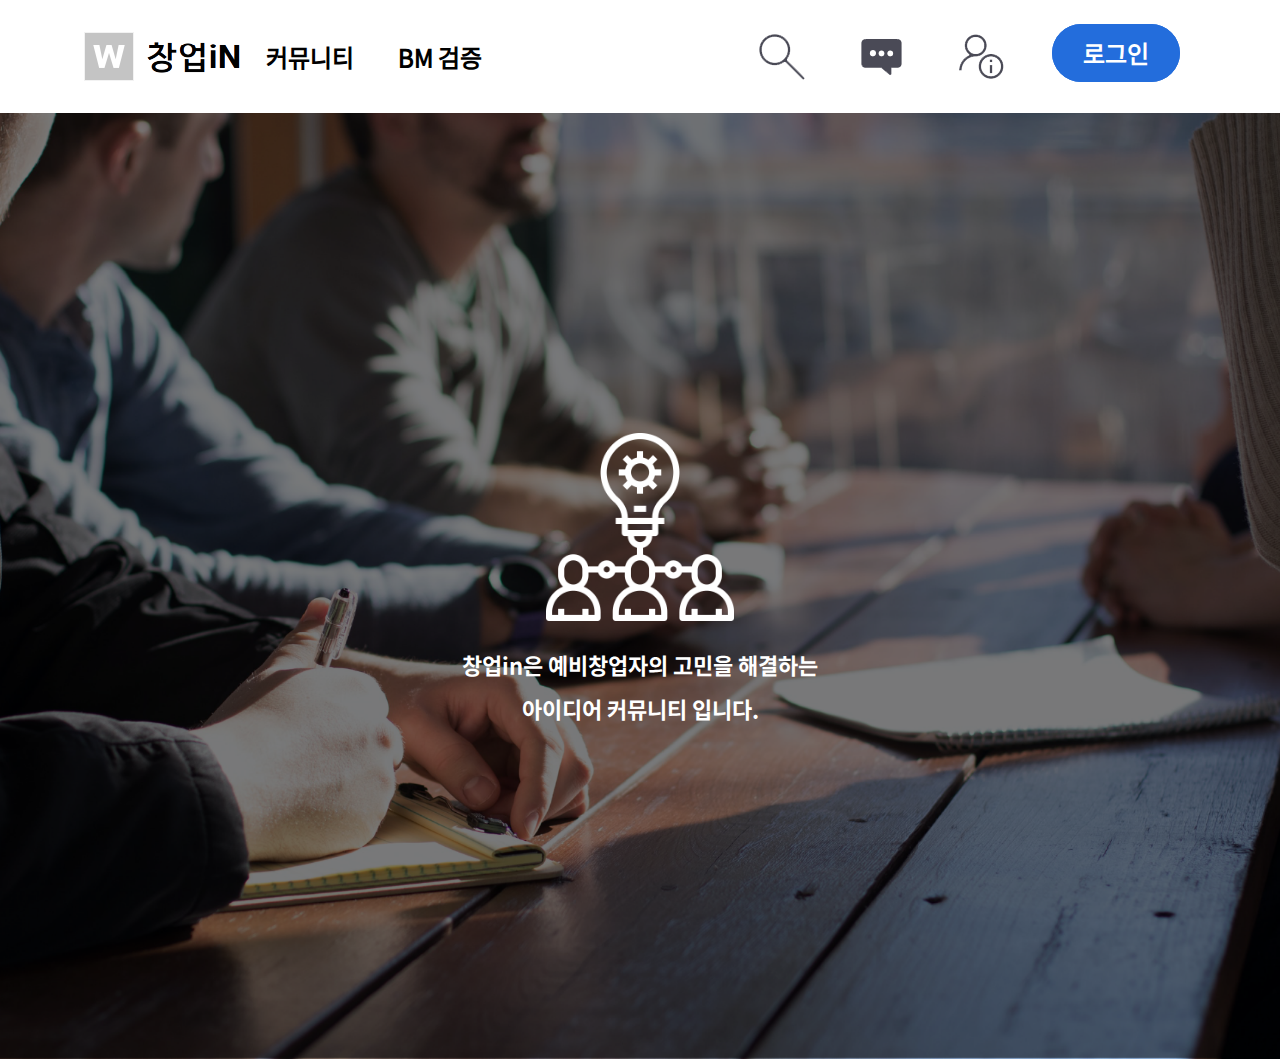
<file: index.html>
<!DOCTYPE html>
<html lang="en">

<head>
  <title>Expert &mdash; Onepage Template by Colorlib</title>
  <meta charset="utf-8">
  <meta name="viewport" content="width=device-width, initial-scale=1, shrink-to-fit=no">

  <link href="https://fonts.googleapis.com/css?family=Oswald:400,700|Muli:300,400,700,900" rel="stylesheet">

  <link rel="stylesheet" href="fonts/icomoon/style.css">

  <link rel="stylesheet" href="css/bootstrap.min.css">
  <link rel="stylesheet" href="css/jquery-ui.css">
  <link rel="stylesheet" href="css/owl.carousel.min.css">
  <link rel="stylesheet" href="css/owl.theme.default.min.css">
  <link rel="stylesheet" href="css/owl.theme.default.min.css">

  <link rel="stylesheet" href="css/jquery.fancybox.min.css">

  <link rel="stylesheet" href="css/bootstrap-datepicker.css">

  <link rel="stylesheet" href="fonts/flaticon/font/flaticon.css">

  <link rel="stylesheet" href="css/aos.css">

  <link rel="stylesheet" href="css/style.css">

</head>

<body data-spy="scroll" data-target=".site-navbar-target" data-offset="300">
  <div class="site-wrap">
    <div class="site-mobile-menu site-navbar-target">
      <div class="site-mobile-menu-header">
        <div class="site-mobile-menu-close mt-3">
          <span class="icon-close2 js-menu-toggle"></span>
        </div>
      </div>
      <div class="site-mobile-menu-body"></div>
    </div>


    <header class="site-navbar py-4 js-sticky-header site-navbar-target" role="banner">

      <div class="container-fluid">
        <div class="d-flex align-items-center">
          <div class="site-logo">
            <a href="index.html" class="text-uppercase">
              <img src="images/logo.png" alt="창업IN_로고">
            </a>
          </div>
          <div>
            <nav class="site-navigation position-relative text-right" role="navigation">
              <ul class="site-menu main-menu js-clone-nav mr-auto d-none d-xl-block">
                <li><a href="#home-section" class="nav-link">커뮤니티</a></li>
                <li><a href="#work-section" class="nav-link">BM 검증</a></li>
              </ul>
            </nav>
          </div>
          <div class="ml-auto">
            <nav class="site-navigation position-relative text-right" role="navigation">
              <ul class="site-menu main-menu site-menu-dark js-clone-nav mr-auto d-none d-xl-block">
                <li>
                  <a href="#pricing-section" class="nav-link">
                    <img src="images/icon/ico_search.png" alt="검색아이콘">
                  </a>
                </li>
                <li>
                  <a href="#pricing-section" class="nav-link">
                    <img src="images/icon/ico_talk.png" alt="채팅아이콘">
                  </a>
                </li>
                <li>
                  <a href="#pricing-section" class="nav-link">
                    <img src="images/icon/ico_user.png" alt="회원아이콘">
                  </a>
                </li>
                <li class="cta">
                  <a class="nav-link">
                    <span class="border bg-danger rounded text-white border-danger">로그인</span>
                  </a>
                </li>
              </ul>
            </nav>
            <a href="#" class="d-inline-block d-xl-none site-menu-toggle js-menu-toggle float-right">
              <span class="icon-menu h3"></span>
            </a>
          </div>
        </div>
      </div>

    </header>

    <!-- header   -->


    <!-- section -->

    <section>
      <main class="main">
        <div class="container-fluid">
          <div class="row">
            <div class="col-md-12 intro--section text-center">
              <img src="images/icon/main_user.png" alt="메인아이콘">
              <h2>창업in은 예비창업자의 고민을 해결하는<br>아이디어 커뮤니티 입니다.</h2>
            </div>
          </div>
        </div>
      </main>

    </section>


    <!-- 로그인 팝업 -->
    <div class="login-popup">
      <div class="container">
        <div class="row text-center justify-content-center">
          <div class="col-12 login-wrap">
            <div class="login-close">
              <a>
                <img src="images/icon/ico_close.png" alt="닫기">
              </a>
            </div>
            <div class="col-12 login-title">
              <h2>로그인</h2>
            </div>
            <div class="col-12 login-ment">
              <p>SNS계정으로 간편하게 로그인하세요</p>
            </div>
            <div class="col-12 login-btn">
              <button type="button">카카오톡 ID로 로그인</button>
            </div>
          </div>
        </div>
      </div>
    </div>
  </div>
  <!-- .site-wrap -->

  <script src="js/jquery-3.3.1.min.js"></script>
  <script src="js/jquery-ui.js"></script>
  <script src="js/bootstrap.min.js"></script>
  <script src="js/jquery.easing.1.3.js"></script>
  <script src="js/aos.js"></script>
  <script src="js/jquery.fancybox.min.js"></script>
  <script src="js/jquery.waypoints.min.js"></script>
  <script src="js/jquery.animateNumber.min.js"></script>
  <script src="js/jquery.sticky.js"></script>
  <!-- <script src="js/owl.carousel.min.js"></script> -->
  <script src="js/swiper-bundle.min.js"></script>
  <script src="js/chart.js"></script>
  <script src="js/main.js"></script>


</body>

</html>
</file>
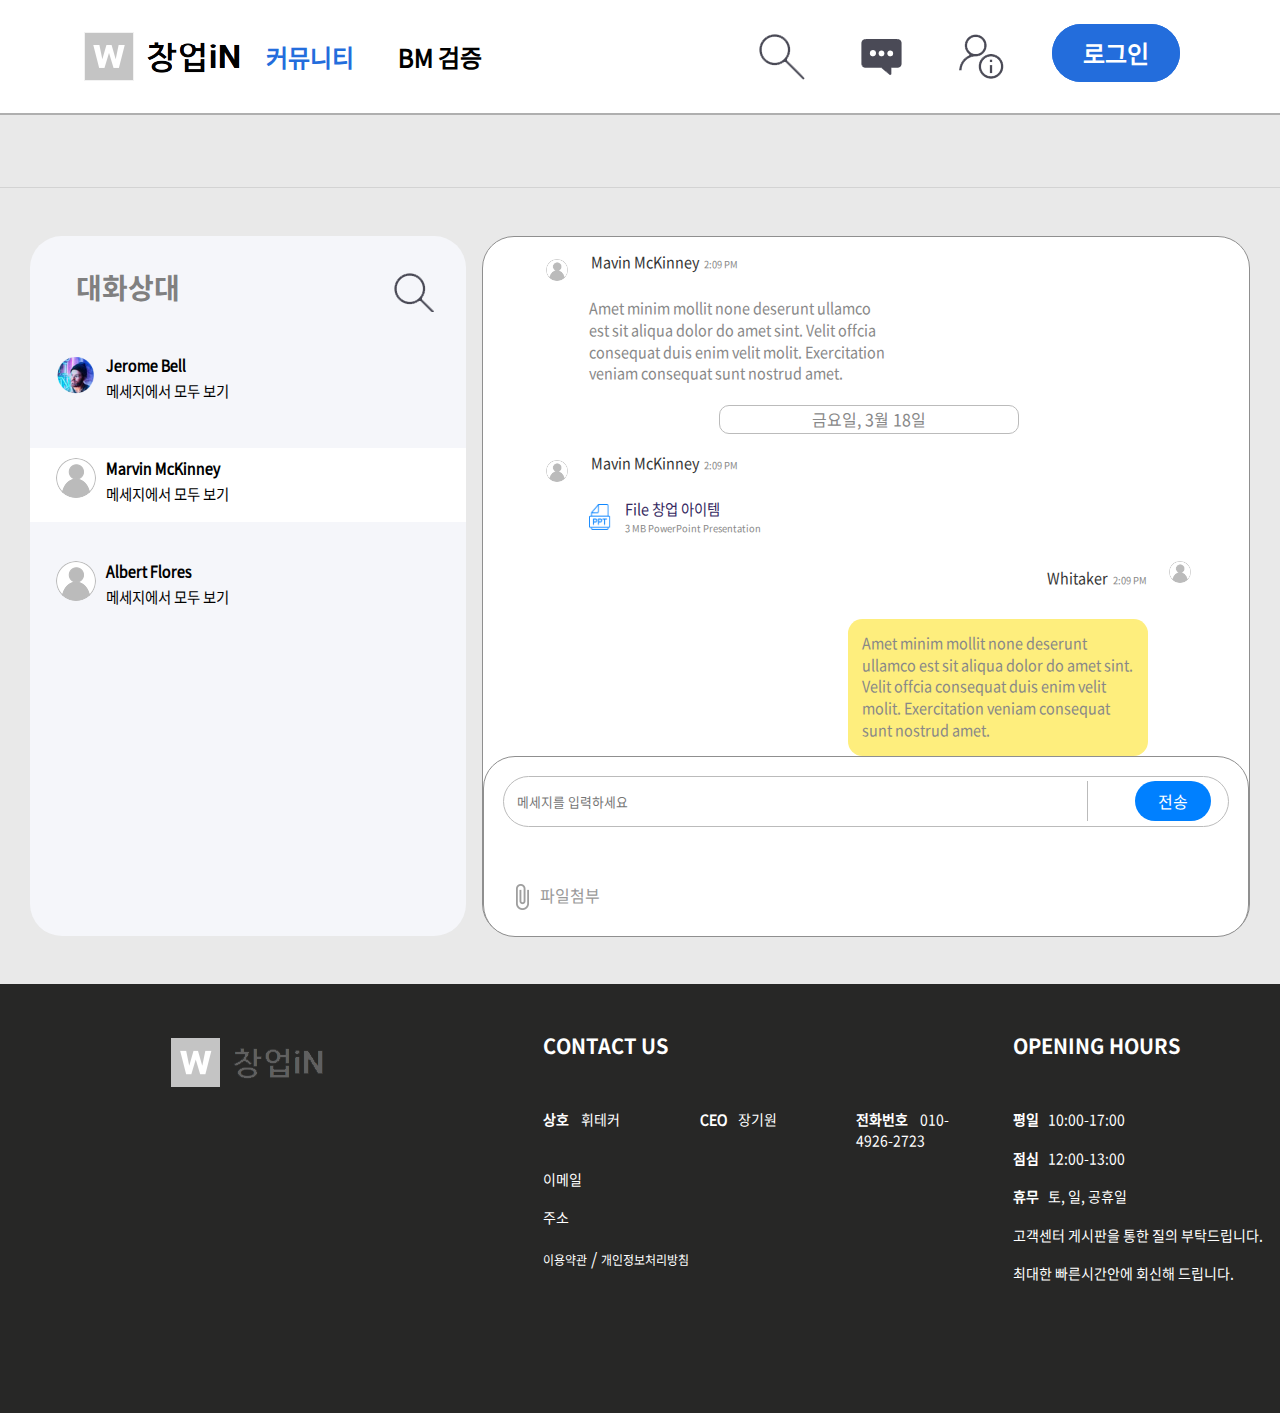
<file: chat.html>
<!DOCTYPE html>
<html lang="en">

<head>
  <title>Expert &mdash; Onepage Template by Colorlib</title>
  <meta charset="utf-8">
  <meta name="viewport" content="width=device-width, initial-scale=1, shrink-to-fit=no">

  <link href="https://fonts.googleapis.com/css?family=Oswald:400,700|Muli:300,400,700,900" rel="stylesheet">

  <link rel="stylesheet" href="fonts/icomoon/style.css">

  <link rel="stylesheet" href="css/bootstrap.min.css">
  <link rel="stylesheet" href="css/jquery-ui.css">
  <link rel="stylesheet" href="css/owl.carousel.min.css">
  <link rel="stylesheet" href="css/owl.theme.default.min.css">
  <link rel="stylesheet" href="css/owl.theme.default.min.css">

  <link rel="stylesheet" href="css/jquery.fancybox.min.css">

  <link rel="stylesheet" href="css/bootstrap-datepicker.css">

  <link rel="stylesheet" href="fonts/flaticon/font/flaticon.css">
  <link rel="stylesheet" href="https://pro.fontawesome.com/releases/v5.10.0/css/all.css">

  <link rel="stylesheet" href="css/aos.css">

  <link rel="stylesheet" href="css/style.css">
</head>

<body data-spy="scroll" data-target=".site-navbar-target" data-offset="300">



  <div class="site-wrap">

    <div class="site-mobile-menu site-navbar-target">
      <div class="site-mobile-menu-header">
        <div class="site-mobile-menu-close mt-3">
          <span class="icon-close2 js-menu-toggle"></span>
        </div>
      </div>
      <div class="site-mobile-menu-body"></div>
    </div>


    <header class="site-navbar py-4 js-sticky-header site-navbar-target" role="banner">

      <div class="container-fluid">
        <div class="d-flex align-items-center">
          <div class="site-logo">
            <a href="index.html" class="text-uppercase">
              <img src="images/logo.png" alt="창업IN_로고">
            </a>
          </div>
          <div>
            <nav class="site-navigation position-relative text-right" role="navigation">
              <ul class="site-menu main-menu js-clone-nav mr-auto d-none d-xl-block">
                <li><a href="#home-section" class="nav-link active-b">커뮤니티</a></li>
                <li><a href="#work-section" class="nav-link">BM 검증</a></li>
              </ul>
            </nav>
          </div>
          <div class="ml-auto">
            <nav class="site-navigation position-relative text-right" role="navigation">
              <ul class="site-menu main-menu site-menu-dark js-clone-nav mr-auto d-none d-xl-block">
                <li>
                  <a href="#pricing-section" class="nav-link">
                    <img src="images/icon/ico_search.png" alt="검색아이콘">
                  </a>
                </li>
                <li>
                  <a href="#pricing-section" class="nav-link">
                    <img src="images/icon/ico_talk.png" alt="채팅아이콘">
                  </a>
                </li>
                <li>
                  <a href="#pricing-section" class="nav-link">
                    <img src="images/icon/ico_user.png" alt="회원아이콘">
                  </a>
                </li>
                <li class="cta"><a href="#contact-section" class="nav-link"><span
                      class="border bg-danger rounded text-white border-danger">로그인</span></a></li>
              </ul>
            </nav>
            <a href="#" class="d-inline-block d-xl-none site-menu-toggle js-menu-toggle float-right"><span
                class="icon-menu h3"></span></a>
          </div>
        </div>
      </div>

    </header>

    <!-- header   -->


    <!-- section -->

    <section>
      <div class="sub-nav">
        <div class="container-fluid sub-nav-wrap">
          <div class="row">

          </div>
        </div>
      </div>
      <main class="chat--section">
        <div id="frame">
          <div id="sidepanel">
            <div id="search">
              <label for=""><i></i></label>
              <input type="text" placeholder="대화상대" />
            </div>
            <div id="contacts"> 
              <ul>
                <li class="contact">
                  <div class="wrap">
                    <img src="images/chat-profile.png" alt="채팅프로필" />
                    <div class="meta">
                      <p class="name">Jerome Bell</p>
                      <p class="preview">메세지에서 모두 보기</p>
                    </div>
                  </div>
                </li>
                <li class="contact active">
                  <div class="wrap">
                    <img src="images/user-profile-none.png" alt="채팅프로필" />
                    <div class="meta">
                      <p class="name">Marvin McKinney</p>
                      <p class="preview">메세지에서 모두 보기</p>
                    </div>
                  </div>
                </li>
                <li class="contact">
                  <div class="wrap">
                    <img src="images/user-profile-none.png" alt="채팅프로필" />
                    <div class="meta">
                      <p class="name">Albert Flores</p>
                      <p class="preview">메세지에서 모두 보기</p>
                    </div>
                  </div>
                </li>
              </ul>
            </div>
          </div>
          <div class="content">
            <div class="messages">
              <ul>
                <li class="chat-day">
                  <div class="chat-day-conts">
                    <p>목요일, 3월 17일</p>
                  </div>
                </li>
                <li class="sent">
                  <img src="images/user-profile-none.png" alt="채팅프로필" />
                  <p class="d-flex chat-name">Mavin McKinney<span>2:09 PM</span></p>
                  <div class="chat-content">
                      <div class="d-flex">
                        <img src="images/icon/chat-icon.png" alt="이미지" class="file-icon">
                        <a href="#" class="chat-content-info">
                          <p class="file-title">창업 사업계획서.pdf</p>
                          <p class="file-info">38 MB Zip</p>
                        </a>
                      </div>
                  </div>
                </li>
                <li class="sent">
                  <img src="images/user-profile-none.png" alt="채팅프로필" />
                  <p class="d-flex chat-name">Mavin McKinney<span>2:09 PM</span></p>
                  <div class="chat-content">
                    <p>Amet minim mollit none deserunt ullamco est sit aliqua dolor do amet sint. Velit offcia consequat duis enim velit molit. Exercitation veniam consequat sunt nostrud amet.</p>
                  </div>
                </li>
                <li class="chat-day">
                  <div class="chat-day-conts">
                    <p>금요일, 3월 18일</p>
                  </div>
                </li>
                <li class="sent">
                  <img src="images/user-profile-none.png" alt="채팅프로필" />
                  <p class="d-flex chat-name">Mavin McKinney<span>2:09 PM</span></p>
                  <div class="chat-content">
                      <div class="d-flex align-items-center">
                        <img src="images/icon/ppt.png" alt="이미지" class="ppt-icon">
                        <a href="#" class="chat-content-info">
                          <p class="file-title">File  창업 아이템</p>
                          <p class="file-info">3 MB  PowerPoint Presentation</p>
                        </a>
                      </div>
                  </div>
                </li>
                <li class="replies">
                  <img src="images/user-profile-none.png" alt="채팅프로필" />
                  <p class="d-flex chat-name">Whitaker<span>2:09 PM</span></p>
                  <div class="clear-fix"></div>
                  <div class="chat-content">
                    <p>Amet minim mollit none deserunt ullamco est sit aliqua dolor do amet sint. Velit offcia consequat duis enim velit molit. Exercitation veniam consequat sunt nostrud amet.</p>
                  </div>
                </li>
              </ul>
            </div>
            <div class="message-input">
              <div class="wrap">
              <label for="">
                <input type="text" placeholder="메세지를 입력하세요" />
                <i></i>
                <button class="submit">전송</button>
              </label>
            </div>
            <div for class="d-flex content-submit">
              <label for=""><i></i>파일첨부</label>
              <input type="file" id="input-file" class="upload-hidden">
            </div>
          </div>
        </div>
        
      </main>

    </section>




















    <footer class="footer-section bg-light">
      <div class="container-fluid">
        <div class="row">
          <div class="col-md-4">
            <div class="row">
              <div class="col-md-12">
                <a href="#">
                  <img src="images/foot-logo.png" alt="창업IN_푸터로고">
                </a>
              </div>
            </div>
          </div>

          <div class="col-md-5 ml-auto">
            <h3>CONTACT US</h3>
            <ul class="list-unstyled footer-links">
              <li>
                <div class="row">
                  <div class="col-lg-4 col-6">
                    <p><b>상호</b> 휘테커</p>
                  </div>
                  <div class="col-lg-4 col-6">
                    <p><b>CEO</b> 장기원</p>
                  </div>
                  <div class="col-lg-4 col-6">
                    <p><b>전화번호</b> 010-4926-2723</p>
                  </div>
                </div>
              </li>
              <li>
                <div class="row">
                  <div class="col">
                    <p>이메일</p>
                  </div>
                </div>
              </li>
              <li>
                <div class="row">
                  <div class="col">
                    <p>주소</p>
                  </div>
                </div>
              </li>
              <li>
                <div class="row">
                  <div class="col">
                    <a href="#">이용약관</a> / <a href="#">개인정보처리방침</a>
                  </div>
                </div>
              </li>
            </ul>
          </div>

          <div class="col-md-3 opening">
            <h3>OPENING HOURS</h3>
            <div class="row">
              <div class="col">
                <p><b>평일</b>10:00-17:00</p>
              </div>
            </div>
            <div class="row">
              <div class="col">
                <p><b>점심</b>12:00-13:00</p>
              </div>
            </div>
            <div class="row">
              <div class="col">
                <p><b>휴무</b>토, 일, 공휴일</p>
              </div>
            </div>
            <div class="row">
              <div class="col">
                <p>고객센터 게시판을 통한 질의 부탁드립니다.</p>
                <p>최대한 빠른시간안에 회신해 드립니다.</p>
              </div>
            </div>
          </div>

        </div>


      </div>
    </footer>
    <!-- footer  -->


  </div>
  <!-- .site-wrap -->

  <script src="js/jquery-3.3.1.min.js"></script>
  <script src="js/jquery-ui.js"></script>
  <script src="js/bootstrap.min.js"></script>
  <script src="js/jquery.easing.1.3.js"></script>
  <script src="js/aos.js"></script>
  <script src="js/jquery.fancybox.min.js"></script>
  <script src="js/jquery.waypoints.min.js"></script>
  <script src="js/jquery.animateNumber.min.js"></script>
  <script src="js/jquery.sticky.js"></script>
  <!-- <script src="js/owl.carousel.min.js"></script> -->
  <script src="js/swiper-bundle.min.js"></script>
  <script src="js/chart.js"></script>
  <script src="js/main.js"></script>


</body>

</html>
</file>
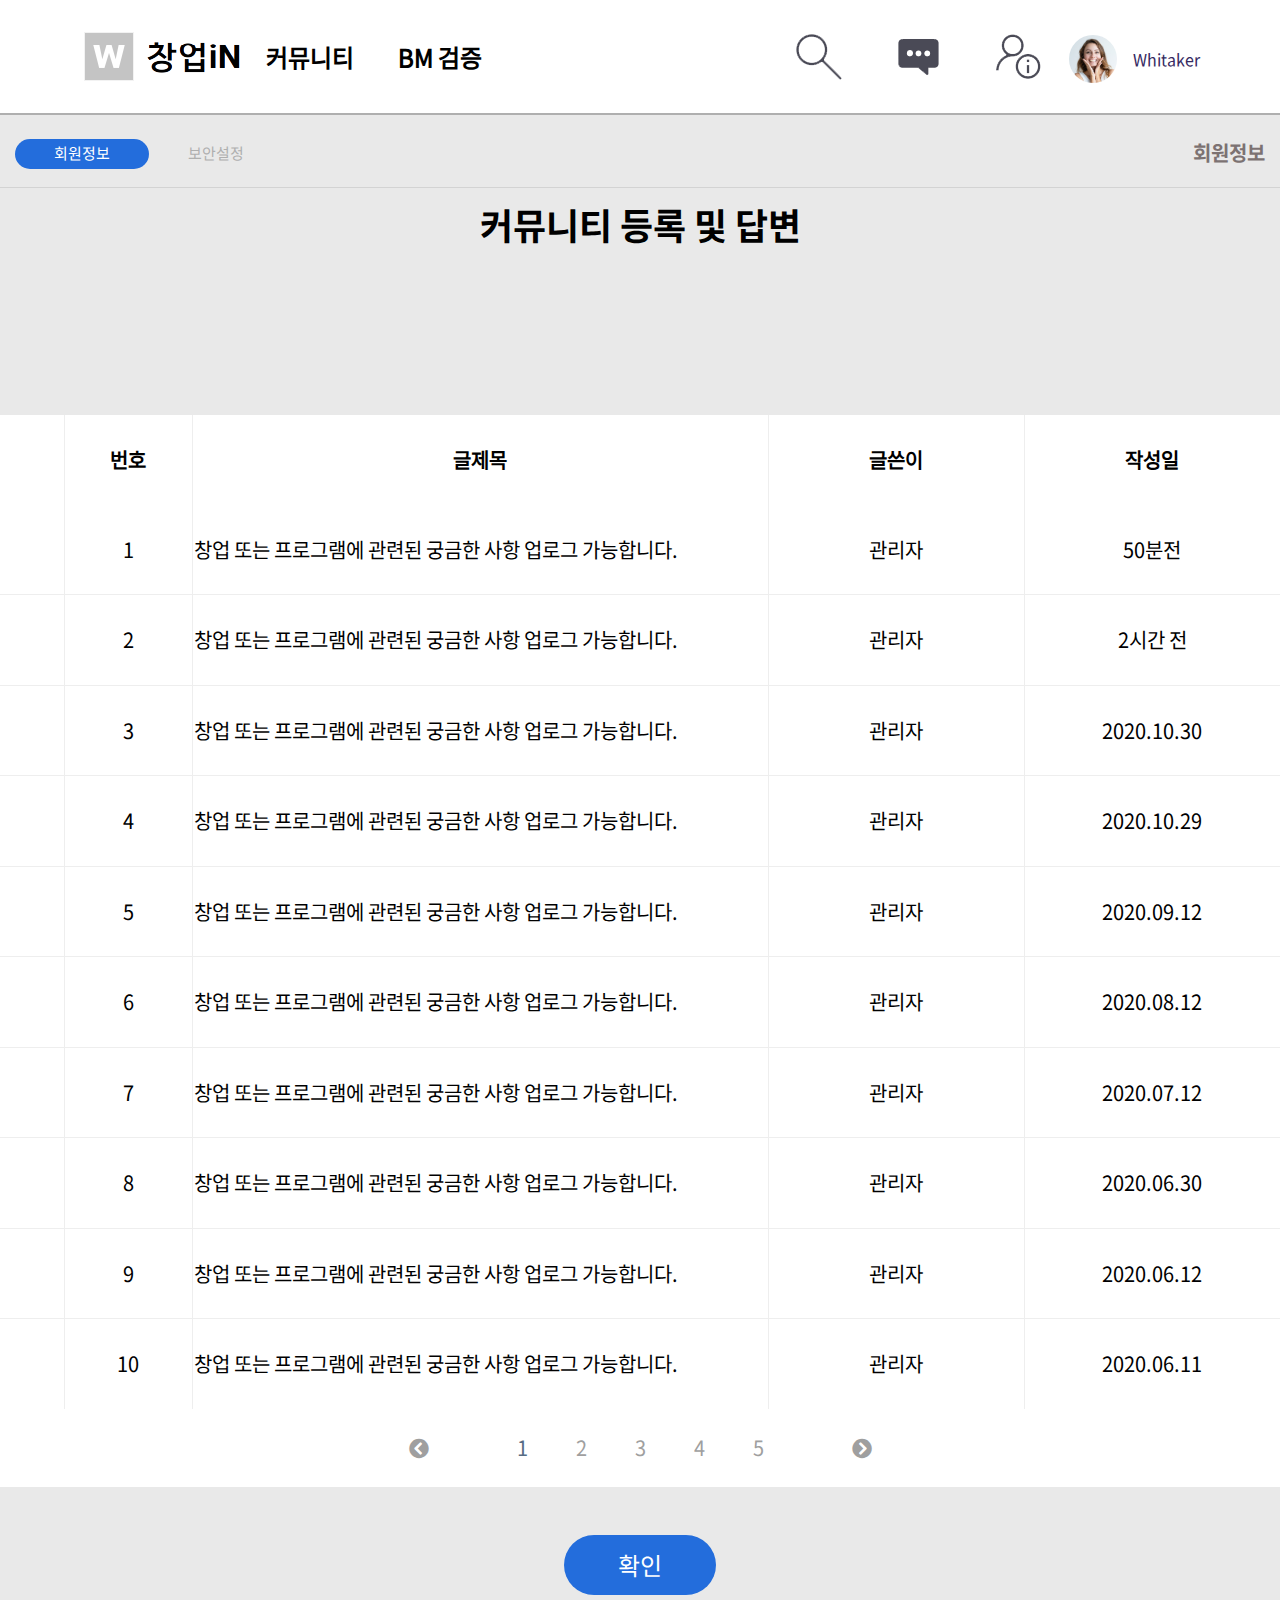
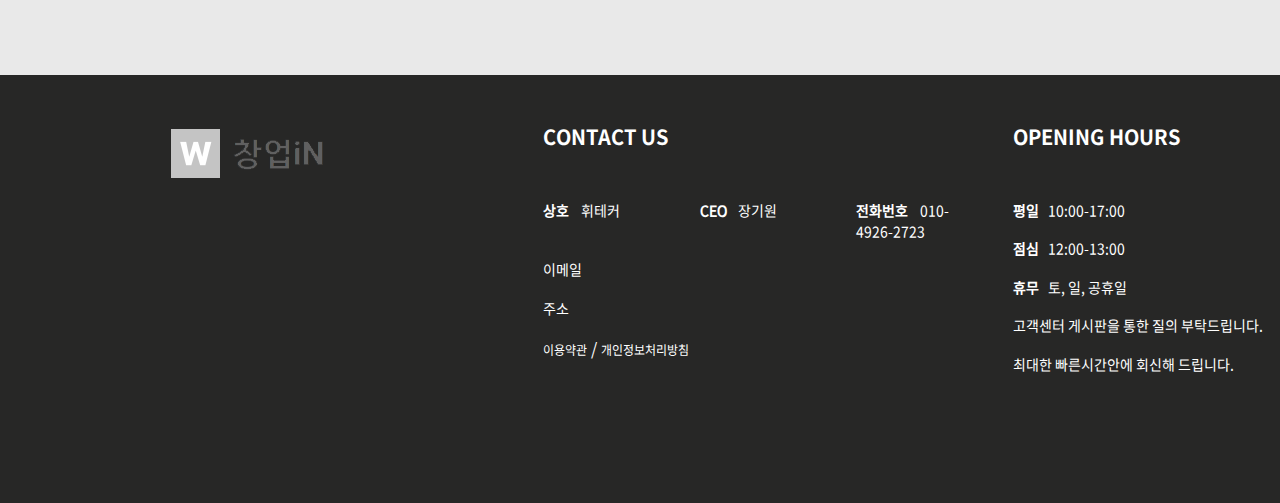
<file: community.html>
<!DOCTYPE html>
<html lang="en">
  <head>
    <title>Expert &mdash; Onepage Template by Colorlib</title>
    <meta charset="utf-8">
    <meta name="viewport" content="width=device-width, initial-scale=1, shrink-to-fit=no">
    
    <link href="https://fonts.googleapis.com/css?family=Oswald:400,700|Muli:300,400,700,900" rel="stylesheet">

    <link rel="stylesheet" href="fonts/icomoon/style.css">

    <link rel="stylesheet" href="css/bootstrap.min.css">
    <link rel="stylesheet" href="css/jquery-ui.css">
    <!-- <link rel="stylesheet" href="css/owl.carousel.min.css">
    <link rel="stylesheet" href="css/owl.theme.default.min.css">
    <link rel="stylesheet" href="css/owl.theme.default.min.css"> -->

    <link rel="stylesheet" href="css/swiper-bundle.min.css">

    <link rel="stylesheet" href="css/jquery.fancybox.min.css">

    <link rel="stylesheet" href="css/bootstrap-datepicker.css">

    <link rel="stylesheet" href="fonts/flaticon/font/flaticon.css">

    <link rel="stylesheet" href="css/aos.css">

    <link rel="stylesheet" href="css/slick.css">
    <link rel="stylesheet" href="css/slick-theme.css">

    <link rel="stylesheet" href="https://pro.fontawesome.com/releases/v5.10.0/css/all.css">

    <link rel="stylesheet" href="css/style.css">
    
  </head>
  <body data-spy="scroll" data-target=".site-navbar-target" data-offset="300">
  


  <div class="site-wrap">

    <div class="site-mobile-menu site-navbar-target">
      <div class="site-mobile-menu-header">
        <div class="site-mobile-menu-close mt-3">
          <span class="icon-close2 js-menu-toggle"></span>
        </div>
      </div>
      <div class="site-mobile-menu-body"></div>
    </div>
   
    
    <header class="site-navbar py-4 js-sticky-header site-navbar-target" role="banner">
      
      <div class="container-fluid">
        <div class="d-flex align-items-center">
          <div class="site-logo">
            <a href="index.html" class="text-uppercase">
              <img src="images/logo.png" alt="창업IN_로고">
            </a>
          </div>
          <div>
            <nav class="site-navigation position-relative text-right" role="navigation">
              <ul class="site-menu main-menu js-clone-nav mr-auto d-none d-xl-block">
                <li><a href="#home-section" class="nav-link">커뮤니티</a></li>
                <li><a href="#work-section" class="nav-link">BM 검증</a></li>                
              </ul>
            </nav>
          </div>
          <div class="ml-auto">
            <nav class="site-navigation position-relative text-right" role="navigation">
              <ul class="site-menu main-menu site-menu-dark js-clone-nav mr-auto d-none d-xl-block">
                <li>
                  <a href="#pricing-section" class="nav-link">
                    <img src="images/icon/ico_search.png" alt="검색아이콘">
                  </a>
                </li>
                <li>
                  <a href="#pricing-section" class="nav-link">
                    <img src="images/icon/ico_talk.png" alt="채팅아이콘">
                  </a>
                </li>
                <li>
                  <a href="#pricing-section" class="nav-link">
                    <img src="images/icon/ico_user.png" alt="회원아이콘">
                  </a>
                </li>
                <li class="dropdown" id="dropdown">
                  <div class="user-content d-flex align-items-center dropdown">
                    <div class="user-img">
                      <img src="images/person_1.jpg" alt="사진">
                    </div>
                    <div class="user-text"> <a href="#" class="dropbox"> Whitaker</a></div>
                  </div>

                  <div class="dropdown-content">
                    <div class="row user-info-content align-items-center">
                      <div class="col-4 user-icon text-center">
                        <img src="images/user-profile-none.png" alt="사용자 아이콘">
                      </div>
                      <div class="col-8 user-info text-left">
                        <div class="d-flex align-items-center">
                          <h3 class="">Whitaker<span> 님</span></h3>
                          <button type="button">로그아웃</button>
                        </div>
                        <div class="user-interest">
                          <p>창업 관심 분야</p>
                          <ul class="d-flex align-items-center">
                            <li>
                              <img src="images/icon/fd-moniter.png" alt="IT">
                            </li>
                            <li>
                              <img src="images/icon/fd-education.png" alt="교육">
                            </li>
                          </ul>
                        </div>

                      </div>
                    </div>
                    <div class="row user-btn-wrap">
                      <div class="col-6 btn-wrap">
                        <a href="#">내 정보</a>
                      </div>
                      <div class="col-6 btn-wrap">
                        <a href="#">가입한 모임</a>
                      </div>
                    </div>
                  </div>
                </li>
              </ul>
            </nav>
            <a href="#" class="d-inline-block d-xl-none site-menu-toggle js-menu-toggle float-right"><span class="icon-menu h3"></span></a>
            
          </div>

        </div>
    </div>
</header>

<!-- header   -->


    <!-- section -->

    <section>
        <div class="sub-nav">
            <div class="container-fluid sub-nav-wrap">
                <div class="row">
                    <div class="flex-box">
                        <a href="#" class="on">회원정보</a>
                        <a href="#">보안설정</a>
                    </div>
                    <div class="user-info">
                        <a href="#">회원정보</a>
                    </div>
                </div>
            </div>
        </div>
        <main class="community--section">
            <div class="container">
                <div class="row">
                    <div class="col-12 text-center community-title">
                        <h1>커뮤니티 등록 및 답변</h1>
                    </div>
                </div>
            </div>
            <div class="w1400">
                <div class="community-table">
                    <table>
                        <colgroup>
                            <col width="5%">
                            <col width="10%">
                            <col width="45%">
                            <col width="20%">
                            <col width="20%">
                        </colgroup>
                        <thead>
                            <tr>
                                <th></th>
                                <th>번호</th>
                                <th>글제목</th>
                                <th class="none-540">글쓴이</th>
                                <th>작성일</th>
                            </tr>
                        </thead>
                        <tbody>
                            <tr>
                                <td></td>
                                <td>1</td>
                                <td>창업 또는 프로그램에 관련된 궁금한 사항 업로그 가능합니다.</td>
                                <td class="none-540">관리자</td>
                                <td>50분전</td>
                            </tr>
                            <tr>
                                <td></td>
                                <td>2</td>
                                <td>창업 또는 프로그램에 관련된 궁금한 사항 업로그 가능합니다.</td>
                                <td class="none-540">관리자</td>
                                <td>2시간 전</td>
                            </tr>
                            <tr>
                                <td></td>
                                <td>3</td>
                                <td>창업 또는 프로그램에 관련된 궁금한 사항 업로그 가능합니다.</td>
                                <td class="none-540">관리자</td>
                                <td>2020.10.30</td>
                            </tr>
                            <tr>
                                <td></td>
                                <td>4</td>
                                <td>창업 또는 프로그램에 관련된 궁금한 사항 업로그 가능합니다.</td>
                                <td class="none-540">관리자</td>
                                <td>2020.10.29</td>
                            </tr>
                            <tr>
                                <td></td>
                                <td>5</td>
                                <td>창업 또는 프로그램에 관련된 궁금한 사항 업로그 가능합니다.</td>
                                <td class="none-540">관리자</td>
                                <td>2020.09.12</td>
                            </tr>
                            <tr>
                                <td></td>
                                <td>6</td>
                                <td>창업 또는 프로그램에 관련된 궁금한 사항 업로그 가능합니다.</td>
                                <td class="none-540">관리자</td>
                                <td>2020.08.12</td>
                            </tr>
                            <tr>
                                <td></td>
                                <td>7</td>
                                <td>창업 또는 프로그램에 관련된 궁금한 사항 업로그 가능합니다.</td>
                                <td class="none-540">관리자</td>
                                <td>2020.07.12</td>
                            </tr>
                            <tr>
                                <td></td>
                                <td>8</td>
                                <td>창업 또는 프로그램에 관련된 궁금한 사항 업로그 가능합니다.</td>
                                <td class="none-540">관리자</td>
                                <td>2020.06.30</td>
                            </tr>
                            <tr>
                                <td></td>
                                <td>9</td>
                                <td>창업 또는 프로그램에 관련된 궁금한 사항 업로그 가능합니다.</td>
                                <td class="none-540">관리자</td>
                                <td>2020.06.12</td>
                            </tr>
                            <tr>
                                <td></td>
                                <td>10</td>
                                <td>창업 또는 프로그램에 관련된 궁금한 사항 업로그 가능합니다.</td>
                                <td class="none-540">관리자</td>
                                <td>2020.06.11</td>
                            </tr>
                        </tbody>
                    </table>
                    <div class="page-number">
                        <ul>
                            <li>
                                <a href="#" class="prev">
                                    <i class="fas fa-chevron-circle-left"></i>
                                </a>
                            </li>
                            <li class="on">
                                <a href="#">1</a>
                            </li>
                            <li>
                                <a href="#">2</a>
                            </li>
                            <li>
                                <a href="#">3</a>
                            </li>
                            <li>
                                <a href="#">4</a>
                            </li>
                            <li>
                                <a href="#">5</a>
                            </li>
                            <li>
                                <a href="#" class="next">
                                    <i class="fas fa-chevron-circle-right"></i>
                                </a>
                            </li>
                        </ul>
                    </div>
                </div>
            </div>
            <div class="container">
                <div class="row">
                    <div class="col-12 text-center community-btn">
                        <button type="button" class="btn btn-primary">확인</button>
                    </div>
                </div>
            </div>
        </main>
    </section>

  






  








  
     
    <footer class="footer-section bg-light">
      <div class="container-fluid">
        <div class="row">
          <div class="col-md-4">
            <div class="row">
              <div class="col-md-12">
                <a href="#">
                  <img src="images/foot-logo.png" alt="창업IN_푸터로고">
                </a>
              </div>
            </div>
          </div>

          <div class="col-md-5 ml-auto">
            <h3>CONTACT US</h3>
            <ul class="list-unstyled footer-links">
              <li>
                <div class="row">
                  <div class="col-lg-4 col-6">
                    <p><b>상호</b> 휘테커</p>
                  </div>
                  <div class="col-lg-4 col-6">
                    <p><b>CEO</b> 장기원</p>
                  </div>
                  <div class="col-lg-4 col-6">
                    <p><b>전화번호</b> 010-4926-2723</p>
                  </div>
                </div>
              </li>
              <li>
                <div class="row">
                  <div class="col">
                    <p>이메일</p>
                  </div>
                </div>
              </li>
              <li>
                <div class="row">
                  <div class="col">
                    <p>주소</p>
                  </div>
                </div>
              </li>
              <li>
                <div class="row">
                  <div class="col">
                    <a href="#">이용약관</a> / <a href="#">개인정보처리방침</a>
                  </div>
                </div>
              </li>
            </ul>
          </div>

          <div class="col-md-3 opening">
            <h3>OPENING HOURS</h3>
            <div class="row">
              <div class="col">
                <p><b>평일</b>10:00-17:00</p>
              </div>
            </div>
            <div class="row">
              <div class="col">
                <p><b>점심</b>12:00-13:00</p>
              </div>
            </div>
            <div class="row">
              <div class="col">
                <p><b>휴무</b>토, 일, 공휴일</p>
              </div>
            </div>
            <div class="row">
              <div class="col">
                <p>고객센터 게시판을 통한 질의 부탁드립니다.</p>
                <p>최대한 빠른시간안에 회신해 드립니다.</p>
              </div>
            </div>
          </div>

        </div>


      </div>
    </footer>
<!-- footer  -->
  
    
  </div> 
  <!-- .site-wrap -->

  <script src="js/jquery-3.3.1.min.js"></script>
  <script src="js/jquery-ui.js"></script>
  <script src="js/bootstrap.min.js"></script>
  <script src="js/jquery.easing.1.3.js"></script>
  <script src="js/aos.js"></script>
  <script src="js/jquery.fancybox.min.js"></script>
  <script src="js/jquery.waypoints.min.js"></script>
  <script src="js/jquery.animateNumber.min.js"></script>
  <script src="js/jquery.sticky.js"></script>
  <!-- <script src="js/owl.carousel.min.js"></script> -->
  <script src="js/swiper-bundle.min.js"></script>
  <script src="js/chart.js"></script>
  <script src="js/main.js"></script>
    
  
  </body>
</html>
</file>
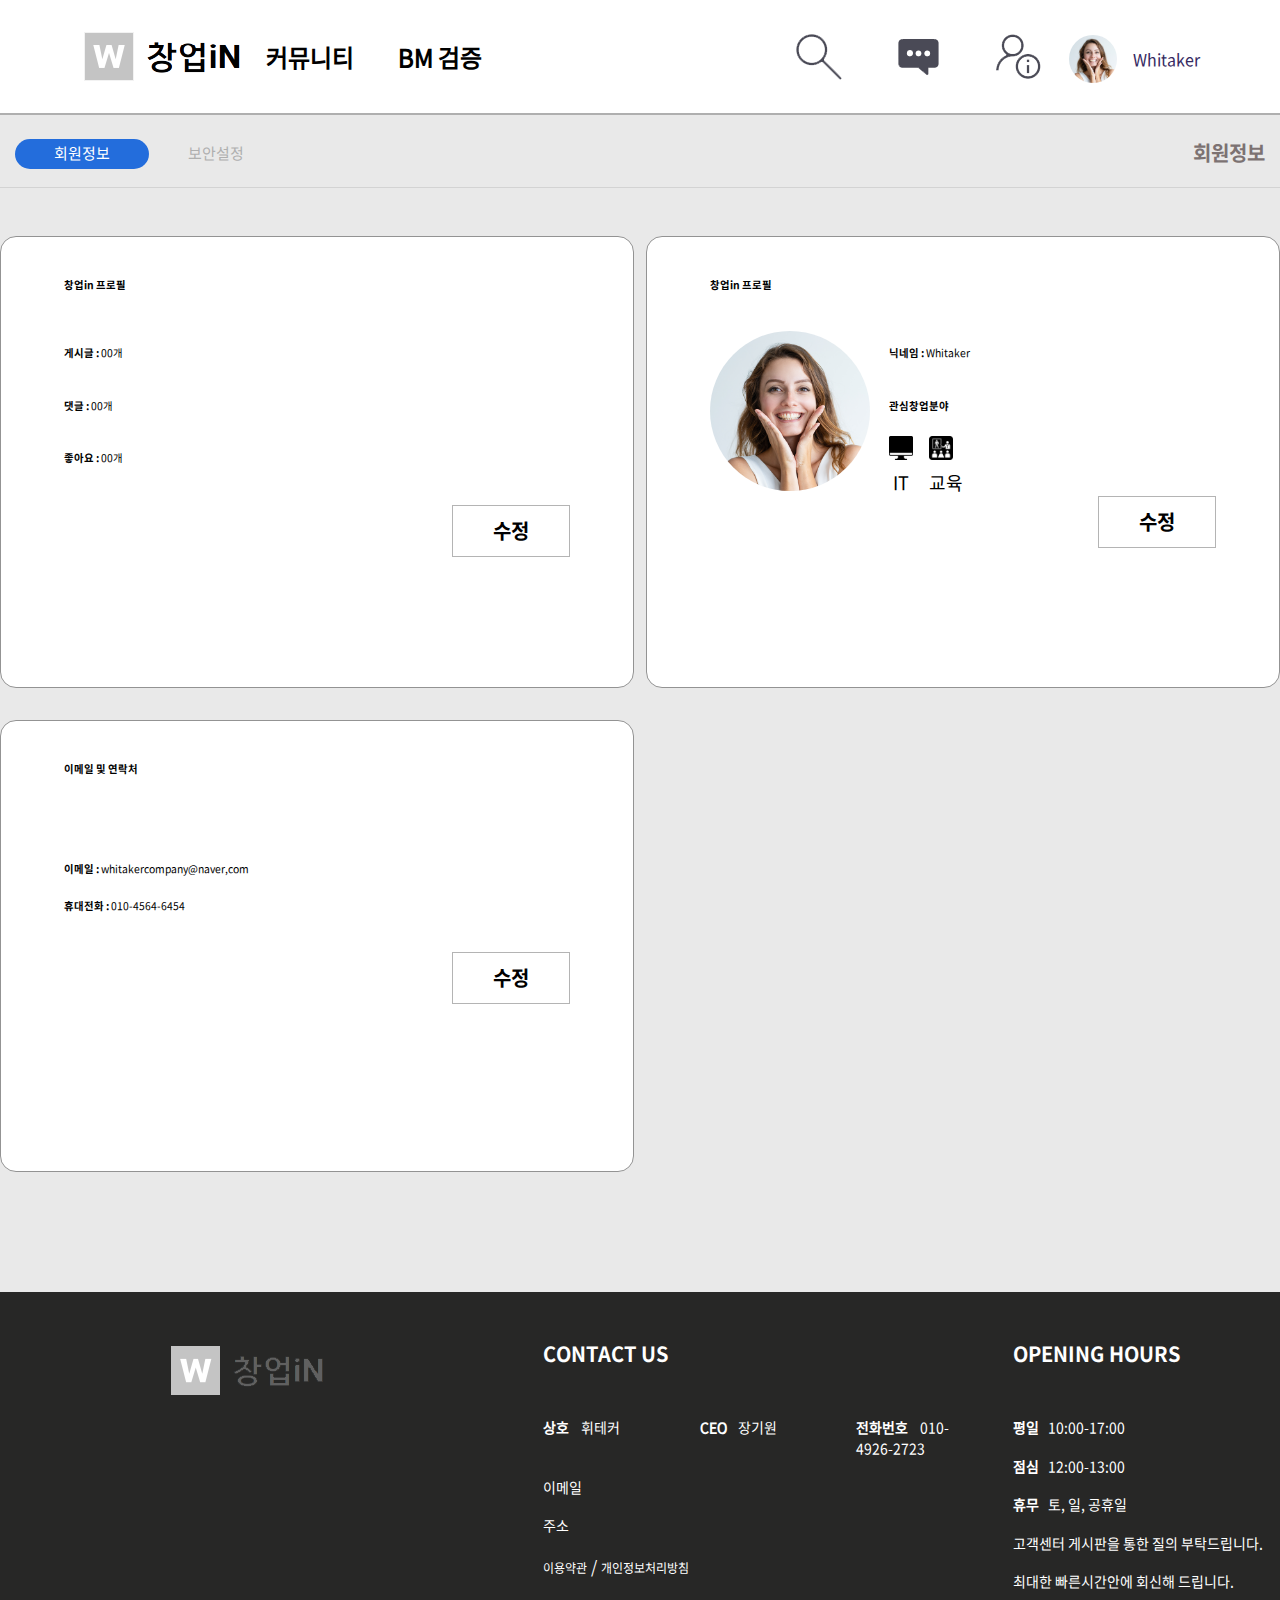
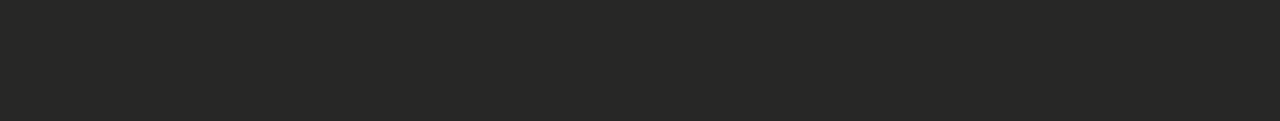
<file: edit-profile.html>
<!DOCTYPE html>
<html lang="en">
  <head>
    <title>Expert &mdash; Onepage Template by Colorlib</title>
    <meta charset="utf-8">
    <meta name="viewport" content="width=device-width, initial-scale=1, shrink-to-fit=no">
    
    <link href="https://fonts.googleapis.com/css?family=Oswald:400,700|Muli:300,400,700,900" rel="stylesheet">

    <link rel="stylesheet" href="fonts/icomoon/style.css">

    <link rel="stylesheet" href="css/bootstrap.min.css">
    <link rel="stylesheet" href="css/jquery-ui.css">
    <!-- <link rel="stylesheet" href="css/owl.carousel.min.css">
    <link rel="stylesheet" href="css/owl.theme.default.min.css">
    <link rel="stylesheet" href="css/owl.theme.default.min.css"> -->

    <link rel="stylesheet" href="css/swiper-bundle.min.css">

    <link rel="stylesheet" href="css/jquery.fancybox.min.css">

    <link rel="stylesheet" href="css/bootstrap-datepicker.css">

    <link rel="stylesheet" href="fonts/flaticon/font/flaticon.css">

    <link rel="stylesheet" href="css/aos.css">

    <link rel="stylesheet" href="css/slick.css">
    <link rel="stylesheet" href="css/slick-theme.css">

    <link rel="stylesheet" href="css/style.css">
    
  </head>
  <body data-spy="scroll" data-target=".site-navbar-target" data-offset="300">
  


  <div class="site-wrap">

    <div class="site-mobile-menu site-navbar-target">
      <div class="site-mobile-menu-header">
        <div class="site-mobile-menu-close mt-3">
          <span class="icon-close2 js-menu-toggle"></span>
        </div>
      </div>
      <div class="site-mobile-menu-body"></div>
    </div>
   
    
    <header class="site-navbar py-4 js-sticky-header site-navbar-target" role="banner">
      
      <div class="container-fluid">
        <div class="d-flex align-items-center">
          <div class="site-logo">
            <a href="index.html" class="text-uppercase">
              <img src="images/logo.png" alt="창업IN_로고">
            </a>
          </div>
          <div>
            <nav class="site-navigation position-relative text-right" role="navigation">
              <ul class="site-menu main-menu js-clone-nav mr-auto d-none d-xl-block">
                <li><a href="#home-section" class="nav-link">커뮤니티</a></li>
                <li><a href="#work-section" class="nav-link">BM 검증</a></li>                
              </ul>
            </nav>
          </div>
          <div class="ml-auto">
            <nav class="site-navigation position-relative text-right" role="navigation">
              <ul class="site-menu main-menu site-menu-dark js-clone-nav mr-auto d-none d-xl-block">
                <li>
                  <a href="#pricing-section" class="nav-link">
                    <img src="images/icon/ico_search.png" alt="검색아이콘">
                  </a>
                </li>
                <li>
                  <a href="#pricing-section" class="nav-link">
                    <img src="images/icon/ico_talk.png" alt="채팅아이콘">
                  </a>
                </li>
                <li>
                  <a href="#pricing-section" class="nav-link">
                    <img src="images/icon/ico_user.png" alt="회원아이콘">
                  </a>
                </li>
                <li class="">
                  <div class="user-content d-flex align-items-center dropdown">
                    <div class="user-img">
                      <img src="images/person_1.jpg" alt="사진">
                    </div>
                    <div class="user-text"> <a href="#" class="dropbox"> Whitaker</a></div>
                  </div>

                  <div class="dropdown-content">
                    <div class="row user-info-content align-items-center">
                      <div class="col-4 user-icon text-center">
                        <img src="images/user-profile-none.png" alt="사용자 아이콘">
                      </div>
                      <div class="col-8 user-info text-left">
                        <div class="d-flex align-items-center">
                          <h3 class="">Whitaker<span> 님</span></h3>
                          <button type="button">로그아웃</button>
                        </div>
                        <div class="user-interest">
                          <p>창업 관심 분야</p>
                          <ul class="d-flex align-items-center">
                            <li>
                              <img src="images/icon/fd-moniter.png" alt="IT">
                            </li>
                            <li>
                              <img src="images/icon/fd-education.png" alt="교육">
                            </li>
                          </ul>
                        </div>

                      </div>
                    </div>
                    <div class="row user-btn-wrap">
                      <div class="col-6 btn-wrap">
                        <a href="#">내 정보</a>
                      </div>
                      <div class="col-6 btn-wrap">
                        <a href="#">가입한 모임</a>
                      </div>
                    </div>
                  </div>
                </li>
              </ul>
            </nav>
            <a href="#" class="d-inline-block d-xl-none site-menu-toggle js-menu-toggle float-right"><span class="icon-menu h3"></span></a>
            
          </div>

        </div>
    </div>
</header>

<!-- header   -->


    <!-- section -->

    <section>
        <div class="sub-nav">
            <div class="container-fluid sub-nav-wrap">
                <div class="row">
                    <div class="flex-box">
                        <a href="#" class="on">회원정보</a>
                        <a href="#">보안설정</a>
                    </div>
                    <div class="user-info">
                        <a href="#">회원정보</a>
                    </div>
                </div>
            </div>
        </div>
        <main class="profile-section">
        <div class="w1640">
          <div class="container-fluid">
            <div class="row">
              <div class="col-lg-6  col-md-12  profile-wrap">
                <div class="row">
                  <div class="col-12 profile-title">
                      <h2>창업in 프로필</h2>
                  </div>
                </div>
                <div class="row">
                  <div class="col-12 profile-contents">
                    <h2>게시글 : <span>00개</span></h2>
                  </div>
                </div>
                <div class="row">
                  <div class="col-12 profile-contents">
                    <h2>댓글 : <span>00개</span></h2>
                  </div>
                </div>
                <div class="row">
                  <div class="col-12 profile-contents">
                    <h2>좋아요 : <span>00개</span></h2>
                  </div>
                </div>
                <div class="row">
                  <div class="col-12 profile-contents profile-btn-none profile-btn">
                    <button type="button">수정</button>
                  </div>
                </div>
              </div>
              <div class="col-lg-6 col-md-12 profile-wrap">
                  <div class="row">
                      <div class="col-12">
                          <h2>창업in 프로필</h2>
                      </div>
                  </div>
                  <div class="row profile-style">
                    <div class="col-4">
                      <img src="images/person_1.jpg" alt="사람이미지">
                    </div>
                    <div class="col-8">
                      <div class="row profile-my-info">
                        <div class="col-12">
                          <div class="profile-nickname">
                            <h2>닉네임 : <span>Whitaker</span></h2>
                          </div>
                        </div>
                      </div>
                      <div class="row">
                        <div class="col-12">
                          <div class="profile-int">
                            <h2>관심창업분야</h2>
                            <div class="d-flex align-items-center profile-int-wrap">
                              <div class="profile-int-item">
                                <img src="images/icon/fd-moniter.png" alt="이미지">
                                <p>IT</p>
                              </div>
                              <div class="profile-int-item">
                                <img src="images/icon/fd-education.png" alt="이미지">
                                <p>교육</p>
                              </div>
                            </div>
                          </div>
                        </div>
                      </div>
                      <div class="row">
                        <div class="col-12">
                          <div class="profile-btn">
                            <button type="button">수정</button>
                          </div>
                        </div>
                      </div>
                    </div>
                  </div>
              </div>
            </div>
                <div class="row">
                    <div class="col-lg-6 col-md-12 profile-wrap mg-0">
                        <div class="row">
                            <div class="col-12">
                                <h2>이메일 및 연락처</h2>
                            </div>
                        </div>
                        <div class="row">
                          <div class="col-12 profile-email">
                            <h2>이메일 : <span>whitakercompany@naver,com</span></h2>
                          </div>
                        </div>
                        <div class="row">
                          <div class="col-12 profile-tel">
                            <h2>휴대전화 : <span>010-4564-6454</span></h2>
                          </div>
                        </div>
                        <div class="row">
                          <div class="col-12 profile-btn editor">
                            <button type="button">수정</button>
                          </div>
                        </div>
                    </div>
                </div>
            </div>
        </main>
    </section>

  






  








  
     
    <footer class="footer-section bg-light">
      <div class="container-fluid">
        <div class="row">
          <div class="col-md-4">
            <div class="row">
              <div class="col-md-12">
                <a href="#">
                  <img src="images/foot-logo.png" alt="창업IN_푸터로고">
                </a>
              </div>
            </div>
          </div>

          <div class="col-md-5 ml-auto">
            <h3>CONTACT US</h3>
            <ul class="list-unstyled footer-links">
              <li>
                <div class="row">
                  <div class="col-lg-4 col-6">
                    <p><b>상호</b> 휘테커</p>
                  </div>
                  <div class="col-lg-4 col-6">
                    <p><b>CEO</b> 장기원</p>
                  </div>
                  <div class="col-lg-4 col-6">
                    <p><b>전화번호</b> 010-4926-2723</p>
                  </div>
                </div>
              </li>
              <li>
                <div class="row">
                  <div class="col">
                    <p>이메일</p>
                  </div>
                </div>
              </li>
              <li>
                <div class="row">
                  <div class="col">
                    <p>주소</p>
                  </div>
                </div>
              </li>
              <li>
                <div class="row">
                  <div class="col">
                    <a href="#">이용약관</a> / <a href="#">개인정보처리방침</a>
                  </div>
                </div>
              </li>
            </ul>
          </div>

          <div class="col-md-3 opening">
            <h3>OPENING HOURS</h3>
            <div class="row">
              <div class="col">
                <p><b>평일</b>10:00-17:00</p>
              </div>
            </div>
            <div class="row">
              <div class="col">
                <p><b>점심</b>12:00-13:00</p>
              </div>
            </div>
            <div class="row">
              <div class="col">
                <p><b>휴무</b>토, 일, 공휴일</p>
              </div>
            </div>
            <div class="row">
              <div class="col">
                <p>고객센터 게시판을 통한 질의 부탁드립니다.</p>
                <p>최대한 빠른시간안에 회신해 드립니다.</p>
              </div>
            </div>
          </div>

        </div>


      </div>
    </footer>
<!-- footer  -->
  
    
  </div> 
  <!-- .site-wrap -->

  <script src="js/jquery-3.3.1.min.js"></script>
  <script src="js/jquery-ui.js"></script>
  <script src="js/bootstrap.min.js"></script>
  <script src="js/jquery.easing.1.3.js"></script>
  <script src="js/aos.js"></script>
  <script src="js/jquery.fancybox.min.js"></script>
  <script src="js/jquery.waypoints.min.js"></script>
  <script src="js/jquery.animateNumber.min.js"></script>
  <script src="js/jquery.sticky.js"></script>
  <!-- <script src="js/owl.carousel.min.js"></script> -->
  <script src="js/swiper-bundle.min.js"></script>
  <script src="js/chart.js"></script>
  <script src="js/main.js"></script>
    
  
  </body>
</html>
</file>
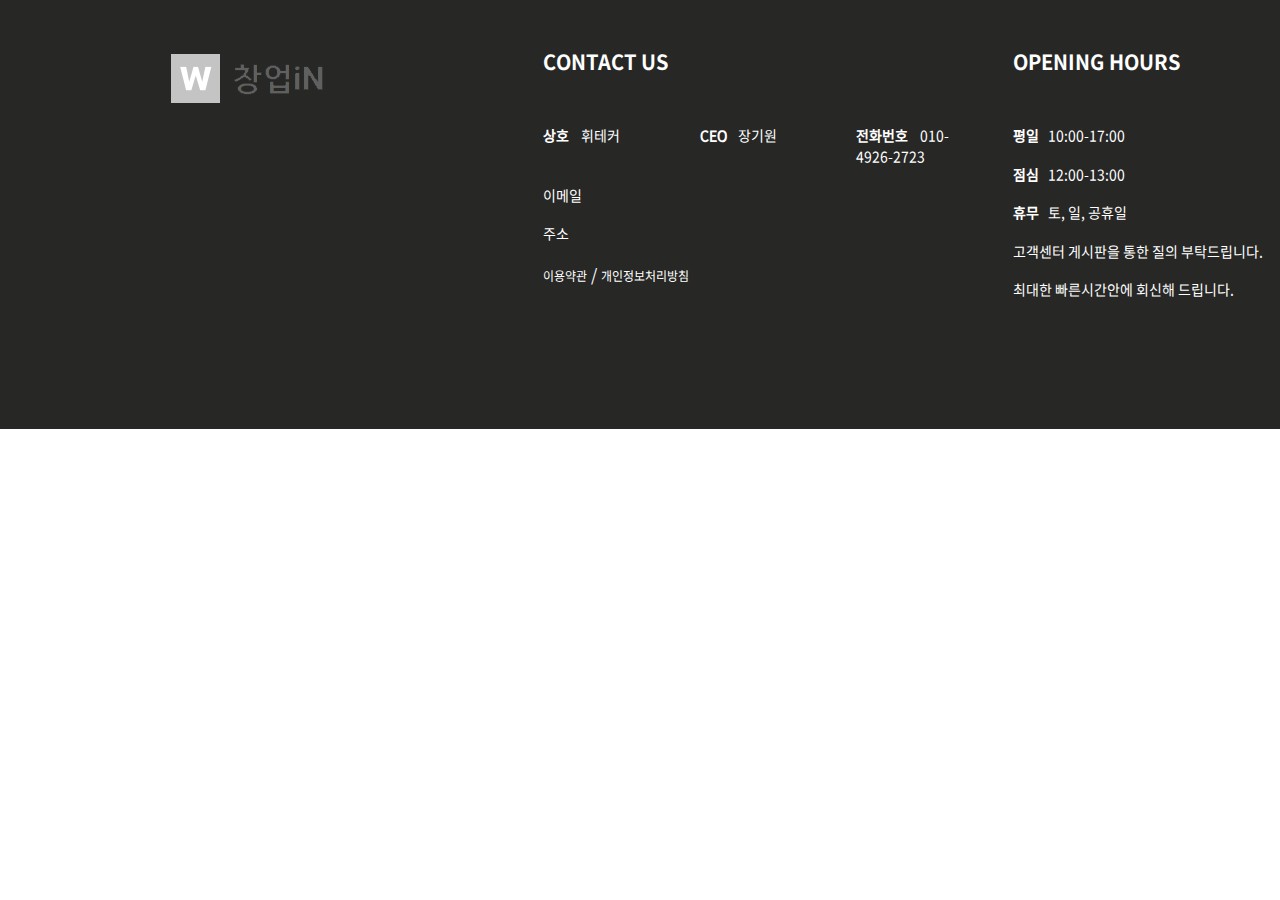
<file: footer.html>
<!DOCTYPE html>
<html lang="en">
  <head>
    <title>Expert &mdash; Onepage Template by Colorlib</title>
    <meta charset="utf-8">
    <meta name="viewport" content="width=device-width, initial-scale=1, shrink-to-fit=no">
    
    <link href="https://fonts.googleapis.com/css?family=Oswald:400,700|Muli:300,400,700,900" rel="stylesheet">

    <link rel="stylesheet" href="fonts/icomoon/style.css">

    <link rel="stylesheet" href="css/bootstrap.min.css">
    <link rel="stylesheet" href="css/jquery-ui.css">
    <link rel="stylesheet" href="css/owl.carousel.min.css">
    <link rel="stylesheet" href="css/owl.theme.default.min.css">
    <link rel="stylesheet" href="css/owl.theme.default.min.css">

    <link rel="stylesheet" href="css/jquery.fancybox.min.css">

    <link rel="stylesheet" href="css/bootstrap-datepicker.css">

    <link rel="stylesheet" href="fonts/flaticon/font/flaticon.css">

    <link rel="stylesheet" href="css/aos.css">

    <link rel="stylesheet" href="css/style.css">
    
  </head>
  <body data-spy="scroll" data-target=".site-navbar-target" data-offset="300">   

    <footer class="footer-section bg-light">
      <div class="container-fluid">
        <div class="row">
          <div class="col-md-4">
            <div class="row">
              <div class="col-md-12">
                <a href="#">
                  <img src="images/foot-logo.png" alt="창업IN_푸터로고">
                </a>
              </div>
            </div>
          </div>

          <div class="col-md-5 ml-auto">
            <h3>CONTACT US</h3>
            <ul class="list-unstyled footer-links">
              <li>
                <div class="row">
                  <div class="col-lg-4 col-6">
                    <p><b>상호</b> 휘테커</p>
                  </div>
                  <div class="col-lg-4 col-6">
                    <p><b>CEO</b> 장기원</p>
                  </div>
                  <div class="col-lg-4 col-6">
                    <p><b>전화번호</b> 010-4926-2723</p>
                  </div>
                </div>
              </li>
              <li>
                <div class="row">
                  <div class="col">
                    <p>이메일</p>
                  </div>
                </div>
              </li>
              <li>
                <div class="row">
                  <div class="col">
                    <p>주소</p>
                  </div>
                </div>
              </li>
              <li>
                <div class="row">
                  <div class="col">
                    <a href="#">이용약관</a> / <a href="#">개인정보처리방침</a>
                  </div>
                </div>
              </li>
            </ul>
          </div>

          <div class="col-md-3 opening">
            <h3>OPENING HOURS</h3>
            <div class="row">
              <div class="col">
                <p><b>평일</b>10:00-17:00</p>
              </div>
            </div>
            <div class="row">
              <div class="col">
                <p><b>점심</b>12:00-13:00</p>
              </div>
            </div>
            <div class="row">
              <div class="col">
                <p><b>휴무</b>토, 일, 공휴일</p>
              </div>
            </div>
            <div class="row">
              <div class="col">
                <p>고객센터 게시판을 통한 질의 부탁드립니다.</p>
                <p>최대한 빠른시간안에 회신해 드립니다.</p>
              </div>
            </div>
          </div>

        </div>


      </div>
    </footer>

<!-- header   -->
</file>
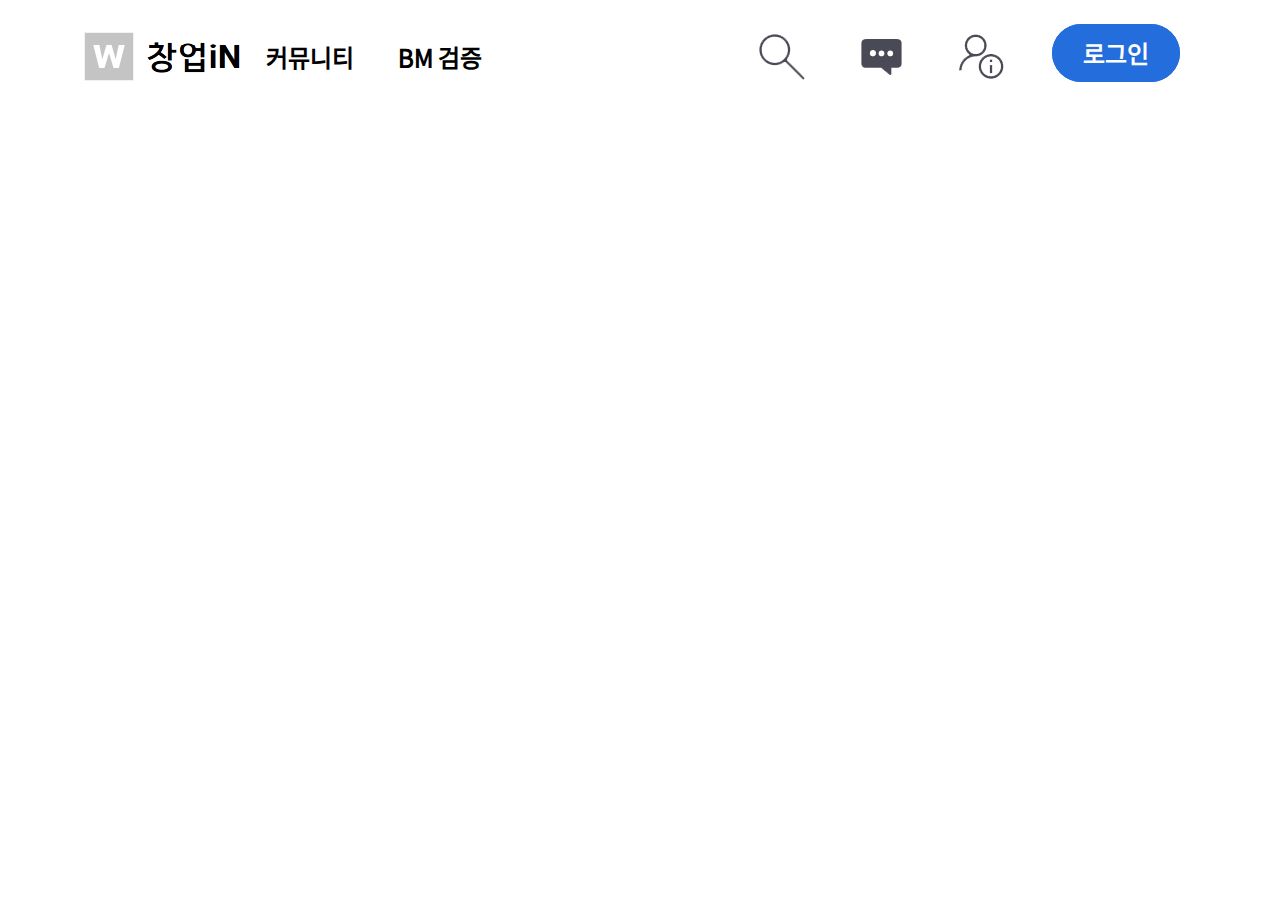
<file: header.html>
<!DOCTYPE html>
<html lang="en">
  <head>
    <title>Expert &mdash; Onepage Template by Colorlib</title>
    <meta charset="utf-8">
    <meta name="viewport" content="width=device-width, initial-scale=1, shrink-to-fit=no">
    
    <link href="https://fonts.googleapis.com/css?family=Oswald:400,700|Muli:300,400,700,900" rel="stylesheet">

    <link rel="stylesheet" href="fonts/icomoon/style.css">

    <link rel="stylesheet" href="css/bootstrap.min.css">
    <link rel="stylesheet" href="css/jquery-ui.css">
    <link rel="stylesheet" href="css/owl.carousel.min.css">
    <link rel="stylesheet" href="css/owl.theme.default.min.css">
    <link rel="stylesheet" href="css/owl.theme.default.min.css">

    <link rel="stylesheet" href="css/jquery.fancybox.min.css">

    <link rel="stylesheet" href="css/bootstrap-datepicker.css">

    <link rel="stylesheet" href="fonts/flaticon/font/flaticon.css">

    <link rel="stylesheet" href="css/aos.css">

    <link rel="stylesheet" href="css/style.css">
    
  </head>
  <body data-spy="scroll" data-target=".site-navbar-target" data-offset="300">
  


  <div class="site-wrap">

    <div class="site-mobile-menu site-navbar-target">
      <div class="site-mobile-menu-header">
        <div class="site-mobile-menu-close mt-3">
          <span class="icon-close2 js-menu-toggle"></span>
        </div>
      </div>
      <div class="site-mobile-menu-body"></div>
    </div>
   
    
    <header class="site-navbar py-4 js-sticky-header site-navbar-target" role="banner">
      
      <div class="container-fluid">
        <div class="d-flex align-items-center">
          <div class="site-logo">
            <a href="index.html" class="text-uppercase">
              <img src="images/logo.png" alt="창업IN_로고">
            </a>
          </div>
          <div>
            <nav class="site-navigation position-relative text-right" role="navigation">
              <ul class="site-menu main-menu js-clone-nav mr-auto d-none d-xl-block">
                <li><a href="#home-section" class="nav-link">커뮤니티</a></li>
                <li><a href="#work-section" class="nav-link">BM 검증</a></li>                
              </ul>
            </nav>
          </div>
          <div class="ml-auto">
            <nav class="site-navigation position-relative text-right" role="navigation">
              <ul class="site-menu main-menu site-menu-dark js-clone-nav mr-auto d-none d-xl-block">
                <li>
                  <a href="#pricing-section" class="nav-link">
                    <img src="images/icon/ico_search.png" alt="검색아이콘">
                  </a>
                </li>
                <li>
                  <a href="#pricing-section" class="nav-link">
                    <img src="images/icon/ico_talk.png" alt="채팅아이콘">
                  </a>
                </li>
                <li>
                  <a href="#pricing-section" class="nav-link">
                    <img src="images/icon/ico_user.png" alt="회원아이콘">
                  </a>
                </li>
                <li class="cta"><a href="#contact-section" class="nav-link"><span class="border bg-danger rounded text-white border-danger">로그인</span></a></li>
              </ul>
            </nav>
            <a href="#" class="d-inline-block d-xl-none site-menu-toggle js-menu-toggle float-right"><span class="icon-menu h3"></span></a>
          </div>
        </div>
      </div>
      
    </header>
  </div>

<!-- header   -->
</file>
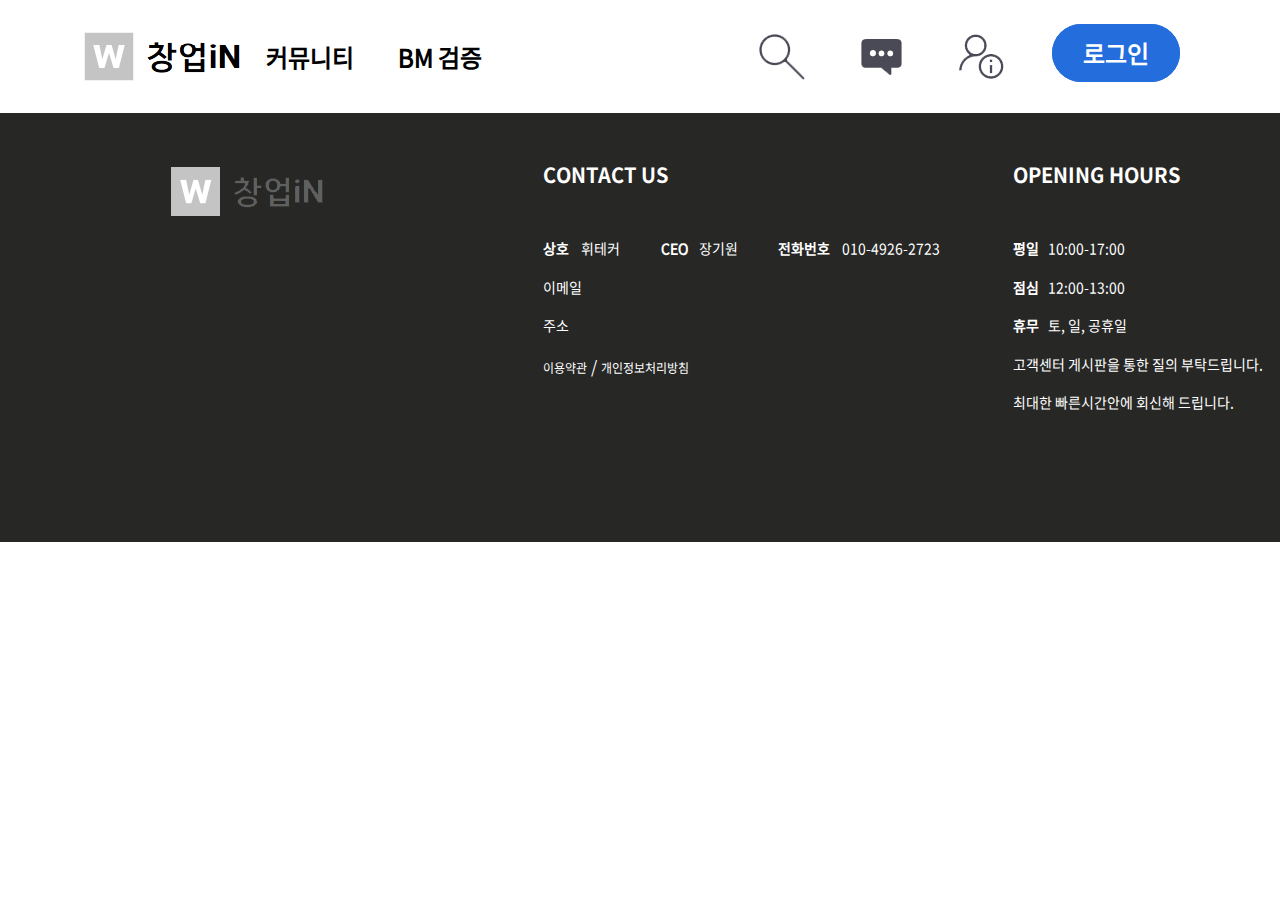
<file: header_footer.html>
<!DOCTYPE html>
<html lang="en">
  <head>
    <title>Expert &mdash; Onepage Template by Colorlib</title>
    <meta charset="utf-8">
    <meta name="viewport" content="width=device-width, initial-scale=1, shrink-to-fit=no">
    
    <link href="https://fonts.googleapis.com/css?family=Oswald:400,700|Muli:300,400,700,900" rel="stylesheet">

    <link rel="stylesheet" href="fonts/icomoon/style.css">

    <link rel="stylesheet" href="css/bootstrap.min.css">
    <link rel="stylesheet" href="css/jquery-ui.css">
    <link rel="stylesheet" href="css/owl.carousel.min.css">
    <link rel="stylesheet" href="css/owl.theme.default.min.css">
    <link rel="stylesheet" href="css/owl.theme.default.min.css">

    <link rel="stylesheet" href="css/jquery.fancybox.min.css">

    <link rel="stylesheet" href="css/bootstrap-datepicker.css">

    <link rel="stylesheet" href="fonts/flaticon/font/flaticon.css">

    <link rel="stylesheet" href="css/aos.css">

    <link rel="stylesheet" href="css/style.css">
    
  </head>
  <body data-spy="scroll" data-target=".site-navbar-target" data-offset="300">
  


  <div class="site-wrap">

    <div class="site-mobile-menu site-navbar-target">
      <div class="site-mobile-menu-header">
        <div class="site-mobile-menu-close mt-3">
          <span class="icon-close2 js-menu-toggle"></span>
        </div>
      </div>
      <div class="site-mobile-menu-body"></div>
    </div>
   
    
    <header class="site-navbar py-4 js-sticky-header site-navbar-target" role="banner">
      
      <div class="container-fluid">
        <div class="d-flex align-items-center">
          <div class="site-logo">
            <a href="index.html" class="text-uppercase">
              <img src="images/logo.png" alt="창업IN_로고">
            </a>
          </div>
          <div>
            <nav class="site-navigation position-relative text-right" role="navigation">
              <ul class="site-menu main-menu js-clone-nav mr-auto d-none d-xl-block">
                <li><a href="#home-section" class="nav-link">커뮤니티</a></li>
                <li><a href="#work-section" class="nav-link">BM 검증</a></li>                
              </ul>
            </nav>
          </div>
          <div class="ml-auto">
            <nav class="site-navigation position-relative text-right" role="navigation">
              <ul class="site-menu main-menu site-menu-dark js-clone-nav mr-auto d-none d-xl-block">
                <li>
                  <a href="#pricing-section" class="nav-link">
                    <img src="images/icon/ico_search.png" alt="검색아이콘">
                  </a>
                </li>
                <li>
                  <a href="#pricing-section" class="nav-link">
                    <img src="images/icon/ico_talk.png" alt="채팅아이콘">
                  </a>
                </li>
                <li>
                  <a href="#pricing-section" class="nav-link">
                    <img src="images/icon/ico_user.png" alt="회원아이콘">
                  </a>
                </li>
                <li class="cta"><a href="#contact-section" class="nav-link"><span class="border bg-danger rounded text-white border-danger">로그인</span></a></li>
              </ul>
            </nav>
            <a href="#" class="d-inline-block d-xl-none site-menu-toggle js-menu-toggle float-right"><span class="icon-menu h3"></span></a>
          </div>
        </div>
      </div>
      
    </header>

<!-- header   -->


    <!-- section -->

    <section>


    </section>









  








  
     
    <footer class="footer-section bg-light">
      <div class="container-fluid">
        <div class="row">
          <div class="col-md-4">
            <div class="row">
              <div class="col-md-12">
                <a href="#">
                  <img src="images/foot-logo.png" alt="창업IN_푸터로고">
                </a>
              </div>
            </div>
          </div>

          <div class="col-md-5 ml-auto">
            <h3>CONTACT US</h3>
            <ul class="list-unstyled footer-links">
              <li>
                <div class="row">
                  <div class="col-3">
                    <p><b>상호</b> 휘테커</p>
                  </div>
                  <div class="col-3">
                    <p><b>CEO</b> 장기원</p>
                  </div>
                  <div class="col-6">
                    <p><b>전화번호</b> 010-4926-2723</p>
                  </div>
                </div>
              </li>
              <li>
                <div class="row">
                  <div class="col-12">
                    <p>이메일</p>
                  </div>
                </div>
              </li>
              <li>
                <div class="row">
                  <div class="col-12">
                    <p>주소</p>
                  </div>
                </div>
              </li>
              <li>
                <div class="row">
                  <div class="col-12">
                    <a href="#">이용약관</a> / <a href="#">개인정보처리방침</a>
                  </div>
                </div>
              </li>
            </ul>
          </div>

          <div class="col-md-3 opening">
            <h3>OPENING HOURS</h3>
            <div class="row">
              <div class="col-12">
                <p><b>평일</b>10:00-17:00</p>
              </div>
            </div>
            <div class="row">
              <div class="col-12">
                <p><b>점심</b>12:00-13:00</p>
              </div>
            </div>
            <div class="row">
              <div class="col-12">
                <p><b>휴무</b>토, 일, 공휴일</p>
              </div>
            </div>
            <div class="row">
              <div class="col-12">
                <p>고객센터 게시판을 통한 질의 부탁드립니다.</p>
                <p>최대한 빠른시간안에 회신해 드립니다.</p>
              </div>
            </div>
          </div>

        </div>

  
      </div>
    </footer>
<!-- footer  -->
  
    
  </div> 
  <!-- .site-wrap -->

  <script src="js/jquery-3.3.1.min.js"></script>
  <script src="js/jquery-ui.js"></script>
  <script src="js/bootstrap.min.js"></script>
  <script src="js/jquery.easing.1.3.js"></script>
  <script src="js/aos.js"></script>
  <script src="js/jquery.fancybox.min.js"></script>
  <script src="js/jquery.waypoints.min.js"></script>
  <script src="js/jquery.animateNumber.min.js"></script>
  <script src="js/jquery.sticky.js"></script>
  <!-- <script src="js/owl.carousel.min.js"></script> -->
  <script src="js/swiper-bundle.min.js"></script>
  <script src="js/chart.js"></script>
  <script src="js/main.js"></script>

  
  </body>
</html>
</file>
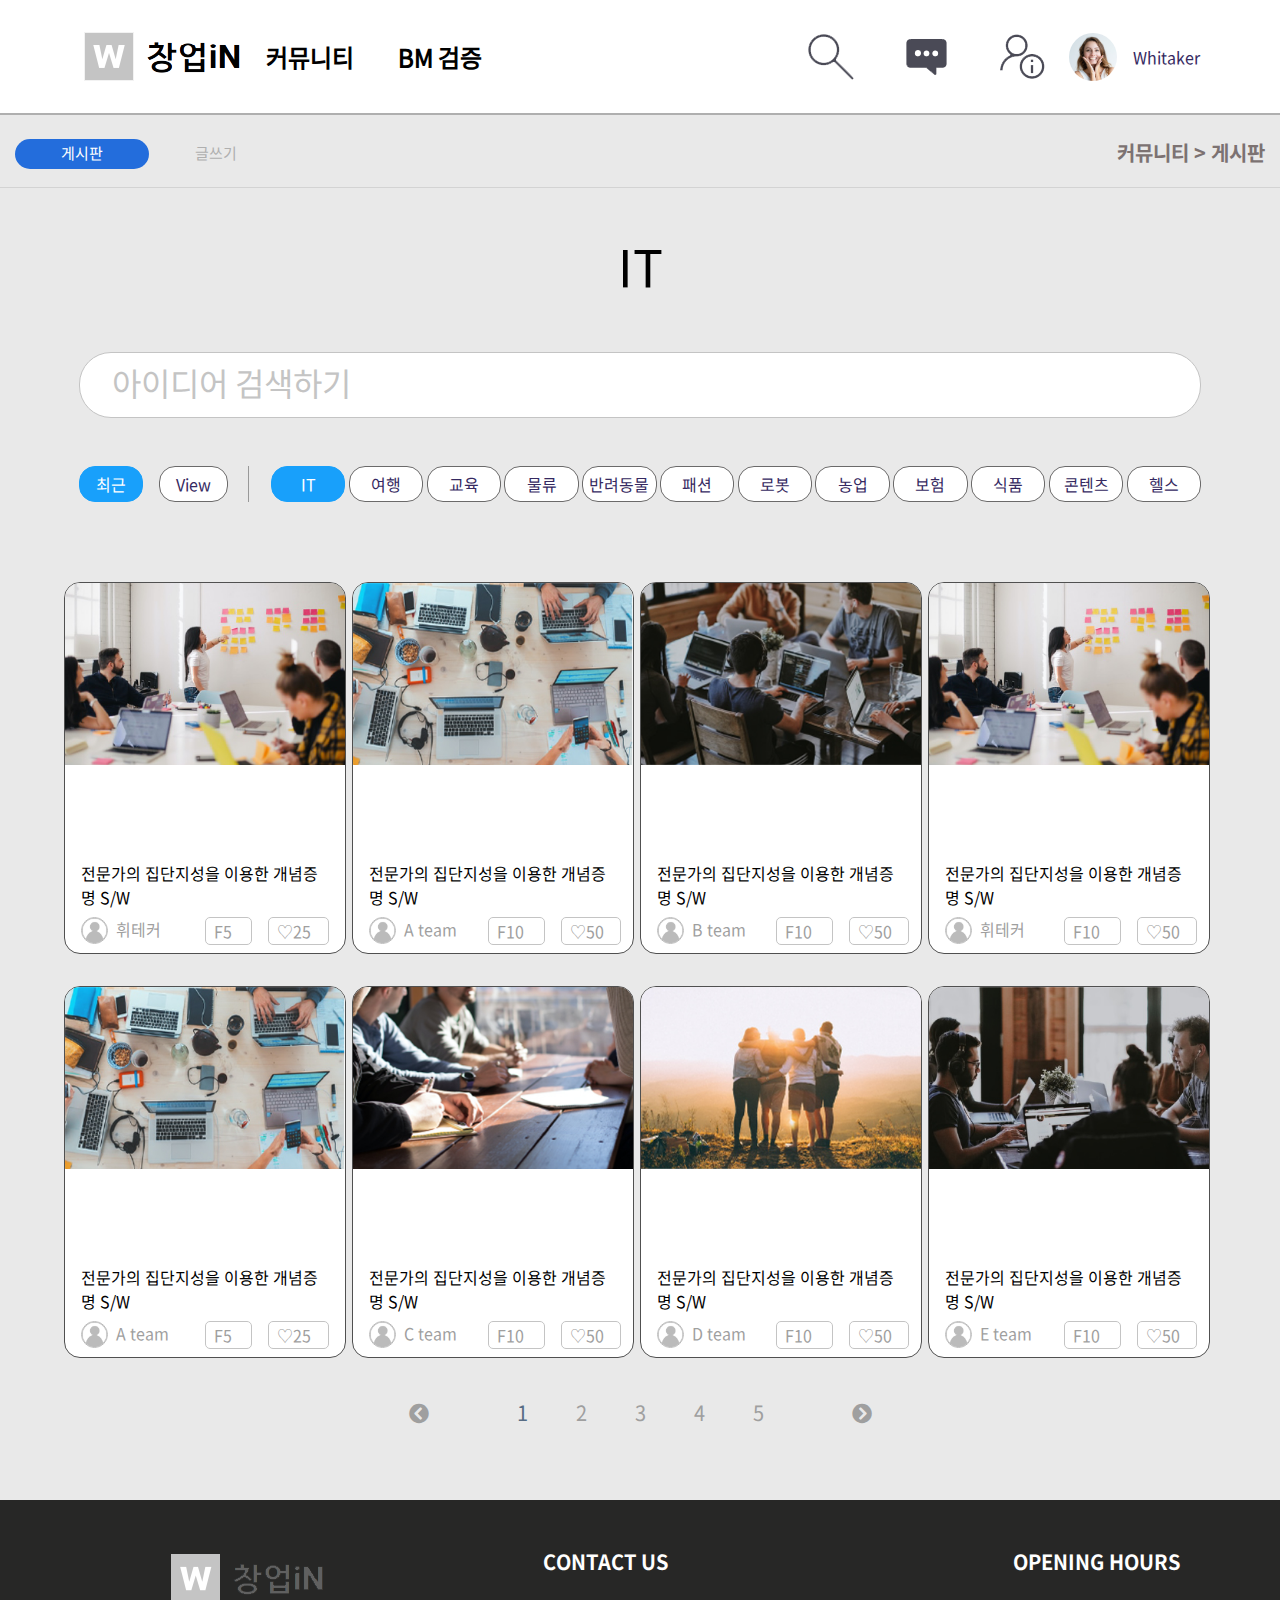
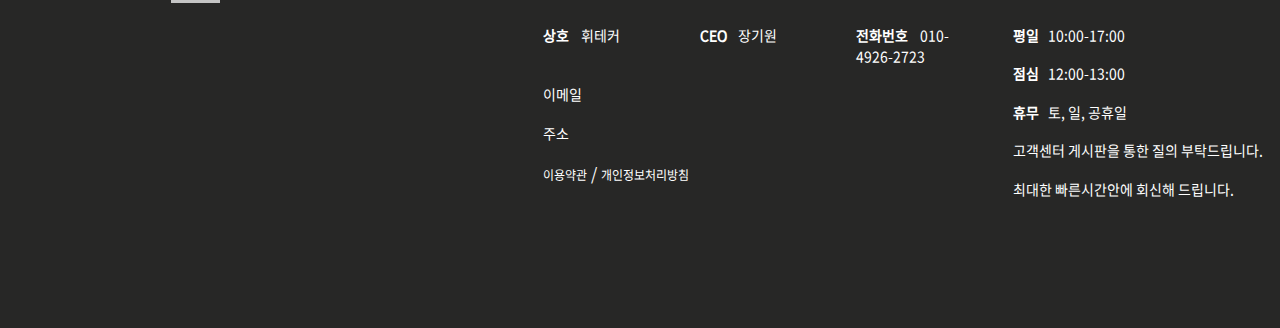
<file: it-borad.html>
<!DOCTYPE html>
<html lang="en">
  <head>
    <title>Expert &mdash; Onepage Template by Colorlib</title>
    <meta charset="utf-8">
    <meta name="viewport" content="width=device-width, initial-scale=1, shrink-to-fit=no">
    
    <link href="https://fonts.googleapis.com/css?family=Oswald:400,700|Muli:300,400,700,900" rel="stylesheet">

    <link rel="stylesheet" href="fonts/icomoon/style.css">

    <link rel="stylesheet" href="css/bootstrap.min.css">
    <link rel="stylesheet" href="css/jquery-ui.css">
    <!-- <link rel="stylesheet" href="css/owl.carousel.min.css">
    <link rel="stylesheet" href="css/owl.theme.default.min.css">
    <link rel="stylesheet" href="css/owl.theme.default.min.css"> -->

    <link rel="stylesheet" href="css/swiper-bundle.min.css">

    <link rel="stylesheet" href="css/jquery.fancybox.min.css">

    <link rel="stylesheet" href="css/bootstrap-datepicker.css">

    <link rel="stylesheet" href="fonts/flaticon/font/flaticon.css">

    <link rel="stylesheet" href="css/aos.css">

    <link rel="stylesheet" href="css/slick.css">
    <link rel="stylesheet" href="css/slick-theme.css">

    <link rel="stylesheet" href="https://pro.fontawesome.com/releases/v5.10.0/css/all.css">

    <link rel="stylesheet" href="css/style.css">

    <script src="https://code.jquery.com/jquery-3.2.0.min.js"></script>
    
  </head>
  <body data-spy="scroll" data-target=".site-navbar-target" data-offset="300">
  


  <div class="site-wrap">

    <div class="site-mobile-menu site-navbar-target">
      <div class="site-mobile-menu-header">
        <div class="site-mobile-menu-close mt-3">
          <span class="icon-close2 js-menu-toggle"></span>
        </div>
      </div>
      <div class="site-mobile-menu-body"></div>
    </div>
   
    
    <header class="site-navbar py-4 js-sticky-header site-navbar-target" role="banner">
      
      <div class="container-fluid">
        <div class="d-flex align-items-center">
          <div class="site-logo">
            <a href="index.html" class="text-uppercase">
              <img src="images/logo.png" alt="창업IN_로고">
            </a>
          </div>
          <div>
            <nav class="site-navigation position-relative text-right" role="navigation">
              <ul class="site-menu main-menu js-clone-nav mr-auto d-none d-xl-block">
                <li><a href="#home-section" class="nav-link">커뮤니티</a></li>
                <li><a href="#work-section" class="nav-link">BM 검증</a></li>                
              </ul>
            </nav>
          </div>
          <div class="ml-auto">
            <nav class="site-navigation position-relative text-right" role="navigation">
              <ul class="site-menu main-menu site-menu-dark js-clone-nav mr-auto d-none d-flex align-items-center">
                <li>
                  <a href="#pricing-section" class="nav-link">
                    <img src="images/icon/ico_search.png" alt="검색아이콘">
                  </a>
                </li>
                <li>
                  <a href="#pricing-section" class="nav-link">
                    <img src="images/icon/ico_talk.png" alt="채팅아이콘">
                  </a>
                </li>
                <li>
                  <a href="#pricing-section" class="nav-link">
                    <img src="images/icon/ico_user.png" alt="회원아이콘">
                  </a>
                </li>
                <li class="">
                  <div class="user-content d-flex align-items-center dropdown">
                    <div class="user-img">
                      <img src="images/person_1.jpg" alt="사진">
                    </div>
                    <div class="user-text"> <a href="#" class="dropbox"> Whitaker</a></div>
                  </div>

                  <div class="dropdown-content">
                    <div class="row user-info-content align-items-center">
                      <div class="col-4 user-icon text-center">
                        <img src="images/user-profile-none.png" alt="사용자 아이콘">
                      </div>
                      <div class="col-8 user-info text-left">
                        <div class="d-flex align-items-center">
                          <h3 class="">Whitaker<span> 님</span></h3>
                          <button type="button">로그아웃</button>
                        </div>
                        <div class="user-interest">
                          <p>창업 관심 분야</p>
                          <ul class="d-flex align-items-center">
                            <li>
                              <img src="images/icon/fd-moniter.png" alt="IT">
                            </li>
                            <li>
                              <img src="images/icon/fd-education.png" alt="교육">
                            </li>
                          </ul>
                        </div>

                      </div>
                    </div>
                    <div class="row user-btn-wrap">
                      <div class="col-6 btn-wrap">
                        <a href="#">내 정보</a>
                      </div>
                      <div class="col-6 btn-wrap">
                        <a href="#">가입한 모임</a>
                      </div>
                    </div>
                  </div>
                </li>
              </ul>
            </nav>
            <a href="#" class="d-inline-block d-xl-none site-menu-toggle js-menu-toggle float-right"><span class="icon-menu h3"></span></a>
            
          </div>

        </div>
    </div>
</header>

<!-- header   -->


    <!-- section -->

    <section>
        <div class="sub-nav">
            <div class="container-fluid sub-nav-wrap">
                <div class="row">
                    <div class="flex-box">
                        <a href="#" class="on">게시판</a>
                        <a href="#">글쓰기</a>
                    </div>
                    <div class="user-info">
                        <a href="#">커뮤니티 > 게시판</a>
                    </div>
                </div>
            </div>
        </div>
        <main class="it-borad--section">
          <div class="container-fluid">

            <!-- title -->
            <div class="row">
              <div class="col-md-12 sec-title">
                <h3>IT</h3>
              </div>
            </div>

            <!-- search -->
            <div class="row">
              <div class="col-md-12 it-search">
                <input type="search" placeholder="아이디어 검색하기">
              </div>
            </div>

            <!-- borad-list -->
            <div class="row menu-row">
              <div class="col-lg-2 col-6 menu-left">
                <ul>
                  <li class="active"><a href="#" >최근</a></li>
                  <li><a href="#">View</a></li>
                </ul>
              </div>
              <div class="col-lg-10 col-6 menu-right">
                <div class="search-menu">
                  <div class="search-items">
                    <ul>
                      <li class="active"><a href="#tab1">IT</a></li>
                      <li><a href="#tab2">여행</a></li>
                      <li><a href="#tab3">교육</a></li>
                      <li><a href="#tab4">물류</a></li>
                      <li><a href="#tab5">반려동물</a></li>
                      <li><a href="#tab6">패션</a></li>
                      <li><a href="#tab7">로봇</a></li>
                      <li><a href="#tab8">농업</a></li>
                      <li><a href="#tab9">보험</a></li>
                      <li><a href="#tab10">식품</a></li>
                      <li><a href="#tab11">콘텐츠</a></li>
                      <li><a href="#tab12">헬스</a></li>
                    </ul>
                  </div>
                  <div class="sm_select">
                    <select name="" id="tabmenu">
                      <option value="#tab1">IT</option>
                      <option value="#tab2">여행</option>
                      <option value="#tab3">교육</option>
                      <option value="#tab4">물류</option>
                      <option value="#tab5">반려동물</option>
                      <option value="#tab6">패션</option>
                      <option value="#tab7">로봇</option>
                      <option value="#tab8">농업</option>
                      <option value="#tab9">보험</option>
                      <option value="#tab10">식품</option>
                      <option value="#tab11">콘텐츠</option>
                      <option value="#tab12">헬스</option>
                    </select>
                  </div>
                </div>
              </div>
            </div>


            <div class="row idea-box-1">
              <div class="col-xl-3 col-lg-6 col-md-6 idea-list il01" data-toggle="modal" data-target="#list-m01">
                  <div class="il-body ilb01">
                    <img src="images/borad01.jpg" alt="이미지1">
                  </div>
                  <div class="il-footer">
                    <p>전문가의 집단지성을 이용한 개념증명 S/W</p>
                    <div class="row footer-box">
                      <div class="col-md-6">
                        <div class="il-name">
                          <div class="icon-box"></div>
                          <p>휘테커</p>
                        </div>
                      </div>
                      <div class="col-md-6 il-btn">
                        <button type="button" class="f-btn">
                          <p>F</p>
                          <p>5</p>
                        </button>
                        <button type="button" class="h-btn">
                          <p>♡</p>
                          <p>25</p>
                        </button>
                      </div>
                    </div>
                  </div>
              </div>

              <!-- The Modal -->
              <div class="modal" id="list-m01">
                <div class="modal-dialog modal-xl">
                  <div class="modal-content">

                    <!-- Modal Header -->
                    <div class="modal-header">
                      <h4 class="modal-title">전문가 집단지성을 이용한 개념증명 S/W</h4>
                      <button type="button" class="close" data-dismiss="modal">&times;</button>
                    </div>

                    <!-- Modal body -->
                    <div class="modal-body">
                      <div class="row">
                        <div class="col-md-6 modal-left">
                          <div class="modal-img"></div>
                          <div class="row d-flex justify-content-between mbtn">
                            <button type="button" class="direct">Direct</button>
                            <button type="button" class="mbtn-f d-flex">
                              <p>F</p>
                              <p>2</p>
                            </button>
                            <button type="button" class="mbtn-h d-flex">
                              <p>♡</p>
                              <p>25</p>
                            </button>
                          </div>
                        </div>


                        <div class="col-md-6 modal-right">
                          <div class="row d-flex modal-pf">
                            <div class="pf-img"></div>
                            <p>휘테커</p>
                          </div>
                          <div class="modal-txt-box">
                            <p>아이디어 형태 : 반응형 웹앱</p>
                            <p>구매고객 : 예비창업자 대학생, 청년</p>
                            <p>제공가치 : 지속 사업을 위한 창업 준비 방법, 정보</p>
                            <p>아이디어 형태 : 사업계획서 수립부터 시작되는 
                              창업방법론에 대한 의구심을 시각으로 대학생과 
                              청년 예비창업자 맞춤의 창업컨설팅을 개설</p>
                          </div>

                          <div class="ml-btn d-flex justify-content-between">
                            <button type="button">
                              <div class="icon-wrap iw01"></div>
                              <p>좋아요</p>
                            </button>
                            <button type="button">
                              <div class="icon-wrap iw02"></div>
                              <p>조언하기</p>
                            </button>
                            <button type="button">
                              <div class="icon-wrap iw03"></div>
                              <p>공유하기</p>
                            </button>
                          </div>

                          <div class="comment">
                            <div class="row d-flex">
                              <div class="pf-img02"></div>
                              <div class="comment-txt">
                                <p>이 아이디어 재미 있네요. 그런데 목표고객이 
                                  명확하지 않은거 같아요!</p>
                              </div>
                            </div>
                            <div class="row d-flex">
                              <div class="pf-img03"></div>
                              <div class="comment-txt">
                                <p>저도 그렇게 생각해요</p>
                              </div>
                            </div>
                            <div class="row d-flex">
                              <div class="pf-img02"></div>
                              <div class="comment-txt">
                                <p>이 아이디어 재미 있네요. 그런데 목표고객이 
                                  명확하지 않은거 같아요!</p>
                              </div>
                            </div>
                            <div class="row d-flex">
                              <div class="pf-img03"></div>
                              <div class="comment-txt">
                                <p>저도 그렇게 생각해요</p>
                              </div>
                            </div>
                          </div>
                          <div class="comment-send d-flex justify-content-between">
                            <input type="text" placeholder="댓글을 입력하세요.">
                            <button type="submit">전송</button>
                          </div>

                        </div>
                      </div>
                    </div>
                  </div>
                </div>
              </div>




              <div class="col-xl-3 col-lg-6 col-md-6 idea-list il02">
                <div class="il-body ilb02">
                  <img src="images/borad02.jpg" alt="이미지2">
                </div>
                  <div class="il-footer">
                    <p>전문가의 집단지성을 이용한 개념증명 S/W</p>
                    <div class="row footer-box">
                      <div class="col-md-6">
                        <div class="il-name">
                          <div class="icon-box"></div>
                          <p>A team</p>
                        </div>
                      </div>
                      <div class="col-md-6 il-btn">
                        <button type="button" class="f-btn">
                          <p>F</p>
                          <p>10</p>
                        </button>
                        <button type="button" class="h-btn">
                          <p>♡</p>
                          <p>50</p>
                        </button>
                      </div>
                    </div>
                  </div>
              </div>
              <div class="col-xl-3 col-lg-6 col-md-6 idea-list il03">
                <div class="il-body ilb03">
                  <img src="images/borad03.jpg" alt="이미지3">
                </div>
                  <div class="il-footer">
                    <p>전문가의 집단지성을 이용한 개념증명 S/W</p>
                    <div class="row footer-box">
                      <div class="col-md-6">
                        <div class="il-name">
                          <div class="icon-box"></div>
                          <p>B team</p>
                        </div>
                      </div>
                      <div class="col-md-6 il-btn">
                        <button type="button" class="f-btn">
                          <p>F</p>
                          <p>10</p>
                        </button>
                        <button type="button" class="h-btn">
                          <p>♡</p>
                          <p>50</p>
                        </button>
                      </div>
                    </div>
                  </div>
              </div>
              <div class="col-xl-3 col-lg-6 col-md-6 idea-list il04">
                <div class="il-body ilb04">
                  <img src="images/borad01.jpg" alt="이미지1">
                </div>
                  <div class="il-footer">
                    <p>전문가의 집단지성을 이용한 개념증명 S/W</p>
                    <div class="row footer-box">
                      <div class="col-md-6">
                        <div class="il-name">
                          <div class="icon-box"></div>
                          <p>휘테커</p>
                        </div>
                      </div>
                      <div class="col-md-6 il-btn">
                        <button type="button" class="f-btn">
                          <p>F</p>
                          <p>10</p>
                        </button>
                        <button type="button" class="h-btn">
                          <p>♡</p>
                          <p>50</p>
                        </button>
                      </div>
                    </div>
                  </div>
              </div>
            </div>



            <div class="row idea-box-2">
              <div class="col-xl-3 col-lg-6 col-md-6 idea-list il01">
                  <div class="il-body ilb05">
                    <img src="images/borad02.jpg" alt="이미지2">
                  </div>
                  <div class="il-footer">
                    <p>전문가의 집단지성을 이용한 개념증명 S/W</p>
                    <div class="row footer-box">
                      <div class="col-md-6">
                        <div class="il-name">
                          <div class="icon-box"></div>
                          <p>A team</p>
                        </div>
                      </div>
                      <div class="col-md-6 il-btn">
                        <button type="button" class="f-btn">
                          <p>F</p>
                          <p>5</p>
                        </button>
                        <button type="button" class="h-btn">
                          <p>♡</p>
                          <p>25</p>
                        </button>
                      </div>
                    </div>
                  </div>
              </div>
              <div class="col-xl-3 col-lg-6 col-md-6 idea-list il02">
                <div class="il-body ilb06">
                  <img src="images/borad06.jpg" alt="이미지6">
                </div>
                  <div class="il-footer">
                    <p>전문가의 집단지성을 이용한 개념증명 S/W</p>
                    <div class="row footer-box">
                      <div class="col-md-6">
                        <div class="il-name">
                          <div class="icon-box"></div>
                          <p>C team</p>
                        </div>
                      </div>
                      <div class="col-md-6 il-btn">
                        <button type="button" class="f-btn">
                          <p>F</p>
                          <p>10</p>
                        </button>
                        <button type="button" class="h-btn">
                          <p>♡</p>
                          <p>50</p>
                        </button>
                      </div>
                    </div>
                  </div>
              </div>
              <div class="col-xl-3 col-lg-6 col-md-6 idea-list il03">
                <div class="il-body ilb07">
                  <img src="images/borad07.jpg" alt="이미지7">
                </div>
                  <div class="il-footer">
                    <p>전문가의 집단지성을 이용한 개념증명 S/W</p>
                    <div class="row footer-box">
                      <div class="col-md-6">
                        <div class="il-name">
                          <div class="icon-box"></div>
                          <p>D team</p>
                        </div>
                      </div>
                      <div class="col-md-6 il-btn">
                        <button type="button" class="f-btn">
                          <p>F</p>
                          <p>10</p>
                        </button>
                        <button type="button" class="h-btn">
                          <p>♡</p>
                          <p>50</p>
                        </button>
                      </div>
                    </div>
                  </div>
              </div>
              <div class="col-xl-3 col-lg-6 col-md-6 idea-list il04">
                <div class="il-body ilb08">
                  <img src="images/borad08.jpg" alt="이미지8">
                </div>
                  <div class="il-footer">
                    <p>전문가의 집단지성을 이용한 개념증명 S/W</p>
                    <div class="row footer-box">
                      <div class="col-md-6">
                        <div class="il-name">
                          <div class="icon-box"></div>
                          <p>E team</p>
                        </div>
                      </div>
                      <div class="col-md-6 il-btn">
                        <button type="button" class="f-btn">
                          <p>F</p>
                          <p>10</p>
                        </button>
                        <button type="button" class="h-btn">
                          <p>♡</p>
                          <p>50</p>
                        </button>
                      </div>
                    </div>
                  </div>
              </div>
            </div>

            <div class="page-number">
              <ul>
                  <li>
                      <a href="#" class="prev">
                          <i class="fas fa-chevron-circle-left"></i>
                      </a>
                  </li>
                  <li class="on">
                      <a href="#">1</a>
                  </li>
                  <li>
                      <a href="#">2</a>
                  </li>
                  <li>
                      <a href="#">3</a>
                  </li>
                  <li>
                      <a href="#">4</a>
                  </li>
                  <li>
                      <a href="#">5</a>
                  </li>
                  <li>
                      <a href="#" class="next">
                          <i class="fas fa-chevron-circle-right"></i>
                      </a>
                  </li>
              </ul>
          </div>

          </div>
        </main>
    </section>

  






  








  
     
    <footer class="footer-section bg-light">
      <div class="container-fluid">
        <div class="row">
          <div class="col-md-4">
            <div class="row">
              <div class="col-md-12">
                <a href="#">
                  <img src="images/foot-logo.png" alt="창업IN_푸터로고">
                </a>
              </div>
            </div>
          </div>

          <div class="col-md-5 ml-auto">
            <h3>CONTACT US</h3>
            <ul class="list-unstyled footer-links">
              <li>
                <div class="row">
                  <div class="col-lg-4 col-6">
                    <p><b>상호</b> 휘테커</p>
                  </div>
                  <div class="col-lg-4 col-6">
                    <p><b>CEO</b> 장기원</p>
                  </div>
                  <div class="col-lg-4 col-6">
                    <p><b>전화번호</b> 010-4926-2723</p>
                  </div>
                </div>
              </li>
              <li>
                <div class="row">
                  <div class="col">
                    <p>이메일</p>
                  </div>
                </div>
              </li>
              <li>
                <div class="row">
                  <div class="col">
                    <p>주소</p>
                  </div>
                </div>
              </li>
              <li>
                <div class="row">
                  <div class="col">
                    <a href="#">이용약관</a> / <a href="#">개인정보처리방침</a>
                  </div>
                </div>
              </li>
            </ul>
          </div>

          <div class="col-md-3 opening">
            <h3>OPENING HOURS</h3>
            <div class="row">
              <div class="col">
                <p><b>평일</b>10:00-17:00</p>
              </div>
            </div>
            <div class="row">
              <div class="col">
                <p><b>점심</b>12:00-13:00</p>
              </div>
            </div>
            <div class="row">
              <div class="col">
                <p><b>휴무</b>토, 일, 공휴일</p>
              </div>
            </div>
            <div class="row">
              <div class="col">
                <p>고객센터 게시판을 통한 질의 부탁드립니다.</p>
                <p>최대한 빠른시간안에 회신해 드립니다.</p>
              </div>
            </div>
          </div>

        </div>


      </div>
    </footer>
<!-- footer  -->
  
    
  </div> 
  <!-- .site-wrap -->

  <script src="js/jquery-3.3.1.min.js"></script>
  <script src="js/jquery-ui.js"></script>
  <script src="js/bootstrap.min.js"></script>
  <script src="js/jquery.easing.1.3.js"></script>
  <script src="js/aos.js"></script>
  <script src="js/jquery.fancybox.min.js"></script>
  <script src="js/jquery.waypoints.min.js"></script>
  <script src="js/jquery.animateNumber.min.js"></script>
  <script src="js/jquery.sticky.js"></script>
  <!-- <script src="js/owl.carousel.min.js"></script> -->
  <script src="js/swiper-bundle.min.js"></script>
  <script src="js/chart.js"></script>
  <script src="js/main.js"></script>
    
  
  </body>
</html>
</file>
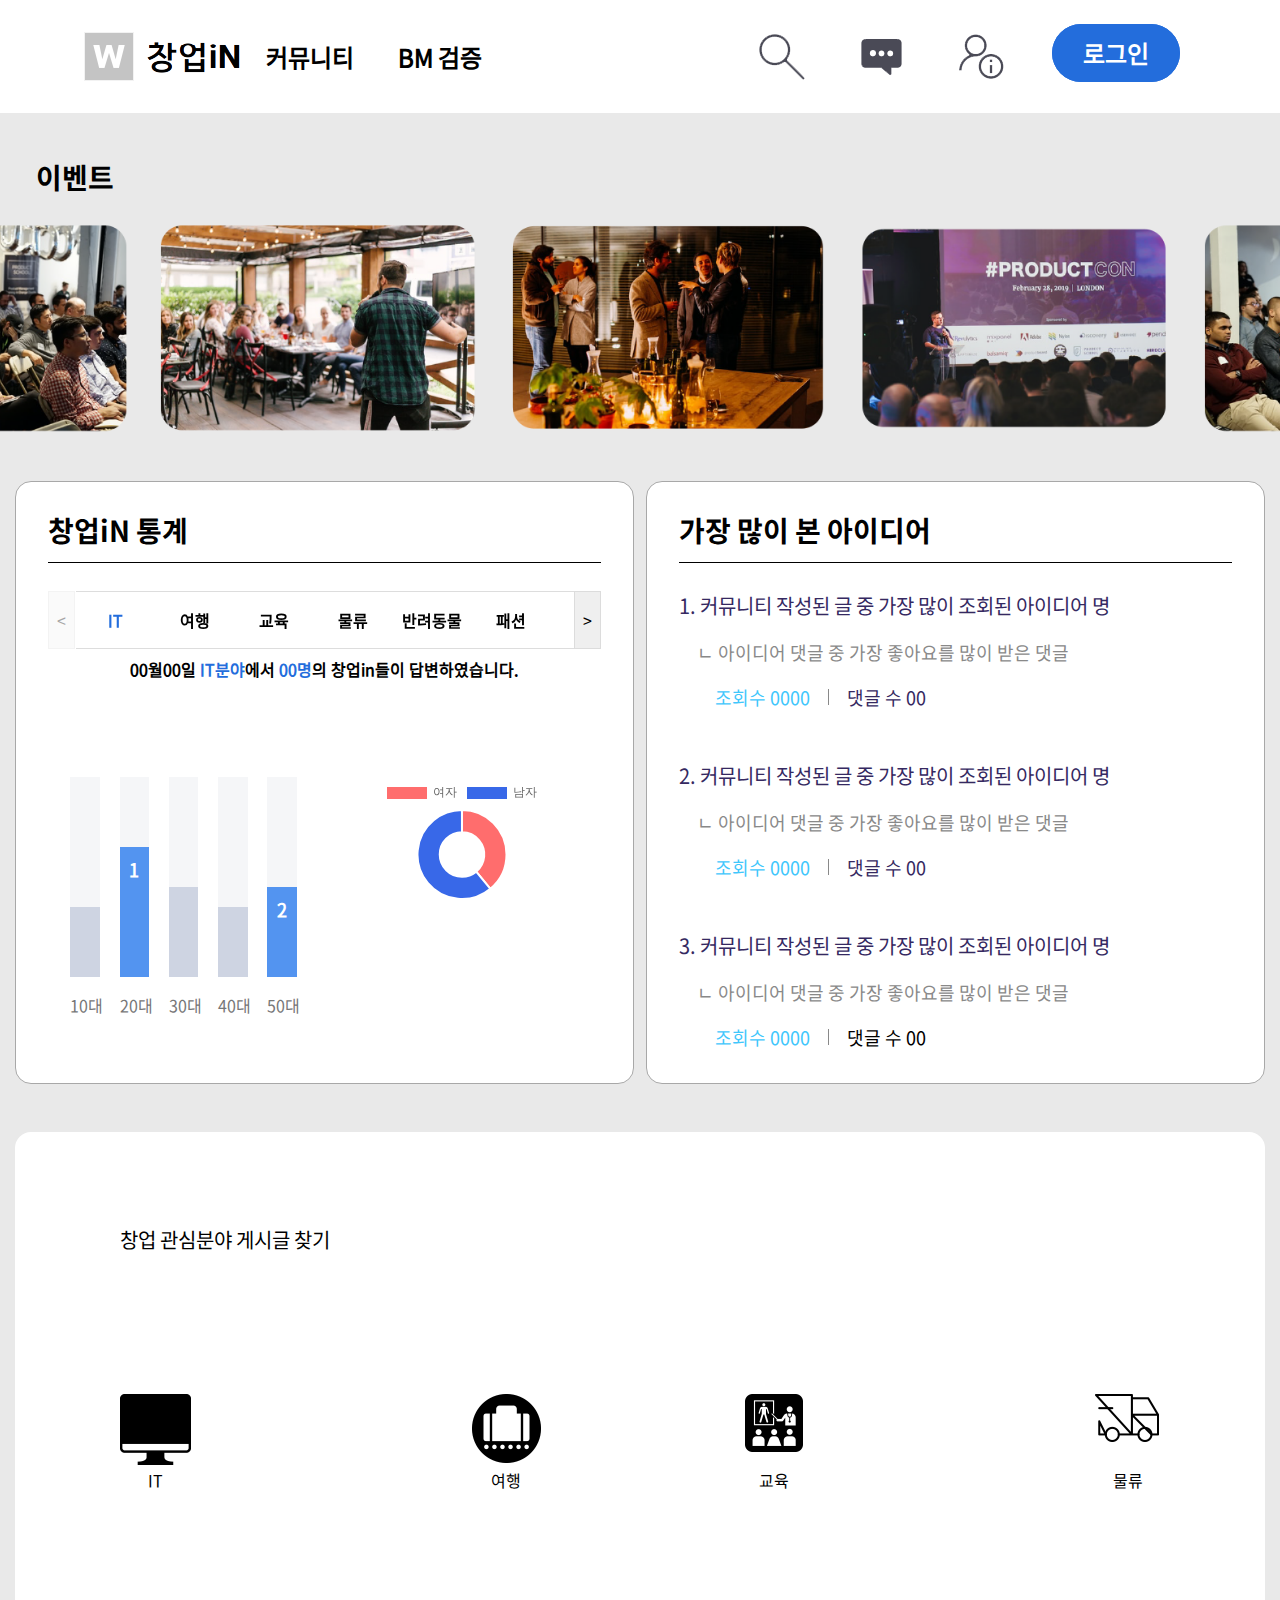
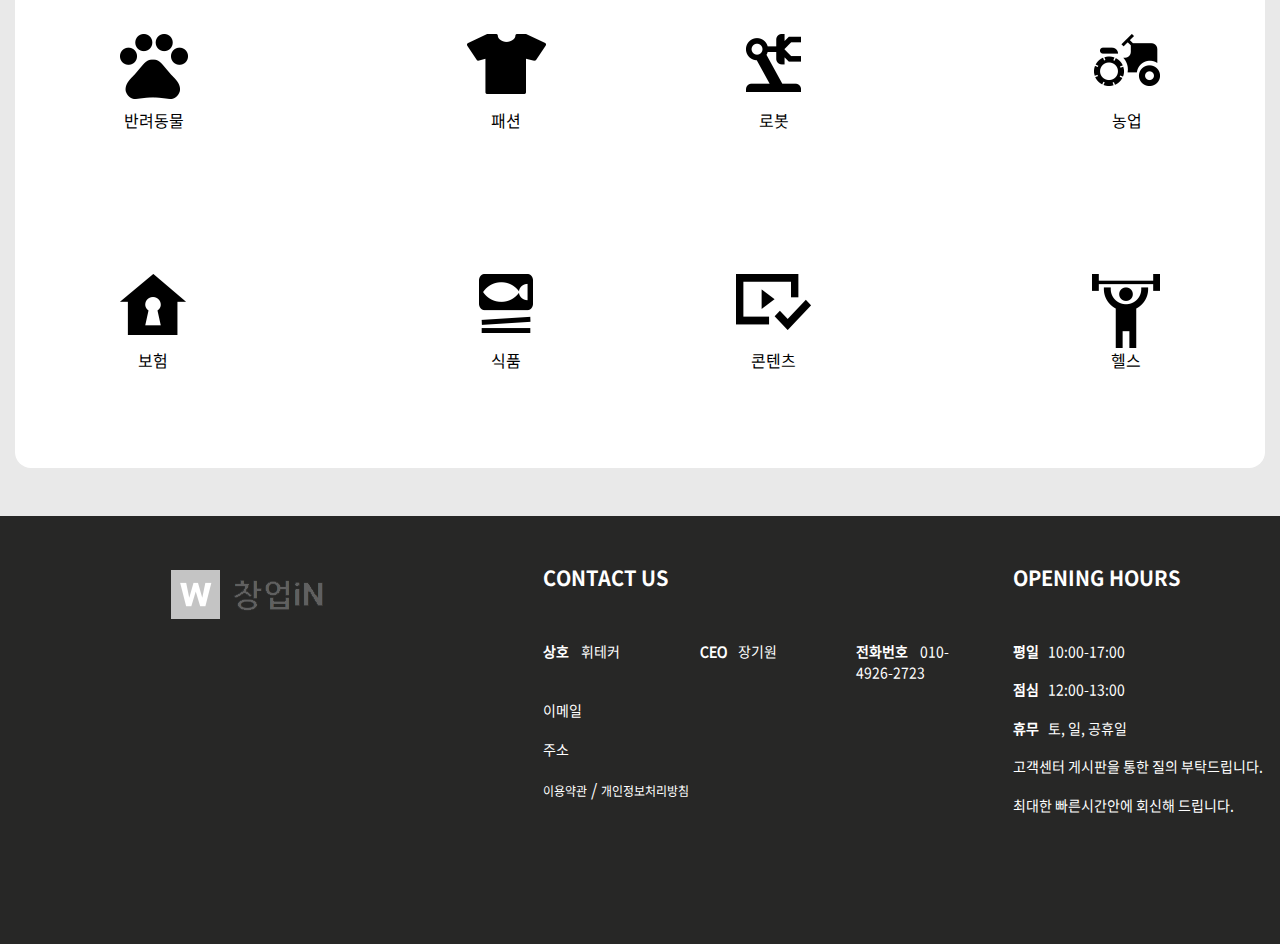
<file: main.html>
<!DOCTYPE html>
<html lang="en">
  <head>
    <title>Expert &mdash; Onepage Template by Colorlib</title>
    <meta charset="utf-8">
    <meta name="viewport" content="width=device-width, initial-scale=1, shrink-to-fit=no">
    
    <link href="https://fonts.googleapis.com/css?family=Oswald:400,700|Muli:300,400,700,900" rel="stylesheet">

    <link rel="stylesheet" href="fonts/icomoon/style.css">

    <link rel="stylesheet" href="css/bootstrap.min.css">
    <link rel="stylesheet" href="css/jquery-ui.css">
    <!-- <link rel="stylesheet" href="css/owl.carousel.min.css">
    <link rel="stylesheet" href="css/owl.theme.default.min.css">
    <link rel="stylesheet" href="css/owl.theme.default.min.css"> -->

    <link rel="stylesheet" href="css/swiper-bundle.min.css">

    <link rel="stylesheet" href="css/jquery.fancybox.min.css">

    <link rel="stylesheet" href="css/bootstrap-datepicker.css">

    <link rel="stylesheet" href="fonts/flaticon/font/flaticon.css">

    <link rel="stylesheet" href="css/aos.css">

    <link rel="stylesheet" href="css/slick.css">
    <link rel="stylesheet" href="css/slick-theme.css">

    <link rel="stylesheet" href="css/style.css">

    <script defer src="js/main.js"></script>
    
  </head>
  <body data-spy="scroll" data-target=".site-navbar-target" data-offset="300">
  


  <div class="site-wrap">

    <div class="site-mobile-menu site-navbar-target">
      <div class="site-mobile-menu-header">
        <div class="site-mobile-menu-close mt-3">
          <span class="icon-close2 js-menu-toggle"></span>
        </div>
      </div>
      <div class="site-mobile-menu-body"></div>
    </div>
   
    
    <header class="site-navbar py-4 js-sticky-header site-navbar-target" role="banner">

      <div class="container-fluid">
        <div class="d-flex align-items-center">
          <div class="site-logo">
            <a href="index.html" class="text-uppercase">
              <img src="images/logo.png" alt="창업IN_로고">
            </a>
          </div>
          <div>
            <nav class="site-navigation position-relative text-right" role="navigation">
              <ul class="site-menu main-menu js-clone-nav mr-auto d-none d-xl-block">
                <li><a href="#home-section" class="nav-link">커뮤니티</a></li>
                <li><a href="#work-section" class="nav-link">BM 검증</a></li>
              </ul>
            </nav>
          </div>
          <div class="ml-auto">
            <nav class="site-navigation position-relative text-right" role="navigation">
              <ul class="site-menu main-menu site-menu-dark js-clone-nav mr-auto d-none d-xl-block">
                <li>
                  <a href="#pricing-section" class="nav-link">
                    <img src="images/icon/ico_search.png" alt="검색아이콘">
                  </a>
                </li>
                <li>
                  <a href="#pricing-section" class="nav-link">
                    <img src="images/icon/ico_talk.png" alt="채팅아이콘">
                  </a>
                </li>
                <li>
                  <a class="nav-link toggle-mp">
                    <img src="images/icon/ico_user.png" alt="회원아이콘">
                  </a>
                </li>
                <li class="cta">
                  <a href="#" class="nav-link">
                    <span class="border bg-danger rounded text-white border-danger">로그인</span>
                  </a>
                </li>
              </ul>
            </nav>
            <a href="#" class="d-inline-block d-xl-none site-menu-toggle js-menu-toggle float-right">
              <span class="icon-menu h3"></span>
            </a>
          </div>
        </div>
      </div>

    </header>

<!-- header   -->


    <!-- section -->

    <section>
      <main>
        <div class="container-fluid main--section">
          <div class="row">
            <div class="col-12 main--event">
              <h3 class="taker-title">
                이벤트
              </h3>
            </div>
          </div>
          <div class="row main--banner">
              <div class="swiper-container swiper1">
                <div class="swiper-wrapper">
                  <div class="swiper-slide">
                    <a href="#">
                      <img src="images/slide1.png" alt="슬라이드1">
                    </a>
                  </div>
                  <div class="swiper-slide">
                    <a href="#">
                      <img src="images/slide2.png" alt="슬라이드2">
                    </a>
                  </div>
                  <div class="swiper-slide">
                    <a href="#">
                      <img src="images/slide3.png" alt="슬라이드3">
                    </a>
                  </div>
                  <div class="swiper-slide">
                    <a href="#">
                      <img src="images/slide4.png" alt="슬라이드4">
                    </a>
                  </div>
                  <div class="swiper-slide">
                    <a href="#">
                      <img src="images/slide1.png" alt="슬라이드1">
                    </a>
                  </div>
                  <div class="swiper-slide">
                    <a href="#">
                      <img src="images/slide2.png" alt="슬라이드2">
                    </a>
                  </div>
                  <div class="swiper-slide">
                    <a href="#">
                      <img src="images/slide3.png" alt="슬라이드3">
                    </a>
                  </div>
                  <div class="swiper-slide">
                    <a href="#">
                      <img src="images/slide4.png" alt="슬라이드4">
                    </a>
                  </div>
                </div>
              </div>
          </div>
          <div class="row taker--section">
            <div class="col col-md-6 taker-wrap">
              <h3 class="taker-title">
                창업iN 통계
              </h3>
              <div class="col-md-12 col-12 taker-tab swiper-container">
                <div class="swiper-button-prev"> < </div>
                <ul class="taker-list swiper-wrapper">
                  <li class="active swiper-slide">
                    <a href="#">IT</a>
                  </li>
                  <li class="swiper-slide">
                    <a href="#">여행</a>
                  </li>
                  <li class="swiper-slide">
                    <a href="#">교육</a>
                  </li>
                  <li class="swiper-slide">
                    <a href="#">물류</a>
                  </li>
                  <li class="swiper-slide">
                    <a href="#">반려동물</a>
                  </li>
                  <li class="swiper-slide">
                    <a href="#">패션</a>
                  </li>
                  <li class="swiper-slide">
                    <a href="#">로봇</a>
                  </li>
                  <li class="swiper-slide">
                    <a href="#">농사</a>
                  </li>
                </ul>
                <div class="swiper-button-next"> > </div>
                <div class="col-md-12 text-center taker-count">
                  <p>00월00일 <span>IT분야</span>에서 <span>00명</span>의 창업in들이 답변하였습니다.</p>
                </div>
              </div>
              <div class="row chart-wrap">
                <div class="col-md-6 vertical">
                  <div class="info-card">
                    <p class="card-text"></p>
                    <div class="arrow"></div>
                  </div>
                  <div class="bar-graph-container vertical flat">
                    <div class="progress-bar">
                      <div class="progress-track">
                        <div class="progress-fill">
                          <span>35%</span>
                        </div>
                      </div>
                      <span class="x-axis-label">10대</span>
                    </div>
                    <div class="progress-bar">
                      <div class="progress-track">
                        <div class="progress-fill hot">
                          <span>65%</span>
                          <p>1</p>
                        </div>
                      </div>
                      <span class="x-axis-label">20대</span>
                    </div>
                    <div class="progress-bar">
                      <div class="progress-track">
                        <div class="progress-fill">
                          <span>45%</span>
                        </div>
                      </div>
                      <span class="x-axis-label">30대</span>
                    </div>
                    <div class="progress-bar">
                      <div class="progress-track">
                        <div class="progress-fill">
                          <span>35%</span>
                        </div>
                      </div>
                      <span class="x-axis-label">40대</span>
                    </div>
                    <div class="progress-bar">
                      <div class="progress-track">
                        <div class="progress-fill hot">
                          <span>45%</span>
                          <p>2</p>
                        </div>
                      </div>
                      <span class="x-axis-label">50대</span>
                    </div>
                  </div>
                </div>
                <div class="col-md-6 doughtnut-chart">
                  <canvas id="graph"></canvas>
                </div>
              </div>
            </div>
            <div class="col col-md-6 taker-wrap">
              <h3 class="taker-title">
                가장 많이 본 아이디어
              </h3>
              <ul class="taker-idea">
                <li>
                  <a href="#">1. 커뮤니티 작성된 글 중 가장 많이 조회된 아이디어 명
                    <p class="taker-list-sub">ㄴ 아이디어 댓글 중 가장 좋아요를 많이 받은 댓글</p>
                    <div class="taker-list-count">
                      <p class="view-count">조회수 0000</p>
                      <span class="line"></span>
                      <div class="reviwe-count"> 댓글 수 00</div>

                    </div>
                  </a>
                </li>
                <li>
                  <a href="#">2. 커뮤니티 작성된 글 중 가장 많이 조회된 아이디어 명
                    <p class="taker-list-sub">ㄴ 아이디어 댓글 중 가장 좋아요를 많이 받은 댓글</p>
                    <div class="taker-list-count">
                      <p class="view-count">조회수 0000</p>
                      <span class="line"></span>
                      <div class="reviwe-count"> 댓글 수 00</div>

                    </div>
                  </a>
                </li>
                <li>
                  <a href="#">3. 커뮤니티 작성된 글 중 가장 많이 조회된 아이디어 명</a>
                    <p class="taker-list-sub">ㄴ 아이디어 댓글 중 가장 좋아요를 많이 받은 댓글</p>
                    <div class="taker-list-count">
                      <p class="view-count">조회수 0000</p>
                      <span class="line"></span>
                      <div class="reviwe-count"> 댓글 수 00</div>

                    </div>
                </li>
              </ul>
            </div>
          </div>
          <div class="row mg-0">
            <!-- 창업 관심분야 게시글 -->
            <div class="container foundation">
              <div class="col-md-12">
                <div class="foundation-title">
                  <h3>창업 관심분야 게시글 찾기</h3>
                </div>
                <div class="row">
                  <div class="col-md-3 col-3 fd-item">
                   <div class="fd-flex">
                      <div class="fd-w">
                      <div class="fd-icon">
                        <img src="images/icon/fd-moniter.png" alt="IT">
                      </div>
                      <p>IT</p>
                    </div>  
                   </div>
                  </div>
                  <div class="col-md-3 col-3 fd-item text-center">
                     <div class="fd-icon">
                       <img src="images/icon/fd-travel.png" alt="여행">
                     </div>
                     <p>여행</p>
                  </div>
                  <div class="col-md-3 col-3 fd-item text-center">
                    <div class="fd-icon">
                      <img src="images/icon/fd-education.png" alt="교육">
                    </div>
                    <p>교육</p>
                  </div>
                  <div class="col-md-3 col-3 fd-item text-right">
                    <div class="fd-flex">
                      <div class="fd-wrap">
                        <div class="fd-icon">
                          <img src="images/icon/fd-distribution.png" alt="물류">
                        </div>
                        <p>물류</p>
                      </div>
                    </div>
                  </div>
                </div>
                <div class="row">
                  <div class="col-md-3 col-3 fd-item">
                    <div class="fd-flex">
                      <div class="fd-w">
                        <div class="fd-icon">
                          <img src="images/icon/fd-animal.png" alt="반려동물">
                        </div>
                        <p>반려동물</p>
                      </div>
                    </div>
                  </div>
                  <div class="col-md-3 col-3 fd-item text-center">
                    <div class="fd-icon">
                      <img src="images/icon/fd-fashion.png" alt="패션">
                    </div>
                    <p>패션</p>
                  </div>
                  <div class="col-md-3 col-3 fd-item text-center">
                    <div class="fd-icon">
                      <img src="images/icon/fd-robot.png" alt="로봇">
                    </div>
                    <p>로봇</p>
                  </div>
                  <div class="col-md-3 col-3 fd-item text-right">
                    <div class="fd-flex">
                      <div class="fd-w">
                        <div class="fd-icon">
                          <img src="images/icon/fd-farming.png" alt="농업">
                        </div>
                        <p>농업</p>
                      </div>
                    </div>
                  </div>
                </div>
                  
                <div class="row">
                  <div class="col-md-3 col-3 fd-item text-center">
                    <div class="fd-flex">
                      <div class="fd-w">
                      <div class="fd-icon">
                        <img src="images/icon/fd-insurance.png" alt="보험"/>
                      </div>
                      <p>보험</p>
                    </div>  
                   </div>
                  </div>
                  <div class="col-md-3 col-3 fd-item text-center">
                    <div class="fd-icon">
                      <img src="images/icon/fd-food.png" alt="식품">
                    </div>
                    <p>식품</p>
                  </div>
                  <div class="col-md-3 col-3 fd-item text-center">
                    <div class="fd-icon">
                      <img src="images/icon/fd-contents.png" alt="콘텐츠">
                    </div>
                    <p>콘텐츠</p>
                  </div>
                  <div class="col-md-3 col-3 fd-item text-right">
                    <div class="fd-flex">
                      <div class="fd-wrap">
                        <div class="fd-icon">
                          <img src="images/icon/fd-health.png" alt="헬스">
                        </div>
                        <p>헬스</p>
                      </div>
                      </div>
                    </div>
                  </div>
                </div>
              </div>
            </div>
            </main>
            </section>

    </section>

  






  








  
     
    <footer class="footer-section bg-light">
      <div class="container-fluid">
        <div class="row">
          <div class="col-md-4">
            <div class="row">
              <div class="col-md-12">
                <a href="#">
                  <img src="images/foot-logo.png" alt="창업IN_푸터로고">
                </a>
              </div>
            </div>
          </div>

          <div class="col-md-5 ml-auto">
            <h3>CONTACT US</h3>
            <ul class="list-unstyled footer-links">
              <li>
                <div class="row">
                  <div class="col-lg-4 col-6">
                    <p><b>상호</b> 휘테커</p>
                  </div>
                  <div class="col-lg-4 col-6">
                    <p><b>CEO</b> 장기원</p>
                  </div>
                  <div class="col-lg-4 col-6">
                    <p><b>전화번호</b> 010-4926-2723</p>
                  </div>
                </div>
              </li>
              <li>
                <div class="row">
                  <div class="col">
                    <p>이메일</p>
                  </div>
                </div>
              </li>
              <li>
                <div class="row">
                  <div class="col">
                    <p>주소</p>
                  </div>
                </div>
              </li>
              <li>
                <div class="row">
                  <div class="col">
                    <a href="#">이용약관</a> / <a href="#">개인정보처리방침</a>
                  </div>
                </div>
              </li>
            </ul>
          </div>

          <div class="col-md-3 opening">
            <h3>OPENING HOURS</h3>
            <div class="row">
              <div class="col">
                <p><b>평일</b>10:00-17:00</p>
              </div>
            </div>
            <div class="row">
              <div class="col">
                <p><b>점심</b>12:00-13:00</p>
              </div>
            </div>
            <div class="row">
              <div class="col">
                <p><b>휴무</b>토, 일, 공휴일</p>
              </div>
            </div>
            <div class="row">
              <div class="col">
                <p>고객센터 게시판을 통한 질의 부탁드립니다.</p>
                <p>최대한 빠른시간안에 회신해 드립니다.</p>
              </div>
            </div>
          </div>

        </div>


      </div>
    </footer>
<!-- footer  -->

<!-- 마이페이지 팝업 -->
<div class="mp-popup">
  <div class="container">
    <div class="row mp-top">
      <div class="mp-close">
        <a>
          <img src="images/icon/ico_close.png" alt="닫기">
        </a>
      </div>
      <div class="col-4 user-profile-image">
        <a >
          <img src="images/user-profile-none.png" alt="유저 이미지 없음">
        </a>
      </div>
      <div class="col-8">
        <div class="row">
          <div class="col-12">
            <div class="row align-items-center">
              <div class="col-6 mp-username">
                <p><a>Whitaker</a> 님</p>
              </div>
              <div class="col-6 mp-logout">
                <a href="#">로그아웃</a>
              </div>
            </div>
          </div>
          <div class="col-12">
            <p class="interested">창업 관심 분야</p>
            <div class="interested-images">
              <div class="d-flex">
                <img src="images/icon/fd-moniter.png" alt="아이콘">
                <img src="images/icon/fd-education.png" alt="아이콘">
              </div>
            </div>
          </div>
        </div>
      </div>
    </div>
    <div class="row mp-bottom">
      <div class="col-12">
        <div class="mp-btn-wrap">
          <a>
            내 정보
          </a>
          <a>
            가입한 모임
          </a>
        </div>
      </div>
    </div>
  </div>
</div>
  
    
  </div> 
  <!-- .site-wrap -->

  <script src="js/jquery-3.3.1.min.js"></script>
  <script src="js/jquery-ui.js"></script>
  <script src="js/bootstrap.min.js"></script>
  <script src="js/jquery.easing.1.3.js"></script>
  <script src="js/aos.js"></script>
  <script src="js/jquery.fancybox.min.js"></script>
  <script src="js/jquery.waypoints.min.js"></script>
  <script src="js/jquery.animateNumber.min.js"></script>
  <script src="js/jquery.sticky.js"></script>
  <!-- <script src="js/owl.carousel.min.js"></script> -->
  <script src="js/swiper-bundle.min.js"></script>
  <script src="js/chart.js"></script>
  
  
  <script type="text/javascript">
  
  </script> 
  
  </body>
</html>
</file>
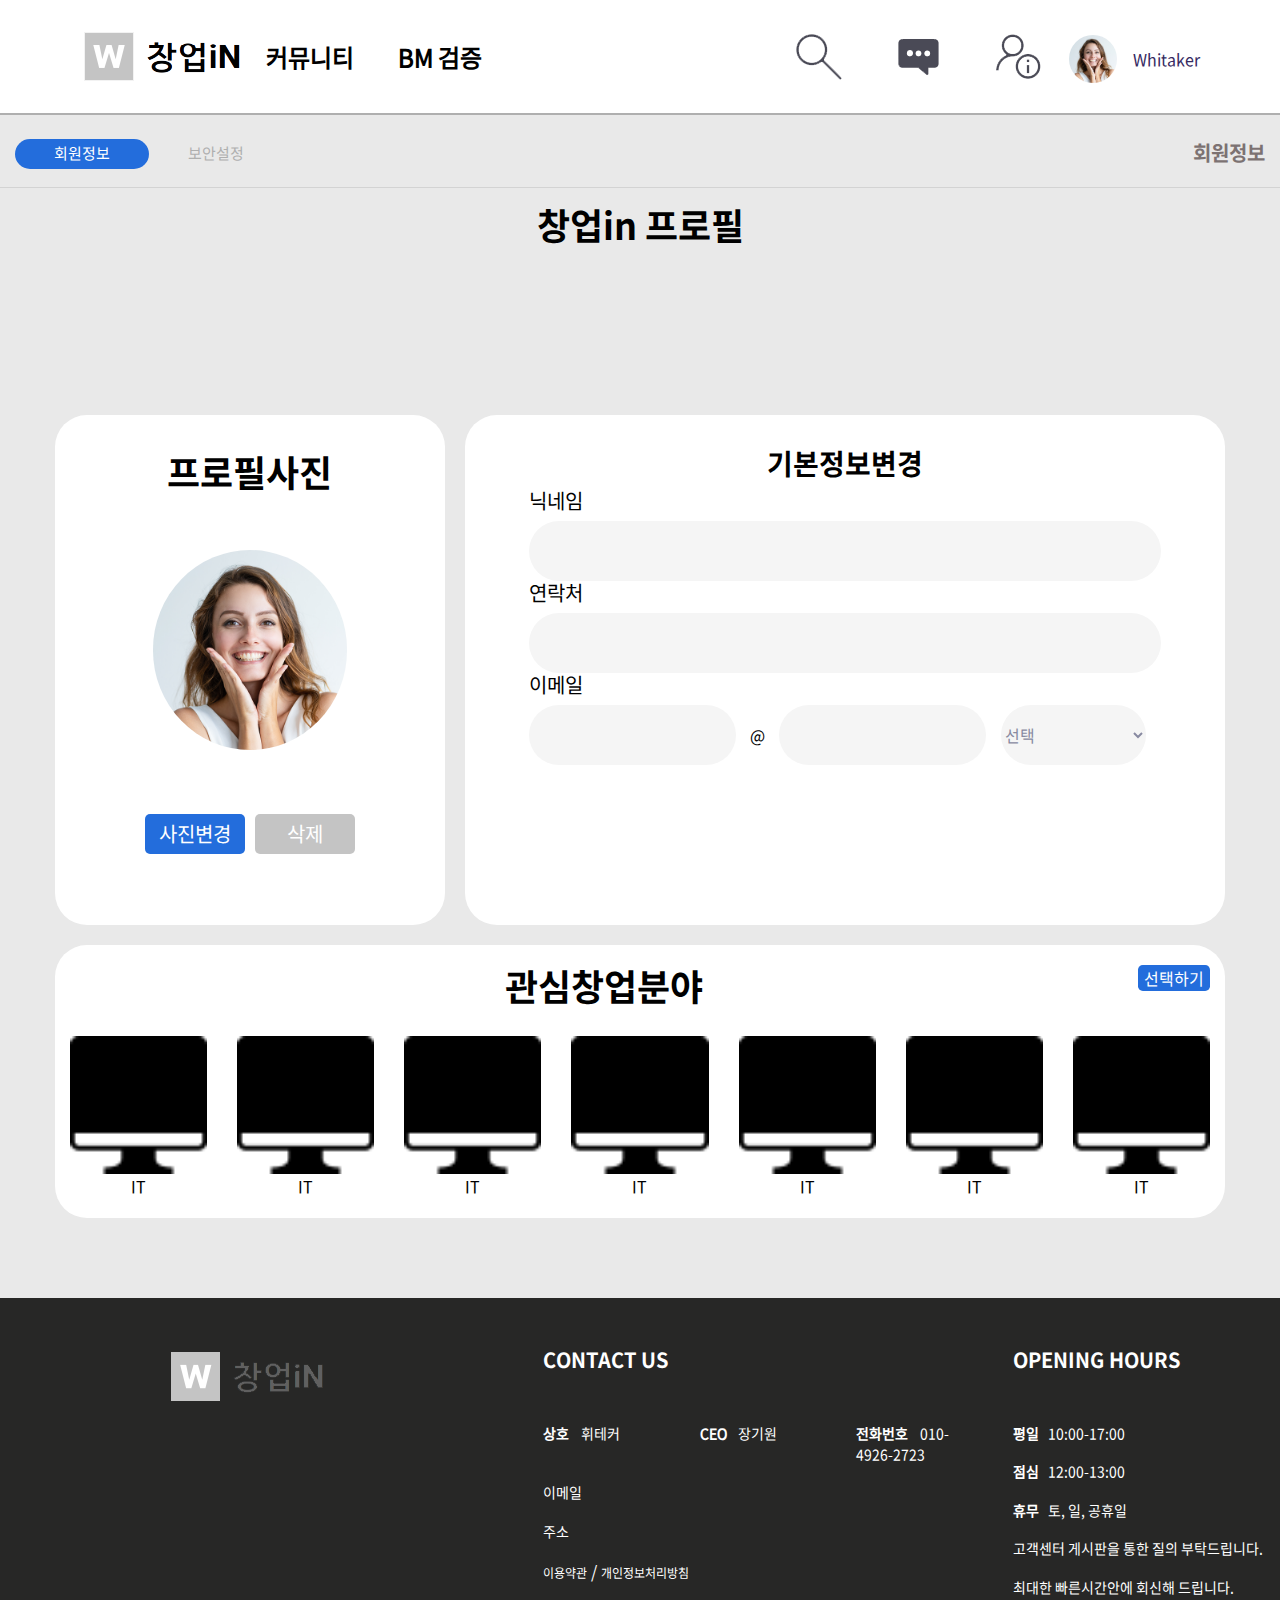
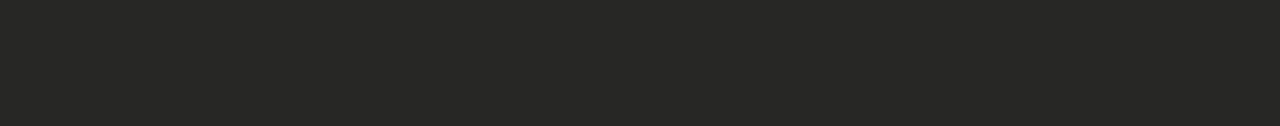
<file: profile.html>
<!DOCTYPE html>
<html lang="en">
  <head>
    <title>Expert &mdash; Onepage Template by Colorlib</title>
    <meta charset="utf-8">
    <meta name="viewport" content="width=device-width, initial-scale=1, shrink-to-fit=no">
    
    <link href="https://fonts.googleapis.com/css?family=Oswald:400,700|Muli:300,400,700,900" rel="stylesheet">

    <link rel="stylesheet" href="fonts/icomoon/style.css">

    <link rel="stylesheet" href="css/bootstrap.min.css">
    <link rel="stylesheet" href="css/jquery-ui.css">
    <!-- <link rel="stylesheet" href="css/owl.carousel.min.css">
    <link rel="stylesheet" href="css/owl.theme.default.min.css">
    <link rel="stylesheet" href="css/owl.theme.default.min.css"> -->

    <link rel="stylesheet" href="css/swiper-bundle.min.css">

    <link rel="stylesheet" href="css/jquery.fancybox.min.css">

    <link rel="stylesheet" href="css/bootstrap-datepicker.css">

    <link rel="stylesheet" href="fonts/flaticon/font/flaticon.css">

    <link rel="stylesheet" href="css/aos.css">

    <link rel="stylesheet" href="css/slick.css">
    <link rel="stylesheet" href="css/slick-theme.css">

    <link rel="stylesheet" href="https://pro.fontawesome.com/releases/v5.10.0/css/all.css">

    <link rel="stylesheet" href="css/style.css">
    
  </head>
  <body data-spy="scroll" data-target=".site-navbar-target" data-offset="300">
  


  <div class="site-wrap">

    <div class="site-mobile-menu site-navbar-target">
      <div class="site-mobile-menu-header">
        <div class="site-mobile-menu-close mt-3">
          <span class="icon-close2 js-menu-toggle"></span>
        </div>
      </div>
      <div class="site-mobile-menu-body"></div>
    </div>
   
    
    <header class="site-navbar py-4 js-sticky-header site-navbar-target" role="banner">
      
      <div class="container-fluid">
        <div class="d-flex align-items-center">
          <div class="site-logo">
            <a href="index.html" class="text-uppercase">
              <img src="images/logo.png" alt="창업IN_로고">
            </a>
          </div>
          <div>
            <nav class="site-navigation position-relative text-right" role="navigation">
              <ul class="site-menu main-menu js-clone-nav mr-auto d-none d-xl-block">
                <li><a href="#home-section" class="nav-link">커뮤니티</a></li>
                <li><a href="#work-section" class="nav-link">BM 검증</a></li>                
              </ul>
            </nav>
          </div>
          <div class="ml-auto">
            <nav class="site-navigation position-relative text-right" role="navigation">
              <ul class="site-menu main-menu site-menu-dark js-clone-nav mr-auto d-none d-xl-block">
                <li>
                  <a href="#pricing-section" class="nav-link">
                    <img src="images/icon/ico_search.png" alt="검색아이콘">
                  </a>
                </li>
                <li>
                  <a href="#pricing-section" class="nav-link">
                    <img src="images/icon/ico_talk.png" alt="채팅아이콘">
                  </a>
                </li>
                <li>
                  <a href="#pricing-section" class="nav-link">
                    <img src="images/icon/ico_user.png" alt="회원아이콘">
                  </a>
                </li>
                <li class="">
                  <div class="user-content d-flex align-items-center dropdown">
                    <div class="user-img">
                      <img src="images/person_1.jpg" alt="사진">
                    </div>
                    <div class="user-text"> <a href="#" class="dropbox"> Whitaker</a></div>
                  </div>

                  <div class="dropdown-content">
                    <div class="row user-info-content align-items-center">
                      <div class="col-4 user-icon text-center">
                        <img src="images/user-profile-none.png" alt="사용자 아이콘">
                      </div>
                      <div class="col-8 user-info text-left">
                        <div class="d-flex align-items-center">
                          <h3 class="">Whitaker<span> 님</span></h3>
                          <button type="button">로그아웃</button>
                        </div>
                        <div class="user-interest">
                          <p>창업 관심 분야</p>
                          <ul class="d-flex align-items-center">
                            <li>
                              <img src="images/icon/fd-moniter.png" alt="IT">
                            </li>
                            <li>
                              <img src="images/icon/fd-education.png" alt="교육">
                            </li>
                          </ul>
                        </div>

                      </div>
                    </div>
                    <div class="row user-btn-wrap">
                      <div class="col-6 btn-wrap">
                        <a href="#">내 정보</a>
                      </div>
                      <div class="col-6 btn-wrap">
                        <a href="#">가입한 모임</a>
                      </div>
                    </div>
                  </div>
                </li>
              </ul>
            </nav>
            <a href="#" class="d-inline-block d-xl-none site-menu-toggle js-menu-toggle float-right"><span class="icon-menu h3"></span></a>
            
          </div>

        </div>
    </div>
</header>

<!-- header   -->


    <!-- section -->

    <section>
        <div class="sub-nav">
            <div class="container-fluid sub-nav-wrap">
                <div class="row">
                    <div class="flex-box">
                        <a href="#" class="on">회원정보</a>
                        <a href="#">보안설정</a>
                    </div>
                    <div class="user-info">
                        <a href="#">회원정보</a>
                    </div>
                </div>
            </div>
        </div>
        <main class="community--section">
            <div class="container">
                <div class="row">
                    <div class="col-12 text-center community-title">
                        <h1>창업in 프로필</h1>
                    </div>
                </div>
            </div>
            <div class="w1200">
                <div class="container-fluid">
                    <div class="row mp-row">
                        <div class="text-center mp-photo col-lg-4 col-sm-12">
                          <div class="row d-flex justify-content-center">
                            <h1>프로필사진</h1>
                          </div>
                          <div class="row d-flex justify-content-center">
                            <div class="profile-img">

                            </div>
                          </div>
                          <div class="row d-flex justify-content-center">
                                <button class="btn btn-blue-bg">사진변경</button>
                                <button>삭제</button>
                          </div>
                        </div>
                        <div class="mp-info col-lg-8 col-sm-12">
                            <div class="row">
                                <div class="col-12 text-center">
                                    <h2>기본정보변경</h2>
                                </div>
                            </div>
                            <div class="row">
                                <div class="col-12 mp-nickname">
                                    <h3>닉네임</h3>
                                    <input type="text" class="input-bg">
                                </div>
                            </div>
                            <div class="row">
                                <div class="col-12 mp-tel">
                                    <h3>연락처</h3>
                                    <input type="tel" class="input-bg">
                                </div>
                            </div>
                            <div class="row">
                                <div class="col-12 mp-email">
                                    <h3>이메일</h3>
                                    <div class="d-flex align-items-center">
                                        <input name="email1" type="text" class="input-bg"><span class="email-margin">@</span><input name="email2" type="text" class="input-bg">
                                        <select name="select_email" id="" class="input-bg input-text-bg select-l-margin" onchange="selectEmail(this)">
                                            <option value="" selected>선택</option>
                                            <option value="naver.com">naver.com</option>
                                            <option value="gmail.com">gmail.com</option>
                                        </select>
                                    </div>
                                </div>
                            </div>
                        </div>
                    </div>
                    <div class="row">
                        <div class="col-lg-12 bg-w border-round top-mg-20">
                          <div class="row margin-m-20">
                            <div class="col d-flex startups-align">
                              <div class="startups-di-v"></div>
                              <div class="startups-main-text">
                                <h1 class="text-center">관심창업분야</h1>
                              </div>
                              <div class="startups-select-btn">
                                <button data-toggle="modal" data-target="#myModal">선택하기</button>
                              </div>
                            </div>
                          </div>
                          <div class="modal profile-modal" id="myModal">
                            <div class="modal-dialog modal-lg">
                              <div class="modal-content">
                                <!-- Modal-->
                                <div class="modal-body pm-body">
                                    <div class="row md-row">
                                        <div class="col">
                                            <div class="md-icon">
                                                <img src="images/icon/fd-moniter.png" alt="">
                                            </div>
                                            <div class="md-text">
                                                <p>IT</p>
                                            </div>
                                        </div>
                                        <div class="col">
                                            <div class="md-icon">
                                                <img src="images/icon/fd-travel.png" alt="">
                                            </div>
                                            <div class="md-text">
                                                <p>여행</p>
                                            </div>
                                        </div>
                                        <div class="col">
                                            <div class="md-icon">
                                                <img src="images/icon/fd-education.png" alt="">
                                            </div>
                                            <div class="md-text">
                                                <p>교육</p>
                                            </div>
                                        </div>
                                        <div class="col">
                                            <div class="md-icon">
                                                <img src="images/icon/fd-distribution.png" alt="">
                                            </div>
                                            <div class="md-text">
                                                <p>물류</p>
                                            </div>
                                        </div>
                                    </div>
                                    <div class="row md-row">
                                        <div class="col">
                                            <div class="md-icon">
                                                <img src="images/icon/fd-animal.png" alt="">
                                            </div>
                                            <div class="md-text">
                                                <p>반려동물</p>
                                            </div>
                                        </div>
                                        <div class="col">
                                            <div class="md-icon">
                                                <img src="images/icon/fd-fashion.png" alt="">
                                            </div>
                                            <div class="md-text">
                                                <p>패션</p>
                                            </div>
                                        </div>
                                        <div class="col">
                                            <div class="md-icon">
                                                <img src="images/icon/fd-robot.png" alt="">
                                            </div>
                                            <div class="md-text">
                                                <p>로봇</p>
                                            </div>
                                        </div>
                                        <div class="col">
                                            <div class="md-icon">
                                                <img src="images/icon/fd-farming.png" alt="">
                                            </div>
                                            <div class="md-text">
                                                <p>농업</p>
                                            </div>
                                        </div>
                                    </div>
                                    <div class="row md-row">
                                        <div class="col">
                                            <div class="md-icon">
                                                <img src="images/icon/fd-insurance.png" alt="">
                                            </div>
                                            <div class="md-text">
                                                <p>보험</p>
                                            </div>
                                        </div>
                                        <div class="col">
                                            <div class="md-icon">
                                                <img src="images/icon/fd-food.png" alt="">
                                            </div>
                                            <div class="md-text">
                                                <p>식품</p>
                                            </div>
                                        </div>
                                        <div class="col">
                                            <div class="md-icon">
                                                <img src="images/icon/fd-contents.png" alt="">
                                            </div>
                                            <div class="md-text">
                                                <p>콘텐츠</p>
                                            </div>
                                        </div>
                                        <div class="col">
                                            <div class="md-icon">
                                                <img src="images/icon/fd-health.png" alt="">
                                            </div>
                                            <div class="md-text">
                                                <p>헬스</p>
                                            </div>
                                        </div>
                                    </div>
                                    <div class="row md-footer d-flex justify-content-between">
                                        <div class="md-x">
                                            <button type="button" class="x-btn" data-dismiss="modal">취소</button>
                                        </div>
                                        <div class="md-o">
                                            <button type="button">확인</button>
                                        </div>
                                    </div>
                                </div>
                                <!-- modal -->
                              </div>
                            </div>
                          </div>
                            <div class="row text-center margin-m-20 padding-b-20">
                              <div class="col">
                                <div class="startups-icon">
                                  <img src="images/startups-icon-01.png" alt="">
                                </div>
                                <div class="startups-text">
                                  <p>IT</p>
                                </div>
                              </div>
                              <div class="col">
                                <div class="startups-icon">
                                  <img src="images/startups-icon-01.png" alt="">
                                </div>
                                <div class="startups-text">
                                  <p>IT</p>
                                </div>
                              </div>
                              <div class="col">
                                <div class="startups-icon">
                                  <img src="images/startups-icon-01.png" alt="">
                                </div>
                                <div class="startups-text">
                                  <p>IT</p>
                                </div>
                              </div>
                              <div class="col">
                                <div class="startups-icon">
                                  <img src="images/startups-icon-01.png" alt="">
                                </div>
                                <div class="startups-text">
                                  <p>IT</p>
                                </div>
                              </div>
                              <div class="col">
                                <div class="startups-icon">
                                  <img src="images/startups-icon-01.png" alt="">
                                </div>
                                <div class="startups-text">
                                  <p>IT</p>
                                </div>
                              </div>
                              <div class="col">
                                <div class="startups-icon">
                                  <img src="images/startups-icon-01.png" alt="">
                                </div>
                                <div class="startups-text">
                                  <p>IT</p>
                                </div>
                              </div>
                              <div class="col">
                                <div class="startups-icon">
                                  <img src="images/startups-icon-01.png" alt="">
                                </div>
                                <div class="startups-text">
                                  <p>IT</p>
                                </div>
                              </div>
                            </div>
                        </div>
                    </div>
                </div>
            </div>
        </main>
    </section>

  






  








  
     
    <footer class="footer-section bg-light">
      <div class="container-fluid">
        <div class="row">
          <div class="col-md-4">
            <div class="row">
              <div class="col-md-12">
                <a href="#">
                  <img src="images/foot-logo.png" alt="창업IN_푸터로고">
                </a>
              </div>
            </div>
          </div>

          <div class="col-md-5 ml-auto">
            <h3>CONTACT US</h3>
            <ul class="list-unstyled footer-links">
              <li>
                <div class="row">
                  <div class="col-lg-4 col-6">
                    <p><b>상호</b> 휘테커</p>
                  </div>
                  <div class="col-lg-4 col-6">
                    <p><b>CEO</b> 장기원</p>
                  </div>
                  <div class="col-lg-4 col-6">
                    <p><b>전화번호</b> 010-4926-2723</p>
                  </div>
                </div>
              </li>
              <li>
                <div class="row">
                  <div class="col">
                    <p>이메일</p>
                  </div>
                </div>
              </li>
              <li>
                <div class="row">
                  <div class="col">
                    <p>주소</p>
                  </div>
                </div>
              </li>
              <li>
                <div class="row">
                  <div class="col">
                    <a href="#">이용약관</a> / <a href="#">개인정보처리방침</a>
                  </div>
                </div>
              </li>
            </ul>
          </div>

          <div class="col-md-3 opening">
            <h3>OPENING HOURS</h3>
            <div class="row">
              <div class="col">
                <p><b>평일</b>10:00-17:00</p>
              </div>
            </div>
            <div class="row">
              <div class="col">
                <p><b>점심</b>12:00-13:00</p>
              </div>
            </div>
            <div class="row">
              <div class="col">
                <p><b>휴무</b>토, 일, 공휴일</p>
              </div>
            </div>
            <div class="row">
              <div class="col">
                <p>고객센터 게시판을 통한 질의 부탁드립니다.</p>
                <p>최대한 빠른시간안에 회신해 드립니다.</p>
              </div>
            </div>
          </div>

        </div>


      </div>
    </footer>
<!-- footer  -->
  
    
  </div> 
  <!-- .site-wrap -->

  <script src="js/jquery-3.3.1.min.js"></script>
  <script src="js/jquery-ui.js"></script>
  <script src="js/bootstrap.min.js"></script>
  <script src="js/jquery.easing.1.3.js"></script>
  <script src="js/aos.js"></script>
  <script src="js/jquery.fancybox.min.js"></script>
  <script src="js/jquery.waypoints.min.js"></script>
  <script src="js/jquery.animateNumber.min.js"></script>
  <script src="js/jquery.sticky.js"></script>
  <!-- <script src="js/owl.carousel.min.js"></script> -->
  <script src="js/swiper-bundle.min.js"></script>
  <script src="js/chart.js"></script>
  <script src="js/main.js"></script>
    
  
  </body>
</html>
</file>
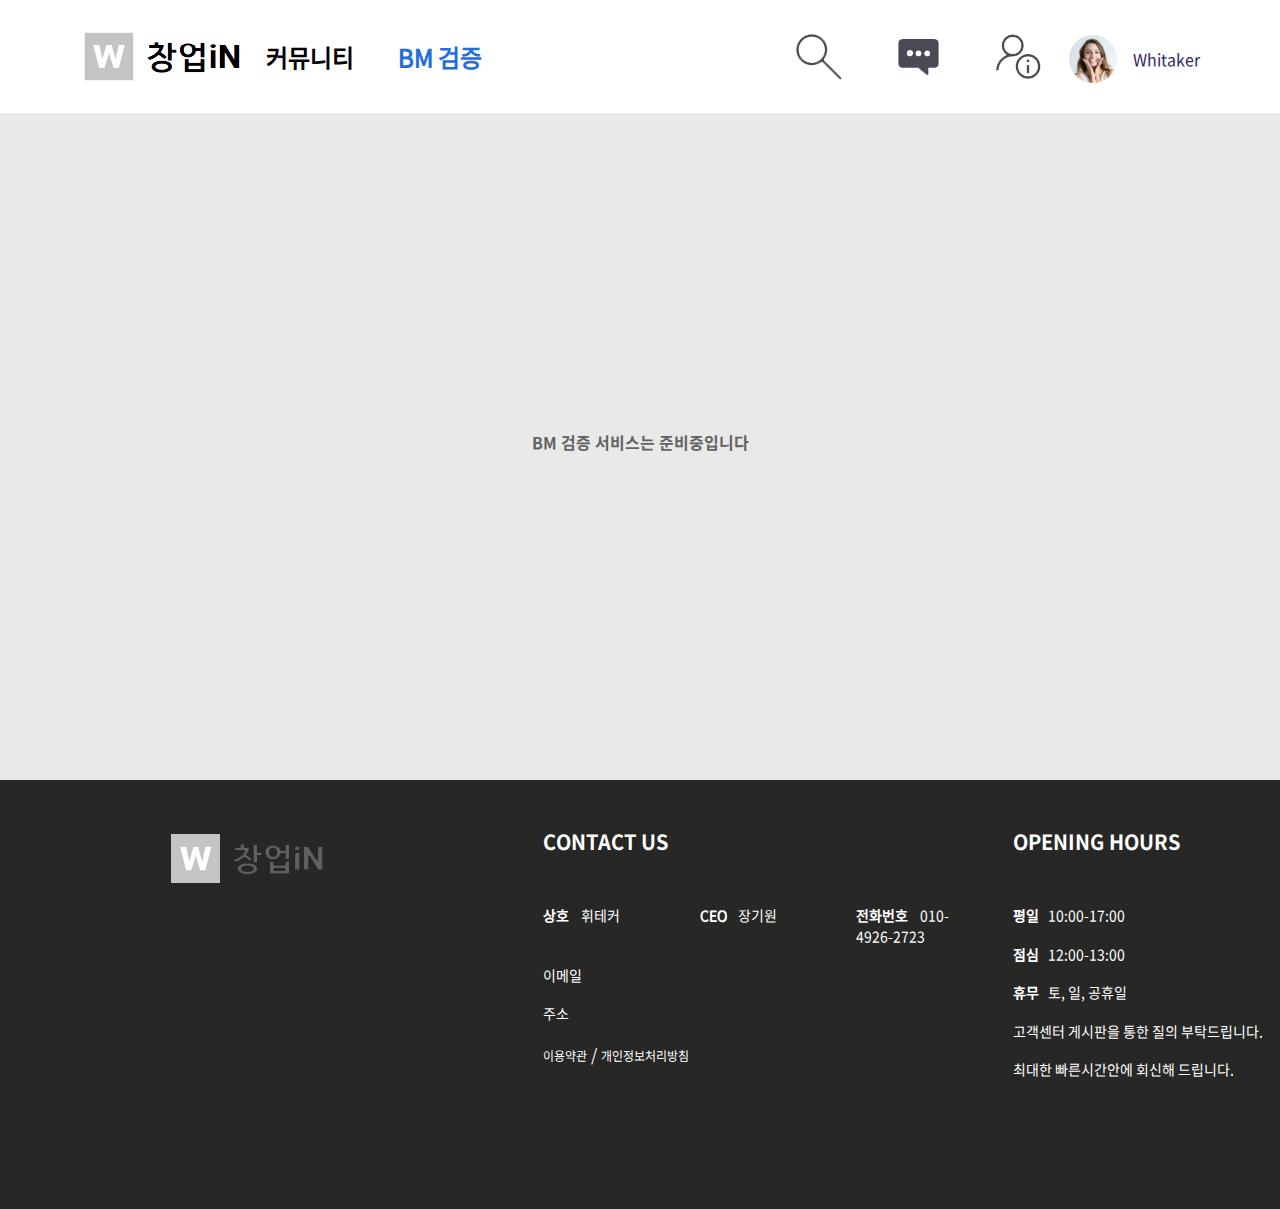
<file: unready.html>
<!DOCTYPE html>
<html lang="en">
  <head>
    <title>Expert &mdash; Onepage Template by Colorlib</title>
    <meta charset="utf-8">
    <meta name="viewport" content="width=device-width, initial-scale=1, shrink-to-fit=no">
    
    <link href="https://fonts.googleapis.com/css?family=Oswald:400,700|Muli:300,400,700,900" rel="stylesheet">

    <link rel="stylesheet" href="fonts/icomoon/style.css">

    <link rel="stylesheet" href="css/bootstrap.min.css">
    <link rel="stylesheet" href="css/jquery-ui.css">
    <!-- <link rel="stylesheet" href="css/owl.carousel.min.css">
    <link rel="stylesheet" href="css/owl.theme.default.min.css">
    <link rel="stylesheet" href="css/owl.theme.default.min.css"> -->

    <link rel="stylesheet" href="css/swiper-bundle.min.css">

    <link rel="stylesheet" href="css/jquery.fancybox.min.css">

    <link rel="stylesheet" href="css/bootstrap-datepicker.css">

    <link rel="stylesheet" href="fonts/flaticon/font/flaticon.css">

    <link rel="stylesheet" href="css/aos.css">

    <link rel="stylesheet" href="css/slick.css">
    <link rel="stylesheet" href="css/slick-theme.css">

    <link rel="stylesheet" href="css/style.css">
    
  </head>
  <body data-spy="scroll" data-target=".site-navbar-target" data-offset="300">
  


  <div class="site-wrap">

    <div class="site-mobile-menu site-navbar-target">
      <div class="site-mobile-menu-header">
        <div class="site-mobile-menu-close mt-3">
          <span class="icon-close2 js-menu-toggle"></span>
        </div>
      </div>
      <div class="site-mobile-menu-body"></div>
    </div>
   
    
    <header class="site-navbar py-4 js-sticky-header site-navbar-target" role="banner">
      
      <div class="container-fluid">
        <div class="d-flex align-items-center">
          <div class="site-logo">
            <a href="index.html" class="text-uppercase">
              <img src="images/logo.png" alt="창업IN_로고">
            </a>
          </div>
          <div>
            <nav class="site-navigation position-relative text-right" role="navigation">
              <ul class="site-menu main-menu js-clone-nav mr-auto d-none d-xl-block">
                <li><a href="#home-section" class="nav-link">커뮤니티</a></li>
                <li class="active"><a href="#work-section" class="nav-link">BM 검증</a></li>                
              </ul>
            </nav>
          </div>
          <div class="ml-auto">
            <nav class="site-navigation position-relative text-right" role="navigation">
              <ul class="site-menu main-menu site-menu-dark js-clone-nav mr-auto d-none d-xl-block">
                <li>
                  <a href="#pricing-section" class="nav-link">
                    <img src="images/icon/ico_search.png" alt="검색아이콘">
                  </a>
                </li>
                <li>
                  <a href="#pricing-section" class="nav-link">
                    <img src="images/icon/ico_talk.png" alt="채팅아이콘">
                  </a>
                </li>
                <li>
                  <a href="#pricing-section" class="nav-link">
                    <img src="images/icon/ico_user.png" alt="회원아이콘">
                  </a>
                </li>
                <li class="">
                  <div class="user-content d-flex align-items-center dropdown">
                    <div class="user-img">
                      <img src="images/person_1.jpg" alt="사진">
                    </div>
                    <div class="user-text"> <a href="#" class="dropbox"> Whitaker</a></div>
                  </div>

                  <div class="dropdown-content">
                    <div class="row user-info-content align-items-center">
                      <div class="col-4 user-icon text-center">
                        <img src="images/user-profile-none.png" alt="사용자 아이콘">
                      </div>
                      <div class="col-8 user-info text-left">
                        <div class="d-flex align-items-center">
                          <h3 class="">Whitaker<span> 님</span></h3>
                          <button type="button">로그아웃</button>
                        </div>
                        <div class="user-interest">
                          <p>창업 관심 분야</p>
                          <ul class="d-flex align-items-center">
                            <li>
                              <img src="images/icon/fd-moniter.png" alt="IT">
                            </li>
                            <li>
                              <img src="images/icon/fd-education.png" alt="교육">
                            </li>
                          </ul>
                        </div>

                      </div>
                    </div>
                    <div class="row user-btn-wrap">
                      <div class="col-6 btn-wrap">
                        <a href="#">내 정보</a>
                      </div>
                      <div class="col-6 btn-wrap">
                        <a href="#">가입한 모임</a>
                      </div>
                    </div>
                  </div>
                </li>
              </ul>
            </nav>
            <a href="#" class="d-inline-block d-xl-none site-menu-toggle js-menu-toggle float-right"><span class="icon-menu h3"></span></a>
          </div>
        </div>
      </div>
      
    </header>

<!-- header   -->


    <!-- section -->

    <section>
        <main class="unready">
            <h2>BM 검증 서비스는 준비중입니다</h2>
        </main>
    </section>

  






  








  
     
    <footer class="footer-section bg-light">
      <div class="container-fluid">
        <div class="row">
          <div class="col-md-4">
            <div class="row">
              <div class="col-md-12">
                <a href="#">
                  <img src="images/foot-logo.png" alt="창업IN_푸터로고">
                </a>
              </div>
            </div>
          </div>

          <div class="col-md-5 ml-auto">
            <h3>CONTACT US</h3>
            <ul class="list-unstyled footer-links">
              <li>
                <div class="row">
                  <div class="col-lg-4 col-6">
                    <p><b>상호</b> 휘테커</p>
                  </div>
                  <div class="col-lg-4 col-6">
                    <p><b>CEO</b> 장기원</p>
                  </div>
                  <div class="col-lg-4 col-6">
                    <p><b>전화번호</b> 010-4926-2723</p>
                  </div>
                </div>
              </li>
              <li>
                <div class="row">
                  <div class="col">
                    <p>이메일</p>
                  </div>
                </div>
              </li>
              <li>
                <div class="row">
                  <div class="col">
                    <p>주소</p>
                  </div>
                </div>
              </li>
              <li>
                <div class="row">
                  <div class="col">
                    <a href="#">이용약관</a> / <a href="#">개인정보처리방침</a>
                  </div>
                </div>
              </li>
            </ul>
          </div>

          <div class="col-md-3 opening">
            <h3>OPENING HOURS</h3>
            <div class="row">
              <div class="col">
                <p><b>평일</b>10:00-17:00</p>
              </div>
            </div>
            <div class="row">
              <div class="col">
                <p><b>점심</b>12:00-13:00</p>
              </div>
            </div>
            <div class="row">
              <div class="col">
                <p><b>휴무</b>토, 일, 공휴일</p>
              </div>
            </div>
            <div class="row">
              <div class="col">
                <p>고객센터 게시판을 통한 질의 부탁드립니다.</p>
                <p>최대한 빠른시간안에 회신해 드립니다.</p>
              </div>
            </div>
          </div>

        </div>


      </div>
    </footer>
<!-- footer  -->
  
    
  </div> 
  <!-- .site-wrap -->

  <script src="js/jquery-3.3.1.min.js"></script>
  <script src="js/jquery-ui.js"></script>
  <script src="js/bootstrap.min.js"></script>
  <script src="js/jquery.easing.1.3.js"></script>
  <script src="js/aos.js"></script>
  <script src="js/jquery.fancybox.min.js"></script>
  <script src="js/jquery.waypoints.min.js"></script>
  <script src="js/jquery.animateNumber.min.js"></script>
  <script src="js/jquery.sticky.js"></script>
  <!-- <script src="js/owl.carousel.min.js"></script> -->
  <script src="js/swiper-bundle.min.js"></script>
  <script src="js/chart.js"></script>
  <script src="js/main.js"></script>
    
  
  </body>
</html>
</file>
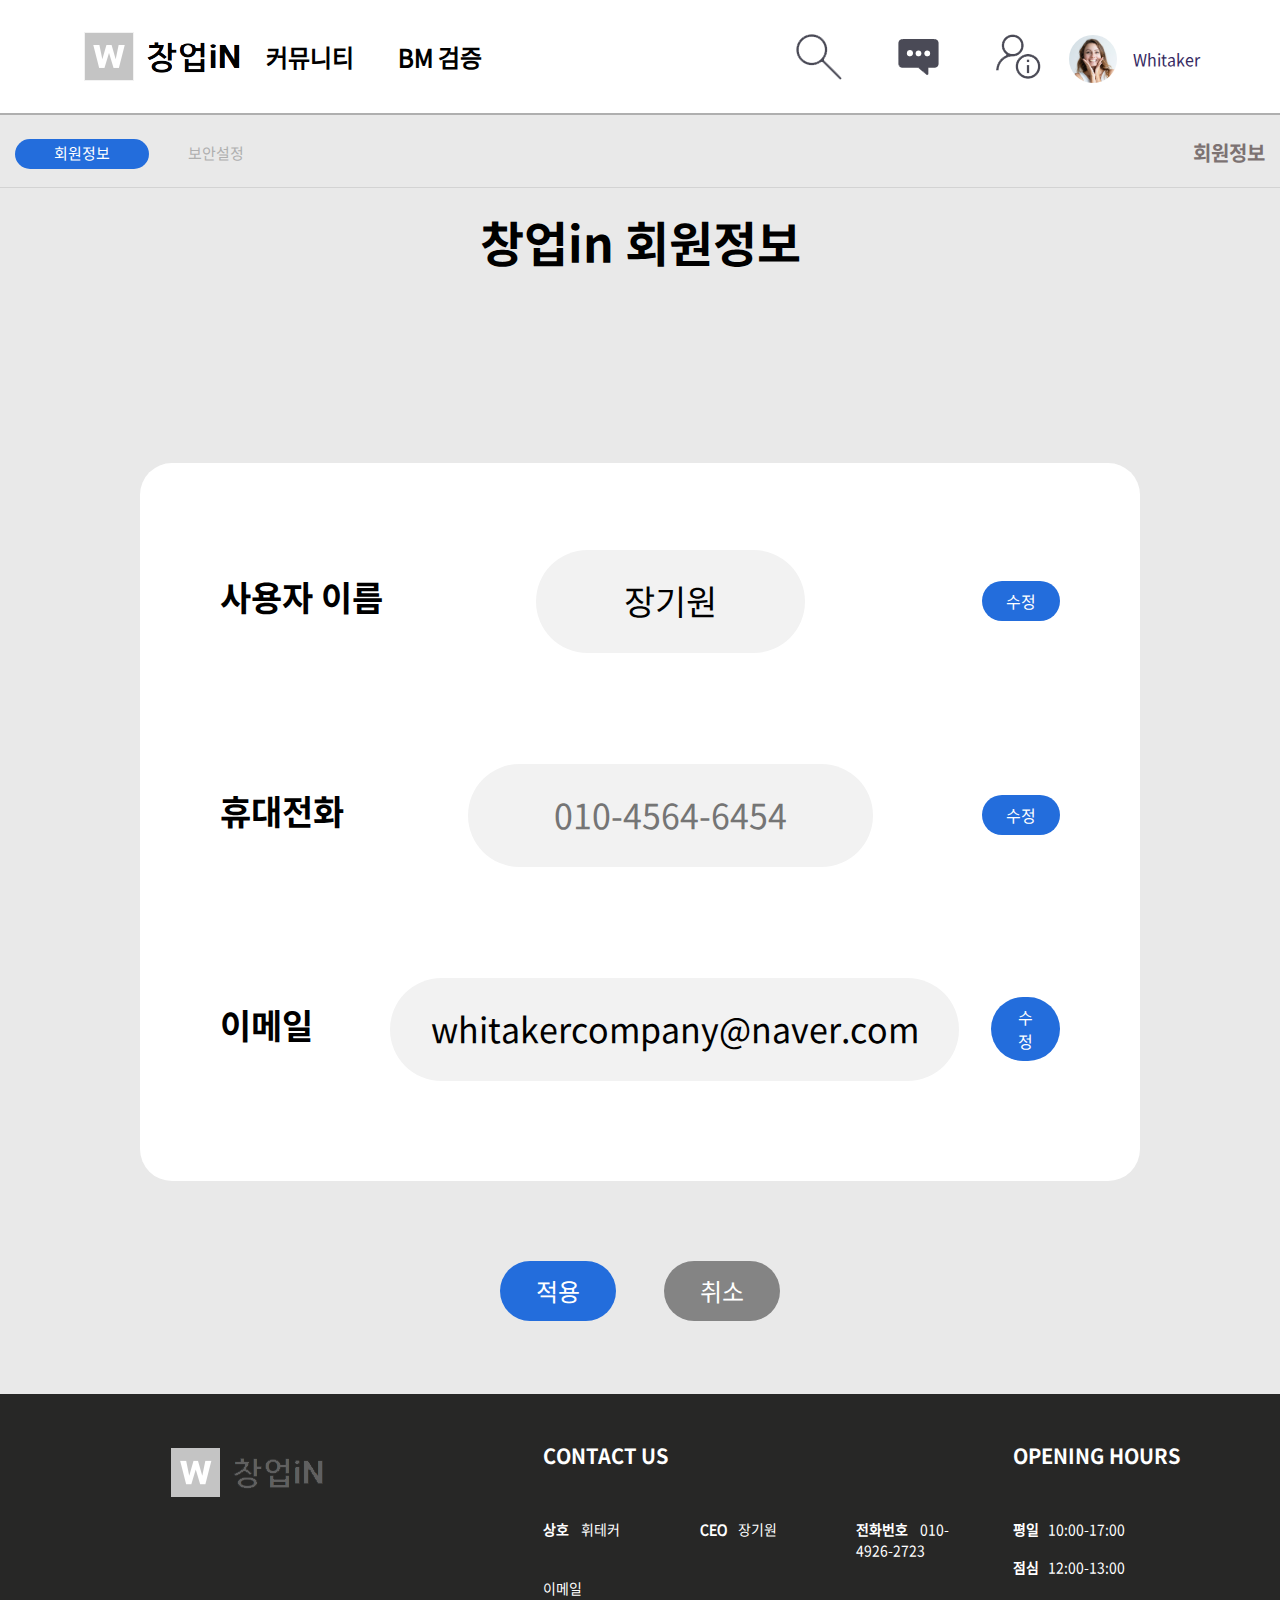
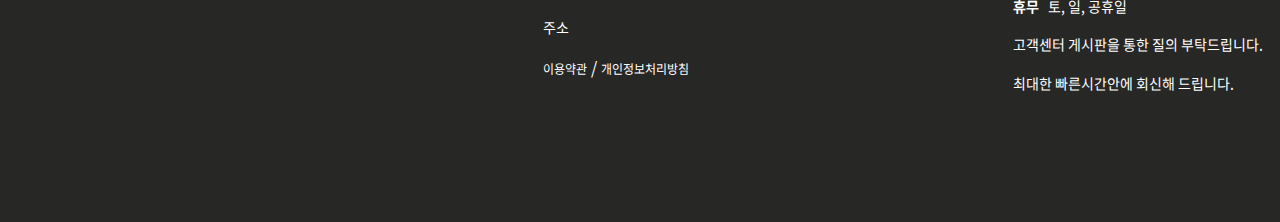
<file: user-info.html>
<!DOCTYPE html>
<html lang="en">
  <head>
    <title>Expert &mdash; Onepage Template by Colorlib</title>
    <meta charset="utf-8">
    <meta name="viewport" content="width=device-width, initial-scale=1, shrink-to-fit=no">
    
    <link href="https://fonts.googleapis.com/css?family=Oswald:400,700|Muli:300,400,700,900" rel="stylesheet">

    <link rel="stylesheet" href="fonts/icomoon/style.css">

    <link rel="stylesheet" href="css/bootstrap.min.css">
    <link rel="stylesheet" href="css/jquery-ui.css">
    <!-- <link rel="stylesheet" href="css/owl.carousel.min.css">
    <link rel="stylesheet" href="css/owl.theme.default.min.css">
    <link rel="stylesheet" href="css/owl.theme.default.min.css"> -->

    <link rel="stylesheet" href="css/swiper-bundle.min.css">

    <link rel="stylesheet" href="css/jquery.fancybox.min.css">

    <link rel="stylesheet" href="css/bootstrap-datepicker.css">

    <link rel="stylesheet" href="fonts/flaticon/font/flaticon.css">

    <link rel="stylesheet" href="css/aos.css">

    <link rel="stylesheet" href="css/slick.css">
    <link rel="stylesheet" href="css/slick-theme.css">

    <link rel="stylesheet" href="css/style.css">
    
  </head>
  <body data-spy="scroll" data-target=".site-navbar-target" data-offset="300">
  


  <div class="site-wrap">

    <div class="site-mobile-menu site-navbar-target">
      <div class="site-mobile-menu-header">
        <div class="site-mobile-menu-close mt-3">
          <span class="icon-close2 js-menu-toggle"></span>
        </div>
      </div>
      <div class="site-mobile-menu-body"></div>
    </div>
   
    
    <header class="site-navbar py-4 js-sticky-header site-navbar-target" role="banner">
      
      <div class="container-fluid">
        <div class="d-flex align-items-center">
          <div class="site-logo">
            <a href="index.html" class="text-uppercase">
              <img src="images/logo.png" alt="창업IN_로고">
            </a>
          </div>
          <div>
            <nav class="site-navigation position-relative text-right" role="navigation">
              <ul class="site-menu main-menu js-clone-nav mr-auto d-none d-xl-block">
                <li><a href="#home-section" class="nav-link">커뮤니티</a></li>
                <li><a href="#work-section" class="nav-link">BM 검증</a></li>                
              </ul>
            </nav>
          </div>
          <div class="ml-auto">
            <nav class="site-navigation position-relative text-right" role="navigation">
              <ul class="site-menu main-menu site-menu-dark js-clone-nav mr-auto d-none d-xl-block">
                <li>
                  <a href="#pricing-section" class="nav-link">
                    <img src="images/icon/ico_search.png" alt="검색아이콘">
                  </a>
                </li>
                <li>
                  <a href="#pricing-section" class="nav-link">
                    <img src="images/icon/ico_talk.png" alt="채팅아이콘">
                  </a>
                </li>
                <li>
                  <a href="#pricing-section" class="nav-link">
                    <img src="images/icon/ico_user.png" alt="회원아이콘">
                  </a>
                </li>
                <li class="">
                  <div class="user-content d-flex align-items-center dropdown">
                    <div class="user-img">
                      <img src="images/person_1.jpg" alt="사진">
                    </div>
                    <div class="user-text"> <a href="#" class="dropbox"> Whitaker</a></div>
                  </div>

                  <div class="dropdown-content">
                    <div class="row user-info-content align-items-center">
                      <div class="col-4 user-icon text-center">
                        <img src="images/user-profile-none.png" alt="사용자 아이콘">
                      </div>
                      <div class="col-8 user-info text-left">
                        <div class="d-flex align-items-center">
                          <h3 class="">Whitaker<span> 님</span></h3>
                          <button type="button">로그아웃</button>
                        </div>
                        <div class="user-interest">
                          <p>창업 관심 분야</p>
                          <ul class="d-flex align-items-center">
                            <li>
                              <img src="images/icon/fd-moniter.png" alt="IT">
                            </li>
                            <li>
                              <img src="images/icon/fd-education.png" alt="교육">
                            </li>
                          </ul>
                        </div>

                      </div>
                    </div>
                    <div class="row user-btn-wrap">
                      <div class="col-6 btn-wrap">
                        <a href="#">내 정보</a>
                      </div>
                      <div class="col-6 btn-wrap">
                        <a href="#">가입한 모임</a>
                      </div>
                    </div>
                  </div>
                </li>
              </ul>
            </nav>
            <a href="#" class="d-inline-block d-xl-none site-menu-toggle js-menu-toggle float-right"><span class="icon-menu h3"></span></a>
            
          </div>

        </div>
    </div>
</header>

<!-- header   -->


    <!-- section -->

    <section>
        <div class="sub-nav">
            <div class="container-fluid sub-nav-wrap">
                <div class="row">
                    <div class="flex-box">
                        <a href="#" class="on">회원정보</a>
                        <a href="#">보안설정</a>
                    </div>
                    <div class="user-info">
                        <a href="#">회원정보</a>
                    </div>
                </div>
            </div>
        </div>
        <main class="pd--25">
            <div class="container-fluid">
              <div class="row">
                <div class="col-md-12 text-center user-info-title">
                  <h2>창업in 회원정보</h2>
                </div>
              </div>
              <div class="row">
                <div class="col-md-12 col-12">
                  <div class="user-info-wrap">
                    <div class="user-name">
                      <h3>사용자 이름</h3>
                      <input type="text" value="장기원">
                      <button type="button">수정</button>
                    </div>
                    <div class="user-phone">
                      <h3>휴대전화</h3>
                      <input type="tel" value="" placeholder="010-4564-6454">
                      <button type="button">수정</button>
                    </div>
                    <div class="user-email">
                      <h3>이메일</h3>
                      <input type="email" value="whitakercompany@naver.com">
                      <button type="button">수정</button>
                    </div>
                  </div>
                  <div class="user-btn-wrap">
                    <button type="button" class="blue">적용</button>
                    <button type="button">취소</button>
                  </div>
                </div>
              </div>
            </div>
        </main>
    </section>

  






  








  
     
    <footer class="footer-section bg-light">
      <div class="container-fluid">
        <div class="row">
          <div class="col-md-4">
            <div class="row">
              <div class="col-md-12">
                <a href="#">
                  <img src="images/foot-logo.png" alt="창업IN_푸터로고">
                </a>
              </div>
            </div>
          </div>

          <div class="col-md-5 ml-auto">
            <h3>CONTACT US</h3>
            <ul class="list-unstyled footer-links">
              <li>
                <div class="row">
                  <div class="col-lg-4 col-6">
                    <p><b>상호</b> 휘테커</p>
                  </div>
                  <div class="col-lg-4 col-6">
                    <p><b>CEO</b> 장기원</p>
                  </div>
                  <div class="col-lg-4 col-6">
                    <p><b>전화번호</b> 010-4926-2723</p>
                  </div>
                </div>
              </li>
              <li>
                <div class="row">
                  <div class="col">
                    <p>이메일</p>
                  </div>
                </div>
              </li>
              <li>
                <div class="row">
                  <div class="col">
                    <p>주소</p>
                  </div>
                </div>
              </li>
              <li>
                <div class="row">
                  <div class="col">
                    <a href="#">이용약관</a> / <a href="#">개인정보처리방침</a>
                  </div>
                </div>
              </li>
            </ul>
          </div>

          <div class="col-md-3 opening">
            <h3>OPENING HOURS</h3>
            <div class="row">
              <div class="col">
                <p><b>평일</b>10:00-17:00</p>
              </div>
            </div>
            <div class="row">
              <div class="col">
                <p><b>점심</b>12:00-13:00</p>
              </div>
            </div>
            <div class="row">
              <div class="col">
                <p><b>휴무</b>토, 일, 공휴일</p>
              </div>
            </div>
            <div class="row">
              <div class="col">
                <p>고객센터 게시판을 통한 질의 부탁드립니다.</p>
                <p>최대한 빠른시간안에 회신해 드립니다.</p>
              </div>
            </div>
          </div>

        </div>


      </div>
    </footer>
<!-- footer  -->
  
    
  </div> 
  <!-- .site-wrap -->

  <script src="js/jquery-3.3.1.min.js"></script>
  <script src="js/jquery-ui.js"></script>
  <script src="js/bootstrap.min.js"></script>
  <script src="js/jquery.easing.1.3.js"></script>
  <script src="js/aos.js"></script>
  <script src="js/jquery.fancybox.min.js"></script>
  <script src="js/jquery.waypoints.min.js"></script>
  <script src="js/jquery.animateNumber.min.js"></script>
  <script src="js/jquery.sticky.js"></script>
  <!-- <script src="js/owl.carousel.min.js"></script> -->
  <script src="js/swiper-bundle.min.js"></script>
  <script src="js/chart.js"></script>
  <script src="js/main.js"></script>
    
  
  </body>
</html>
</file>
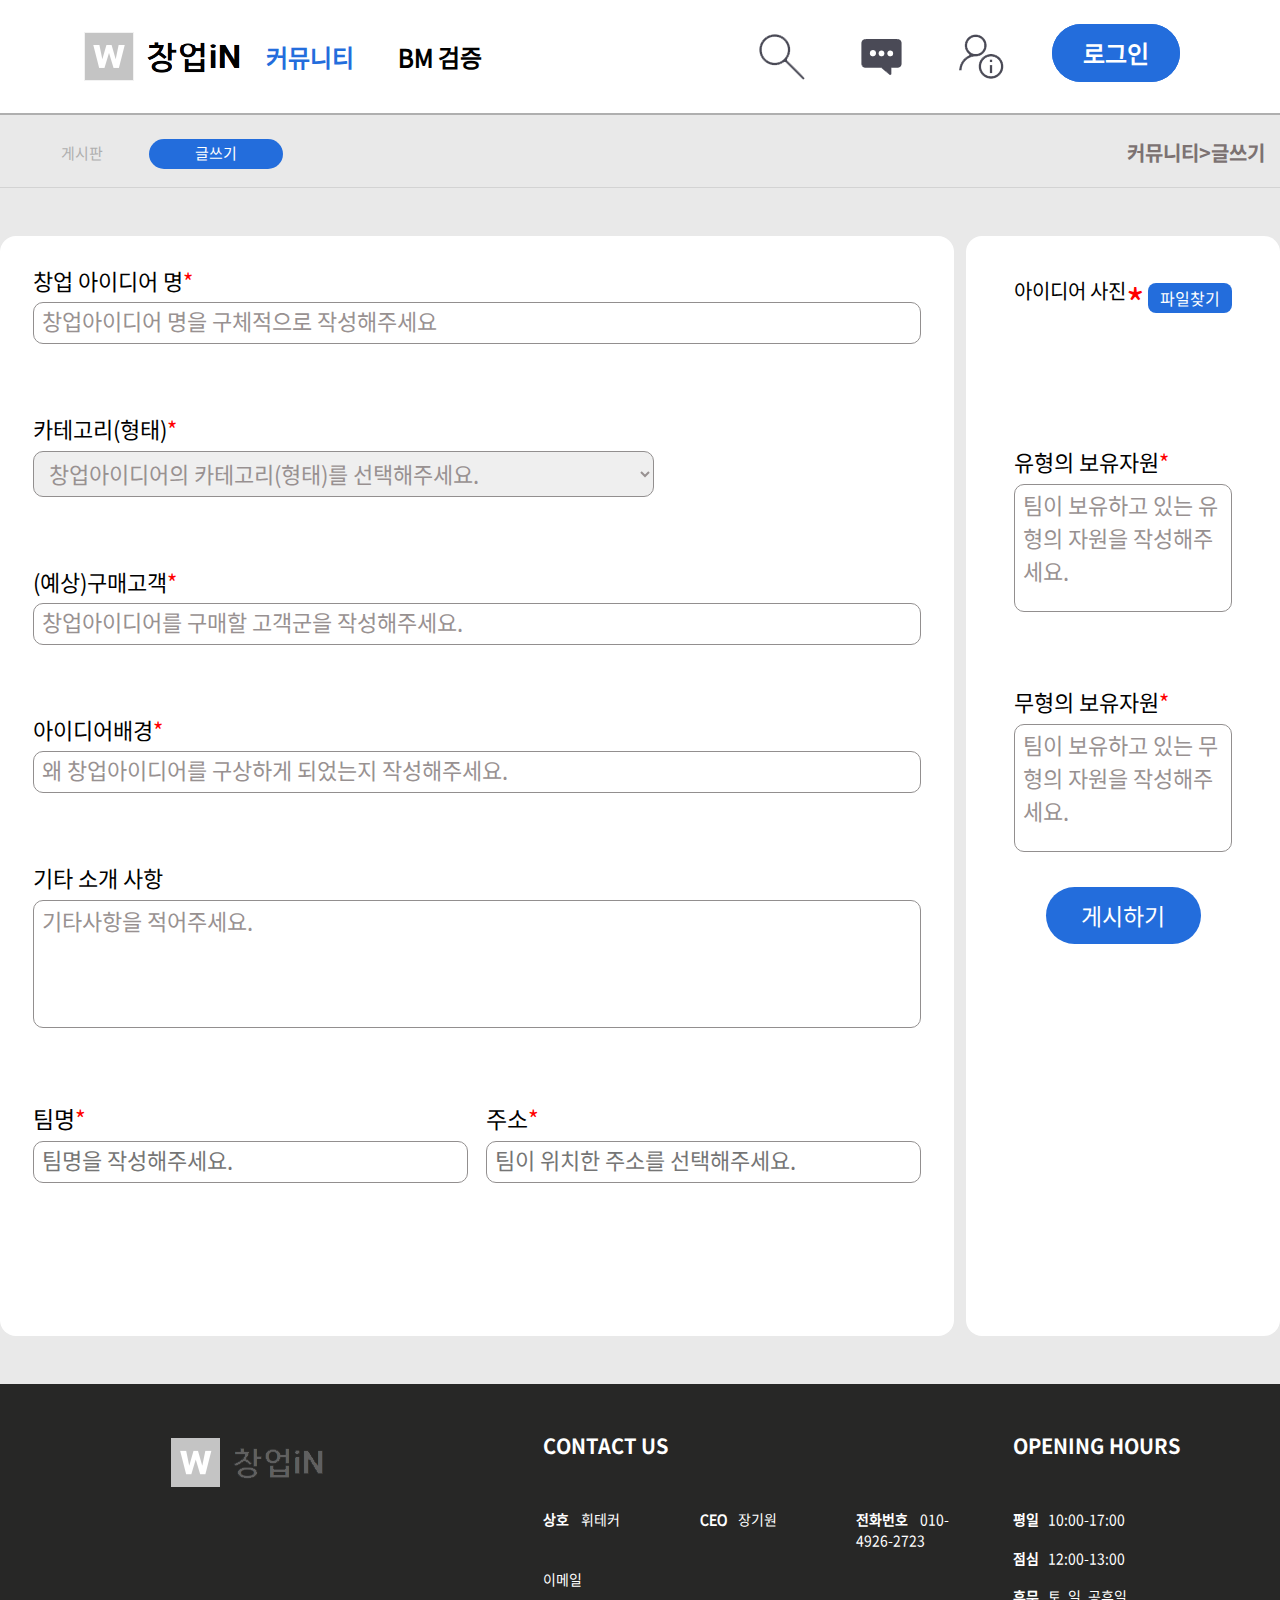
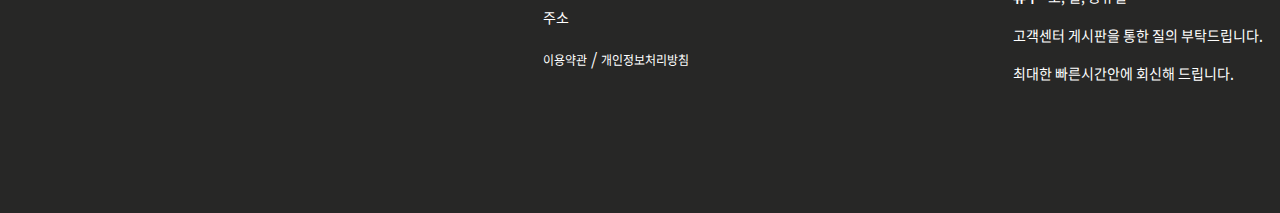
<file: writing.html>
<!DOCTYPE html>
<html lang="en">

<head>
  <title>Expert &mdash; Onepage Template by Colorlib</title>
  <meta charset="utf-8">
  <meta name="viewport" content="width=device-width, initial-scale=1, shrink-to-fit=no">

  <link href="https://fonts.googleapis.com/css?family=Oswald:400,700|Muli:300,400,700,900" rel="stylesheet">

  <link rel="stylesheet" href="fonts/icomoon/style.css">

  <link rel="stylesheet" href="css/bootstrap.min.css">
  <link rel="stylesheet" href="css/jquery-ui.css">
  <link rel="stylesheet" href="css/owl.carousel.min.css">
  <link rel="stylesheet" href="css/owl.theme.default.min.css">
  <link rel="stylesheet" href="css/owl.theme.default.min.css">

  <link rel="stylesheet" href="css/jquery.fancybox.min.css">

  <link rel="stylesheet" href="css/bootstrap-datepicker.css">

  <link rel="stylesheet" href="fonts/flaticon/font/flaticon.css">

  <link rel="stylesheet" href="css/aos.css">

  <link rel="stylesheet" href="css/style.css">

</head>

<body data-spy="scroll" data-target=".site-navbar-target" data-offset="300">



  <div class="site-wrap">

    <div class="site-mobile-menu site-navbar-target">
      <div class="site-mobile-menu-header">
        <div class="site-mobile-menu-close mt-3">
          <span class="icon-close2 js-menu-toggle"></span>
        </div>
      </div>
      <div class="site-mobile-menu-body"></div>
    </div>


    <header class="site-navbar py-4 js-sticky-header site-navbar-target" role="banner">

      <div class="container-fluid">
        <div class="d-flex align-items-center">
          <div class="site-logo">
            <a href="index.html" class="text-uppercase">
              <img src="images/logo.png" alt="창업IN_로고">
            </a>
          </div>
          <div>
            <nav class="site-navigation position-relative text-right" role="navigation">
              <ul class="site-menu main-menu js-clone-nav mr-auto d-none d-xl-block">
                <li><a href="#home-section" class="nav-link active-b">커뮤니티</a></li>
                <li><a href="#work-section" class="nav-link">BM 검증</a></li>
              </ul>
            </nav>
          </div>
          <div class="ml-auto">
            <nav class="site-navigation position-relative text-right" role="navigation">
              <ul class="site-menu main-menu site-menu-dark js-clone-nav mr-auto d-none d-xl-block">
                <li>
                  <a href="#pricing-section" class="nav-link">
                    <img src="images/icon/ico_search.png" alt="검색아이콘">
                  </a>
                </li>
                <li>
                  <a href="#pricing-section" class="nav-link">
                    <img src="images/icon/ico_talk.png" alt="채팅아이콘">
                  </a>
                </li>
                <li>
                  <a href="#pricing-section" class="nav-link">
                    <img src="images/icon/ico_user.png" alt="회원아이콘">
                  </a>
                </li>
                <li class="cta"><a href="#contact-section" class="nav-link"><span
                      class="border bg-danger rounded text-white border-danger">로그인</span></a></li>
              </ul>
            </nav>
            <a href="#" class="d-inline-block d-xl-none site-menu-toggle js-menu-toggle float-right"><span
                class="icon-menu h3"></span></a>
          </div>
        </div>
      </div>

    </header>

    <!-- header   -->


    <!-- section -->

    <section>
      <div class="sub-nav">
        <div class="container-fluid sub-nav-wrap">
          <div class="row">
            <div class="flex-box">
              <a href="#">게시판</a>
              <a href="#" class="on">글쓰기</a>
            </div>
            <div class="user-info">
              <a href="#">커뮤니티>글쓰기</a>
            </div>
          </div>
        </div>
      </div>
      <main class="writing--section">
        <div class="w1640">
          <div class="container-fluid">
            <div class="row">
              <!-- sec-left -->
              <div class="col-xl-9 col-lg-12 writing-left">
                <div class="row writing-row01">
                  <div class="writing-list">
                    <h3>창업 아이디어 명</h3>
                    <input type="text" class="writing-input" placeholder="창업아이디어 명을 구체적으로 작성해주세요">
                  </div>
                </div>
                <div class="row writing-row02 pd-top-2">
                  <div class="writing-list">
                    <h3>카테고리(형태)</h3>
                    <select name="category" class="">
                      <option value="">
                        창업아이디어의 카테고리(형태)를 선택해주세요.
                      </option>
                    </select>
                  </div>
                </div>
                <div class="row writing-row03 pd-top-2">
                  <div class="writing-list">
                    <h3>(예상)구매고객</h3>
                    <input type="text" class="writing-input" placeholder="창업아이디어를 구매할 고객군을 작성해주세요.">
                  </div>
                </div>
                <div class="row writing-row04 pd-top-2">
                  <div class="writing-list">
                    <h3>아이디어배경</h3>
                    <input type="text" class="writing-input" placeholder="왜 창업아이디어를 구상하게 되었는지 작성해주세요.">
                  </div>
                </div>
                <div class="row writing-row05 pd-top-2">
                  <div class="writing-list">
                    <h4>기타 소개 사항</h4>
                    <textarea cols="100" rows="5" placeholder="기타사항을 적어주세요."></textarea>
                  </div>
                </div>
                <div class="row d-flex justify-content-between writing-row06 pd-top-2">
                  <div class="col-lg-6 col-sm-12 wr06">
                    <h3>팀명</h3>
                    <input type="text" placeholder="팀명을 작성해주세요.">
                  </div>
                  <div class="col-lg-6 col-sm-12 wr06">
                    <h3>주소</h3>
                    <input type="text" placeholder="팀이 위치한 주소를 선택해주세요.">
                  </div>
                </div>
              </div>
              <!-- sec-left -->

              <!-- sec-right -->
              <div class="col-xl-3 col-lg-12 writing-right">
                <div class="writing-row08">
                  <div class="d-flex justify-content-between align-items-center">
                    <h3>아이디어 사진</h3>
                    <form name="form" id="form" action="" method="post" enctype="multipart/form-data" autocomplete="off">
                      <div class="filebox">
                        <label for="cma_file">파일찾기</label>
                        <input type="file" name="cma_file" id="cma_file" accept="image/*" capture="camera"
                          onchange="getThumbnailPrivew(this,$('#cma_image'))" />
                      </div>
                    </form>
                  </div>
                  <div id="cma_image"></div>
                </div>
                <div class="row writing-row09 mg10">
                  <div class="col-lg-12">
                    <div class="writing-list">
                      <h3>유형의 보유자원</h3>
                      <textarea cols="50" rows="5" placeholder="팀이 보유하고 있는 유형의 자원을 작성해주세요."></textarea>
                    </div>
                  </div>
                </div>
                <div class="row writing-row10 pd-top-2">
                  <div class="col-lg-12">
                    <div class="writing-list">
                      <h3>무형의 보유자원</h3>
                      <textarea cols="50" rows="5" placeholder="팀이 보유하고 있는 무형의 자원을 작성해주세요."></textarea>
                    </div>
                  </div>
                </div>
                <div class="writing-btn">
                  <a href="#">게시하기</a>
                </div>
                <!-- sec-right -->
              </div>
            </div>
          </div>
        </div>
      </main>

    </section>




















    <footer class="footer-section bg-light">
      <div class="container-fluid">
        <div class="row">
          <div class="col-md-4">
            <div class="row">
              <div class="col-md-12">
                <a href="#">
                  <img src="images/foot-logo.png" alt="창업IN_푸터로고">
                </a>
              </div>
            </div>
          </div>

          <div class="col-md-5 ml-auto">
            <h3>CONTACT US</h3>
            <ul class="list-unstyled footer-links">
              <li>
                <div class="row">
                  <div class="col-lg-4 col-6">
                    <p><b>상호</b> 휘테커</p>
                  </div>
                  <div class="col-lg-4 col-6">
                    <p><b>CEO</b> 장기원</p>
                  </div>
                  <div class="col-lg-4 col-6">
                    <p><b>전화번호</b> 010-4926-2723</p>
                  </div>
                </div>
              </li>
              <li>
                <div class="row">
                  <div class="col">
                    <p>이메일</p>
                  </div>
                </div>
              </li>
              <li>
                <div class="row">
                  <div class="col">
                    <p>주소</p>
                  </div>
                </div>
              </li>
              <li>
                <div class="row">
                  <div class="col">
                    <a href="#">이용약관</a> / <a href="#">개인정보처리방침</a>
                  </div>
                </div>
              </li>
            </ul>
          </div>

          <div class="col-md-3 opening">
            <h3>OPENING HOURS</h3>
            <div class="row">
              <div class="col">
                <p><b>평일</b>10:00-17:00</p>
              </div>
            </div>
            <div class="row">
              <div class="col">
                <p><b>점심</b>12:00-13:00</p>
              </div>
            </div>
            <div class="row">
              <div class="col">
                <p><b>휴무</b>토, 일, 공휴일</p>
              </div>
            </div>
            <div class="row">
              <div class="col">
                <p>고객센터 게시판을 통한 질의 부탁드립니다.</p>
                <p>최대한 빠른시간안에 회신해 드립니다.</p>
              </div>
            </div>
          </div>

        </div>


      </div>
    </footer>
    <!-- footer  -->


  </div>
  <!-- .site-wrap -->

  <script src="js/jquery-3.3.1.min.js"></script>
  <script src="js/jquery-ui.js"></script>
  <script src="js/bootstrap.min.js"></script>
  <script src="js/jquery.easing.1.3.js"></script>
  <script src="js/aos.js"></script>
  <script src="js/jquery.fancybox.min.js"></script>
  <script src="js/jquery.waypoints.min.js"></script>
  <script src="js/jquery.animateNumber.min.js"></script>
  <script src="js/jquery.sticky.js"></script>
  <!-- <script src="js/owl.carousel.min.js"></script> -->
  <script src="js/swiper-bundle.min.js"></script>
  <script src="js/chart.js"></script>
  <script src="js/main.js"></script>


</body>

</html>
</file>
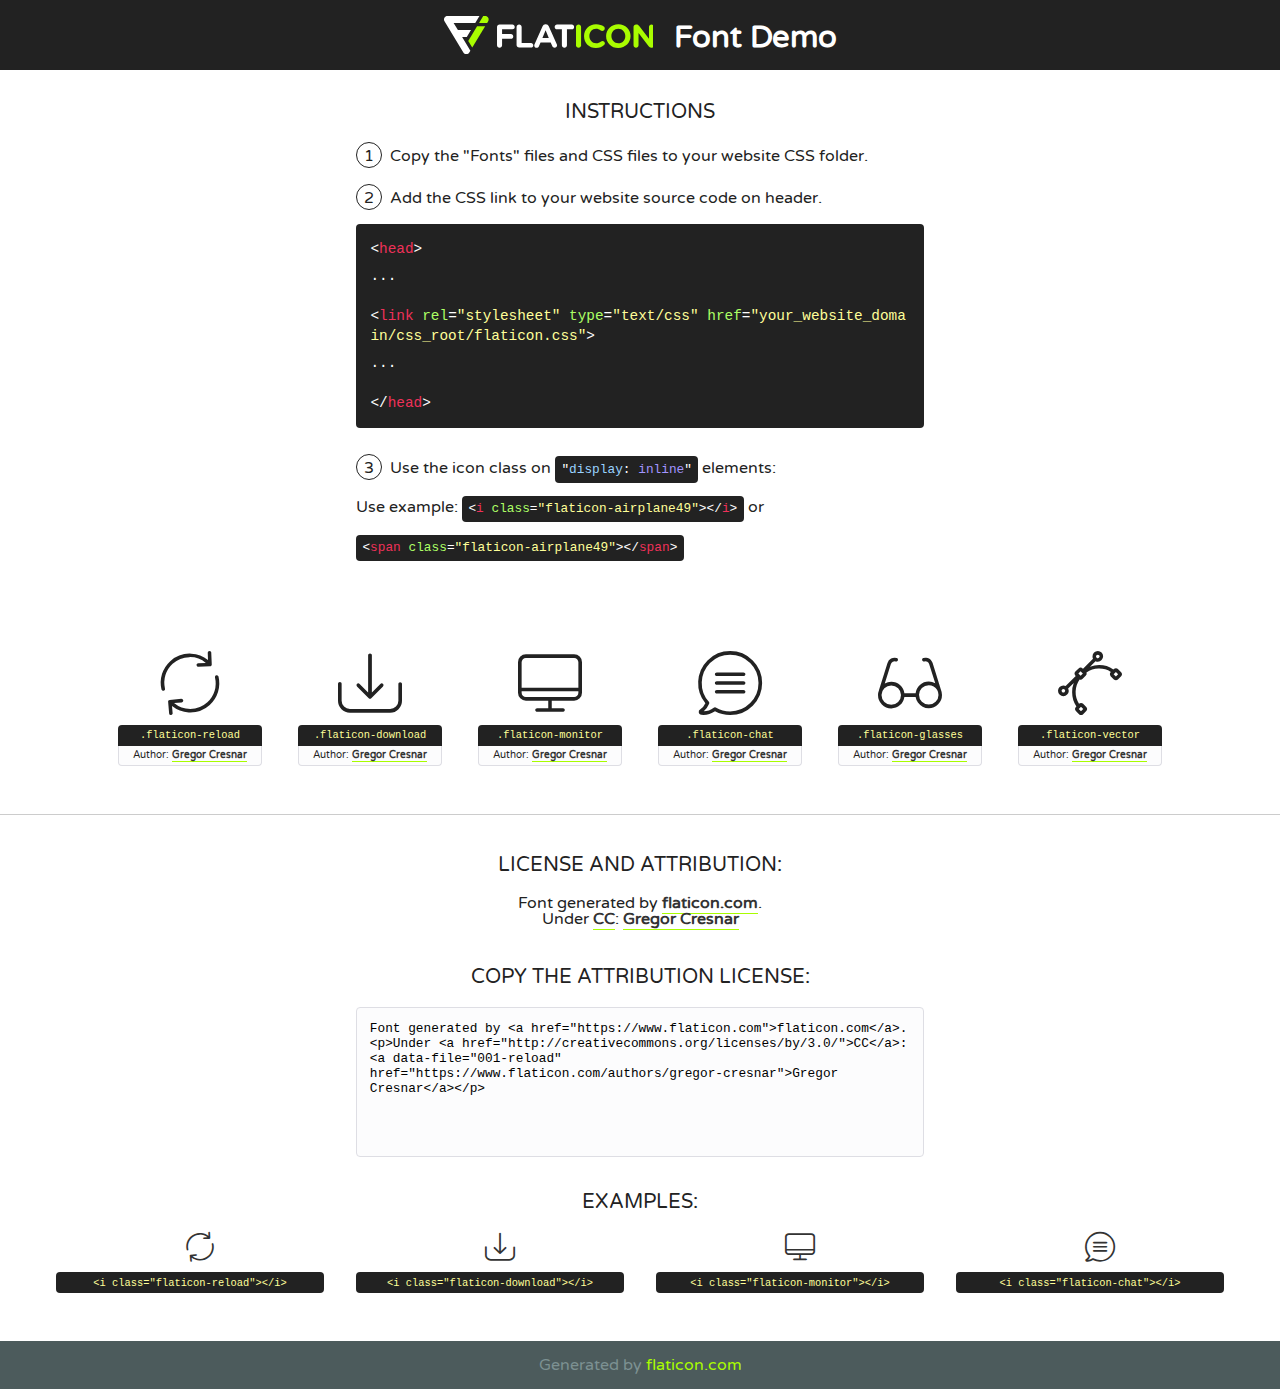
<file: fonts/flaticon/font/flaticon.html>
<!DOCTYPE html>
<!--
  Flaticon icon font: Flaticon
  Creation date: 21/03/2019 11:46
-->
<html>
<!DOCTYPE html>
<html>

<head>
    <title>Flaticon WebFont</title>
    <link href="http://fonts.googleapis.com/css?family=Varela+Round" rel="stylesheet" type="text/css" />
    <link rel="stylesheet" type="text/css" href="flaticon.css">
    <meta charset="UTF-8">
    <style>
    html, body, div, span, applet, object, iframe,
    h1, h2, h3, h4, h5, h6, p, blockquote, pre,
    a, abbr, acronym, address, big, cite, code,
    del, dfn, em, img, ins, kbd, q, s, samp,
    small, strike, strong, sub, sup, tt, var,
    b, u, i, center,
    dl, dt, dd, ol, ul, li,
    fieldset, form, label, legend,
    table, caption, tbody, tfoot, thead, tr, th, td,
    article, aside, canvas, details, embed, 
    figure, figcaption, footer, header, hgroup, 
    menu, nav, output, ruby, section, summary,
    time, mark, audio, video {
        margin: 0;
        padding: 0;
        border: 0;
        font-size: 100%;
        font: inherit;
        vertical-align: baseline;
    }
    /* HTML5 display-role reset for older browsers */
    article, aside, details, figcaption, figure, 
    footer, header, hgroup, menu, nav, section {
        display: block;
    }
    body {
        line-height: 1;
    }
    ol, ul {
        list-style: none;
    }
    blockquote, q {
        quotes: none;
    }
    blockquote:before, blockquote:after,
    q:before, q:after {
        content: '';
        content: none;
    }
    table {
        border-collapse: collapse;
        border-spacing: 0;
    }
    body {
        font-family: 'Varela Round', Helvetica, Arial, sans-serif;
        font-size: 16px;
        color: #222;
    }
    a {
        color: #333;
        border-bottom: 1px solid #a9fd00;
        font-weight: bold;
        text-decoration: none;
    }
    * {
        -moz-box-sizing: border-box;
        -webkit-box-sizing: border-box;
        box-sizing: border-box;
        margin: 0;
        padding: 0;
    }
    [class^="flaticon-"]:before, [class*=" flaticon-"]:before, [class^="flaticon-"]:after, [class*=" flaticon-"]:after {
        font-family: Flaticon;
        font-size: 30px;
        font-style: normal;
        margin-left: 20px;
        color: #333;
    }
    .wrapper {
        max-width: 600px;
        margin: auto;
        padding: 0 1em;
    }
    .title {
        font-size: 1.25em;
        text-align: center;
        margin-bottom: 1em;
        text-transform: uppercase;
    }
    header {
        text-align: center;
        background-color: #222;
        color: #fff;
        padding: 1em;
    }
    header .logo {
        width: 210px;
        height: 38px;
        display: inline-block;
        vertical-align: middle;
        margin-right: 1em;
        border: none;
    }
    header strong {
        font-size: 1.95em;
        font-weight: bold;
        vertical-align: middle;
        margin-top: 5px;
        display: inline-block;
    }
    .demo {
        margin: 2em auto;
        line-height: 1.25em;
    }
    .demo ul li {
        margin-bottom: 1em;
    }
    .demo ul li .num {
        color: #222;
        border-radius: 20px;
        display: inline-block;
        width: 26px;
        padding: 3px;
        height: 26px;
        text-align: center;
        margin-right: 0.5em;
        border: 1px solid #222;
    }
    .demo ul li code {
        background-color: #222;
        border-radius: 4px;
        padding: 0.25em 0.5em;
        display: inline-block;
        color: #fff;
        font-family: Consolas,Monaco,Lucida Console,Liberation Mono,DejaVu Sans Mono,Bitstream Vera Sans Mono,Courier New, monospace;
        font-weight: lighter;
        margin-top: 1em;
        font-size: 0.8em;
        word-break: break-all;
    }
    .demo ul li code.big {
        padding: 1em;
        font-size: 0.9em;
    }
    .demo ul li code .red {
        color: #EF3159;
    }
    .demo ul li code .green {
        color: #ACFF65;
    }
    .demo ul li code .yellow {
        color: #FFFF99;
    }
    .demo ul li code .blue {
        color: #99D3FF;
    }
    .demo ul li code .purple {
        color: #A295FF;
    }
    .demo ul li code .dots {
        margin-top: 0.5em;
        display: block;
    }
    #glyphs {
        border-bottom: 1px solid #ccc;
        padding: 2em 0;
        text-align: center;
    }
    .glyph {
        display: inline-block;
        width: 9em;
        margin: 1em;
        text-align: center;
        vertical-align: top;
        background: #FFF;
    }
    .glyph .glyph-icon {
        padding: 10px;
        display: block;
        font-family:"Flaticon";
        font-size: 64px;
        line-height: 1;
    }
    .glyph .glyph-icon:before {
        font-size: 64px;
        color: #222;
        margin-left: 0;
    }
    .class-name {
        font-size: 0.65em;
        background-color: #222;
        color: #fff;
        border-radius: 4px 4px 0 0;
        padding: 0.5em;
        color: #FFFF99;
        font-family: Consolas,Monaco,Lucida Console,Liberation Mono,DejaVu Sans Mono,Bitstream Vera Sans Mono,Courier New, monospace;
    }
    .author-name {
        font-size: 0.6em;
        background-color: #fcfcfd;
        border: 1px solid #DEDEE4;
        border-top: 0;
        border-radius: 0 0 4px 4px;
        padding: 0.5em;
    }
    .class-name:last-child {
        font-size: 10px;
        color:#888;
    }
    .class-name:last-child a {
        font-size: 10px;
        color:#555;
    }
    .class-name:last-child a:hover {
        color:#a9fd00;
    }
    .glyph > input {
        display: block;
        width: 100px;
        margin: 5px auto;
        text-align: center;
        font-size: 12px;
        cursor: text;
    }
    .glyph > input.icon-input {
        font-family:"Flaticon";
        font-size: 16px;
        margin-bottom: 10px;
    }
    .attribution .title {
        margin-top: 2em;
    }
    .attribution textarea {
        background-color: #fcfcfd;
        padding: 1em;
        border: none;
        box-shadow: none;
        border: 1px solid #DEDEE4;
        border-radius: 4px;
        resize: none;
        width: 100%;
        height: 150px;
        font-size: 0.8em;
        font-family: Consolas,Monaco,Lucida Console,Liberation Mono,DejaVu Sans Mono,Bitstream Vera Sans Mono,Courier New, monospace;
        -webkit-appearance: none;
    }
    .iconsuse {
        margin: 2em auto;
        text-align: center;
        max-width: 1200px;
    }
    .iconsuse:after {
        content: '';
        display: table;
        clear: both;
    }
    .iconsuse .image {
        float: left;
        width: 25%;
        padding: 0 1em;
    }
    .iconsuse .image p {
        margin-bottom: 1em;
    }
    .iconsuse .image span {
        display: block;
        font-size: 0.65em;
        background-color: #222;
        color: #fff;
        border-radius: 4px;
        padding: 0.5em;
        color: #FFFF99;
        margin-top: 1em;
        font-family: Consolas,Monaco,Lucida Console,Liberation Mono,DejaVu Sans Mono,Bitstream Vera Sans Mono,Courier New, monospace;
    }
    #footer {
        text-align: center;
        background-color: #4C5B5C;
        color: #7c9192;
        padding: 1em;
    }
    #footer a {
        border: none;
        color: #a9fd00;
        font-weight: normal;
    }
    @media (max-width: 960px) {
        .iconsuse .image {
            width: 50%;
        }
    }
    @media (max-width: 560px) {
        .iconsuse .image {
            width: 100%;
        }
    }
    </style>
</head>

<body class="characters-off">

    <header>
        <a href="https://www.flaticon.com" target="_blank" class="logo">
            <svg version="1.1" xmlns="http://www.w3.org/2000/svg" xmlns:xlink="http://www.w3.org/1999/xlink" xmlns:a="http://ns.adobe.com/AdobeSVGViewerExtensions/3.0/" viewBox="0 0 560.875 102.036" enable-background="new 0 0 560.875 102.036" xml:space="preserve">
                <defs>
                </defs>
                <g>
                    <g class="letters">
                        <path fill="#ffffff" d="M141.596,29.675c0-3.777,2.985-6.767,6.764-6.767h34.438c3.426,0,6.15,2.728,6.15,6.15
                        c0,3.43-2.724,6.149-6.15,6.149h-27.674v13.091h23.719c3.429,0,6.151,2.724,6.151,6.15c0,3.43-2.723,6.149-6.151,6.149h-23.719
                        v17.574c0,3.773-2.986,6.761-6.764,6.761c-3.779,0-6.764-2.989-6.764-6.761V29.675z"></path>
                        <path fill="#ffffff" d="M193.844,29.149c0-3.781,2.985-6.767,6.764-6.767c3.776,0,6.763,2.985,6.763,6.767v42.957h25.039
                        c3.426,0,6.149,2.726,6.149,6.153c0,3.425-2.723,6.15-6.149,6.15h-31.802c-3.779,0-6.764-2.986-6.764-6.768V29.149z"></path>
                        <path fill="#ffffff" d="M241.891,75.71l21.438-48.407c1.492-3.341,4.215-5.357,7.906-5.357h0.792
                        c3.686,0,6.323,2.017,7.815,5.357l21.439,48.407c0.436,0.967,0.701,1.845,0.701,2.723c0,3.602-2.809,6.501-6.414,6.501
                        c-3.161,0-5.269-1.845-6.499-4.655l-4.132-9.661h-27.059l-4.301,10.102c-1.144,2.631-3.426,4.214-6.237,4.214
                        c-3.517,0-6.24-2.81-6.24-6.325C241.1,77.64,241.451,76.677,241.891,75.71z M279.932,58.666l-8.521-20.297l-8.526,20.297H279.932
                        z"></path>
                        <path fill="#ffffff" d="M314.864,35.387H301.86c-3.429,0-6.239-2.813-6.239-6.238c0-3.429,2.811-6.24,6.239-6.24h39.533
                        c3.426,0,6.237,2.811,6.237,6.24c0,3.425-2.811,6.238-6.237,6.238h-13.001v42.785c0,3.773-2.99,6.761-6.764,6.761
                        c-3.779,0-6.764-2.989-6.764-6.761V35.387z"></path>
                        <path fill="#A9FD00" d="M352.615,29.149c0-3.781,2.985-6.767,6.767-6.767c3.774,0,6.761,2.985,6.761,6.767v49.024
                        c0,3.773-2.987,6.761-6.761,6.761c-3.781,0-6.767-2.989-6.767-6.761V29.149z"></path>
                        <path fill="#A9FD00" d="M374.132,53.836v-0.179c0-17.481,13.178-31.801,32.065-31.801c9.22,0,15.459,2.458,20.557,6.238
                        c1.402,1.054,2.637,2.985,2.637,5.357c0,3.692-2.985,6.59-6.681,6.59c-1.845,0-3.071-0.702-4.044-1.319
                        c-3.776-2.813-7.729-4.393-12.562-4.393c-10.364,0-17.831,8.611-17.831,19.154v0.173c0,10.542,7.291,19.329,17.831,19.329
                        c5.715,0,9.492-1.756,13.359-4.834c1.049-0.874,2.458-1.491,4.039-1.491c3.429,0,6.325,2.813,6.325,6.236
                        c0,2.106-1.056,3.78-2.282,4.834c-5.539,4.834-12.036,7.733-21.878,7.733C387.572,85.464,374.132,71.493,374.132,53.836z"></path>
                        <path fill="#A9FD00" d="M433.009,53.836v-0.179c0-17.481,13.79-31.801,32.766-31.801c18.981,0,32.592,14.143,32.592,31.628v0.173
                        c0,17.483-13.785,31.807-32.769,31.807C446.625,85.464,433.009,71.32,433.009,53.836z M484.224,53.836v-0.179
                        c0-10.539-7.725-19.326-18.626-19.326c-10.893,0-18.449,8.611-18.449,19.154v0.173c0,10.542,7.73,19.329,18.626,19.329
                        C476.676,72.986,484.224,64.378,484.224,53.836z"></path>
                        <path fill="#A9FD00" d="M506.233,29.321c0-3.774,2.99-6.763,6.767-6.763h1.401c3.252,0,5.183,1.583,7.029,3.953l26.093,34.265
                        V29.059c0-3.692,2.99-6.677,6.681-6.677c3.683,0,6.671,2.985,6.671,6.677v48.934c0,3.78-2.987,6.765-6.764,6.765h-0.436
                        c-3.257,0-5.188-1.581-7.034-3.953l-27.056-35.492v32.944c0,3.687-2.985,6.676-6.678,6.676c-3.683,0-6.673-2.989-6.673-6.676
                        V29.321z"></path>
                    </g>
                    <g class="insignia">
                        <path fill="#ffffff" d="M48.372,56.137h12.517l11.156-18.537H37.186L25.688,18.539h57.825L94.668,0H9.271
                        C5.925,0,2.842,1.801,1.198,4.716c-1.644,2.907-1.593,6.482,0.134,9.343l50.38,83.501c1.678,2.781,4.689,4.476,7.938,4.476
                        c3.246,0,6.257-1.695,7.935-4.476l2.898-4.804L48.372,56.137z"></path>
                        <g class="i">
                            <path fill="#A9FD00" d="M93.575,18.539h0.031v0.004l21.652,0.004l2.705-4.488c1.727-2.861,1.778-6.436,0.133-9.343
                            C116.454,1.801,113.371,0,110.026,0h-5.294L93.575,18.539z"></path>
                            <polygon fill="#A9FD00" points="88.291,27.356 64.725,66.486 75.519,84.404 109.942,27.356"></polygon>
                        </g>
                    </g>
                </g>
            </svg>
        </a>
        <strong>Font Demo</strong>
    </header>


    <section class="demo wrapper">

        <p class="title">Instructions</p>

        <ul>
            <li>
                <span class="num">1</span>Copy the "Fonts" files and CSS files to your website CSS folder.
            </li>
            <li>
                <span class="num">2</span>Add the CSS link to your website source code on header.
                <code class="big">
                    &lt;<span class="red">head</span>&gt;
                    <br/><span class="dots">...</span>
                    <br/>&lt;<span class="red">link</span> <span class="green">rel</span>=<span class="yellow">"stylesheet"</span> <span class="green">type</span>=<span class="yellow">"text/css"</span> <span class="green">href</span>=<span class="yellow">"your_website_domain/css_root/flaticon.css"</span>&gt;
                    <br/><span class="dots">...</span>
                    <br/>&lt;/<span class="red">head</span>&gt;
                </code>
            </li>

            <li>
                <p>
                    <span class="num">3</span>Use the icon class on <code>"<span class="blue">display</span>:<span class="purple"> inline</span>"</code> elements:
                    <br />
                    Use example: <code>&lt;<span class="red">i</span> <span class="green">class</span>=<span class="yellow">&quot;flaticon-airplane49&quot;</span>&gt;&lt;/<span class="red">i</span>&gt;</code> or <code>&lt;<span class="red">span</span> <span class="green">class</span>=<span class="yellow">&quot;flaticon-airplane49&quot;</span>&gt;&lt;/<span class="red">span</span>&gt;</code>
            </li>
        </ul>

    </section>




   <section id="glyphs">          
    
      
        <div class="glyph"><div class="glyph-icon flaticon-reload"></div>
            <div class="class-name">.flaticon-reload</div>
            <div class="author-name">Author: <a data-file="001-reload" href="https://www.flaticon.com/authors/gregor-cresnar">Gregor Cresnar</a> </div> 
        </div>        
        
        <div class="glyph"><div class="glyph-icon flaticon-download"></div>
            <div class="class-name">.flaticon-download</div>
            <div class="author-name">Author: <a data-file="002-download" href="https://www.flaticon.com/authors/gregor-cresnar">Gregor Cresnar</a> </div> 
        </div>        
        
        <div class="glyph"><div class="glyph-icon flaticon-monitor"></div>
            <div class="class-name">.flaticon-monitor</div>
            <div class="author-name">Author: <a data-file="003-monitor" href="https://www.flaticon.com/authors/gregor-cresnar">Gregor Cresnar</a> </div> 
        </div>        
        
        <div class="glyph"><div class="glyph-icon flaticon-chat"></div>
            <div class="class-name">.flaticon-chat</div>
            <div class="author-name">Author: <a data-file="004-chat" href="https://www.flaticon.com/authors/gregor-cresnar">Gregor Cresnar</a> </div> 
        </div>        
        
        <div class="glyph"><div class="glyph-icon flaticon-glasses"></div>
            <div class="class-name">.flaticon-glasses</div>
            <div class="author-name">Author: <a data-file="005-glasses" href="https://www.flaticon.com/authors/gregor-cresnar">Gregor Cresnar</a> </div> 
        </div>        
        
        <div class="glyph"><div class="glyph-icon flaticon-vector"></div>
            <div class="class-name">.flaticon-vector</div>
            <div class="author-name">Author: <a data-file="006-vector" href="https://www.flaticon.com/authors/gregor-cresnar">Gregor Cresnar</a> </div> 
        </div>        
        

    </section>



    <section class="attribution wrapper"   style="text-align:center;">

      <div class="title">License and attribution:</div><div class="attrDiv">Font generated by <a href="https://www.flaticon.com">flaticon.com</a>. <div><p>Under <a href="http://creativecommons.org/licenses/by/3.0/">CC</a>: <a data-file="001-reload" href="https://www.flaticon.com/authors/gregor-cresnar">Gregor Cresnar</a></p>  </div>
      </div>
      <div class="title">Copy the Attribution License:</div>

    <textarea onclick="this.focus();this.select();">Font generated by &lt;a href=&quot;https://www.flaticon.com&quot;&gt;flaticon.com&lt;/a&gt;. <p>Under <a href="http://creativecommons.org/licenses/by/3.0/">CC</a>: <a data-file="001-reload" href="https://www.flaticon.com/authors/gregor-cresnar">Gregor Cresnar</a></p>  
     </textarea>

    </section>

    <section class="iconsuse">

          <div class="title">Examples:</div>            
             
            <div class="image">
                <p>
                    <i class="glyph-icon flaticon-reload"></i> 
                    <span>&lt;i class=&quot;flaticon-reload&quot;&gt;&lt;/i&gt;</span>
                </p>
            </div>
            
            <div class="image">
                <p>
                    <i class="glyph-icon flaticon-download"></i> 
                    <span>&lt;i class=&quot;flaticon-download&quot;&gt;&lt;/i&gt;</span>
                </p>
            </div>
            
            <div class="image">
                <p>
                    <i class="glyph-icon flaticon-monitor"></i> 
                    <span>&lt;i class=&quot;flaticon-monitor&quot;&gt;&lt;/i&gt;</span>
                </p>
            </div>
            
            <div class="image">
                <p>
                    <i class="glyph-icon flaticon-chat"></i> 
                    <span>&lt;i class=&quot;flaticon-chat&quot;&gt;&lt;/i&gt;</span>
                </p>
            </div>
                       
        </div>
                            
    </section>

<div id="footer">
    <div>Generated by <a href="https://www.flaticon.com">flaticon.com</a>
    </div>
</div>



</body>
</html>
</file>
<file: fonts/icomoon/style.css>
@font-face {
  font-family: 'icomoon';
  src:  url('fonts/icomoon.eot?10si43');
  src:  url('fonts/icomoon.eot?10si43#iefix') format('embedded-opentype'),
    url('fonts/icomoon.ttf?10si43') format('truetype'),
    url('fonts/icomoon.woff?10si43') format('woff'),
    url('fonts/icomoon.svg?10si43#icomoon') format('svg');
  font-weight: normal;
  font-style: normal;
}

[class^="icon-"], [class*=" icon-"] {
  /* use !important to prevent issues with browser extensions that change fonts */
  font-family: 'icomoon' !important;
  speak: none;
  font-style: normal;
  font-weight: normal;
  font-variant: normal;
  text-transform: none;
  line-height: 1;

  /* Better Font Rendering =========== */
  -webkit-font-smoothing: antialiased;
  -moz-osx-font-smoothing: grayscale;
}

.icon-asterisk:before {
  content: "\f069";
}
.icon-plus:before {
  content: "\f067";
}
.icon-question:before {
  content: "\f128";
}
.icon-minus:before {
  content: "\f068";
}
.icon-glass:before {
  content: "\f000";
}
.icon-music:before {
  content: "\f001";
}
.icon-search:before {
  content: "\f002";
}
.icon-envelope-o:before {
  content: "\f003";
}
.icon-heart:before {
  content: "\f004";
}
.icon-star:before {
  content: "\f005";
}
.icon-star-o:before {
  content: "\f006";
}
.icon-user:before {
  content: "\f007";
}
.icon-film:before {
  content: "\f008";
}
.icon-th-large:before {
  content: "\f009";
}
.icon-th:before {
  content: "\f00a";
}
.icon-th-list:before {
  content: "\f00b";
}
.icon-check:before {
  content: "\f00c";
}
.icon-close:before {
  content: "\f00d";
}
.icon-remove:before {
  content: "\f00d";
}
.icon-times:before {
  content: "\f00d";
}
.icon-search-plus:before {
  content: "\f00e";
}
.icon-search-minus:before {
  content: "\f010";
}
.icon-power-off:before {
  content: "\f011";
}
.icon-signal:before {
  content: "\f012";
}
.icon-cog:before {
  content: "\f013";
}
.icon-gear:before {
  content: "\f013";
}
.icon-trash-o:before {
  content: "\f014";
}
.icon-home:before {
  content: "\f015";
}
.icon-file-o:before {
  content: "\f016";
}
.icon-clock-o:before {
  content: "\f017";
}
.icon-road:before {
  content: "\f018";
}
.icon-download:before {
  content: "\f019";
}
.icon-arrow-circle-o-down:before {
  content: "\f01a";
}
.icon-arrow-circle-o-up:before {
  content: "\f01b";
}
.icon-inbox:before {
  content: "\f01c";
}
.icon-play-circle-o:before {
  content: "\f01d";
}
.icon-repeat:before {
  content: "\f01e";
}
.icon-rotate-right:before {
  content: "\f01e";
}
.icon-refresh:before {
  content: "\f021";
}
.icon-list-alt:before {
  content: "\f022";
}
.icon-lock:before {
  content: "\f023";
}
.icon-flag:before {
  content: "\f024";
}
.icon-headphones:before {
  content: "\f025";
}
.icon-volume-off:before {
  content: "\f026";
}
.icon-volume-down:before {
  content: "\f027";
}
.icon-volume-up:before {
  content: "\f028";
}
.icon-qrcode:before {
  content: "\f029";
}
.icon-barcode:before {
  content: "\f02a";
}
.icon-tag:before {
  content: "\f02b";
}
.icon-tags:before {
  content: "\f02c";
}
.icon-book:before {
  content: "\f02d";
}
.icon-bookmark:before {
  content: "\f02e";
}
.icon-print:before {
  content: "\f02f";
}
.icon-camera:before {
  content: "\f030";
}
.icon-font:before {
  content: "\f031";
}
.icon-bold:before {
  content: "\f032";
}
.icon-italic:before {
  content: "\f033";
}
.icon-text-height:before {
  content: "\f034";
}
.icon-text-width:before {
  content: "\f035";
}
.icon-align-left:before {
  content: "\f036";
}
.icon-align-center:before {
  content: "\f037";
}
.icon-align-right:before {
  content: "\f038";
}
.icon-align-justify:before {
  content: "\f039";
}
.icon-list:before {
  content: "\f03a";
}
.icon-dedent:before {
  content: "\f03b";
}
.icon-outdent:before {
  content: "\f03b";
}
.icon-indent:before {
  content: "\f03c";
}
.icon-video-camera:before {
  content: "\f03d";
}
.icon-image:before {
  content: "\f03e";
}
.icon-photo:before {
  content: "\f03e";
}
.icon-picture-o:before {
  content: "\f03e";
}
.icon-pencil:before {
  content: "\f040";
}
.icon-map-marker:before {
  content: "\f041";
}
.icon-adjust:before {
  content: "\f042";
}
.icon-tint:before {
  content: "\f043";
}
.icon-edit:before {
  content: "\f044";
}
.icon-pencil-square-o:before {
  content: "\f044";
}
.icon-share-square-o:before {
  content: "\f045";
}
.icon-check-square-o:before {
  content: "\f046";
}
.icon-arrows:before {
  content: "\f047";
}
.icon-step-backward:before {
  content: "\f048";
}
.icon-fast-backward:before {
  content: "\f049";
}
.icon-backward:before {
  content: "\f04a";
}
.icon-play:before {
  content: "\f04b";
}
.icon-pause:before {
  content: "\f04c";
}
.icon-stop:before {
  content: "\f04d";
}
.icon-forward:before {
  content: "\f04e";
}
.icon-fast-forward:before {
  content: "\f050";
}
.icon-step-forward:before {
  content: "\f051";
}
.icon-eject:before {
  content: "\f052";
}
.icon-chevron-left:before {
  content: "\f053";
}
.icon-chevron-right:before {
  content: "\f054";
}
.icon-plus-circle:before {
  content: "\f055";
}
.icon-minus-circle:before {
  content: "\f056";
}
.icon-times-circle:before {
  content: "\f057";
}
.icon-check-circle:before {
  content: "\f058";
}
.icon-question-circle:before {
  content: "\f059";
}
.icon-info-circle:before {
  content: "\f05a";
}
.icon-crosshairs:before {
  content: "\f05b";
}
.icon-times-circle-o:before {
  content: "\f05c";
}
.icon-check-circle-o:before {
  content: "\f05d";
}
.icon-ban:before {
  content: "\f05e";
}
.icon-arrow-left:before {
  content: "\f060";
}
.icon-arrow-right:before {
  content: "\f061";
}
.icon-arrow-up:before {
  content: "\f062";
}
.icon-arrow-down:before {
  content: "\f063";
}
.icon-mail-forward:before {
  content: "\f064";
}
.icon-share:before {
  content: "\f064";
}
.icon-expand:before {
  content: "\f065";
}
.icon-compress:before {
  content: "\f066";
}
.icon-exclamation-circle:before {
  content: "\f06a";
}
.icon-gift:before {
  content: "\f06b";
}
.icon-leaf:before {
  content: "\f06c";
}
.icon-fire:before {
  content: "\f06d";
}
.icon-eye:before {
  content: "\f06e";
}
.icon-eye-slash:before {
  content: "\f070";
}
.icon-exclamation-triangle:before {
  content: "\f071";
}
.icon-warning:before {
  content: "\f071";
}
.icon-plane:before {
  content: "\f072";
}
.icon-calendar:before {
  content: "\f073";
}
.icon-random:before {
  content: "\f074";
}
.icon-comment:before {
  content: "\f075";
}
.icon-magnet:before {
  content: "\f076";
}
.icon-chevron-up:before {
  content: "\f077";
}
.icon-chevron-down:before {
  content: "\f078";
}
.icon-retweet:before {
  content: "\f079";
}
.icon-shopping-cart:before {
  content: "\f07a";
}
.icon-folder:before {
  content: "\f07b";
}
.icon-folder-open:before {
  content: "\f07c";
}
.icon-arrows-v:before {
  content: "\f07d";
}
.icon-arrows-h:before {
  content: "\f07e";
}
.icon-bar-chart:before {
  content: "\f080";
}
.icon-bar-chart-o:before {
  content: "\f080";
}
.icon-twitter-square:before {
  content: "\f081";
}
.icon-facebook-square:before {
  content: "\f082";
}
.icon-camera-retro:before {
  content: "\f083";
}
.icon-key:before {
  content: "\f084";
}
.icon-cogs:before {
  content: "\f085";
}
.icon-gears:before {
  content: "\f085";
}
.icon-comments:before {
  content: "\f086";
}
.icon-thumbs-o-up:before {
  content: "\f087";
}
.icon-thumbs-o-down:before {
  content: "\f088";
}
.icon-star-half:before {
  content: "\f089";
}
.icon-heart-o:before {
  content: "\f08a";
}
.icon-sign-out:before {
  content: "\f08b";
}
.icon-linkedin-square:before {
  content: "\f08c";
}
.icon-thumb-tack:before {
  content: "\f08d";
}
.icon-external-link:before {
  content: "\f08e";
}
.icon-sign-in:before {
  content: "\f090";
}
.icon-trophy:before {
  content: "\f091";
}
.icon-github-square:before {
  content: "\f092";
}
.icon-upload:before {
  content: "\f093";
}
.icon-lemon-o:before {
  content: "\f094";
}
.icon-phone:before {
  content: "\f095";
}
.icon-square-o:before {
  content: "\f096";
}
.icon-bookmark-o:before {
  content: "\f097";
}
.icon-phone-square:before {
  content: "\f098";
}
.icon-twitter:before {
  content: "\f099";
}
.icon-facebook:before {
  content: "\f09a";
}
.icon-facebook-f:before {
  content: "\f09a";
}
.icon-github:before {
  content: "\f09b";
}
.icon-unlock:before {
  content: "\f09c";
}
.icon-credit-card:before {
  content: "\f09d";
}
.icon-feed:before {
  content: "\f09e";
}
.icon-rss:before {
  content: "\f09e";
}
.icon-hdd-o:before {
  content: "\f0a0";
}
.icon-bullhorn:before {
  content: "\f0a1";
}
.icon-bell-o:before {
  content: "\f0a2";
}
.icon-certificate:before {
  content: "\f0a3";
}
.icon-hand-o-right:before {
  content: "\f0a4";
}
.icon-hand-o-left:before {
  content: "\f0a5";
}
.icon-hand-o-up:before {
  content: "\f0a6";
}
.icon-hand-o-down:before {
  content: "\f0a7";
}
.icon-arrow-circle-left:before {
  content: "\f0a8";
}
.icon-arrow-circle-right:before {
  content: "\f0a9";
}
.icon-arrow-circle-up:before {
  content: "\f0aa";
}
.icon-arrow-circle-down:before {
  content: "\f0ab";
}
.icon-globe:before {
  content: "\f0ac";
}
.icon-wrench:before {
  content: "\f0ad";
}
.icon-tasks:before {
  content: "\f0ae";
}
.icon-filter:before {
  content: "\f0b0";
}
.icon-briefcase:before {
  content: "\f0b1";
}
.icon-arrows-alt:before {
  content: "\f0b2";
}
.icon-group:before {
  content: "\f0c0";
}
.icon-users:before {
  content: "\f0c0";
}
.icon-chain:before {
  content: "\f0c1";
}
.icon-link:before {
  content: "\f0c1";
}
.icon-cloud:before {
  content: "\f0c2";
}
.icon-flask:before {
  content: "\f0c3";
}
.icon-cut:before {
  content: "\f0c4";
}
.icon-scissors:before {
  content: "\f0c4";
}
.icon-copy:before {
  content: "\f0c5";
}
.icon-files-o:before {
  content: "\f0c5";
}
.icon-paperclip:before {
  content: "\f0c6";
}
.icon-floppy-o:before {
  content: "\f0c7";
}
.icon-save:before {
  content: "\f0c7";
}
.icon-square:before {
  content: "\f0c8";
}
.icon-bars:before {
  content: "\f0c9";
}
.icon-navicon:before {
  content: "\f0c9";
}
.icon-reorder:before {
  content: "\f0c9";
}
.icon-list-ul:before {
  content: "\f0ca";
}
.icon-list-ol:before {
  content: "\f0cb";
}
.icon-strikethrough:before {
  content: "\f0cc";
}
.icon-underline:before {
  content: "\f0cd";
}
.icon-table:before {
  content: "\f0ce";
}
.icon-magic:before {
  content: "\f0d0";
}
.icon-truck:before {
  content: "\f0d1";
}
.icon-pinterest:before {
  content: "\f0d2";
}
.icon-pinterest-square:before {
  content: "\f0d3";
}
.icon-google-plus-square:before {
  content: "\f0d4";
}
.icon-google-plus:before {
  content: "\f0d5";
}
.icon-money:before {
  content: "\f0d6";
}
.icon-caret-down:before {
  content: "\f0d7";
}
.icon-caret-up:before {
  content: "\f0d8";
}
.icon-caret-left:before {
  content: "\f0d9";
}
.icon-caret-right:before {
  content: "\f0da";
}
.icon-columns:before {
  content: "\f0db";
}
.icon-sort:before {
  content: "\f0dc";
}
.icon-unsorted:before {
  content: "\f0dc";
}
.icon-sort-desc:before {
  content: "\f0dd";
}
.icon-sort-down:before {
  content: "\f0dd";
}
.icon-sort-asc:before {
  content: "\f0de";
}
.icon-sort-up:before {
  content: "\f0de";
}
.icon-envelope:before {
  content: "\f0e0";
}
.icon-linkedin:before {
  content: "\f0e1";
}
.icon-rotate-left:before {
  content: "\f0e2";
}
.icon-undo:before {
  content: "\f0e2";
}
.icon-gavel:before {
  content: "\f0e3";
}
.icon-legal:before {
  content: "\f0e3";
}
.icon-dashboard:before {
  content: "\f0e4";
}
.icon-tachometer:before {
  content: "\f0e4";
}
.icon-comment-o:before {
  content: "\f0e5";
}
.icon-comments-o:before {
  content: "\f0e6";
}
.icon-bolt:before {
  content: "\f0e7";
}
.icon-flash:before {
  content: "\f0e7";
}
.icon-sitemap:before {
  content: "\f0e8";
}
.icon-umbrella:before {
  content: "\f0e9";
}
.icon-clipboard:before {
  content: "\f0ea";
}
.icon-paste:before {
  content: "\f0ea";
}
.icon-lightbulb-o:before {
  content: "\f0eb";
}
.icon-exchange:before {
  content: "\f0ec";
}
.icon-cloud-download:before {
  content: "\f0ed";
}
.icon-cloud-upload:before {
  content: "\f0ee";
}
.icon-user-md:before {
  content: "\f0f0";
}
.icon-stethoscope:before {
  content: "\f0f1";
}
.icon-suitcase:before {
  content: "\f0f2";
}
.icon-bell:before {
  content: "\f0f3";
}
.icon-coffee:before {
  content: "\f0f4";
}
.icon-cutlery:before {
  content: "\f0f5";
}
.icon-file-text-o:before {
  content: "\f0f6";
}
.icon-building-o:before {
  content: "\f0f7";
}
.icon-hospital-o:before {
  content: "\f0f8";
}
.icon-ambulance:before {
  content: "\f0f9";
}
.icon-medkit:before {
  content: "\f0fa";
}
.icon-fighter-jet:before {
  content: "\f0fb";
}
.icon-beer:before {
  content: "\f0fc";
}
.icon-h-square:before {
  content: "\f0fd";
}
.icon-plus-square:before {
  content: "\f0fe";
}
.icon-angle-double-left:before {
  content: "\f100";
}
.icon-angle-double-right:before {
  content: "\f101";
}
.icon-angle-double-up:before {
  content: "\f102";
}
.icon-angle-double-down:before {
  content: "\f103";
}
.icon-angle-left:before {
  content: "\f104";
}
.icon-angle-right:before {
  content: "\f105";
}
.icon-angle-up:before {
  content: "\f106";
}
.icon-angle-down:before {
  content: "\f107";
}
.icon-desktop:before {
  content: "\f108";
}
.icon-laptop:before {
  content: "\f109";
}
.icon-tablet:before {
  content: "\f10a";
}
.icon-mobile:before {
  content: "\f10b";
}
.icon-mobile-phone:before {
  content: "\f10b";
}
.icon-circle-o:before {
  content: "\f10c";
}
.icon-quote-left:before {
  content: "\f10d";
}
.icon-quote-right:before {
  content: "\f10e";
}
.icon-spinner:before {
  content: "\f110";
}
.icon-circle:before {
  content: "\f111";
}
.icon-mail-reply:before {
  content: "\f112";
}
.icon-reply:before {
  content: "\f112";
}
.icon-github-alt:before {
  content: "\f113";
}
.icon-folder-o:before {
  content: "\f114";
}
.icon-folder-open-o:before {
  content: "\f115";
}
.icon-smile-o:before {
  content: "\f118";
}
.icon-frown-o:before {
  content: "\f119";
}
.icon-meh-o:before {
  content: "\f11a";
}
.icon-gamepad:before {
  content: "\f11b";
}
.icon-keyboard-o:before {
  content: "\f11c";
}
.icon-flag-o:before {
  content: "\f11d";
}
.icon-flag-checkered:before {
  content: "\f11e";
}
.icon-terminal:before {
  content: "\f120";
}
.icon-code:before {
  content: "\f121";
}
.icon-mail-reply-all:before {
  content: "\f122";
}
.icon-reply-all:before {
  content: "\f122";
}
.icon-star-half-empty:before {
  content: "\f123";
}
.icon-star-half-full:before {
  content: "\f123";
}
.icon-star-half-o:before {
  content: "\f123";
}
.icon-location-arrow:before {
  content: "\f124";
}
.icon-crop:before {
  content: "\f125";
}
.icon-code-fork:before {
  content: "\f126";
}
.icon-chain-broken:before {
  content: "\f127";
}
.icon-unlink:before {
  content: "\f127";
}
.icon-info:before {
  content: "\f129";
}
.icon-exclamation:before {
  content: "\f12a";
}
.icon-superscript:before {
  content: "\f12b";
}
.icon-subscript:before {
  content: "\f12c";
}
.icon-eraser:before {
  content: "\f12d";
}
.icon-puzzle-piece:before {
  content: "\f12e";
}
.icon-microphone:before {
  content: "\f130";
}
.icon-microphone-slash:before {
  content: "\f131";
}
.icon-shield:before {
  content: "\f132";
}
.icon-calendar-o:before {
  content: "\f133";
}
.icon-fire-extinguisher:before {
  content: "\f134";
}
.icon-rocket:before {
  content: "\f135";
}
.icon-maxcdn:before {
  content: "\f136";
}
.icon-chevron-circle-left:before {
  content: "\f137";
}
.icon-chevron-circle-right:before {
  content: "\f138";
}
.icon-chevron-circle-up:before {
  content: "\f139";
}
.icon-chevron-circle-down:before {
  content: "\f13a";
}
.icon-html5:before {
  content: "\f13b";
}
.icon-css3:before {
  content: "\f13c";
}
.icon-anchor:before {
  content: "\f13d";
}
.icon-unlock-alt:before {
  content: "\f13e";
}
.icon-bullseye:before {
  content: "\f140";
}
.icon-ellipsis-h:before {
  content: "\f141";
}
.icon-ellipsis-v:before {
  content: "\f142";
}
.icon-rss-square:before {
  content: "\f143";
}
.icon-play-circle:before {
  content: "\f144";
}
.icon-ticket:before {
  content: "\f145";
}
.icon-minus-square:before {
  content: "\f146";
}
.icon-minus-square-o:before {
  content: "\f147";
}
.icon-level-up:before {
  content: "\f148";
}
.icon-level-down:before {
  content: "\f149";
}
.icon-check-square:before {
  content: "\f14a";
}
.icon-pencil-square:before {
  content: "\f14b";
}
.icon-external-link-square:before {
  content: "\f14c";
}
.icon-share-square:before {
  content: "\f14d";
}
.icon-compass:before {
  content: "\f14e";
}
.icon-caret-square-o-down:before {
  content: "\f150";
}
.icon-toggle-down:before {
  content: "\f150";
}
.icon-caret-square-o-up:before {
  content: "\f151";
}
.icon-toggle-up:before {
  content: "\f151";
}
.icon-caret-square-o-right:before {
  content: "\f152";
}
.icon-toggle-right:before {
  content: "\f152";
}
.icon-eur:before {
  content: "\f153";
}
.icon-euro:before {
  content: "\f153";
}
.icon-gbp:before {
  content: "\f154";
}
.icon-dollar:before {
  content: "\f155";
}
.icon-usd:before {
  content: "\f155";
}
.icon-inr:before {
  content: "\f156";
}
.icon-rupee:before {
  content: "\f156";
}
.icon-cny:before {
  content: "\f157";
}
.icon-jpy:before {
  content: "\f157";
}
.icon-rmb:before {
  content: "\f157";
}
.icon-yen:before {
  content: "\f157";
}
.icon-rouble:before {
  content: "\f158";
}
.icon-rub:before {
  content: "\f158";
}
.icon-ruble:before {
  content: "\f158";
}
.icon-krw:before {
  content: "\f159";
}
.icon-won:before {
  content: "\f159";
}
.icon-bitcoin:before {
  content: "\f15a";
}
.icon-btc:before {
  content: "\f15a";
}
.icon-file:before {
  content: "\f15b";
}
.icon-file-text:before {
  content: "\f15c";
}
.icon-sort-alpha-asc:before {
  content: "\f15d";
}
.icon-sort-alpha-desc:before {
  content: "\f15e";
}
.icon-sort-amount-asc:before {
  content: "\f160";
}
.icon-sort-amount-desc:before {
  content: "\f161";
}
.icon-sort-numeric-asc:before {
  content: "\f162";
}
.icon-sort-numeric-desc:before {
  content: "\f163";
}
.icon-thumbs-up:before {
  content: "\f164";
}
.icon-thumbs-down:before {
  content: "\f165";
}
.icon-youtube-square:before {
  content: "\f166";
}
.icon-youtube:before {
  content: "\f167";
}
.icon-xing:before {
  content: "\f168";
}
.icon-xing-square:before {
  content: "\f169";
}
.icon-youtube-play:before {
  content: "\f16a";
}
.icon-dropbox:before {
  content: "\f16b";
}
.icon-stack-overflow:before {
  content: "\f16c";
}
.icon-instagram:before {
  content: "\f16d";
}
.icon-flickr:before {
  content: "\f16e";
}
.icon-adn:before {
  content: "\f170";
}
.icon-bitbucket:before {
  content: "\f171";
}
.icon-bitbucket-square:before {
  content: "\f172";
}
.icon-tumblr:before {
  content: "\f173";
}
.icon-tumblr-square:before {
  content: "\f174";
}
.icon-long-arrow-down:before {
  content: "\f175";
}
.icon-long-arrow-up:before {
  content: "\f176";
}
.icon-long-arrow-left:before {
  content: "\f177";
}
.icon-long-arrow-right:before {
  content: "\f178";
}
.icon-apple:before {
  content: "\f179";
}
.icon-windows:before {
  content: "\f17a";
}
.icon-android:before {
  content: "\f17b";
}
.icon-linux:before {
  content: "\f17c";
}
.icon-dribbble:before {
  content: "\f17d";
}
.icon-skype:before {
  content: "\f17e";
}
.icon-foursquare:before {
  content: "\f180";
}
.icon-trello:before {
  content: "\f181";
}
.icon-female:before {
  content: "\f182";
}
.icon-male:before {
  content: "\f183";
}
.icon-gittip:before {
  content: "\f184";
}
.icon-gratipay:before {
  content: "\f184";
}
.icon-sun-o:before {
  content: "\f185";
}
.icon-moon-o:before {
  content: "\f186";
}
.icon-archive:before {
  content: "\f187";
}
.icon-bug:before {
  content: "\f188";
}
.icon-vk:before {
  content: "\f189";
}
.icon-weibo:before {
  content: "\f18a";
}
.icon-renren:before {
  content: "\f18b";
}
.icon-pagelines:before {
  content: "\f18c";
}
.icon-stack-exchange:before {
  content: "\f18d";
}
.icon-arrow-circle-o-right:before {
  content: "\f18e";
}
.icon-arrow-circle-o-left:before {
  content: "\f190";
}
.icon-caret-square-o-left:before {
  content: "\f191";
}
.icon-toggle-left:before {
  content: "\f191";
}
.icon-dot-circle-o:before {
  content: "\f192";
}
.icon-wheelchair:before {
  content: "\f193";
}
.icon-vimeo-square:before {
  content: "\f194";
}
.icon-try:before {
  content: "\f195";
}
.icon-turkish-lira:before {
  content: "\f195";
}
.icon-plus-square-o:before {
  content: "\f196";
}
.icon-space-shuttle:before {
  content: "\f197";
}
.icon-slack:before {
  content: "\f198";
}
.icon-envelope-square:before {
  content: "\f199";
}
.icon-wordpress:before {
  content: "\f19a";
}
.icon-openid:before {
  content: "\f19b";
}
.icon-bank:before {
  content: "\f19c";
}
.icon-institution:before {
  content: "\f19c";
}
.icon-university:before {
  content: "\f19c";
}
.icon-graduation-cap:before {
  content: "\f19d";
}
.icon-mortar-board:before {
  content: "\f19d";
}
.icon-yahoo:before {
  content: "\f19e";
}
.icon-google:before {
  content: "\f1a0";
}
.icon-reddit:before {
  content: "\f1a1";
}
.icon-reddit-square:before {
  content: "\f1a2";
}
.icon-stumbleupon-circle:before {
  content: "\f1a3";
}
.icon-stumbleupon:before {
  content: "\f1a4";
}
.icon-delicious:before {
  content: "\f1a5";
}
.icon-digg:before {
  content: "\f1a6";
}
.icon-pied-piper-pp:before {
  content: "\f1a7";
}
.icon-pied-piper-alt:before {
  content: "\f1a8";
}
.icon-drupal:before {
  content: "\f1a9";
}
.icon-joomla:before {
  content: "\f1aa";
}
.icon-language:before {
  content: "\f1ab";
}
.icon-fax:before {
  content: "\f1ac";
}
.icon-building:before {
  content: "\f1ad";
}
.icon-child:before {
  content: "\f1ae";
}
.icon-paw:before {
  content: "\f1b0";
}
.icon-spoon:before {
  content: "\f1b1";
}
.icon-cube:before {
  content: "\f1b2";
}
.icon-cubes:before {
  content: "\f1b3";
}
.icon-behance:before {
  content: "\f1b4";
}
.icon-behance-square:before {
  content: "\f1b5";
}
.icon-steam:before {
  content: "\f1b6";
}
.icon-steam-square:before {
  content: "\f1b7";
}
.icon-recycle:before {
  content: "\f1b8";
}
.icon-automobile:before {
  content: "\f1b9";
}
.icon-car:before {
  content: "\f1b9";
}
.icon-cab:before {
  content: "\f1ba";
}
.icon-taxi:before {
  content: "\f1ba";
}
.icon-tree:before {
  content: "\f1bb";
}
.icon-spotify:before {
  content: "\f1bc";
}
.icon-deviantart:before {
  content: "\f1bd";
}
.icon-soundcloud:before {
  content: "\f1be";
}
.icon-database:before {
  content: "\f1c0";
}
.icon-file-pdf-o:before {
  content: "\f1c1";
}
.icon-file-word-o:before {
  content: "\f1c2";
}
.icon-file-excel-o:before {
  content: "\f1c3";
}
.icon-file-powerpoint-o:before {
  content: "\f1c4";
}
.icon-file-image-o:before {
  content: "\f1c5";
}
.icon-file-photo-o:before {
  content: "\f1c5";
}
.icon-file-picture-o:before {
  content: "\f1c5";
}
.icon-file-archive-o:before {
  content: "\f1c6";
}
.icon-file-zip-o:before {
  content: "\f1c6";
}
.icon-file-audio-o:before {
  content: "\f1c7";
}
.icon-file-sound-o:before {
  content: "\f1c7";
}
.icon-file-movie-o:before {
  content: "\f1c8";
}
.icon-file-video-o:before {
  content: "\f1c8";
}
.icon-file-code-o:before {
  content: "\f1c9";
}
.icon-vine:before {
  content: "\f1ca";
}
.icon-codepen:before {
  content: "\f1cb";
}
.icon-jsfiddle:before {
  content: "\f1cc";
}
.icon-life-bouy:before {
  content: "\f1cd";
}
.icon-life-buoy:before {
  content: "\f1cd";
}
.icon-life-ring:before {
  content: "\f1cd";
}
.icon-life-saver:before {
  content: "\f1cd";
}
.icon-support:before {
  content: "\f1cd";
}
.icon-circle-o-notch:before {
  content: "\f1ce";
}
.icon-ra:before {
  content: "\f1d0";
}
.icon-rebel:before {
  content: "\f1d0";
}
.icon-resistance:before {
  content: "\f1d0";
}
.icon-empire:before {
  content: "\f1d1";
}
.icon-ge:before {
  content: "\f1d1";
}
.icon-git-square:before {
  content: "\f1d2";
}
.icon-git:before {
  content: "\f1d3";
}
.icon-hacker-news:before {
  content: "\f1d4";
}
.icon-y-combinator-square:before {
  content: "\f1d4";
}
.icon-yc-square:before {
  content: "\f1d4";
}
.icon-tencent-weibo:before {
  content: "\f1d5";
}
.icon-qq:before {
  content: "\f1d6";
}
.icon-wechat:before {
  content: "\f1d7";
}
.icon-weixin:before {
  content: "\f1d7";
}
.icon-paper-plane:before {
  content: "\f1d8";
}
.icon-send:before {
  content: "\f1d8";
}
.icon-paper-plane-o:before {
  content: "\f1d9";
}
.icon-send-o:before {
  content: "\f1d9";
}
.icon-history:before {
  content: "\f1da";
}
.icon-circle-thin:before {
  content: "\f1db";
}
.icon-header:before {
  content: "\f1dc";
}
.icon-paragraph:before {
  content: "\f1dd";
}
.icon-sliders:before {
  content: "\f1de";
}
.icon-share-alt:before {
  content: "\f1e0";
}
.icon-share-alt-square:before {
  content: "\f1e1";
}
.icon-bomb:before {
  content: "\f1e2";
}
.icon-futbol-o:before {
  content: "\f1e3";
}
.icon-soccer-ball-o:before {
  content: "\f1e3";
}
.icon-tty:before {
  content: "\f1e4";
}
.icon-binoculars:before {
  content: "\f1e5";
}
.icon-plug:before {
  content: "\f1e6";
}
.icon-slideshare:before {
  content: "\f1e7";
}
.icon-twitch:before {
  content: "\f1e8";
}
.icon-yelp:before {
  content: "\f1e9";
}
.icon-newspaper-o:before {
  content: "\f1ea";
}
.icon-wifi:before {
  content: "\f1eb";
}
.icon-calculator:before {
  content: "\f1ec";
}
.icon-paypal:before {
  content: "\f1ed";
}
.icon-google-wallet:before {
  content: "\f1ee";
}
.icon-cc-visa:before {
  content: "\f1f0";
}
.icon-cc-mastercard:before {
  content: "\f1f1";
}
.icon-cc-discover:before {
  content: "\f1f2";
}
.icon-cc-amex:before {
  content: "\f1f3";
}
.icon-cc-paypal:before {
  content: "\f1f4";
}
.icon-cc-stripe:before {
  content: "\f1f5";
}
.icon-bell-slash:before {
  content: "\f1f6";
}
.icon-bell-slash-o:before {
  content: "\f1f7";
}
.icon-trash:before {
  content: "\f1f8";
}
.icon-copyright:before {
  content: "\f1f9";
}
.icon-at:before {
  content: "\f1fa";
}
.icon-eyedropper:before {
  content: "\f1fb";
}
.icon-paint-brush:before {
  content: "\f1fc";
}
.icon-birthday-cake:before {
  content: "\f1fd";
}
.icon-area-chart:before {
  content: "\f1fe";
}
.icon-pie-chart:before {
  content: "\f200";
}
.icon-line-chart:before {
  content: "\f201";
}
.icon-lastfm:before {
  content: "\f202";
}
.icon-lastfm-square:before {
  content: "\f203";
}
.icon-toggle-off:before {
  content: "\f204";
}
.icon-toggle-on:before {
  content: "\f205";
}
.icon-bicycle:before {
  content: "\f206";
}
.icon-bus:before {
  content: "\f207";
}
.icon-ioxhost:before {
  content: "\f208";
}
.icon-angellist:before {
  content: "\f209";
}
.icon-cc:before {
  content: "\f20a";
}
.icon-ils:before {
  content: "\f20b";
}
.icon-shekel:before {
  content: "\f20b";
}
.icon-sheqel:before {
  content: "\f20b";
}
.icon-meanpath:before {
  content: "\f20c";
}
.icon-buysellads:before {
  content: "\f20d";
}
.icon-connectdevelop:before {
  content: "\f20e";
}
.icon-dashcube:before {
  content: "\f210";
}
.icon-forumbee:before {
  content: "\f211";
}
.icon-leanpub:before {
  content: "\f212";
}
.icon-sellsy:before {
  content: "\f213";
}
.icon-shirtsinbulk:before {
  content: "\f214";
}
.icon-simplybuilt:before {
  content: "\f215";
}
.icon-skyatlas:before {
  content: "\f216";
}
.icon-cart-plus:before {
  content: "\f217";
}
.icon-cart-arrow-down:before {
  content: "\f218";
}
.icon-diamond:before {
  content: "\f219";
}
.icon-ship:before {
  content: "\f21a";
}
.icon-user-secret:before {
  content: "\f21b";
}
.icon-motorcycle:before {
  content: "\f21c";
}
.icon-street-view:before {
  content: "\f21d";
}
.icon-heartbeat:before {
  content: "\f21e";
}
.icon-venus:before {
  content: "\f221";
}
.icon-mars:before {
  content: "\f222";
}
.icon-mercury:before {
  content: "\f223";
}
.icon-intersex:before {
  content: "\f224";
}
.icon-transgender:before {
  content: "\f224";
}
.icon-transgender-alt:before {
  content: "\f225";
}
.icon-venus-double:before {
  content: "\f226";
}
.icon-mars-double:before {
  content: "\f227";
}
.icon-venus-mars:before {
  content: "\f228";
}
.icon-mars-stroke:before {
  content: "\f229";
}
.icon-mars-stroke-v:before {
  content: "\f22a";
}
.icon-mars-stroke-h:before {
  content: "\f22b";
}
.icon-neuter:before {
  content: "\f22c";
}
.icon-genderless:before {
  content: "\f22d";
}
.icon-facebook-official:before {
  content: "\f230";
}
.icon-pinterest-p:before {
  content: "\f231";
}
.icon-whatsapp:before {
  content: "\f232";
}
.icon-server:before {
  content: "\f233";
}
.icon-user-plus:before {
  content: "\f234";
}
.icon-user-times:before {
  content: "\f235";
}
.icon-bed:before {
  content: "\f236";
}
.icon-hotel:before {
  content: "\f236";
}
.icon-viacoin:before {
  content: "\f237";
}
.icon-train:before {
  content: "\f238";
}
.icon-subway:before {
  content: "\f239";
}
.icon-medium:before {
  content: "\f23a";
}
.icon-y-combinator:before {
  content: "\f23b";
}
.icon-yc:before {
  content: "\f23b";
}
.icon-optin-monster:before {
  content: "\f23c";
}
.icon-opencart:before {
  content: "\f23d";
}
.icon-expeditedssl:before {
  content: "\f23e";
}
.icon-battery:before {
  content: "\f240";
}
.icon-battery-4:before {
  content: "\f240";
}
.icon-battery-full:before {
  content: "\f240";
}
.icon-battery-3:before {
  content: "\f241";
}
.icon-battery-three-quarters:before {
  content: "\f241";
}
.icon-battery-2:before {
  content: "\f242";
}
.icon-battery-half:before {
  content: "\f242";
}
.icon-battery-1:before {
  content: "\f243";
}
.icon-battery-quarter:before {
  content: "\f243";
}
.icon-battery-0:before {
  content: "\f244";
}
.icon-battery-empty:before {
  content: "\f244";
}
.icon-mouse-pointer:before {
  content: "\f245";
}
.icon-i-cursor:before {
  content: "\f246";
}
.icon-object-group:before {
  content: "\f247";
}
.icon-object-ungroup:before {
  content: "\f248";
}
.icon-sticky-note:before {
  content: "\f249";
}
.icon-sticky-note-o:before {
  content: "\f24a";
}
.icon-cc-jcb:before {
  content: "\f24b";
}
.icon-cc-diners-club:before {
  content: "\f24c";
}
.icon-clone:before {
  content: "\f24d";
}
.icon-balance-scale:before {
  content: "\f24e";
}
.icon-hourglass-o:before {
  content: "\f250";
}
.icon-hourglass-1:before {
  content: "\f251";
}
.icon-hourglass-start:before {
  content: "\f251";
}
.icon-hourglass-2:before {
  content: "\f252";
}
.icon-hourglass-half:before {
  content: "\f252";
}
.icon-hourglass-3:before {
  content: "\f253";
}
.icon-hourglass-end:before {
  content: "\f253";
}
.icon-hourglass:before {
  content: "\f254";
}
.icon-hand-grab-o:before {
  content: "\f255";
}
.icon-hand-rock-o:before {
  content: "\f255";
}
.icon-hand-paper-o:before {
  content: "\f256";
}
.icon-hand-stop-o:before {
  content: "\f256";
}
.icon-hand-scissors-o:before {
  content: "\f257";
}
.icon-hand-lizard-o:before {
  content: "\f258";
}
.icon-hand-spock-o:before {
  content: "\f259";
}
.icon-hand-pointer-o:before {
  content: "\f25a";
}
.icon-hand-peace-o:before {
  content: "\f25b";
}
.icon-trademark:before {
  content: "\f25c";
}
.icon-registered:before {
  content: "\f25d";
}
.icon-creative-commons:before {
  content: "\f25e";
}
.icon-gg:before {
  content: "\f260";
}
.icon-gg-circle:before {
  content: "\f261";
}
.icon-tripadvisor:before {
  content: "\f262";
}
.icon-odnoklassniki:before {
  content: "\f263";
}
.icon-odnoklassniki-square:before {
  content: "\f264";
}
.icon-get-pocket:before {
  content: "\f265";
}
.icon-wikipedia-w:before {
  content: "\f266";
}
.icon-safari:before {
  content: "\f267";
}
.icon-chrome:before {
  content: "\f268";
}
.icon-firefox:before {
  content: "\f269";
}
.icon-opera:before {
  content: "\f26a";
}
.icon-internet-explorer:before {
  content: "\f26b";
}
.icon-television:before {
  content: "\f26c";
}
.icon-tv:before {
  content: "\f26c";
}
.icon-contao:before {
  content: "\f26d";
}
.icon-500px:before {
  content: "\f26e";
}
.icon-amazon:before {
  content: "\f270";
}
.icon-calendar-plus-o:before {
  content: "\f271";
}
.icon-calendar-minus-o:before {
  content: "\f272";
}
.icon-calendar-times-o:before {
  content: "\f273";
}
.icon-calendar-check-o:before {
  content: "\f274";
}
.icon-industry:before {
  content: "\f275";
}
.icon-map-pin:before {
  content: "\f276";
}
.icon-map-signs:before {
  content: "\f277";
}
.icon-map-o:before {
  content: "\f278";
}
.icon-map:before {
  content: "\f279";
}
.icon-commenting:before {
  content: "\f27a";
}
.icon-commenting-o:before {
  content: "\f27b";
}
.icon-houzz:before {
  content: "\f27c";
}
.icon-vimeo:before {
  content: "\f27d";
}
.icon-black-tie:before {
  content: "\f27e";
}
.icon-fonticons:before {
  content: "\f280";
}
.icon-reddit-alien:before {
  content: "\f281";
}
.icon-edge:before {
  content: "\f282";
}
.icon-credit-card-alt:before {
  content: "\f283";
}
.icon-codiepie:before {
  content: "\f284";
}
.icon-modx:before {
  content: "\f285";
}
.icon-fort-awesome:before {
  content: "\f286";
}
.icon-usb:before {
  content: "\f287";
}
.icon-product-hunt:before {
  content: "\f288";
}
.icon-mixcloud:before {
  content: "\f289";
}
.icon-scribd:before {
  content: "\f28a";
}
.icon-pause-circle:before {
  content: "\f28b";
}
.icon-pause-circle-o:before {
  content: "\f28c";
}
.icon-stop-circle:before {
  content: "\f28d";
}
.icon-stop-circle-o:before {
  content: "\f28e";
}
.icon-shopping-bag:before {
  content: "\f290";
}
.icon-shopping-basket:before {
  content: "\f291";
}
.icon-hashtag:before {
  content: "\f292";
}
.icon-bluetooth:before {
  content: "\f293";
}
.icon-bluetooth-b:before {
  content: "\f294";
}
.icon-percent:before {
  content: "\f295";
}
.icon-gitlab:before {
  content: "\f296";
}
.icon-wpbeginner:before {
  content: "\f297";
}
.icon-wpforms:before {
  content: "\f298";
}
.icon-envira:before {
  content: "\f299";
}
.icon-universal-access:before {
  content: "\f29a";
}
.icon-wheelchair-alt:before {
  content: "\f29b";
}
.icon-question-circle-o:before {
  content: "\f29c";
}
.icon-blind:before {
  content: "\f29d";
}
.icon-audio-description:before {
  content: "\f29e";
}
.icon-volume-control-phone:before {
  content: "\f2a0";
}
.icon-braille:before {
  content: "\f2a1";
}
.icon-assistive-listening-systems:before {
  content: "\f2a2";
}
.icon-american-sign-language-interpreting:before {
  content: "\f2a3";
}
.icon-asl-interpreting:before {
  content: "\f2a3";
}
.icon-deaf:before {
  content: "\f2a4";
}
.icon-deafness:before {
  content: "\f2a4";
}
.icon-hard-of-hearing:before {
  content: "\f2a4";
}
.icon-glide:before {
  content: "\f2a5";
}
.icon-glide-g:before {
  content: "\f2a6";
}
.icon-sign-language:before {
  content: "\f2a7";
}
.icon-signing:before {
  content: "\f2a7";
}
.icon-low-vision:before {
  content: "\f2a8";
}
.icon-viadeo:before {
  content: "\f2a9";
}
.icon-viadeo-square:before {
  content: "\f2aa";
}
.icon-snapchat:before {
  content: "\f2ab";
}
.icon-snapchat-ghost:before {
  content: "\f2ac";
}
.icon-snapchat-square:before {
  content: "\f2ad";
}
.icon-pied-piper:before {
  content: "\f2ae";
}
.icon-first-order:before {
  content: "\f2b0";
}
.icon-yoast:before {
  content: "\f2b1";
}
.icon-themeisle:before {
  content: "\f2b2";
}
.icon-google-plus-circle:before {
  content: "\f2b3";
}
.icon-google-plus-official:before {
  content: "\f2b3";
}
.icon-fa:before {
  content: "\f2b4";
}
.icon-font-awesome:before {
  content: "\f2b4";
}
.icon-handshake-o:before {
  content: "\f2b5";
}
.icon-envelope-open:before {
  content: "\f2b6";
}
.icon-envelope-open-o:before {
  content: "\f2b7";
}
.icon-linode:before {
  content: "\f2b8";
}
.icon-address-book:before {
  content: "\f2b9";
}
.icon-address-book-o:before {
  content: "\f2ba";
}
.icon-address-card:before {
  content: "\f2bb";
}
.icon-vcard:before {
  content: "\f2bb";
}
.icon-address-card-o:before {
  content: "\f2bc";
}
.icon-vcard-o:before {
  content: "\f2bc";
}
.icon-user-circle:before {
  content: "\f2bd";
}
.icon-user-circle-o:before {
  content: "\f2be";
}
.icon-user-o:before {
  content: "\f2c0";
}
.icon-id-badge:before {
  content: "\f2c1";
}
.icon-drivers-license:before {
  content: "\f2c2";
}
.icon-id-card:before {
  content: "\f2c2";
}
.icon-drivers-license-o:before {
  content: "\f2c3";
}
.icon-id-card-o:before {
  content: "\f2c3";
}
.icon-quora:before {
  content: "\f2c4";
}
.icon-free-code-camp:before {
  content: "\f2c5";
}
.icon-telegram:before {
  content: "\f2c6";
}
.icon-thermometer:before {
  content: "\f2c7";
}
.icon-thermometer-4:before {
  content: "\f2c7";
}
.icon-thermometer-full:before {
  content: "\f2c7";
}
.icon-thermometer-3:before {
  content: "\f2c8";
}
.icon-thermometer-three-quarters:before {
  content: "\f2c8";
}
.icon-thermometer-2:before {
  content: "\f2c9";
}
.icon-thermometer-half:before {
  content: "\f2c9";
}
.icon-thermometer-1:before {
  content: "\f2ca";
}
.icon-thermometer-quarter:before {
  content: "\f2ca";
}
.icon-thermometer-0:before {
  content: "\f2cb";
}
.icon-thermometer-empty:before {
  content: "\f2cb";
}
.icon-shower:before {
  content: "\f2cc";
}
.icon-bath:before {
  content: "\f2cd";
}
.icon-bathtub:before {
  content: "\f2cd";
}
.icon-s15:before {
  content: "\f2cd";
}
.icon-podcast:before {
  content: "\f2ce";
}
.icon-window-maximize:before {
  content: "\f2d0";
}
.icon-window-minimize:before {
  content: "\f2d1";
}
.icon-window-restore:before {
  content: "\f2d2";
}
.icon-times-rectangle:before {
  content: "\f2d3";
}
.icon-window-close:before {
  content: "\f2d3";
}
.icon-times-rectangle-o:before {
  content: "\f2d4";
}
.icon-window-close-o:before {
  content: "\f2d4";
}
.icon-bandcamp:before {
  content: "\f2d5";
}
.icon-grav:before {
  content: "\f2d6";
}
.icon-etsy:before {
  content: "\f2d7";
}
.icon-imdb:before {
  content: "\f2d8";
}
.icon-ravelry:before {
  content: "\f2d9";
}
.icon-eercast:before {
  content: "\f2da";
}
.icon-microchip:before {
  content: "\f2db";
}
.icon-snowflake-o:before {
  content: "\f2dc";
}
.icon-superpowers:before {
  content: "\f2dd";
}
.icon-wpexplorer:before {
  content: "\f2de";
}
.icon-meetup:before {
  content: "\f2e0";
}
.icon-3d_rotation:before {
  content: "\e84d";
}
.icon-ac_unit:before {
  content: "\eb3b";
}
.icon-alarm:before {
  content: "\e855";
}
.icon-access_alarms:before {
  content: "\e191";
}
.icon-schedule:before {
  content: "\e8b5";
}
.icon-accessibility:before {
  content: "\e84e";
}
.icon-accessible:before {
  content: "\e914";
}
.icon-account_balance:before {
  content: "\e84f";
}
.icon-account_balance_wallet:before {
  content: "\e850";
}
.icon-account_box:before {
  content: "\e851";
}
.icon-account_circle:before {
  content: "\e853";
}
.icon-adb:before {
  content: "\e60e";
}
.icon-add:before {
  content: "\e145";
}
.icon-add_a_photo:before {
  content: "\e439";
}
.icon-alarm_add:before {
  content: "\e856";
}
.icon-add_alert:before {
  content: "\e003";
}
.icon-add_box:before {
  content: "\e146";
}
.icon-add_circle:before {
  content: "\e147";
}
.icon-control_point:before {
  content: "\e3ba";
}
.icon-add_location:before {
  content: "\e567";
}
.icon-add_shopping_cart:before {
  content: "\e854";
}
.icon-queue:before {
  content: "\e03c";
}
.icon-add_to_queue:before {
  content: "\e05c";
}
.icon-adjust2:before {
  content: "\e39e";
}
.icon-airline_seat_flat:before {
  content: "\e630";
}
.icon-airline_seat_flat_angled:before {
  content: "\e631";
}
.icon-airline_seat_individual_suite:before {
  content: "\e632";
}
.icon-airline_seat_legroom_extra:before {
  content: "\e633";
}
.icon-airline_seat_legroom_normal:before {
  content: "\e634";
}
.icon-airline_seat_legroom_reduced:before {
  content: "\e635";
}
.icon-airline_seat_recline_extra:before {
  content: "\e636";
}
.icon-airline_seat_recline_normal:before {
  content: "\e637";
}
.icon-flight:before {
  content: "\e539";
}
.icon-airplanemode_inactive:before {
  content: "\e194";
}
.icon-airplay:before {
  content: "\e055";
}
.icon-airport_shuttle:before {
  content: "\eb3c";
}
.icon-alarm_off:before {
  content: "\e857";
}
.icon-alarm_on:before {
  content: "\e858";
}
.icon-album:before {
  content: "\e019";
}
.icon-all_inclusive:before {
  content: "\eb3d";
}
.icon-all_out:before {
  content: "\e90b";
}
.icon-android2:before {
  content: "\e859";
}
.icon-announcement:before {
  content: "\e85a";
}
.icon-apps:before {
  content: "\e5c3";
}
.icon-archive2:before {
  content: "\e149";
}
.icon-arrow_back:before {
  content: "\e5c4";
}
.icon-arrow_downward:before {
  content: "\e5db";
}
.icon-arrow_drop_down:before {
  content: "\e5c5";
}
.icon-arrow_drop_down_circle:before {
  content: "\e5c6";
}
.icon-arrow_drop_up:before {
  content: "\e5c7";
}
.icon-arrow_forward:before {
  content: "\e5c8";
}
.icon-arrow_upward:before {
  content: "\e5d8";
}
.icon-art_track:before {
  content: "\e060";
}
.icon-aspect_ratio:before {
  content: "\e85b";
}
.icon-poll:before {
  content: "\e801";
}
.icon-assignment:before {
  content: "\e85d";
}
.icon-assignment_ind:before {
  content: "\e85e";
}
.icon-assignment_late:before {
  content: "\e85f";
}
.icon-assignment_return:before {
  content: "\e860";
}
.icon-assignment_returned:before {
  content: "\e861";
}
.icon-assignment_turned_in:before {
  content: "\e862";
}
.icon-assistant:before {
  content: "\e39f";
}
.icon-flag2:before {
  content: "\e153";
}
.icon-attach_file:before {
  content: "\e226";
}
.icon-attach_money:before {
  content: "\e227";
}
.icon-attachment:before {
  content: "\e2bc";
}
.icon-audiotrack:before {
  content: "\e3a1";
}
.icon-autorenew:before {
  content: "\e863";
}
.icon-av_timer:before {
  content: "\e01b";
}
.icon-backspace:before {
  content: "\e14a";
}
.icon-cloud_upload:before {
  content: "\e2c3";
}
.icon-battery_alert:before {
  content: "\e19c";
}
.icon-battery_charging_full:before {
  content: "\e1a3";
}
.icon-battery_std:before {
  content: "\e1a5";
}
.icon-battery_unknown:before {
  content: "\e1a6";
}
.icon-beach_access:before {
  content: "\eb3e";
}
.icon-beenhere:before {
  content: "\e52d";
}
.icon-block:before {
  content: "\e14b";
}
.icon-bluetooth2:before {
  content: "\e1a7";
}
.icon-bluetooth_searching:before {
  content: "\e1aa";
}
.icon-bluetooth_connected:before {
  content: "\e1a8";
}
.icon-bluetooth_disabled:before {
  content: "\e1a9";
}
.icon-blur_circular:before {
  content: "\e3a2";
}
.icon-blur_linear:before {
  content: "\e3a3";
}
.icon-blur_off:before {
  content: "\e3a4";
}
.icon-blur_on:before {
  content: "\e3a5";
}
.icon-class:before {
  content: "\e86e";
}
.icon-turned_in:before {
  content: "\e8e6";
}
.icon-turned_in_not:before {
  content: "\e8e7";
}
.icon-border_all:before {
  content: "\e228";
}
.icon-border_bottom:before {
  content: "\e229";
}
.icon-border_clear:before {
  content: "\e22a";
}
.icon-border_color:before {
  content: "\e22b";
}
.icon-border_horizontal:before {
  content: "\e22c";
}
.icon-border_inner:before {
  content: "\e22d";
}
.icon-border_left:before {
  content: "\e22e";
}
.icon-border_outer:before {
  content: "\e22f";
}
.icon-border_right:before {
  content: "\e230";
}
.icon-border_style:before {
  content: "\e231";
}
.icon-border_top:before {
  content: "\e232";
}
.icon-border_vertical:before {
  content: "\e233";
}
.icon-branding_watermark:before {
  content: "\e06b";
}
.icon-brightness_1:before {
  content: "\e3a6";
}
.icon-brightness_2:before {
  content: "\e3a7";
}
.icon-brightness_3:before {
  content: "\e3a8";
}
.icon-brightness_4:before {
  content: "\e3a9";
}
.icon-brightness_low:before {
  content: "\e1ad";
}
.icon-brightness_medium:before {
  content: "\e1ae";
}
.icon-brightness_high:before {
  content: "\e1ac";
}
.icon-brightness_auto:before {
  content: "\e1ab";
}
.icon-broken_image:before {
  content: "\e3ad";
}
.icon-brush:before {
  content: "\e3ae";
}
.icon-bubble_chart:before {
  content: "\e6dd";
}
.icon-bug_report:before {
  content: "\e868";
}
.icon-build:before {
  content: "\e869";
}
.icon-burst_mode:before {
  content: "\e43c";
}
.icon-domain:before {
  content: "\e7ee";
}
.icon-business_center:before {
  content: "\eb3f";
}
.icon-cached:before {
  content: "\e86a";
}
.icon-cake:before {
  content: "\e7e9";
}
.icon-phone2:before {
  content: "\e0cd";
}
.icon-call_end:before {
  content: "\e0b1";
}
.icon-call_made:before {
  content: "\e0b2";
}
.icon-merge_type:before {
  content: "\e252";
}
.icon-call_missed:before {
  content: "\e0b4";
}
.icon-call_missed_outgoing:before {
  content: "\e0e4";
}
.icon-call_received:before {
  content: "\e0b5";
}
.icon-call_split:before {
  content: "\e0b6";
}
.icon-call_to_action:before {
  content: "\e06c";
}
.icon-camera2:before {
  content: "\e3af";
}
.icon-photo_camera:before {
  content: "\e412";
}
.icon-camera_enhance:before {
  content: "\e8fc";
}
.icon-camera_front:before {
  content: "\e3b1";
}
.icon-camera_rear:before {
  content: "\e3b2";
}
.icon-camera_roll:before {
  content: "\e3b3";
}
.icon-cancel:before {
  content: "\e5c9";
}
.icon-redeem:before {
  content: "\e8b1";
}
.icon-card_membership:before {
  content: "\e8f7";
}
.icon-card_travel:before {
  content: "\e8f8";
}
.icon-casino:before {
  content: "\eb40";
}
.icon-cast:before {
  content: "\e307";
}
.icon-cast_connected:before {
  content: "\e308";
}
.icon-center_focus_strong:before {
  content: "\e3b4";
}
.icon-center_focus_weak:before {
  content: "\e3b5";
}
.icon-change_history:before {
  content: "\e86b";
}
.icon-chat:before {
  content: "\e0b7";
}
.icon-chat_bubble:before {
  content: "\e0ca";
}
.icon-chat_bubble_outline:before {
  content: "\e0cb";
}
.icon-check2:before {
  content: "\e5ca";
}
.icon-check_box:before {
  content: "\e834";
}
.icon-check_box_outline_blank:before {
  content: "\e835";
}
.icon-check_circle:before {
  content: "\e86c";
}
.icon-navigate_before:before {
  content: "\e408";
}
.icon-navigate_next:before {
  content: "\e409";
}
.icon-child_care:before {
  content: "\eb41";
}
.icon-child_friendly:before {
  content: "\eb42";
}
.icon-chrome_reader_mode:before {
  content: "\e86d";
}
.icon-close2:before {
  content: "\e5cd";
}
.icon-clear_all:before {
  content: "\e0b8";
}
.icon-closed_caption:before {
  content: "\e01c";
}
.icon-wb_cloudy:before {
  content: "\e42d";
}
.icon-cloud_circle:before {
  content: "\e2be";
}
.icon-cloud_done:before {
  content: "\e2bf";
}
.icon-cloud_download:before {
  content: "\e2c0";
}
.icon-cloud_off:before {
  content: "\e2c1";
}
.icon-cloud_queue:before {
  content: "\e2c2";
}
.icon-code2:before {
  content: "\e86f";
}
.icon-photo_library:before {
  content: "\e413";
}
.icon-collections_bookmark:before {
  content: "\e431";
}
.icon-palette:before {
  content: "\e40a";
}
.icon-colorize:before {
  content: "\e3b8";
}
.icon-comment2:before {
  content: "\e0b9";
}
.icon-compare:before {
  content: "\e3b9";
}
.icon-compare_arrows:before {
  content: "\e915";
}
.icon-laptop2:before {
  content: "\e31e";
}
.icon-confirmation_number:before {
  content: "\e638";
}
.icon-contact_mail:before {
  content: "\e0d0";
}
.icon-contact_phone:before {
  content: "\e0cf";
}
.icon-contacts:before {
  content: "\e0ba";
}
.icon-content_copy:before {
  content: "\e14d";
}
.icon-content_cut:before {
  content: "\e14e";
}
.icon-content_paste:before {
  content: "\e14f";
}
.icon-control_point_duplicate:before {
  content: "\e3bb";
}
.icon-copyright2:before {
  content: "\e90c";
}
.icon-mode_edit:before {
  content: "\e254";
}
.icon-create_new_folder:before {
  content: "\e2cc";
}
.icon-payment:before {
  content: "\e8a1";
}
.icon-crop2:before {
  content: "\e3be";
}
.icon-crop_16_9:before {
  content: "\e3bc";
}
.icon-crop_3_2:before {
  content: "\e3bd";
}
.icon-crop_landscape:before {
  content: "\e3c3";
}
.icon-crop_7_5:before {
  content: "\e3c0";
}
.icon-crop_din:before {
  content: "\e3c1";
}
.icon-crop_free:before {
  content: "\e3c2";
}
.icon-crop_original:before {
  content: "\e3c4";
}
.icon-crop_portrait:before {
  content: "\e3c5";
}
.icon-crop_rotate:before {
  content: "\e437";
}
.icon-crop_square:before {
  content: "\e3c6";
}
.icon-dashboard2:before {
  content: "\e871";
}
.icon-data_usage:before {
  content: "\e1af";
}
.icon-date_range:before {
  content: "\e916";
}
.icon-dehaze:before {
  content: "\e3c7";
}
.icon-delete:before {
  content: "\e872";
}
.icon-delete_forever:before {
  content: "\e92b";
}
.icon-delete_sweep:before {
  content: "\e16c";
}
.icon-description:before {
  content: "\e873";
}
.icon-desktop_mac:before {
  content: "\e30b";
}
.icon-desktop_windows:before {
  content: "\e30c";
}
.icon-details:before {
  content: "\e3c8";
}
.icon-developer_board:before {
  content: "\e30d";
}
.icon-developer_mode:before {
  content: "\e1b0";
}
.icon-device_hub:before {
  content: "\e335";
}
.icon-phonelink:before {
  content: "\e326";
}
.icon-devices_other:before {
  content: "\e337";
}
.icon-dialer_sip:before {
  content: "\e0bb";
}
.icon-dialpad:before {
  content: "\e0bc";
}
.icon-directions:before {
  content: "\e52e";
}
.icon-directions_bike:before {
  content: "\e52f";
}
.icon-directions_boat:before {
  content: "\e532";
}
.icon-directions_bus:before {
  content: "\e530";
}
.icon-directions_car:before {
  content: "\e531";
}
.icon-directions_railway:before {
  content: "\e534";
}
.icon-directions_run:before {
  content: "\e566";
}
.icon-directions_transit:before {
  content: "\e535";
}
.icon-directions_walk:before {
  content: "\e536";
}
.icon-disc_full:before {
  content: "\e610";
}
.icon-dns:before {
  content: "\e875";
}
.icon-not_interested:before {
  content: "\e033";
}
.icon-do_not_disturb_alt:before {
  content: "\e611";
}
.icon-do_not_disturb_off:before {
  content: "\e643";
}
.icon-remove_circle:before {
  content: "\e15c";
}
.icon-dock:before {
  content: "\e30e";
}
.icon-done:before {
  content: "\e876";
}
.icon-done_all:before {
  content: "\e877";
}
.icon-donut_large:before {
  content: "\e917";
}
.icon-donut_small:before {
  content: "\e918";
}
.icon-drafts:before {
  content: "\e151";
}
.icon-drag_handle:before {
  content: "\e25d";
}
.icon-time_to_leave:before {
  content: "\e62c";
}
.icon-dvr:before {
  content: "\e1b2";
}
.icon-edit_location:before {
  content: "\e568";
}
.icon-eject2:before {
  content: "\e8fb";
}
.icon-markunread:before {
  content: "\e159";
}
.icon-enhanced_encryption:before {
  content: "\e63f";
}
.icon-equalizer:before {
  content: "\e01d";
}
.icon-error:before {
  content: "\e000";
}
.icon-error_outline:before {
  content: "\e001";
}
.icon-euro_symbol:before {
  content: "\e926";
}
.icon-ev_station:before {
  content: "\e56d";
}
.icon-insert_invitation:before {
  content: "\e24f";
}
.icon-event_available:before {
  content: "\e614";
}
.icon-event_busy:before {
  content: "\e615";
}
.icon-event_note:before {
  content: "\e616";
}
.icon-event_seat:before {
  content: "\e903";
}
.icon-exit_to_app:before {
  content: "\e879";
}
.icon-expand_less:before {
  content: "\e5ce";
}
.icon-expand_more:before {
  content: "\e5cf";
}
.icon-explicit:before {
  content: "\e01e";
}
.icon-explore:before {
  content: "\e87a";
}
.icon-exposure:before {
  content: "\e3ca";
}
.icon-exposure_neg_1:before {
  content: "\e3cb";
}
.icon-exposure_neg_2:before {
  content: "\e3cc";
}
.icon-exposure_plus_1:before {
  content: "\e3cd";
}
.icon-exposure_plus_2:before {
  content: "\e3ce";
}
.icon-exposure_zero:before {
  content: "\e3cf";
}
.icon-extension:before {
  content: "\e87b";
}
.icon-face:before {
  content: "\e87c";
}
.icon-fast_forward:before {
  content: "\e01f";
}
.icon-fast_rewind:before {
  content: "\e020";
}
.icon-favorite:before {
  content: "\e87d";
}
.icon-favorite_border:before {
  content: "\e87e";
}
.icon-featured_play_list:before {
  content: "\e06d";
}
.icon-featured_video:before {
  content: "\e06e";
}
.icon-sms_failed:before {
  content: "\e626";
}
.icon-fiber_dvr:before {
  content: "\e05d";
}
.icon-fiber_manual_record:before {
  content: "\e061";
}
.icon-fiber_new:before {
  content: "\e05e";
}
.icon-fiber_pin:before {
  content: "\e06a";
}
.icon-fiber_smart_record:before {
  content: "\e062";
}
.icon-get_app:before {
  content: "\e884";
}
.icon-file_upload:before {
  content: "\e2c6";
}
.icon-filter2:before {
  content: "\e3d3";
}
.icon-filter_1:before {
  content: "\e3d0";
}
.icon-filter_2:before {
  content: "\e3d1";
}
.icon-filter_3:before {
  content: "\e3d2";
}
.icon-filter_4:before {
  content: "\e3d4";
}
.icon-filter_5:before {
  content: "\e3d5";
}
.icon-filter_6:before {
  content: "\e3d6";
}
.icon-filter_7:before {
  content: "\e3d7";
}
.icon-filter_8:before {
  content: "\e3d8";
}
.icon-filter_9:before {
  content: "\e3d9";
}
.icon-filter_9_plus:before {
  content: "\e3da";
}
.icon-filter_b_and_w:before {
  content: "\e3db";
}
.icon-filter_center_focus:before {
  content: "\e3dc";
}
.icon-filter_drama:before {
  content: "\e3dd";
}
.icon-filter_frames:before {
  content: "\e3de";
}
.icon-terrain:before {
  content: "\e564";
}
.icon-filter_list:before {
  content: "\e152";
}
.icon-filter_none:before {
  content: "\e3e0";
}
.icon-filter_tilt_shift:before {
  content: "\e3e2";
}
.icon-filter_vintage:before {
  content: "\e3e3";
}
.icon-find_in_page:before {
  content: "\e880";
}
.icon-find_replace:before {
  content: "\e881";
}
.icon-fingerprint:before {
  content: "\e90d";
}
.icon-first_page:before {
  content: "\e5dc";
}
.icon-fitness_center:before {
  content: "\eb43";
}
.icon-flare:before {
  content: "\e3e4";
}
.icon-flash_auto:before {
  content: "\e3e5";
}
.icon-flash_off:before {
  content: "\e3e6";
}
.icon-flash_on:before {
  content: "\e3e7";
}
.icon-flight_land:before {
  content: "\e904";
}
.icon-flight_takeoff:before {
  content: "\e905";
}
.icon-flip:before {
  content: "\e3e8";
}
.icon-flip_to_back:before {
  content: "\e882";
}
.icon-flip_to_front:before {
  content: "\e883";
}
.icon-folder2:before {
  content: "\e2c7";
}
.icon-folder_open:before {
  content: "\e2c8";
}
.icon-folder_shared:before {
  content: "\e2c9";
}
.icon-folder_special:before {
  content: "\e617";
}
.icon-font_download:before {
  content: "\e167";
}
.icon-format_align_center:before {
  content: "\e234";
}
.icon-format_align_justify:before {
  content: "\e235";
}
.icon-format_align_left:before {
  content: "\e236";
}
.icon-format_align_right:before {
  content: "\e237";
}
.icon-format_bold:before {
  content: "\e238";
}
.icon-format_clear:before {
  content: "\e239";
}
.icon-format_color_fill:before {
  content: "\e23a";
}
.icon-format_color_reset:before {
  content: "\e23b";
}
.icon-format_color_text:before {
  content: "\e23c";
}
.icon-format_indent_decrease:before {
  content: "\e23d";
}
.icon-format_indent_increase:before {
  content: "\e23e";
}
.icon-format_italic:before {
  content: "\e23f";
}
.icon-format_line_spacing:before {
  content: "\e240";
}
.icon-format_list_bulleted:before {
  content: "\e241";
}
.icon-format_list_numbered:before {
  content: "\e242";
}
.icon-format_paint:before {
  content: "\e243";
}
.icon-format_quote:before {
  content: "\e244";
}
.icon-format_shapes:before {
  content: "\e25e";
}
.icon-format_size:before {
  content: "\e245";
}
.icon-format_strikethrough:before {
  content: "\e246";
}
.icon-format_textdirection_l_to_r:before {
  content: "\e247";
}
.icon-format_textdirection_r_to_l:before {
  content: "\e248";
}
.icon-format_underlined:before {
  content: "\e249";
}
.icon-question_answer:before {
  content: "\e8af";
}
.icon-forward2:before {
  content: "\e154";
}
.icon-forward_10:before {
  content: "\e056";
}
.icon-forward_30:before {
  content: "\e057";
}
.icon-forward_5:before {
  content: "\e058";
}
.icon-free_breakfast:before {
  content: "\eb44";
}
.icon-fullscreen:before {
  content: "\e5d0";
}
.icon-fullscreen_exit:before {
  content: "\e5d1";
}
.icon-functions:before {
  content: "\e24a";
}
.icon-g_translate:before {
  content: "\e927";
}
.icon-games:before {
  content: "\e021";
}
.icon-gavel2:before {
  content: "\e90e";
}
.icon-gesture:before {
  content: "\e155";
}
.icon-gif:before {
  content: "\e908";
}
.icon-goat:before {
  content: "\e900";
}
.icon-golf_course:before {
  content: "\eb45";
}
.icon-my_location:before {
  content: "\e55c";
}
.icon-location_searching:before {
  content: "\e1b7";
}
.icon-location_disabled:before {
  content: "\e1b6";
}
.icon-star2:before {
  content: "\e838";
}
.icon-gradient:before {
  content: "\e3e9";
}
.icon-grain:before {
  content: "\e3ea";
}
.icon-graphic_eq:before {
  content: "\e1b8";
}
.icon-grid_off:before {
  content: "\e3eb";
}
.icon-grid_on:before {
  content: "\e3ec";
}
.icon-people:before {
  content: "\e7fb";
}
.icon-group_add:before {
  content: "\e7f0";
}
.icon-group_work:before {
  content: "\e886";
}
.icon-hd:before {
  content: "\e052";
}
.icon-hdr_off:before {
  content: "\e3ed";
}
.icon-hdr_on:before {
  content: "\e3ee";
}
.icon-hdr_strong:before {
  content: "\e3f1";
}
.icon-hdr_weak:before {
  content: "\e3f2";
}
.icon-headset:before {
  content: "\e310";
}
.icon-headset_mic:before {
  content: "\e311";
}
.icon-healing:before {
  content: "\e3f3";
}
.icon-hearing:before {
  content: "\e023";
}
.icon-help:before {
  content: "\e887";
}
.icon-help_outline:before {
  content: "\e8fd";
}
.icon-high_quality:before {
  content: "\e024";
}
.icon-highlight:before {
  content: "\e25f";
}
.icon-highlight_off:before {
  content: "\e888";
}
.icon-restore:before {
  content: "\e8b3";
}
.icon-home2:before {
  content: "\e88a";
}
.icon-hot_tub:before {
  content: "\eb46";
}
.icon-local_hotel:before {
  content: "\e549";
}
.icon-hourglass_empty:before {
  content: "\e88b";
}
.icon-hourglass_full:before {
  content: "\e88c";
}
.icon-http:before {
  content: "\e902";
}
.icon-lock2:before {
  content: "\e897";
}
.icon-photo2:before {
  content: "\e410";
}
.icon-image_aspect_ratio:before {
  content: "\e3f5";
}
.icon-import_contacts:before {
  content: "\e0e0";
}
.icon-import_export:before {
  content: "\e0c3";
}
.icon-important_devices:before {
  content: "\e912";
}
.icon-inbox2:before {
  content: "\e156";
}
.icon-indeterminate_check_box:before {
  content: "\e909";
}
.icon-info2:before {
  content: "\e88e";
}
.icon-info_outline:before {
  content: "\e88f";
}
.icon-input:before {
  content: "\e890";
}
.icon-insert_comment:before {
  content: "\e24c";
}
.icon-insert_drive_file:before {
  content: "\e24d";
}
.icon-tag_faces:before {
  content: "\e420";
}
.icon-link2:before {
  content: "\e157";
}
.icon-invert_colors:before {
  content: "\e891";
}
.icon-invert_colors_off:before {
  content: "\e0c4";
}
.icon-iso:before {
  content: "\e3f6";
}
.icon-keyboard:before {
  content: "\e312";
}
.icon-keyboard_arrow_down:before {
  content: "\e313";
}
.icon-keyboard_arrow_left:before {
  content: "\e314";
}
.icon-keyboard_arrow_right:before {
  content: "\e315";
}
.icon-keyboard_arrow_up:before {
  content: "\e316";
}
.icon-keyboard_backspace:before {
  content: "\e317";
}
.icon-keyboard_capslock:before {
  content: "\e318";
}
.icon-keyboard_hide:before {
  content: "\e31a";
}
.icon-keyboard_return:before {
  content: "\e31b";
}
.icon-keyboard_tab:before {
  content: "\e31c";
}
.icon-keyboard_voice:before {
  content: "\e31d";
}
.icon-kitchen:before {
  content: "\eb47";
}
.icon-label:before {
  content: "\e892";
}
.icon-label_outline:before {
  content: "\e893";
}
.icon-language2:before {
  content: "\e894";
}
.icon-laptop_chromebook:before {
  content: "\e31f";
}
.icon-laptop_mac:before {
  content: "\e320";
}
.icon-laptop_windows:before {
  content: "\e321";
}
.icon-last_page:before {
  content: "\e5dd";
}
.icon-open_in_new:before {
  content: "\e89e";
}
.icon-layers:before {
  content: "\e53b";
}
.icon-layers_clear:before {
  content: "\e53c";
}
.icon-leak_add:before {
  content: "\e3f8";
}
.icon-leak_remove:before {
  content: "\e3f9";
}
.icon-lens:before {
  content: "\e3fa";
}
.icon-library_books:before {
  content: "\e02f";
}
.icon-library_music:before {
  content: "\e030";
}
.icon-lightbulb_outline:before {
  content: "\e90f";
}
.icon-line_style:before {
  content: "\e919";
}
.icon-line_weight:before {
  content: "\e91a";
}
.icon-linear_scale:before {
  content: "\e260";
}
.icon-linked_camera:before {
  content: "\e438";
}
.icon-list2:before {
  content: "\e896";
}
.icon-live_help:before {
  content: "\e0c6";
}
.icon-live_tv:before {
  content: "\e639";
}
.icon-local_play:before {
  content: "\e553";
}
.icon-local_airport:before {
  content: "\e53d";
}
.icon-local_atm:before {
  content: "\e53e";
}
.icon-local_bar:before {
  content: "\e540";
}
.icon-local_cafe:before {
  content: "\e541";
}
.icon-local_car_wash:before {
  content: "\e542";
}
.icon-local_convenience_store:before {
  content: "\e543";
}
.icon-restaurant_menu:before {
  content: "\e561";
}
.icon-local_drink:before {
  content: "\e544";
}
.icon-local_florist:before {
  content: "\e545";
}
.icon-local_gas_station:before {
  content: "\e546";
}
.icon-shopping_cart:before {
  content: "\e8cc";
}
.icon-local_hospital:before {
  content: "\e548";
}
.icon-local_laundry_service:before {
  content: "\e54a";
}
.icon-local_library:before {
  content: "\e54b";
}
.icon-local_mall:before {
  content: "\e54c";
}
.icon-theaters:before {
  content: "\e8da";
}
.icon-local_offer:before {
  content: "\e54e";
}
.icon-local_parking:before {
  content: "\e54f";
}
.icon-local_pharmacy:before {
  content: "\e550";
}
.icon-local_pizza:before {
  content: "\e552";
}
.icon-print2:before {
  content: "\e8ad";
}
.icon-local_shipping:before {
  content: "\e558";
}
.icon-local_taxi:before {
  content: "\e559";
}
.icon-location_city:before {
  content: "\e7f1";
}
.icon-location_off:before {
  content: "\e0c7";
}
.icon-room:before {
  content: "\e8b4";
}
.icon-lock_open:before {
  content: "\e898";
}
.icon-lock_outline:before {
  content: "\e899";
}
.icon-looks:before {
  content: "\e3fc";
}
.icon-looks_3:before {
  content: "\e3fb";
}
.icon-looks_4:before {
  content: "\e3fd";
}
.icon-looks_5:before {
  content: "\e3fe";
}
.icon-looks_6:before {
  content: "\e3ff";
}
.icon-looks_one:before {
  content: "\e400";
}
.icon-looks_two:before {
  content: "\e401";
}
.icon-sync:before {
  content: "\e627";
}
.icon-loupe:before {
  content: "\e402";
}
.icon-low_priority:before {
  content: "\e16d";
}
.icon-loyalty:before {
  content: "\e89a";
}
.icon-mail_outline:before {
  content: "\e0e1";
}
.icon-map2:before {
  content: "\e55b";
}
.icon-markunread_mailbox:before {
  content: "\e89b";
}
.icon-memory:before {
  content: "\e322";
}
.icon-menu:before {
  content: "\e5d2";
}
.icon-message:before {
  content: "\e0c9";
}
.icon-mic:before {
  content: "\e029";
}
.icon-mic_none:before {
  content: "\e02a";
}
.icon-mic_off:before {
  content: "\e02b";
}
.icon-mms:before {
  content: "\e618";
}
.icon-mode_comment:before {
  content: "\e253";
}
.icon-monetization_on:before {
  content: "\e263";
}
.icon-money_off:before {
  content: "\e25c";
}
.icon-monochrome_photos:before {
  content: "\e403";
}
.icon-mood_bad:before {
  content: "\e7f3";
}
.icon-more:before {
  content: "\e619";
}
.icon-more_horiz:before {
  content: "\e5d3";
}
.icon-more_vert:before {
  content: "\e5d4";
}
.icon-motorcycle2:before {
  content: "\e91b";
}
.icon-mouse:before {
  content: "\e323";
}
.icon-move_to_inbox:before {
  content: "\e168";
}
.icon-movie_creation:before {
  content: "\e404";
}
.icon-movie_filter:before {
  content: "\e43a";
}
.icon-multiline_chart:before {
  content: "\e6df";
}
.icon-music_note:before {
  content: "\e405";
}
.icon-music_video:before {
  content: "\e063";
}
.icon-nature:before {
  content: "\e406";
}
.icon-nature_people:before {
  content: "\e407";
}
.icon-navigation:before {
  content: "\e55d";
}
.icon-near_me:before {
  content: "\e569";
}
.icon-network_cell:before {
  content: "\e1b9";
}
.icon-network_check:before {
  content: "\e640";
}
.icon-network_locked:before {
  content: "\e61a";
}
.icon-network_wifi:before {
  content: "\e1ba";
}
.icon-new_releases:before {
  content: "\e031";
}
.icon-next_week:before {
  content: "\e16a";
}
.icon-nfc:before {
  content: "\e1bb";
}
.icon-no_encryption:before {
  content: "\e641";
}
.icon-signal_cellular_no_sim:before {
  content: "\e1ce";
}
.icon-note:before {
  content: "\e06f";
}
.icon-note_add:before {
  content: "\e89c";
}
.icon-notifications:before {
  content: "\e7f4";
}
.icon-notifications_active:before {
  content: "\e7f7";
}
.icon-notifications_none:before {
  content: "\e7f5";
}
.icon-notifications_off:before {
  content: "\e7f6";
}
.icon-notifications_paused:before {
  content: "\e7f8";
}
.icon-offline_pin:before {
  content: "\e90a";
}
.icon-ondemand_video:before {
  content: "\e63a";
}
.icon-opacity:before {
  content: "\e91c";
}
.icon-open_in_browser:before {
  content: "\e89d";
}
.icon-open_with:before {
  content: "\e89f";
}
.icon-pages:before {
  content: "\e7f9";
}
.icon-pageview:before {
  content: "\e8a0";
}
.icon-pan_tool:before {
  content: "\e925";
}
.icon-panorama:before {
  content: "\e40b";
}
.icon-radio_button_unchecked:before {
  content: "\e836";
}
.icon-panorama_horizontal:before {
  content: "\e40d";
}
.icon-panorama_vertical:before {
  content: "\e40e";
}
.icon-panorama_wide_angle:before {
  content: "\e40f";
}
.icon-party_mode:before {
  content: "\e7fa";
}
.icon-pause2:before {
  content: "\e034";
}
.icon-pause_circle_filled:before {
  content: "\e035";
}
.icon-pause_circle_outline:before {
  content: "\e036";
}
.icon-people_outline:before {
  content: "\e7fc";
}
.icon-perm_camera_mic:before {
  content: "\e8a2";
}
.icon-perm_contact_calendar:before {
  content: "\e8a3";
}
.icon-perm_data_setting:before {
  content: "\e8a4";
}
.icon-perm_device_information:before {
  content: "\e8a5";
}
.icon-person_outline:before {
  content: "\e7ff";
}
.icon-perm_media:before {
  content: "\e8a7";
}
.icon-perm_phone_msg:before {
  content: "\e8a8";
}
.icon-perm_scan_wifi:before {
  content: "\e8a9";
}
.icon-person:before {
  content: "\e7fd";
}
.icon-person_add:before {
  content: "\e7fe";
}
.icon-person_pin:before {
  content: "\e55a";
}
.icon-person_pin_circle:before {
  content: "\e56a";
}
.icon-personal_video:before {
  content: "\e63b";
}
.icon-pets:before {
  content: "\e91d";
}
.icon-phone_android:before {
  content: "\e324";
}
.icon-phone_bluetooth_speaker:before {
  content: "\e61b";
}
.icon-phone_forwarded:before {
  content: "\e61c";
}
.icon-phone_in_talk:before {
  content: "\e61d";
}
.icon-phone_iphone:before {
  content: "\e325";
}
.icon-phone_locked:before {
  content: "\e61e";
}
.icon-phone_missed:before {
  content: "\e61f";
}
.icon-phone_paused:before {
  content: "\e620";
}
.icon-phonelink_erase:before {
  content: "\e0db";
}
.icon-phonelink_lock:before {
  content: "\e0dc";
}
.icon-phonelink_off:before {
  content: "\e327";
}
.icon-phonelink_ring:before {
  content: "\e0dd";
}
.icon-phonelink_setup:before {
  content: "\e0de";
}
.icon-photo_album:before {
  content: "\e411";
}
.icon-photo_filter:before {
  content: "\e43b";
}
.icon-photo_size_select_actual:before {
  content: "\e432";
}
.icon-photo_size_select_large:before {
  content: "\e433";
}
.icon-photo_size_select_small:before {
  content: "\e434";
}
.icon-picture_as_pdf:before {
  content: "\e415";
}
.icon-picture_in_picture:before {
  content: "\e8aa";
}
.icon-picture_in_picture_alt:before {
  content: "\e911";
}
.icon-pie_chart:before {
  content: "\e6c4";
}
.icon-pie_chart_outlined:before {
  content: "\e6c5";
}
.icon-pin_drop:before {
  content: "\e55e";
}
.icon-play_arrow:before {
  content: "\e037";
}
.icon-play_circle_filled:before {
  content: "\e038";
}
.icon-play_circle_outline:before {
  content: "\e039";
}
.icon-play_for_work:before {
  content: "\e906";
}
.icon-playlist_add:before {
  content: "\e03b";
}
.icon-playlist_add_check:before {
  content: "\e065";
}
.icon-playlist_play:before {
  content: "\e05f";
}
.icon-plus_one:before {
  content: "\e800";
}
.icon-polymer:before {
  content: "\e8ab";
}
.icon-pool:before {
  content: "\eb48";
}
.icon-portable_wifi_off:before {
  content: "\e0ce";
}
.icon-portrait:before {
  content: "\e416";
}
.icon-power:before {
  content: "\e63c";
}
.icon-power_input:before {
  content: "\e336";
}
.icon-power_settings_new:before {
  content: "\e8ac";
}
.icon-pregnant_woman:before {
  content: "\e91e";
}
.icon-present_to_all:before {
  content: "\e0df";
}
.icon-priority_high:before {
  content: "\e645";
}
.icon-public:before {
  content: "\e80b";
}
.icon-publish:before {
  content: "\e255";
}
.icon-queue_music:before {
  content: "\e03d";
}
.icon-queue_play_next:before {
  content: "\e066";
}
.icon-radio:before {
  content: "\e03e";
}
.icon-radio_button_checked:before {
  content: "\e837";
}
.icon-rate_review:before {
  content: "\e560";
}
.icon-receipt:before {
  content: "\e8b0";
}
.icon-recent_actors:before {
  content: "\e03f";
}
.icon-record_voice_over:before {
  content: "\e91f";
}
.icon-redo:before {
  content: "\e15a";
}
.icon-refresh2:before {
  content: "\e5d5";
}
.icon-remove2:before {
  content: "\e15b";
}
.icon-remove_circle_outline:before {
  content: "\e15d";
}
.icon-remove_from_queue:before {
  content: "\e067";
}
.icon-visibility:before {
  content: "\e8f4";
}
.icon-remove_shopping_cart:before {
  content: "\e928";
}
.icon-reorder2:before {
  content: "\e8fe";
}
.icon-repeat2:before {
  content: "\e040";
}
.icon-repeat_one:before {
  content: "\e041";
}
.icon-replay:before {
  content: "\e042";
}
.icon-replay_10:before {
  content: "\e059";
}
.icon-replay_30:before {
  content: "\e05a";
}
.icon-replay_5:before {
  content: "\e05b";
}
.icon-reply2:before {
  content: "\e15e";
}
.icon-reply_all:before {
  content: "\e15f";
}
.icon-report:before {
  content: "\e160";
}
.icon-warning2:before {
  content: "\e002";
}
.icon-restaurant:before {
  content: "\e56c";
}
.icon-restore_page:before {
  content: "\e929";
}
.icon-ring_volume:before {
  content: "\e0d1";
}
.icon-room_service:before {
  content: "\eb49";
}
.icon-rotate_90_degrees_ccw:before {
  content: "\e418";
}
.icon-rotate_left:before {
  content: "\e419";
}
.icon-rotate_right:before {
  content: "\e41a";
}
.icon-rounded_corner:before {
  content: "\e920";
}
.icon-router:before {
  content: "\e328";
}
.icon-rowing:before {
  content: "\e921";
}
.icon-rss_feed:before {
  content: "\e0e5";
}
.icon-rv_hookup:before {
  content: "\e642";
}
.icon-satellite:before {
  content: "\e562";
}
.icon-save2:before {
  content: "\e161";
}
.icon-scanner:before {
  content: "\e329";
}
.icon-school:before {
  content: "\e80c";
}
.icon-screen_lock_landscape:before {
  content: "\e1be";
}
.icon-screen_lock_portrait:before {
  content: "\e1bf";
}
.icon-screen_lock_rotation:before {
  content: "\e1c0";
}
.icon-screen_rotation:before {
  content: "\e1c1";
}
.icon-screen_share:before {
  content: "\e0e2";
}
.icon-sd_storage:before {
  content: "\e1c2";
}
.icon-search2:before {
  content: "\e8b6";
}
.icon-security:before {
  content: "\e32a";
}
.icon-select_all:before {
  content: "\e162";
}
.icon-send2:before {
  content: "\e163";
}
.icon-sentiment_dissatisfied:before {
  content: "\e811";
}
.icon-sentiment_neutral:before {
  content: "\e812";
}
.icon-sentiment_satisfied:before {
  content: "\e813";
}
.icon-sentiment_very_dissatisfied:before {
  content: "\e814";
}
.icon-sentiment_very_satisfied:before {
  content: "\e815";
}
.icon-settings:before {
  content: "\e8b8";
}
.icon-settings_applications:before {
  content: "\e8b9";
}
.icon-settings_backup_restore:before {
  content: "\e8ba";
}
.icon-settings_bluetooth:before {
  content: "\e8bb";
}
.icon-settings_brightness:before {
  content: "\e8bd";
}
.icon-settings_cell:before {
  content: "\e8bc";
}
.icon-settings_ethernet:before {
  content: "\e8be";
}
.icon-settings_input_antenna:before {
  content: "\e8bf";
}
.icon-settings_input_composite:before {
  content: "\e8c1";
}
.icon-settings_input_hdmi:before {
  content: "\e8c2";
}
.icon-settings_input_svideo:before {
  content: "\e8c3";
}
.icon-settings_overscan:before {
  content: "\e8c4";
}
.icon-settings_phone:before {
  content: "\e8c5";
}
.icon-settings_power:before {
  content: "\e8c6";
}
.icon-settings_remote:before {
  content: "\e8c7";
}
.icon-settings_system_daydream:before {
  content: "\e1c3";
}
.icon-settings_voice:before {
  content: "\e8c8";
}
.icon-share2:before {
  content: "\e80d";
}
.icon-shop:before {
  content: "\e8c9";
}
.icon-shop_two:before {
  content: "\e8ca";
}
.icon-shopping_basket:before {
  content: "\e8cb";
}
.icon-short_text:before {
  content: "\e261";
}
.icon-show_chart:before {
  content: "\e6e1";
}
.icon-shuffle:before {
  content: "\e043";
}
.icon-signal_cellular_4_bar:before {
  content: "\e1c8";
}
.icon-signal_cellular_connected_no_internet_4_bar:before {
  content: "\e1cd";
}
.icon-signal_cellular_null:before {
  content: "\e1cf";
}
.icon-signal_cellular_off:before {
  content: "\e1d0";
}
.icon-signal_wifi_4_bar:before {
  content: "\e1d8";
}
.icon-signal_wifi_4_bar_lock:before {
  content: "\e1d9";
}
.icon-signal_wifi_off:before {
  content: "\e1da";
}
.icon-sim_card:before {
  content: "\e32b";
}
.icon-sim_card_alert:before {
  content: "\e624";
}
.icon-skip_next:before {
  content: "\e044";
}
.icon-skip_previous:before {
  content: "\e045";
}
.icon-slideshow:before {
  content: "\e41b";
}
.icon-slow_motion_video:before {
  content: "\e068";
}
.icon-stay_primary_portrait:before {
  content: "\e0d6";
}
.icon-smoke_free:before {
  content: "\eb4a";
}
.icon-smoking_rooms:before {
  content: "\eb4b";
}
.icon-textsms:before {
  content: "\e0d8";
}
.icon-snooze:before {
  content: "\e046";
}
.icon-sort2:before {
  content: "\e164";
}
.icon-sort_by_alpha:before {
  content: "\e053";
}
.icon-spa:before {
  content: "\eb4c";
}
.icon-space_bar:before {
  content: "\e256";
}
.icon-speaker:before {
  content: "\e32d";
}
.icon-speaker_group:before {
  content: "\e32e";
}
.icon-speaker_notes:before {
  content: "\e8cd";
}
.icon-speaker_notes_off:before {
  content: "\e92a";
}
.icon-speaker_phone:before {
  content: "\e0d2";
}
.icon-spellcheck:before {
  content: "\e8ce";
}
.icon-star_border:before {
  content: "\e83a";
}
.icon-star_half:before {
  content: "\e839";
}
.icon-stars:before {
  content: "\e8d0";
}
.icon-stay_primary_landscape:before {
  content: "\e0d5";
}
.icon-stop2:before {
  content: "\e047";
}
.icon-stop_screen_share:before {
  content: "\e0e3";
}
.icon-storage:before {
  content: "\e1db";
}
.icon-store_mall_directory:before {
  content: "\e563";
}
.icon-straighten:before {
  content: "\e41c";
}
.icon-streetview:before {
  content: "\e56e";
}
.icon-strikethrough_s:before {
  content: "\e257";
}
.icon-style:before {
  content: "\e41d";
}
.icon-subdirectory_arrow_left:before {
  content: "\e5d9";
}
.icon-subdirectory_arrow_right:before {
  content: "\e5da";
}
.icon-subject:before {
  content: "\e8d2";
}
.icon-subscriptions:before {
  content: "\e064";
}
.icon-subtitles:before {
  content: "\e048";
}
.icon-subway2:before {
  content: "\e56f";
}
.icon-supervisor_account:before {
  content: "\e8d3";
}
.icon-surround_sound:before {
  content: "\e049";
}
.icon-swap_calls:before {
  content: "\e0d7";
}
.icon-swap_horiz:before {
  content: "\e8d4";
}
.icon-swap_vert:before {
  content: "\e8d5";
}
.icon-swap_vertical_circle:before {
  content: "\e8d6";
}
.icon-switch_camera:before {
  content: "\e41e";
}
.icon-switch_video:before {
  content: "\e41f";
}
.icon-sync_disabled:before {
  content: "\e628";
}
.icon-sync_problem:before {
  content: "\e629";
}
.icon-system_update:before {
  content: "\e62a";
}
.icon-system_update_alt:before {
  content: "\e8d7";
}
.icon-tab:before {
  content: "\e8d8";
}
.icon-tab_unselected:before {
  content: "\e8d9";
}
.icon-tablet2:before {
  content: "\e32f";
}
.icon-tablet_android:before {
  content: "\e330";
}
.icon-tablet_mac:before {
  content: "\e331";
}
.icon-tap_and_play:before {
  content: "\e62b";
}
.icon-text_fields:before {
  content: "\e262";
}
.icon-text_format:before {
  content: "\e165";
}
.icon-texture:before {
  content: "\e421";
}
.icon-thumb_down:before {
  content: "\e8db";
}
.icon-thumb_up:before {
  content: "\e8dc";
}
.icon-thumbs_up_down:before {
  content: "\e8dd";
}
.icon-timelapse:before {
  content: "\e422";
}
.icon-timeline:before {
  content: "\e922";
}
.icon-timer:before {
  content: "\e425";
}
.icon-timer_10:before {
  content: "\e423";
}
.icon-timer_3:before {
  content: "\e424";
}
.icon-timer_off:before {
  content: "\e426";
}
.icon-title:before {
  content: "\e264";
}
.icon-toc:before {
  content: "\e8de";
}
.icon-today:before {
  content: "\e8df";
}
.icon-toll:before {
  content: "\e8e0";
}
.icon-tonality:before {
  content: "\e427";
}
.icon-touch_app:before {
  content: "\e913";
}
.icon-toys:before {
  content: "\e332";
}
.icon-track_changes:before {
  content: "\e8e1";
}
.icon-traffic:before {
  content: "\e565";
}
.icon-train2:before {
  content: "\e570";
}
.icon-tram:before {
  content: "\e571";
}
.icon-transfer_within_a_station:before {
  content: "\e572";
}
.icon-transform:before {
  content: "\e428";
}
.icon-translate:before {
  content: "\e8e2";
}
.icon-trending_down:before {
  content: "\e8e3";
}
.icon-trending_flat:before {
  content: "\e8e4";
}
.icon-trending_up:before {
  content: "\e8e5";
}
.icon-tune:before {
  content: "\e429";
}
.icon-tv2:before {
  content: "\e333";
}
.icon-unarchive:before {
  content: "\e169";
}
.icon-undo2:before {
  content: "\e166";
}
.icon-unfold_less:before {
  content: "\e5d6";
}
.icon-unfold_more:before {
  content: "\e5d7";
}
.icon-update:before {
  content: "\e923";
}
.icon-usb2:before {
  content: "\e1e0";
}
.icon-verified_user:before {
  content: "\e8e8";
}
.icon-vertical_align_bottom:before {
  content: "\e258";
}
.icon-vertical_align_center:before {
  content: "\e259";
}
.icon-vertical_align_top:before {
  content: "\e25a";
}
.icon-vibration:before {
  content: "\e62d";
}
.icon-video_call:before {
  content: "\e070";
}
.icon-video_label:before {
  content: "\e071";
}
.icon-video_library:before {
  content: "\e04a";
}
.icon-videocam:before {
  content: "\e04b";
}
.icon-videocam_off:before {
  content: "\e04c";
}
.icon-videogame_asset:before {
  content: "\e338";
}
.icon-view_agenda:before {
  content: "\e8e9";
}
.icon-view_array:before {
  content: "\e8ea";
}
.icon-view_carousel:before {
  content: "\e8eb";
}
.icon-view_column:before {
  content: "\e8ec";
}
.icon-view_comfy:before {
  content: "\e42a";
}
.icon-view_compact:before {
  content: "\e42b";
}
.icon-view_day:before {
  content: "\e8ed";
}
.icon-view_headline:before {
  content: "\e8ee";
}
.icon-view_list:before {
  content: "\e8ef";
}
.icon-view_module:before {
  content: "\e8f0";
}
.icon-view_quilt:before {
  content: "\e8f1";
}
.icon-view_stream:before {
  content: "\e8f2";
}
.icon-view_week:before {
  content: "\e8f3";
}
.icon-vignette:before {
  content: "\e435";
}
.icon-visibility_off:before {
  content: "\e8f5";
}
.icon-voice_chat:before {
  content: "\e62e";
}
.icon-voicemail:before {
  content: "\e0d9";
}
.icon-volume_down:before {
  content: "\e04d";
}
.icon-volume_mute:before {
  content: "\e04e";
}
.icon-volume_off:before {
  content: "\e04f";
}
.icon-volume_up:before {
  content: "\e050";
}
.icon-vpn_key:before {
  content: "\e0da";
}
.icon-vpn_lock:before {
  content: "\e62f";
}
.icon-wallpaper:before {
  content: "\e1bc";
}
.icon-watch:before {
  content: "\e334";
}
.icon-watch_later:before {
  content: "\e924";
}
.icon-wb_auto:before {
  content: "\e42c";
}
.icon-wb_incandescent:before {
  content: "\e42e";
}
.icon-wb_iridescent:before {
  content: "\e436";
}
.icon-wb_sunny:before {
  content: "\e430";
}
.icon-wc:before {
  content: "\e63d";
}
.icon-web:before {
  content: "\e051";
}
.icon-web_asset:before {
  content: "\e069";
}
.icon-weekend:before {
  content: "\e16b";
}
.icon-whatshot:before {
  content: "\e80e";
}
.icon-widgets:before {
  content: "\e1bd";
}
.icon-wifi2:before {
  content: "\e63e";
}
.icon-wifi_lock:before {
  content: "\e1e1";
}
.icon-wifi_tethering:before {
  content: "\e1e2";
}
.icon-work:before {
  content: "\e8f9";
}
.icon-wrap_text:before {
  content: "\e25b";
}
.icon-youtube_searched_for:before {
  content: "\e8fa";
}
.icon-zoom_in:before {
  content: "\e8ff";
}
.icon-zoom_out:before {
  content: "\e901";
}
.icon-zoom_out_map:before {
  content: "\e56b";
}
</file>
<file: fonts/flaticon/font/flaticon.css>
/*
  	Flaticon icon font: Flaticon
  	Creation date: 21/03/2019 11:46
  	*/

@font-face {
  font-family: "Flaticon";
  src: url("./Flaticon.eot");
  src: url("./Flaticon.eot?#iefix") format("embedded-opentype"),
       url("./Flaticon.woff2") format("woff2"),
       url("./Flaticon.woff") format("woff"),
       url("./Flaticon.ttf") format("truetype"),
       url("./Flaticon.svg#Flaticon") format("svg");
  font-weight: normal;
  font-style: normal;
}

@media screen and (-webkit-min-device-pixel-ratio:0) {
  @font-face {
    font-family: "Flaticon";
    src: url("./Flaticon.svg#Flaticon") format("svg");
  }
}

[class^="flaticon-"]:before, [class*=" flaticon-"]:before,
[class^="flaticon-"]:after, [class*=" flaticon-"]:after {   
  font-family: "Flaticon";
  font-style: normal;
  font-weight: normal;
  font-variant: normal;
  line-height: 1;
  text-decoration: inherit;
  text-rendering: optimizeLegibility;
  text-transform: none;
  -moz-osx-font-smoothing: grayscale;
  -webkit-font-smoothing: antialiased;
  font-smoothing: antialiased;
}

.flaticon-reload:before { content: "\f100"; }
.flaticon-download:before { content: "\f101"; }
.flaticon-monitor:before { content: "\f102"; }
.flaticon-chat:before { content: "\f103"; }
.flaticon-glasses:before { content: "\f104"; }
.flaticon-vector:before { content: "\f105"; }
</file>
<file: css/style.css>
/*------------------------------------------------------------
|  Author: Free-Template.co                                   
|  Author URL: https://free-template.co/                      
|  License: https://creativecommons.org/licenses/by/3.0/      
|  License URL: https://creativecommons.org/licenses/by/3.0/  
-------------------------------------------------------------*/
  /* Base */
  @font-face {
    font-family: 'Noto Sans 400';
    font-weight: 400;
    src: url(../fonts/Notosans/NotoSans-Regular.eot);
    src: url(../fonts/Notosans/NotoSans-Regular.eot?#iefix) format('embedded-opentype'), url(../fonts/Notosans/NotoSans-Regular.woff) format('woff'),
      url(../fonts/Notosans/NotoSans-Regular.woff2) format('woff2');
  }

  @font-face {
    font-family: 'Noto Sans 700';
    font-weight: 700;
    src: url(../fonts/Notosans/NotoSans-Bold.eot);
    src: url(../fonts/Notosans/NotoSans-Bold.eot?#iefix) format('embedded-opentype'), url(../fonts/Notosans/NotoSans-Bold.woff) format('woff'),
      url(../fonts/Notosans/NotoSans-Bold.woff2) format('woff2');

  }

  body {
    color: #000;
    font-weight: 400;
    font-size: 1em;
    font-family: 'Noto Sans 400' !important;
  }

  ::-moz-selection {
    background: #000;
    color: #fff;
  }

  ::selection {
    background: #000;
    color: #fff;
  }

  a {
    -webkit-transition: .3s all ease;
    -o-transition: .3s all ease;
    transition: .3s all ease;
    cursor: pointer;
  }
  ul{
    padding: 0;
    margin: 0;
  }

  .bg-w {
    background: #fff;
  }

  a:hover {
    text-decoration: none;
  }

  p {
    margin: 0;
  }

  .fz-12 {
    font-size: .75em;
  }

  .fz-16 {
    font-size: 1em;
  }

  .fz-20 {
    font-size: 1.25em;
  }

  .fz- .border-2 {
    border-width: 2px;
  }

  .text-black {
    color: #000 !important;
  }

  .bg-black {
    background: #000 !important;
  }

  .color-black-opacity-5 {
    color: rgba(0, 0, 0, 0.5);
  }

  .color-white-opacity-5 {
    color: rgba(255, 255, 255, 0.5);
  }

  .site-wrap:before {
    -webkit-transition: .3s all ease-in-out;
    -o-transition: .3s all ease-in-out;
    transition: .3s all ease-in-out;
    background: rgba(0, 0, 0, 0.6);
    content: "";
    position: absolute;
    z-index: 2000;
    top: 0;
    left: 0;
    right: 0;
    bottom: 0;
    opacity: 0;
    visibility: hidden;
  }

  .offcanvas-menu .site-wrap {
    height: 100%;
    width: 100%;
    z-index: 2;
    overflow: hidden;
  }

  .offcanvas-menu .site-wrap:before {
    opacity: 1;
    visibility: visible;
  }

  .offcanvas-menu {
    position: relative;
  }

  .offcanvas-menu:after {
    position: absolute;
    content: "";
    top: 0;
    left: 0;
    top: 0;
    right: 0;
    z-index: 21;
    background: rgba(0, 0, 0, 0.2);
  }

  .btn {
    text-transform: uppercase;
    font-size: 12px;
    font-weight: 900;
  }

  .btn:hover,
  .btn:active,
  .btn:focus {
    outline: none;
    -webkit-box-shadow: none !important;
    box-shadow: none !important;
  }

  .btn.btn-black {
    border-width: 2px;
    border-color: #000;
    background: #000;
    color: #fff;
  }

  .btn.btn-black:hover {
    color: #000;
    background-color: transparent;
  }

  .btn.btn-black.btn-outline-black {
    color: #000;
    background-color: transparent;
  }

  .btn.btn-black.btn-outline-black:hover {
    border-color: #000;
    background: #000;
    color: #fff;
  }

  .btn.btn-white {
    border-width: 2px;
    border-color: #fff;
    background: #fff;
    color: #000;
  }

  .btn.btn-white:hover {
    color: #fff;
    background-color: transparent;
  }

  .btn.btn-white.btn-outline-white {
    color: #fff;
    background-color: transparent;
  }

  .btn.btn-white.btn-outline-white:hover {
    border-color: #fff;
    background: #fff;
    color: #000;
  }

  .line-height-1 {
    line-height: 1 !important;
  }

  .bg-black {
    background: #000;
  }

  .form-control {
    height: 55px;
    border-width: 2px;
    font-family: "Muli", -apple-system, BlinkMacSystemFont, "Segoe UI", Roboto, "Helvetica Neue", Arial, "Noto Sans", sans-serif, "Apple Color Emoji", "Segoe UI Emoji", "Segoe UI Symbol", "Noto Color Emoji";
  }

  .form-control:active,
  .form-control:focus {
    border-color: #352961;
  }

  .form-control:hover,
  .form-control:active,
  .form-control:focus {
    -webkit-box-shadow: none !important;
    box-shadow: none !important;
  }

  .site-section {
    padding: 2.5em 0;
  }

  .site-section.site-section-sm {
    padding: 4em 0;
  }

  .site-section-heading {
    padding-bottom: 20px;
    margin-bottom: 0px;
    position: relative;
    font-size: 2.5rem;
  }
  .site-footer {
    padding: 4em 0;
    background: #333333;
  }

  .site-footer .border-top {
    border-top: 1px solid rgba(255, 255, 255, 0.1) !important;
  }

  .site-footer p {
    color: #737373;
  }

  .site-footer h2,
  .site-footer h3,
  .site-footer h4,
  .site-footer h5 {
    color: #000;
  }

  .site-footer a {
    color: #999999;
  }

  .site-footer a:hover {
    color: black;
  }

  .site-footer ul li {
    margin-bottom: 10px;
  }

  .site-footer .footer-heading {
    font-size: 16px;
    color: #000;
    text-transform: uppercase;
    font-weight: 900;
  }

  .bg-text-line {
    display: inline;
    background: #000;
    -webkit-box-shadow: 20px 0 0 #000, -20px 0 0 #000;
    box-shadow: 20px 0 0 #000, -20px 0 0 #000;
  }

  .text-white-opacity-05 {
    color: rgba(255, 255, 255, 0.5);
  }

  .text-black-opacity-05 {
    color: rgba(0, 0, 0, 0.5);
  }

  .hover-bg-enlarge {
    overflow: hidden;
    position: relative;
  }

  .hover-bg-enlarge>div {
    -webkit-transform: scale(1);
    -ms-transform: scale(1);
    transform: scale(1);
    -webkit-transition: .8s all ease-in-out;
    -o-transition: .8s all ease-in-out;
    transition: .8s all ease-in-out;
  }

  .hover-bg-enlarge:hover>div,
  .hover-bg-enlarge:focus>div,
  .hover-bg-enlarge:active>div {
    -webkit-transform: scale(1.2);
    -ms-transform: scale(1.2);
    transform: scale(1.2);
  }

  

  .bg-image {
    background-size: cover;
    background-position: center center;
    background-repeat: no-repeat;
    background-attachment: fixed;
  }

  .bg-image.overlay {
    position: relative;
  }

  .bg-image.overlay:after {
    position: absolute;
    content: "";
    top: 0;
    left: 0;
    right: 0;
    bottom: 0;
    z-index: 0;
    width: 100%;
    background: rgba(0, 0, 0, 0.7);
  }

  .bg-image>.container {
    position: relative;
    z-index: 1;
  }


  @media (max-width: 992px) {
    
    .hover-bg-enlarge {
      height: auto !important;
    }
    .hover-bg-enlarge .bg-image-md-height {
      height: 300px !important;
    }
    .img-md-fluid {
      max-width: 100%;
    }
    .display-1,
    .display-3 {
      font-size: 3rem;
    }
  }

  .play-single-big {
    width: 90px;
    height: 90px;
    display: inline-block;
    border: 2px solid #fff;
    color: #fff !important;
    border-radius: 50%;
    position: relative;
    -webkit-transition: .3s all ease-in-out;
    -o-transition: .3s all ease-in-out;
    transition: .3s all ease-in-out;
  }

  .play-single-big>span {
    font-size: 50px;
    position: absolute;
    top: 50%;
    left: 50%;
    -webkit-transform: translate(-40%, -50%);
    -ms-transform: translate(-40%, -50%);
    transform: translate(-40%, -50%);
  }

  .play-single-big:hover {
    width: 120px;
    height: 120px;
  }

  .overlap-to-top {
    margin-top: -150px;
  }

  .ul-check {
    margin-bottom: 50px;
  }

  .ul-check li {
    position: relative;
    padding-left: 35px;
    margin-bottom: 15px;
    line-height: 1.5;
  }

  .ul-check li:before {
    left: 0;
    font-size: 20px;
    top: -.3rem;
    font-family: "icomoon";
    content: "\e5ca";
    position: absolute;
  }

  .ul-check.white li:before {
    color: #fff;
  }

  .ul-check.success li:before {
    color: #28a745;
  }

  .ul-check.primary li:before {
    color: #352961;
  }

  .select-wrap,
  .wrap-icon {
    position: relative;
  }

  .select-wrap .icon,
  .wrap-icon .icon {
    position: absolute;
    right: 10px;
    top: 50%;
    -webkit-transform: translateY(-50%);
    -ms-transform: translateY(-50%);
    transform: translateY(-50%);
    font-size: 22px;
  }

  .select-wrap select,
  .wrap-icon select {
    -webkit-appearance: none;
    -moz-appearance: none;
    appearance: none;
    width: 100%;
  }

  /* Navbar */
  .site-logo {
    position: relative;
    font-weight: 900;
    font-size: 1.3rem;
    font-family: "Oswald", sans-serif;
    letter-spacing: .2rem;
  }

  .site-logo a {
    color: #000;
  }

  .site-navbar {
    margin-bottom: 0px;
    z-index: 1999;
    position: absolute;
    width: 100%;
    background: #fff;
  }

  .site-navbar .container-fluid {
    padding-left: 5rem;
    padding-right: 5rem;
  }

  @media (max-width: 1199.98px) {
    .site-navbar .container-fluid {
      padding-left: 15px;
      padding-right: 15px;
    }
  }

  .site-navbar .site-navigation .site-menu {
    margin-bottom: 0;
  }


  .site-navbar .site-navigation .site-menu .cta a:before,
  .site-navbar .site-navigation .site-menu .cta a:after {
    display: none;
  }

  .site-navbar .site-navigation .site-menu li > a {
    text-decoration: none !important;
    display: inline-block;
  }

  .site-navbar .site-navigation .site-menu>li {
    display: inline-block;
  }

  .site-navbar .site-navigation .site-menu>li>a {
    font-size: 1.5em;
    padding: 5px 20px;
    color: #000;
    font-weight: 600;
    display: inline-block;
    text-decoration: none !important;
  }

  .site-navbar .site-navigation .site-menu>li.active a {
    color: #236ddc;
  }

  .site-navbar .site-navigation .site-menu .has-children {
    position: relative;
  }

  .site-navbar .site-navigation .site-menu .has-children>a {
    position: relative;
    padding-right: 20px;
  }

  .site-navbar .site-navigation .site-menu .has-children>a:before {
    position: absolute;
    content: "\e313";
    font-size: 16px;
    top: 50%;
    right: 0;
    -webkit-transform: translateY(-50%);
    -ms-transform: translateY(-50%);
    transform: translateY(-50%);
    font-family: 'icomoon';
  }

  .site-navbar .site-navigation .site-menu .has-children .dropdown {
    visibility: hidden;
    opacity: 0;
    top: 100%;
    position: absolute;
    text-align: left;
    border-top: 2px solid #352961;
    -webkit-box-shadow: 0 2px 10px -2px rgba(0, 0, 0, 0.1);
    box-shadow: 0 2px 10px -2px rgba(0, 0, 0, 0.1);
    padding: 0px 0;
    margin-top: 20px;
    margin-left: 0px;
    background: #fff;
    -webkit-transition: 0.2s 0s;
    -o-transition: 0.2s 0s;
    transition: 0.2s 0s;
  }

  .site-navbar .site-navigation .site-menu .has-children .dropdown.arrow-top {
    position: absolute;
  }

  .site-navbar .site-navigation .site-menu .has-children .dropdown.arrow-top:before {
    bottom: 100%;
    left: 20%;
    border: solid transparent;
    content: " ";
    height: 0;
    width: 0;
    position: absolute;
    pointer-events: none;
  }

  .site-navbar .site-navigation .site-menu .has-children .dropdown.arrow-top:before {
    border-color: rgba(136, 183, 213, 0);
    border-bottom-color: #fff;
    border-width: 10px;
    margin-left: -10px;
  }

  .site-navbar .site-navigation .site-menu .has-children .dropdown a {
    text-transform: none;
    letter-spacing: normal;
    -webkit-transition: 0s all;
    -o-transition: 0s all;
    transition: 0s all;
    color: #343a40;
  }

  .site-navbar .site-navigation .site-menu .has-children .dropdown .active>a {
    color: #352961 !important;
  }

  .site-navbar .site-navigation .site-menu .has-children .dropdown>li {
    list-style: none;
    padding: 0;
    margin: 0;
    min-width: 200px;
  }

  .site-navbar .site-navigation .site-menu .has-children .dropdown>li>a {
    padding: 9px 20px;
    display: block;
  }

  .site-navbar .site-navigation .site-menu .has-children .dropdown>li>a:hover {
    background: #ebeef0;
    color: #212529;
  }

  .site-navbar .site-navigation .site-menu .has-children .dropdown>li.has-children>a:before {
    content: "\e315";
    right: 20px;
  }

  .site-navbar .site-navigation .site-menu .has-children .dropdown>li.has-children>.dropdown,
  .site-navbar .site-navigation .site-menu .has-children .dropdown>li.has-children>ul {
    left: 100%;
    top: 0;
  }

  .site-navbar .site-navigation .site-menu .has-children .dropdown>li.has-children:hover>a,
  .site-navbar .site-navigation .site-menu .has-children .dropdown>li.has-children:active>a,
  .site-navbar .site-navigation .site-menu .has-children .dropdown>li.has-children:focus>a {
    background: #ebeef0;
    color: #212529;
  }

  .site-navbar .site-navigation .site-menu .has-children:hover>a,
  .site-navbar .site-navigation .site-menu .has-children:focus>a,
  .site-navbar .site-navigation .site-menu .has-children:active>a {
    color: #352961;
  }

  .site-navbar .site-navigation .site-menu .has-children:hover,
  .site-navbar .site-navigation .site-menu .has-children:focus,
  .site-navbar .site-navigation .site-menu .has-children:active {
    cursor: pointer;
  }

  .site-navbar .site-navigation .site-menu .has-children:hover>.dropdown,
  .site-navbar .site-navigation .site-menu .has-children:focus>.dropdown,
  .site-navbar .site-navigation .site-menu .has-children:active>.dropdown {
    -webkit-transition-delay: 0s;
    -o-transition-delay: 0s;
    transition-delay: 0s;
    margin-top: 0px;
    visibility: visible;
    opacity: 1;
  }

  .site-navbar .site-navigation .site-menu.site-menu-dark>li>a {
    color: black;
    position: relative;
  }



  .site-navbar .site-navigation .site-menu.site-menu-dark>li>a:hover,
  .site-navbar .site-navigation .site-menu.site-menu-dark>li>a.active {
    color: #352961;
    position: relative;
  }

  .site-navbar .site-navigation .site-menu.site-menu-dark>li>a:hover:after,
  .site-navbar .site-navigation .site-menu.site-menu-dark>li>a.active:after {
    -webkit-transform: scale(1);
    -ms-transform: scale(1);
    transform: scale(1);
  }

  .site-mobile-menu {
    width: 300px;
    position: fixed;
    right: 0;
    z-index: 2000;
    padding-top: 20px;
    background: #fff;
    height: calc(100vh);
    -webkit-transform: translateX(110%);
    -ms-transform: translateX(110%);
    transform: translateX(110%);
    -webkit-box-shadow: -10px 0 20px -10px rgba(0, 0, 0, 0.1);
    box-shadow: -10px 0 20px -10px rgba(0, 0, 0, 0.1);
    -webkit-transition: .3s all ease-in-out;
    -o-transition: .3s all ease-in-out;
    transition: .3s all ease-in-out;
  }

  .offcanvas-menu .site-mobile-menu {
    -webkit-transform: translateX(0%);
    -ms-transform: translateX(0%);
    transform: translateX(0%);
  }

  .site-mobile-menu .site-mobile-menu-header {
    width: 100%;
    float: left;
    padding-left: 20px;
    padding-right: 20px;
  }

  .site-mobile-menu .site-mobile-menu-header .site-mobile-menu-close {
    float: right;
    margin-top: 8px;
  }

  .site-mobile-menu .site-mobile-menu-header .site-mobile-menu-close span {
    font-size: 30px;
    display: inline-block;
    padding-left: 10px;
    padding-right: 0px;
    line-height: 1;
    cursor: pointer;
    -webkit-transition: .3s all ease;
    -o-transition: .3s all ease;
    transition: .3s all ease;
  }

  .site-mobile-menu .site-mobile-menu-header .site-mobile-menu-logo {
    float: left;
    margin-top: 10px;
    margin-left: 0px;
  }

  .site-mobile-menu .site-mobile-menu-header .site-mobile-menu-logo a {
    display: inline-block;
    text-transform: uppercase;
  }

  .site-mobile-menu .site-mobile-menu-header .site-mobile-menu-logo a img {
    max-width: 70px;
  }

  .site-mobile-menu .site-mobile-menu-header .site-mobile-menu-logo a:hover {
    text-decoration: none;
  }

  .site-mobile-menu .site-mobile-menu-body {
    /* position: relative; */
    padding: 0 20px 20px 20px;
    height: calc(100vh - 52px);
    padding-bottom: 150px;
  }

  .site-mobile-menu .site-nav-wrap {
    padding: 0;
    margin: 0;
    list-style: none;
    position: relative;
  }

  .site-mobile-menu .site-nav-wrap a {
    padding: 10px 20px;
    display: block;
    position: relative;
    color: #212529;
  }

  .site-mobile-menu .site-nav-wrap a:hover {
    color: #352961;
  }

  .site-mobile-menu .site-nav-wrap li {
    position: relative;
    display: block;
  }

  .site-mobile-menu .site-nav-wrap li .active {
    color: #dc3545;
  }

  .site-mobile-menu .site-nav-wrap .arrow-collapse {
    position: absolute;
    right: 0px;
    top: 10px;
    z-index: 20;
    width: 36px;
    height: 36px;
    text-align: center;
    cursor: pointer;
    border-radius: 50%;
  }

  .site-mobile-menu .site-nav-wrap .arrow-collapse:hover {
    background: #f8f9fa;
  }

  .site-mobile-menu .site-nav-wrap .arrow-collapse:before {
    font-size: 12px;
    z-index: 20;
    font-family: "icomoon";
    content: "\f078";
    position: absolute;
    top: 50%;
    left: 50%;
    -webkit-transform: translate(-50%, -50%) rotate(-180deg);
    -ms-transform: translate(-50%, -50%) rotate(-180deg);
    transform: translate(-50%, -50%) rotate(-180deg);
    -webkit-transition: .3s all ease;
    -o-transition: .3s all ease;
    transition: .3s all ease;
  }

  .site-mobile-menu .site-nav-wrap .arrow-collapse.collapsed:before {
    -webkit-transform: translate(-50%, -50%);
    -ms-transform: translate(-50%, -50%);
    transform: translate(-50%, -50%);
  }

  .site-mobile-menu .site-nav-wrap>li {
    display: block;
    position: relative;
    float: left;
    width: 100%;
  }

  .site-mobile-menu .site-nav-wrap>li>a {
    padding-left: 20px;
    font-size: 20px;
  }

  .site-mobile-menu .site-nav-wrap>li>ul {
    padding: 0;
    margin: 0;
    list-style: none;
  }

  .site-mobile-menu .site-nav-wrap>li>ul>li {
    display: block;
  }

  .site-mobile-menu .site-nav-wrap>li>ul>li>a {
    padding-left: 40px;
    font-size: 16px;
  }

  .site-mobile-menu .site-nav-wrap>li>ul>li>ul {
    padding: 0;
    margin: 0;
  }

  .site-mobile-menu .site-nav-wrap>li>ul>li>ul>li {
    display: block;
  }

  .site-mobile-menu .site-nav-wrap>li>ul>li>ul>li>a {
    font-size: 16px;
    padding-left: 60px;
  }

  .site-mobile-menu .site-nav-wrap[data-class="social"] {
    float: left;
    width: 100%;
    margin-top: 30px;
    padding-bottom: 5em;
  }

  .site-mobile-menu .site-nav-wrap[data-class="social"]>li {
    width: auto;
  }

  .site-mobile-menu .site-nav-wrap[data-class="social"]>li:first-child a {
    padding-left: 15px !important;
  }

  .sticky-wrapper {
    position: absolute;
    z-index: 100;
    width: 100%;
  }

  .sticky-wrapper+.site-blocks-cover {
    margin-top: 96px;
  }

  .sticky-wrapper .site-menu-toggle {
    color: #000;
  }

  @media (max-width: 991.98px) {
    .sticky-wrapper .site-menu-toggle {
      color: #fff;
    }
  }

  .sticky-wrapper .site-navbar {
    -webkit-transition: .3s all ease;
    -o-transition: .3s all ease;
    transition: .3s all ease;
    background: #fff;
  }

  .sticky-wrapper .site-navbar .site-menu>li {
    display: inline-block;
  }

  .sticky-wrapper .site-navbar .site-menu>li>a {
    position: relative;
  }

  .sticky-wrapper .site-navbar .site-menu>li>a:after {
    height: 2px;
    background: #fff;
    content: "";
    position: absolute;
    bottom: 0;
    left: 20px;
    right: 20px;
    -webkit-transform: scale(0);
    -ms-transform: scale(0);
    transform: scale(0);
    -webkit-transition: .3s all ease;
    -o-transition: .3s all ease;
    transition: .3s all ease;
  }

  .sticky-wrapper .site-navbar .site-menu>li>a:hover,
  .sticky-wrapper .site-navbar .site-menu>li>a.active {
    color: #fff;
    position: relative;
  }

  .sticky-wrapper .site-navbar .site-menu>li>a:hover:after,
  .sticky-wrapper .site-navbar .site-menu>li>a.active:after {
    -webkit-transform: scale(1);
    -ms-transform: scale(1);
    transform: scale(1);
  }

  .sticky-wrapper.is-sticky .site-menu-toggle {
    color: #000;
  }

  .sticky-wrapper.is-sticky .site-navbar {
    -webkit-box-shadow: 4px 0 20px -5px rgba(0, 0, 0, 0.2);
    box-shadow: 4px 0 20px -5px rgba(0, 0, 0, 0.2);
    background: #fff;
  }

  .sticky-wrapper.is-sticky .site-navbar .site-logo a {
    color: #000;
  }

  .sticky-wrapper.is-sticky .site-navbar .site-menu>li {
    display: inline-block;
  }

  .sticky-wrapper.is-sticky .site-navbar .site-menu>li>a {
    position: relative;
    color: #000;
  }

  .sticky-wrapper.is-sticky .site-navbar .site-menu>li>a:after {
    height: 2px;
    background: #352961;
    content: "";
    position: absolute;
    bottom: 0;
    left: 20px;
    right: 20px;
    -webkit-transform: scale(0);
    -ms-transform: scale(0);
    transform: scale(0);
    -webkit-transition: .3s all ease;
    -o-transition: .3s all ease;
    transition: .3s all ease;
  }

  .sticky-wrapper.is-sticky .site-navbar .site-menu>li>a:hover,
  .sticky-wrapper.is-sticky .site-navbar .site-menu>li>a.active {
    color: #352961;
    position: relative;
  }

  .sticky-wrapper.is-sticky .site-navbar .site-menu>li>a:hover:after,
  .sticky-wrapper.is-sticky .site-navbar .site-menu>li>a.active:after {
    -webkit-transform: scale(1);
    -ms-transform: scale(1);
    transform: scale(1);
  }

  .sticky-wrapper .shrink {
    padding-top: 10px !important;
    padding-bottom: 10px !important;
  }

  /* Blocks */


  .site-section {
    padding: 10em 0;
  }

  @media (max-width: 991.98px) {
    .site-section {
      padding: 4em 0;
    }
  }

  .cta a span {
    border-color: #352961;
    padding: 10px 20px;
  }

  .cta a:hover span {
    background: #007bff;
    color: #fff;
  }

  .cta a.active {
    border-bottom: none;
  }

  .cta a.active>span {
    background-color: #007bff;
    color: #fff;
  }

  .bg-light {
    background: #f1f3f8 !important;
  }

  .section-sub-title {
    color: #352961;
    text-transform: uppercase;
    font-size: .7rem;
    font-weight: 900;
    display: block;
    margin-bottom: 1.5rem;
  }

  .section-title {
    font-size: 3rem;
    color: #352961;
    margin-bottom: 1.8rem;
    font-weight: 900;
    max-width: 450px;
  }

  @media (max-width: 991.98px) {
    .section-title {
      font-size: 2.5rem;
    }
  }

  .counter .icon-wrap {
    margin-right: 1.5rem;
  }

  .counter .icon-wrap>span {
    position: relative;
    top: -.2em;
    font-size: 2rem;
  }

  .counter .counter-text strong {
    line-height: .5;
    font-size: 3.5rem;
    display: block;
    font-weight: 700;
    color: #000;
    margin-bottom: 1rem;
  }

  .counter .counter-text span {
    font-size: 1rem;
    line-height: 1;
  }

  .image-absolute-box {
    position: relative;
  }

  .image-absolute-box .box {
    position: absolute;
    background: #352961;
    padding: 30px;
    max-width: 300px;
    bottom: -20%;
    right: -20%;
  }

  @media (max-width: 991.98px) {
    .image-absolute-box .box {
      top: auto;
      right: auto;
      position: relative;
      width: 100%;
      max-width: 100%;
    }
  }

  .image-absolute-box .box .icon-wrap {
    color: #fff;
    margin-bottom: 1.5rem;
  }

  .image-absolute-box .box .icon-wrap span {
    font-size: 2rem;
  }

  .image-absolute-box .box h3 {
    font-size: 1.2rem;
    color: #fff;
    margin-bottom: 1.5rem;
  }

  .image-absolute-box .box p {
    color: rgba(255, 255, 255, 0.55);
  }

  .footer-section {
    padding: 3.125em 0 6.9375em 9.5em;
    background: #272726 !important;
    color: #fff;
  }


  .process,
  .service {
    position: relative;
  }





  /* css 사이즈 정의 */


  /* 대제목 */
  h1 {
    font-size: 2.25em;
    font-family: 'Noto Sans 700';
    /* 노토산스 bold */
  }

  /* 중제목 */
  h2 {
    font-size: 1.75em;
    font-family: 'Noto Sans 700';
  }

  /* 소제목 */
  h3 {
    font-size: 1.25em;
  }

  /* 기본 폰트사이즈는 16px 이며, margin 및 padding 값에 em을 활용 */

  /* 템플릿 수정 */
  .cta span {
    padding: 10px 30px !important;
    border-radius: 2em !important;
    background: #236ddc !important;
    border-color: #236ddc !important;
  }

  .dropdown img {
    width: 3em;
    height: 3em;
    border-radius: 50%;
    margin-right: 1em;
  }

  section {
    position: relative;
    padding-top: 113px;
  }

  /* 인트로 css */
  .main {
    width: 100%;
    padding: 20em 0;
    background: url(../images/main.png);
    background-size: cover;
    background-position: center;
    background-repeat: no-repeat;
  }

  .intro--section h2 {
    color: #fff;
    margin-top: 1em;
    line-height: 2em;
  }

  .intro--section img {
    width: 15%;
    min-width: 114px;
  }

  /* 메인 css */
  main {
    padding: 3em 0;
    background: #e9e9e9;
  }

  .pd--25 {
    padding: 1.5625em 0;
  }

  .taker-title {
    font-size: 1.75em;
    font-family: 'Noto Sans 700';
    color: #000;
    margin-bottom: 1em;
    padding-left: .75em;
  }


  /* 메인 스와이퍼 영역 */
  .main--section .swiper1 {
    padding: 0 0 0 1em;
  }

  .main--section .swiper1 a,
  .main--section .swiper1 img {
    width: 100%;
  }

  .main--section .swiper1 .swiper-slide {
    margin: 0 1em;
    /* 1em = 16px */
  }


  /* 메인페이지 전체 감싸는 영역 */
  .taker--section {
    justify-content: space-between;
    max-width: 1640px;
    margin: 0 auto;
    margin-top: 3em;
  }

  /* 메인페이지 테두리박스 */
  .taker--section .taker-wrap {
    border: 1px solid #a8a8a8;
    background: #fff;
    border-radius: 1em;
    padding: 2em;
  }

  .taker-wrap .taker-title {
    padding-bottom: .5em;
    padding-left: 0;
    border-bottom: 1px solid #000;
  }










  /* 메인 차트 탭영역 */
  .taker-list {
    text-align: center;
    padding: 0 1.75em;
    margin: 0;
  }

  .taker-list li a {
    color: #000;
    font-weight: 700;
  }

  .taker-list li.active a {
    color: #236ddc;
  }

  .taker-list .owl-stage {
    display: flex;
  }

  li {
    list-style: none;
  }

  .taker-count p {
    font-weight: 700;
    margin-top: .5em;
  }

  .taker-count span {
    color: #236ddc;
  }

  .taker-tab .swiper-slide {
    border-top: 1px solid #ddd;
    border-bottom: 1px solid #ddd;
  }

  .taker-tab .swiper-button-prev {
    position: absolute;
    top: 0;
    left: 0;
    height: 58px;
    border: 1px solid #dcdcdc;
    text-align: center;
    line-height: 3.5em;
    margin-top: 0;
    color: #000;
    display: block;
    background: #efefef;
    z-index: 999;
  }

  .taker-tab .swiper-button-prev:after {
    content: none;
  }

  .taker-tab li.swiper-slide>a {
    display: block;
    padding: 1em 0;
  }

  .taker-tab .swiper-button-next {
    position: absolute;
    top: 0;
    right: 0;
    height: 58px;
    text-align: center;
    border: 1px solid #dcdcdc;
    line-height: 3.5em;
    margin-top: 0;
    color: #000;
    display: block;
    background: #efefef;
    z-index: 999;
  }

  .taker-tab .swiper-button-next:after {
    content: none;
  }


  /* 메인 차트 영역 */
  .chart-wrap {
    margin: 6em auto 0;
  }

  /* 메인 스틱 차트 */

  .info-card {
    display: none;
    background-color: #000;
    color: #fff;
    border: 1px solid #c8c8c8;
    width: 110px;
    text-align: center;
    z-index: 2;
    justify-content: center;
    align-items: content;
  }

  .info-card .arrow {
    border-style: solid;
    position: absolute;
    border-color: #c8c8c8 transparent transparent transparent;
    border-width: 8px 8px 0px 8px;
    bottom: -8px;
    left: 45px;
  }

  .bar-graph-container {
    width: 100%;
    height: 240px;
    display: inline-block;
    margin-left: 3%;
    position: relative;
  }

  .x-axis-label {
    position: relative;
    font-size: 1em;
    margin-top: 1em;
  }

  .progress-bar {
    background: transparent;
    color: #777777;
  }

  .y-axis-labels {
    display: inline-flex;
    flex-direction: column;
    justify-content: space-between;
    width: 20px;
    float: left;
    margin-right: 3%;
    margin-top: -10px;
    text-align: right;
    font-size: 9px;
  }

  .vertical .progress-bar {
    float: left;
    height: 100%;
    width: 12%;
    margin-right: 8%;
    text-align: center;
  }

  .vertical .progress-track {
    position: relative;
    height: 100%;
    background: #f5f6f8;
  }

  .vertical .progress-fill {
    position: relative;
    background: #ced4e2;
    height: 50%;
    width: 100%;
    color: #fff;
    overflow: hidden;
    text-align: center;
    font-size: 12px;
    line-height: 20px;
  }

  .vertical .progress-fill span {
    display: none;
  }

  .vertical .progress-fill.hot {
    background: #5394f0;
  }

  .vertical .progress-fill.hot p {
    font-size: 1.5em;
    font-weight: 600;
    margin-top: .75em;
  }






  /* 우측영역 */
  .taker-idea a {
    font-size: 20px;
  }

  .taker-idea li:not(:first-child) {
    margin-top: 3.125em;
  }

  .taker-list-sub {
    padding-left: 1em;
    margin: 1em 0;
    font-size: 18px;
    color: #898989;
  }

  .taker-list-count {
    padding-left: 2em;
    font-size: 18px;
    display: flex;
    align-items: center;
  }

  .taker-list-count .view-count {
    color: #3FC7FC;
  }

  .taker-list-count .line {
    width: 1px;
    height: 16px;
    background: #898989;
    margin: 0 1em;
  }

  /* 메인 - 창업 관심분야 */

  .foundation {
    max-width: 1640px;
    max-height: 1140px;
    background: #fff;
    border-radius: 1em;
    margin-top: 3em;
    padding: 6em 5.625em
  }

  .foundation .row {
    margin-top: 8.875em;
  }

  .fd-icon {
    width: 100%;
    height: 74px;
  }

  .fd-flex {
    display: flex;
    text-align: center;
  }

  .fd-item.text-right .fd-flex {
    justify-content: flex-end;
  }


  /* 푸터 영역 */
  .footer-logo {
    padding-top: 8.25em;
  }

  .footer-logo img {
    max-width: 192px;
    width: 100%;
  }

  .ml-auto h3 {
    margin-bottom: 2.5625em;
    font-size: 1.25em;
    font-family: "Noto Sans 700";
  }

  .footer-links p {
    font-size: .875em;
    margin-bottom: 1.25em;
  }

  .footer-links b {
    margin-right: 0.625em;
  }

  .footer-links a {
    font-size: .75em;
    color: #fff;
  }

  .opening h3 {
    margin-bottom: 2.5625em;
    font-size: 1.25em;
    font-family: "Noto Sans 700";
  }

  .opening p {
    font-size: .875em;
    margin-bottom: 1.25em;
  }

  .opening b {
    margin-right: .625em;
  }

  /* 준비되지않은 페이지 */
  .unready {
    width: 100%;
    height: 100%;
    padding: 20em 0;
    background: #e9e9e9;
  }

  .unready h2 {
    text-align: center;
    color: #636363;
  }

  /* 서브 nav css */
  .flex-box {
    display: flex;
    align-items: center;
  }

  .sub-nav {
    height: 75px;
    line-height: 75px;
    border-top: 2px solid #afafaf;
    border-bottom: 1px solid #d3d3d3;
    background: #e9e9e9;
  }

  .sub-nav-wrap>.row {
    max-width: 1660px;
    display: flex;
    align-items: center;
    justify-content: space-between;
    margin: 0 auto;
  }

  .sub-nav-wrap .flex-box {
    width: 300px;
  }

  .sub-nav-wrap .flex-box a {
    line-height: 1em;
    display: block;
    max-width: 134px;
    width: 100%;
    padding: .5em 0;
    font-size: 1.5em;
    text-align: center;
    color: #afafaf;
  }

  .sub-nav-wrap .flex-box a.on {

    background: #236ddc;
    border-radius: 2em;
    color: #fff;
  }

  .sub-nav-wrap .user-info a {
    color: #7c7272;
    font-size: 1.25em;
    font-family: "Noto Sans 700";
  }

  /* 사용자 정보 페이지 */

  .user-info-title h2 {
    margin-bottom: 4em;
    font-size: 3em;
  }

  .user-info-wrap {
    max-width: 80%;
    margin: 0 auto;
    border-radius: 2em;
    background: #fff;
    padding: 5.4375em 8.8125em 6.25em;
  }

  .user-info-wrap>div {
    display: flex;
    align-items: center;
  }

  .user-info-wrap>div:not(:last-child) {
    margin-bottom: 6.9375em;
  }

  .user-info-wrap h3 {
    max-width: 337px;
    width: 100%;
    font-size: 2.125em;
    font-family: "Noto Sans 700";
  }

  .user-info-wrap input {
    border: none;
    border-radius: 2em;
    font-size: 2.125em;
    text-align: center;
    background: #f2f2f2;
    padding: 26px 0;
    outline: none;
  }

  .user-name input {
    max-width: 269px;
    width: 100%;
  }

  .user-phone input {
    max-width: 405px;
    width: 100%;
  }

  .user-email input {
    max-width: 569px;
    width: 100%;
  }

  .user-info-wrap button {
    border: none;
    color: #FFF;
    border-radius: 2em;
    padding: .5em 1.5em;
    background: #236ddc;
    margin-left: 2em;
    outline: none;
  }

  .user-btn-wrap {
    display: flex;
    justify-content: center;
    text-align: center;
    margin: 5em 0 3em;
  }

  .user-btn-wrap button {
    font-size: 1.5em;
    color: #fff;
    border: none;
    border-radius: 2em;
    background: #848484;
    padding: .5em 1.5em;
    margin: 0 1em;
  }

  .user-btn-wrap button.blue {
    background: #236ddc;
  }

  /* 로그인 팝업 창 */
  .login-popup {
    max-width: 708px;
    max-height: 419px;
    width: 100%;
    height: 100%;
    background: #fff;
    left: 0;
    right: 0;
    margin: 0 auto;
    position: absolute;
    top: 30%;
    display: none;
  }

  .login-title {
    margin-top: 4em;
  }

  .login-title h2 {
    font-size: 2.625em;
  }

  .login-close {
    position: absolute;
    right: 1em;
    top: 1em;
    z-index: 9999;
  }

  .login-ment p {
    font-size: 1.5em;
    color: #c4c4c4;
  }

  .login-btn {
    margin-top: 7em;
  }

  .login-btn button {
    max-width: 582px;
    max-height: 88px;
    width: 100%;
    height: 100%;
    line-height: 88px;
    text-align: center;
    color: #381e1f;
    background: #f9e000;
    border: none;
    border-radius: .25em;
    font-size: 2em;
    font-family: "Noto Sans 700";
  }

  /* 마이페이지 팝업css */
  .mp-popup {
    max-width: 805px;
    width: 100%;
    max-height: 393px;
    height: 100%;
    margin: 0 auto;
    position: absolute;
    top: 30%;
    left: 0;
    right: 0;
    background: #fff;
    z-index: 999;
    display: none;
  }

  .mp-popup .container {
    padding: 0;
  }

  .mp-popup .row {
    margin: 0;
  }

  .mp-popup .col-12 {
    padding: 0;
  }

  .mp-popup .col-6 {
    padding: 0;
  }

  /* 마이페이지 팝업 상단 */
  .mp-close {
    position: absolute;
    top: 1em;
    right: 1em;
  }

  .mp-top {
    padding: 3em 4em;
  }

  .mp-top .mp-username {
    margin-bottom: 1em;
    font-size: 1.25em;
  }

  .mp-top .mp-username a {
    font-size: 1.5em;
    font-family: 'Noto Sans 700';
  }

  .mp-top .mp-logout a {
    padding: .25em .5em;
    border: 1px solid #C4C4C4;
  }

  .mp-top .interested {
    margin-bottom: 1em;
    font-size: 1.25em;
  }

  .mp-top .interested-images img {
    width: 3em;
    margin: 0 .5em;
  }


  /* 마이페이지 팝업 하단 */
  .mp-btn-wrap {
    display: flex;
    border-top: 1px solid #C4C4C4;
    margin-top: .4em;
  }

  .mp-btn-wrap a {
    display: block;
    width: 50%;
    height: 3.9375em;
    line-height: 3.9375em;
    font-size: 2em;
    text-align: center;
  }

  .mp-btn-wrap a:first-child {
    border-right: 1px solid #C4C4C4;
  }

  /* 프로필 정보수정 */
  .profile-section {
    padding: 3em 0 7.5em;
  }

  .w1640 {
    max-width: 1640px;
    width: 100%;
    margin: 0 auto;
  }

  .w1640>.container-fluid>.row {
    justify-content: space-between;
  }

  .profile-wrap {
    max-width: 49.5%;
    width: 49.5%;
    min-height: 452px;
    height: 100%;
    border: 1px solid #939393;
    border-radius: 1em;
    background: #fff;
    margin-bottom: 2em;
    padding: 2.625em 3.9375em 2.25em;
    position: relative;
  }

  .profile-title {
    margin-bottom: 2em;
  }

  .profile-contents {
    padding-left: 2em;
    margin: 1em 0;
  }

  .profile-wrap span {
    font-family: "Noto Sans 400";
  }

  .profile-btn {
    text-align: right;
  }

  .profile-btn button {
    background: #fff;
    border: 1px solid #b4b4b4;
    font-size: 1.25em;
    font-family: 'Noto Sans 700';
    padding: .5em 2em;
  }

  .profile-style>.col-4>img {
    width: 10em;
    border-radius: 50%;
    margin-top: 2em;
  }

  .profile-my-info .profile-nickname {
    margin-top: 3em;
  }


  .profile-int {
    margin-top: 2em;
  }

  .profile-int-item {
    margin-right: 2em;
  }

  .profile-int-item img {
    width: 3em;
    margin-top: 1em;
  }

  .profile-int-item p {
    text-align: center;
    margin-top: .5em;
    font-size: 1.125em;
  }

  .profile-email {
    margin-top: 5em;
    padding-left: 2em;
  }

  .profile-tel {
    margin: 2em 0;
    padding-left: 2em;
  }

  .mg-0 {
    margin: 0 !important;
  }

  /* 커뮤니티 페이지 */
  .community--section {
    padding: 1em 0 5em;
  }

  .community-title {
    margin-bottom: 10em;
  }
  
  .w1400 {
    max-width: 1400px;
    min-height: 100%;
    width: 100%;
    height: 100%;
    margin: 0 auto;
    background: #fff;
  }

  .community-table table {
    width: 100%;
    text-align: center;
    font-size: 1.25em;
    box-sizing: border-box;
    overflow-y: auto;

  }

  .community-table table tr {
    height: 4.375em;
    line-height: 4.375em;
  }

  .community-table tbody td:nth-child(3) {
    text-align: left;
  }

  .community-table table th:not(:last-child) {
    border-right: 1px solid #eeeeee;
  }

  .community-table table td:not(:last-child) {
    border-right: 1px solid #eeeeee;
  }

  .community-table table tr:not(:last-child) {
    border-bottom: 1px solid #eeeeee;
  }

  .page-number>ul {
    display: flex;
    justify-content: center;
    align-items: center;
  }

  .page-number li {
    margin: 1.5em 1.5em;
  }

  .page-number li a {
    font-size: 1.25em;
    color: #9f9f9f;
  }

  .page-number li.on a {
    color: #576c84;
  }

  .page-number .prev {
    margin-right: 2em;
  }

  .page-number .next {
    margin-left: 2em;
  }

  .community-btn button {
    color: #fff;
    font-size: 1.5em;
    /* font-family: "Noto Sans 400"; */
    font-weight: 400;
    padding: .5em 2.25em;
    margin-top: 2em;
    border: none;
    border-radius: 2em;
    background: #236ddc;
  }

  /* 프로필 메인 페이지 */
  .w1200 {
    max-width: 1200px;
    width: 100%;
    margin: 0 auto;
    padding: 0 15px;
  }

  .mp-row {
    justify-content: space-between;
  }

  .btn-blue-bg {
    background: #236ddc;
  }

  .mp-photo {
    min-height: 510px;
    background: #fff;
    border-radius: 2em;
  }
  .mp-photo h1{
    margin-top: 1em;
  }

  .profile {
    display: flex;
    align-items: center;
    justify-content: center;
  }

  .profile-img {
    background: url('../images/person_1.jpg');
    background-size: cover;
    background-position: center;
    background-repeat: no-repeat;
    width: 50%;
    max-height: 350px;
    height: 200px;
    border-radius: 50%;
    margin-top: 3em;
    margin-bottom: 3.95em;
  }


  .mp-photo img {
    width: 15em;
    border-radius: 50%;
  }

  .email-margin {
    margin: 0 14px;
  }

  .input-bg {
    background: #f5f5f5;
  }

  .input-text-bg {
    color: #888aa1;
  }

  .select-l-margin {
    margin-left: 15px;
  }

  .mp-photo button {
    max-width: 100px;
    width: 100%;
    border: none;
    color: #fff;
    background: #c4c4c4;
    font-size: 1.25em;
    margin: 0 .25em;
    padding: .25em 0;
    border-radius: .25em;
    font-weight: 400;
  }

  .mp-photo button.btn {
    background: #236ddc;
  }

  .padding-b-20 {
    padding-bottom: 20px;
  }

  .startups-icon img {
    width: 100%;
  }

  .mp-info {
    max-width: 65%;
    min-height: 510px;
    background: #fff;
    border-radius: 2em;
    padding: 2em 4em;
  }

  .top-mg-20 {
    margin-top: 20px;
  }

  .border-round {
    border-radius: 2em;
  }

  .startups-align {
    justify-content: space-between;
  }

  .margin-m-20 {
    margin-top: 20px;
  }

  .startups-select-btn button {
    background: #236ddc;
    color: #fff;
    border: none;
    border-radius: 0.3em;
  }

  @media(max-width:960px) {
    .mp-info {
      max-width: 100% !important;
      margin-top: 20px !important;
    }

    .mp-photo {
      min-height: auto;
      padding-bottom: 1em;
    }

    .border-round {
      margin-top: 20px;
    }
  }

  @media(max-width:768px) {
    .startups-text {
      display: none;
    }
  }

  .mp-nickname input {
    width: 100%;
    border-radius: 2em;
    height: 3.75em;
    border: none;
  }

  .mp-tel input {
    width: 100%;
    border-radius: 2em;
    height: 3.75em;
    border: none;
  }

  .mp-email input {
    max-width: 207px;
    width: 100%;
    height: 3.75em;
    border: none;
    border-radius: 2em;
  }

  .mp-email select {
    max-width: 145px;
    width: 100%;
    height: 3.75em;
    border: none;
    border-radius: 2em;
    outline: none;
  }

  input {
    outline: none;
  }








  /* yun */
  /* 14 */
  .profile-modal {
    padding-right: 0 !important;
  }

  .profile-modal .modal-content {
    border-radius: 50px;
  }

  .profile-modal .modal-lg {
    max-width: 1055px;
  }

  .md-text {
    text-align: center;
  }

  .md-row {
    padding-top: 3em;
  }

  .md-row:nth-child(1) {
    padding: 0;
  }

  .md-row .col .md-icon {
    display: flex;
    flex-direction: column;
    justify-content: center;
    align-items: center;
    padding: 2em 2em;
  }

  .md-footer {
    padding-top: 4em;
    width: 35%;
    margin: 0 auto;
  }

  .md-footer button {
    border: none;
    padding: .5em 2.4em;
    font-size: 25px;
    color: #fff;
    border-radius: 50px;
  }

  .md-x button {
    background: #848484;
  }

  .md-o button {
    background: #236ddc;
  }

  .pm-body {
    padding: 5em 0 3em;
  }
  .modal-body .comment{
    max-height: 300px;
    margin-top: 1em;
    padding: 0 1em;
    overflow-x: hidden;
    overflow-y: auto;
  }

  




  /* 7 */
  .site-navigation .site-menu li .active-b {
    color: #236ddc !important;
  }

  .writing-left {
    max-width: 74.5%;
    background: #fff;
    min-height: 1100px;
    border-radius: 1em;
    padding: 2em 3em;
  }

  .writing-right {
    max-width: 24.5%;
    background: #fff;
    min-height: 1100px;
    border-radius: 1em;
    padding: 2em 3em;
  }

  .writing-list h3,
  .writing-list h4 {
    position: relative;
    font-size: 22px;
  }

  .writing-list {
    width: 100%;
  }

  .writing-list h3::after {
    content: "*";
    color: #ff0000;
    font-size: 22px;
    position: absolute;
  }

  .writing-list input {
    width: 100%;
    border-radius: 10px;
    border: 1px solid #928f8f;
    padding: .5em;
  }

  .writing-list input::placeholder {
    font-size: 22px;
    color: #989191;
  }

  .pd-top-2 {
    padding-top: 4.5em;
  }

  .writing-list select {
    width: 70%;
    padding: .2em .5em;
    border-radius: 10px;
    border: 1px solid #928f8f;
    color: #989191;
    font-size: 22px;
  }

  .writing-list textarea {
    width: 100%;
    border-radius: 10px;
    border: 1px solid #928f8f;
    padding: .2em.5em;
    color: #989191;
    resize: none;
  }

  .writing-list textarea::placeholder {
    font-size: 22px;
    color: #989191;
  }

  .writing-row06 h3 {
    position: relative;
    font-size: 23px;
  }

  .writing-row06 h3::after {
    content: "*";
    color: #ff0000;
    font-size: 23px;
    position: absolute;
  }

  .wr06 {
    padding: 0;
    max-width: 49%;
  }

  .wr06 input {
    width: 100%;
    border-radius: 10px;
    border: 1px solid #928f8f;
    padding: .5em;
    color: #989191;
  }

  .wr06 input::placeholder {
    font-size: 22px;
  }

  .mg10 {
    margin-top: 8em;
  }

  .filebox label {
    display: inline-block;
    padding: .2em .75em;
    color: #fff;
    font-size: inherit;
    line-height: normal;
    vertical-align: middle;
    background-color: #236ddc;
    cursor: pointer;
    border-radius: .5em;
    margin-top: 15px;
  }

  .filebox input[type="file"] {
    /* 파일 필드 숨기기 */
    position: absolute;
    width: 1px;
    height: 1px;
    padding: 0;
    margin: -1px;
    overflow: hidden;
    clip: rect(0, 0, 0, 0);
    border: 0;
  }

  #cma_image img {
    margin-top: 1em;
    max-width: 100%;
  }

  .writing-btn a {
    background: #236ddc;
    max-width: 155px;
    color: #fff;
    display: block;
    text-align: center;
    padding: .5em;
    border-radius: 2em;
    font-size: 23px;
    margin: 0 auto;
    margin-top: 1.3em;
  }
  .writing-row08 h3{
    position: relative;
  }
  .writing-row08 h3::after {
    content: "*";
    color: #ff0000;
    font-size: 2em;
    position: absolute;
    top: 0;
  }


  /* 채팅 css */
  /* 채팅 css */
#frame {
  width: 100%;
  min-width: 280px;
  max-width: 1626px;
  min-height: 700px;
  height: 100%;
  margin: 0 auto;
  background: transparent;
  display: flex;
  align-items: center;
  justify-content: center;
}
@media screen and (max-width: 360px) {
  #frame {
    width: 100%;
    height: 100%;
  }
}
#frame #sidepanel {
  min-width: 280px;
  max-width: 436px;
  min-height: 700px;
  width: 100%;
  height: 100%;
  background: #F5F6FA;
  color: #000000;
  overflow: hidden;
  position: relative;
  border-radius: 2em;
  padding-top: 2em;
  margin-right: 1em;
}

#frame #sidepanel #profile {
  width: 80%;
  margin: 25px auto;
}

#frame #sidepanel #profile.expanded .wrap {
  height: 210px;
  line-height: initial;
}
#frame #sidepanel #profile.expanded .wrap p {
  margin-top: 20px;
}
#frame #sidepanel #profile.expanded .wrap i.expand-button {
  -moz-transform: scaleY(-1);
  -o-transform: scaleY(-1);
  -webkit-transform: scaleY(-1);
  transform: scaleY(-1);
  filter: FlipH;
  -ms-filter: "FlipH";
}
#frame #sidepanel #profile .wrap {
  height: 60px;
  line-height: 60px;
  overflow: hidden;
  -moz-transition: 0.3s height ease;
  -o-transition: 0.3s height ease;
  -webkit-transition: 0.3s height ease;
  transition: 0.3s height ease;
}

#frame #sidepanel #profile .wrap img {
  width: 50px;
  border-radius: 50%;
  padding: 3px;
  border: 2px solid #e74c3c;
  height: auto;
  float: left;
  cursor: pointer;
  -moz-transition: 0.3s border ease;
  -o-transition: 0.3s border ease;
  -webkit-transition: 0.3s border ease;
  transition: 0.3s border ease;
}

#frame #sidepanel #profile .wrap img.online {
  border: 2px solid #2ecc71;
}
#frame #sidepanel #profile .wrap img.away {
  border: 2px solid #f1c40f;
}
#frame #sidepanel #profile .wrap img.busy {
  border: 2px solid #e74c3c;
}
#frame #sidepanel #profile .wrap img.offline {
  border: 2px solid #95a5a6;
}
#frame #sidepanel #profile .wrap p {
  float: left;
  margin-left: 15px;
}
@media screen and (max-width: 768px) {
  #frame #sidepanel #profile .wrap p {
    display: none;
  }
}
#frame #sidepanel #profile .wrap i.expand-button {
  float: right;
  margin-top: 23px;
  font-size: 0.8em;
  cursor: pointer;
  color: #435f7a;
}
@media screen and (max-width: 768px) {
  #frame #sidepanel #profile .wrap i.expand-button {
    display: none;
  }
}
#frame #sidepanel #profile .wrap #status-options {
  position: absolute;
  opacity: 0;
  visibility: hidden;
  width: 150px;
  margin: 70px 0 0 0;
  border-radius: 6px;
  z-index: 99;
  line-height: initial;
  background: #435f7a;
  -moz-transition: 0.3s all ease;
  -o-transition: 0.3s all ease;
  -webkit-transition: 0.3s all ease;
  transition: 0.3s all ease;
}
@media screen and (max-width: 768px) {
  #frame #sidepanel #profile .wrap #status-options {
    width: 58px;
    margin-top: 57px;
  }
}
#frame #sidepanel #profile .wrap #status-options.active {
  opacity: 1;
  visibility: visible;
  margin: 75px 0 0 0;
}
@media screen and (max-width: 768px) {
  #frame #sidepanel #profile .wrap #status-options.active {
    margin-top: 62px;
  }
}
#frame #sidepanel #profile .wrap #status-options:before {
  content: '';
  position: absolute;
  width: 0;
  height: 0;
  border-left: 6px solid transparent;
  border-right: 6px solid transparent;
  border-bottom: 8px solid #435f7a;
  margin: -8px 0 0 24px;
}
@media screen and (max-width: 768px) {
  #frame #sidepanel #profile .wrap #status-options:before {
    margin-left: 23px;
  }
}
#frame #sidepanel #profile .wrap #status-options ul {
  overflow: hidden;
  border-radius: 6px;
}
#frame #sidepanel #profile .wrap #status-options ul li {
  padding: 15px 0 30px 18px;
  display: block;
  cursor: pointer;
}
@media screen and (max-width: 768px) {
  #frame #sidepanel #profile .wrap #status-options ul li {
    padding: 15px 0 35px 22px;
  }
}
#frame #sidepanel #profile .wrap #status-options ul li:hover {
  background: #496886;
}
#frame #sidepanel #profile .wrap #status-options ul li span.status-circle {
  position: absolute;
  width: 10px;
  height: 10px;
  border-radius: 50%;
  margin: 5px 0 0 0;
}
@media screen and (max-width: 768px) {
  #frame #sidepanel #profile .wrap #status-options ul li span.status-circle {
    width: 14px;
    height: 14px;
  }
}
#frame #sidepanel #profile .wrap #status-options ul li span.status-circle:before {
  content: '';
  position: absolute;
  width: 14px;
  height: 14px;
  margin: -3px 0 0 -3px;
  background: transparent;
  border-radius: 50%;
  z-index: 0;
}
@media screen and (max-width: 768px) {
  #frame #sidepanel #profile .wrap #status-options ul li span.status-circle:before {
    height: 18px;
    width: 18px;
  }
}
#frame #sidepanel #profile .wrap #status-options ul li p {
  padding-left: 12px;
}
@media screen and (max-width: 768px) {
  #frame #sidepanel #profile .wrap #status-options ul li p {
    display: none;
  }
}
#frame #sidepanel #profile .wrap #status-options ul li#status-online span.status-circle {
  background: #2ecc71;
}
#frame #sidepanel #profile .wrap #status-options ul li#status-online.active span.status-circle:before {
  border: 1px solid #2ecc71;
}
#frame #sidepanel #profile .wrap #status-options ul li#status-away span.status-circle {
  background: #f1c40f;
}
#frame #sidepanel #profile .wrap #status-options ul li#status-away.active span.status-circle:before {
  border: 1px solid #f1c40f;
}
#frame #sidepanel #profile .wrap #status-options ul li#status-busy span.status-circle {
  background: #e74c3c;
}
#frame #sidepanel #profile .wrap #status-options ul li#status-busy.active span.status-circle:before {
  border: 1px solid #e74c3c;
}
#frame #sidepanel #profile .wrap #status-options ul li#status-offline span.status-circle {
  background: #95a5a6;
}
#frame #sidepanel #profile .wrap #status-options ul li#status-offline.active span.status-circle:before {
  border: 1px solid #95a5a6;
}
#frame #sidepanel #profile .wrap #expanded {
  padding: 100px 0 0 0;
  display: block;
  line-height: initial !important;
}
#frame #sidepanel #profile .wrap #expanded label {
  float: left;
  clear: both;
  margin: 0 8px 5px 0;
  padding: 5px 0;
}
#frame #sidepanel #profile .wrap #expanded input {
  border: none;
  margin-bottom: 6px;
  background: #32465a;
  border-radius: 3px;
  color: #f5f5f5;
  padding: 7px;
  width: calc(100% - 43px);
}

#frame #sidepanel #search {
  font-weight: 300;
}
@media screen and (max-width: 768px) {
  #frame #sidepanel #search {
    display: none;
  }
}
#frame #sidepanel #search label {
  position: absolute;
  cursor: pointer;
  right: 2em;
}
#frame #sidepanel #search label i{
  display: block;
  width: 44px;
  height: 44px;
  background: url(../images/icon/ico_search.png);
  background-repeat: no-repeat;
}
#frame #sidepanel #search input {
  width: 100%;
  height: 3em;
  padding: 10px 0 10px 46px;
  border: none;
  background: #F5F6FA;
  color: #808080;
}
#frame #sidepanel #search input:focus {
  outline: none;
}
#frame #sidepanel #search input::-webkit-input-placeholder {
  font-size: 1.75em;
  font-family: "Noto Sans 700";
  color: #808080;
}
#frame #sidepanel #search input::-moz-placeholder {
  font-size: 1.75em;
  font-family: "Noto Sans 700";
  color: #808080;
}
#frame #sidepanel #search input:-ms-input-placeholder {
  font-size: 1.75em;
  font-family: "Noto Sans 700";
  color: #808080;
}
#frame #sidepanel #search input:-moz-placeholder {
  font-size: 1.75em;
  font-family: "Noto Sans 700";
  color: #808080;
}
#frame #sidepanel #contacts {
  overflow-x: hidden;
}
#frame #sidepanel #contacts > ul{
  padding: 0;
}
#frame #sidepanel #contacts > ul > li{
  margin-top: 2em;
}
@media screen and (max-width: 768px) {
  #frame #sidepanel #contacts {
    height: calc(100% - 149px);
    overflow-y: scroll;
    overflow-x: hidden;
  }
  #frame #sidepanel #contacts::-webkit-scrollbar {
    display: none;
  }
}
#frame #sidepanel #contacts.expanded {
  height: calc(100% - 334px);
}
#frame #sidepanel #contacts::-webkit-scrollbar {
  width: 8px;
  background: #2c3e50;
}
#frame #sidepanel #contacts::-webkit-scrollbar-thumb {
  background-color: #243140;
}
#frame #sidepanel #contacts ul li.contact {
  position: relative;
  padding: 10px 0 15px 0;
  font-size: 0.9em;
  cursor: pointer;
}
#frame #sidepanel #contacts ul li.contact.active{
  background-color: #fff;
}
@media screen and (max-width: 768px) {
  #frame #sidepanel #contacts ul li.contact {
    padding: 6px 0 46px 36px;
  }
}

#frame #sidepanel #contacts ul li.contact .wrap {
  width: 88%;
  margin: 0 auto;
  position: relative;
}
@media screen and (max-width: 768px) {
  #frame #sidepanel #contacts ul li.contact .wrap {
    width: 100%;
  }
}
#frame #sidepanel #contacts ul li.contact .wrap span {
  position: absolute;
  left: 0;
  margin: -2px 0 0 -2px;
  width: 10px;
  height: 10px;
  border-radius: 50%;
  border: 2px solid #2c3e50;
  background: #95a5a6;
}
#frame #sidepanel #contacts ul li.contact .wrap span.online {
  background: #2ecc71;
}
#frame #sidepanel #contacts ul li.contact .wrap span.away {
  background: #f1c40f;
}
#frame #sidepanel #contacts ul li.contact .wrap span.busy {
  background: #e74c3c;
}
#frame #sidepanel #contacts ul li.contact .wrap img {
  width: 40px;
  border-radius: 50%;
  float: left;
  margin-right: 10px;
}
@media screen and (max-width: 768px) {
  #frame #sidepanel #contacts ul li.contact .wrap img {
    margin-right: 0px;
  }
}
@media screen and (max-width: 768px) {
  #frame #sidepanel #contacts ul li.contact .wrap .meta {
    display: none;
  }
}
#frame #sidepanel #contacts ul li.contact .wrap .meta .name {
  font-weight: 600;
}
#frame #sidepanel #contacts ul li.contact .wrap .meta .preview {
  margin: 5px 0 0 0;
  padding: 0 0 1px;
  font-weight: 400;
  white-space: nowrap;
  overflow: hidden;
  text-overflow: ellipsis;
  -moz-transition: 1s all ease;
  -o-transition: 1s all ease;
  -webkit-transition: 1s all ease;
  transition: 1s all ease;
}
#frame #sidepanel #contacts ul li.contact .wrap .meta .preview span {
  position: initial;
  border-radius: initial;
  background: none;
  border: none;
  padding: 0 2px 0 0;
  margin: 0 0 0 1px;
  opacity: .5;
}
#frame #sidepanel #bottom-bar {
  position: absolute;
  width: 100%;
  bottom: 0;
}
#frame #sidepanel #bottom-bar button {
  float: left;
  border: none;
  width: 50%;
  padding: 10px 0;
  background: #32465a;
  color: #f5f5f5;
  cursor: pointer;
  font-size: 0.85em;
  font-family: "proxima-nova",  "Source Sans Pro", sans-serif;
}
@media screen and (max-width: 768px) {
  #frame #sidepanel #bottom-bar button {
    float: none;
    width: 100%;
    padding: 15px 0;
  }
}
#frame #sidepanel #bottom-bar button:focus {
  outline: none;
}
#frame #sidepanel #bottom-bar button:nth-child(1) {
  border-right: 1px solid #2c3e50;
}
@media screen and (max-width: 768px) {
  #frame #sidepanel #bottom-bar button:nth-child(1) {
    border-right: none;
    border-bottom: 1px solid #2c3e50;
  }
}
#frame #sidepanel #bottom-bar button:hover {
  background: #435f7a;
}
#frame #sidepanel #bottom-bar button i {
  margin-right: 3px;
  font-size: 1em;
}
@media screen and (max-width: 768px) {
  #frame #sidepanel #bottom-bar button i {
    font-size: 1.3em;
  }
}
@media screen and (max-width: 768px) {
  #frame #sidepanel #bottom-bar button span {
    display: none;
  }
}
#frame .content {
  width: 60%;
  max-height: 700px;
  background: #ffffff;
  border-radius: 2em;
  border: 1px solid #8f8f8f;
  position: relative;
}

#frame .content .contact-profile {
  width: 100%;
  height: 60px;
  line-height: 60px;
  background: #f5f5f5;
}
#frame .content .contact-profile img {
  width: 40px;
  border-radius: 50%;
  float: left;
  margin: 9px 12px 0 9px;
}
#frame .content .contact-profile p {
  float: left;
}
#frame .content .contact-profile .social-media {
  float: right;
}
#frame .content .contact-profile .social-media i {
  margin-left: 14px;
  cursor: pointer;
}
#frame .content .contact-profile .social-media i:nth-last-child(1) {
  margin-right: 20px;
}
#frame .content .contact-profile .social-media i:hover {
  color: #435f7a;
}
#frame .content .messages {
  max-height: 519px;
  overflow-x: hidden;
}
#frame .content .messages > ul{
  padding: 1em 3em 5em;
}

#frame .content .messages::-webkit-scrollbar {
  width: 8px;
  background: rgba(0, 0, 0, 0);
}
#frame .content .messages::-webkit-scrollbar-thumb {
  background-color: rgba(0, 0, 0, 0.3);
}
#frame .content .messages ul li {
  display: inline-block;
  clear: both;
  float: left;
  margin: 15px 15px 5px 15px;
  width: calc(100% - 25px);
  font-size: 0.9em;
}
#frame .content .messages ul li:nth-last-child(1) {
  margin-bottom: 20px;
}
#frame .content .messages ul li.sent > img {
  margin: 6px 8px 0 0;
}
#frame .content .messages ul li.sent > p {
  background: #F5F6FA;
  color: #818181;
}
#frame .content .messages ul li p.chat-name{
  background: transparent !important;
  color: #353535;
}
#frame .content .messages ul li > p > span{
  margin-left: .5em;
  color: #888888;
  font-size: .65em;
}
#frame .content .messages ul li.replies img {
  float: right;
  margin: 6px 0 0 8px;
}
#frame .content .messages ul li.replies p {
  padding: 1em;
  border-radius: 1em;
  background: #FEEE7D;
  float: right;
}
#frame .content .messages ul li > img {
  width: 22px;
  border-radius: 50%;
  float: left;
}
#frame .content .messages ul li > p {
  display: inline-block;
  padding: 0 15px 10px;
  border-radius: 20px;
  max-width: 205px;
  line-height: 130%;
}
.messages li > .d-flex{
  align-items: baseline !important;
}
.chat-content{
  margin-top: 1em;
  margin-left: 3em;
}
li.replies .chat-content{
  margin-left: 0;
  margin-right: 3em;
}
.chat-content > p{
  color: #888888;
}
.chat-content img{
  margin-right: 1em;
}
.chat-content img.file-icon{
  width: 1.75em;
  height: 2.5em;
}
.chat-content img.ppt-icon{
  width: 1.5em;
  height: 1.75em;
}
.file-info{
  font-size: 0.65em;
  color: #888888;
}
@media screen and (min-width: 768px) {
  #frame .content .messages ul li p {
    max-width: 300px;
  }
}
#frame .content .message-input {
  position: relative;
  height: 181px;
  bottom: 0;
  width: 100%;
  background: #ffffff;
  border: 1px solid #8F8F8F;
  border-radius: 2em;
  overflow: hidden;
  z-index: 99;
}
.clear-fix{
  clear: both;
}
#frame .content .message-input .wrap {
  position: relative;
  text-align: center;
}
#frame .content .message-input .wrap label{
  width: 100%;
  position: relative;
}
#frame .content .message-input .wrap input {
  border: 1px solid #BBBBBB;
  width: 95%;
  height: 4em;
  margin-top: 1.5em;
  padding: 0 15em 0 1em;
  border-radius: 2em;
  font-size: 0.8em;
  color: #888888;
  position: relative;
}

#frame .content .message-input .wrap input + i{
  display: block;
  width: 1px;
  height: 2.5em;
  background: #BBBBBB;
  right: 10em;
  top: 1.5em;
  position: absolute;
}

#frame .content .message-input .wrap input:focus {
  outline: none;
}
.attachment {
  z-index: 4;
  margin-top: 10px;
  font-size: 1.1em;
  color: #9F9F9F;
  cursor: pointer;
}

#frame .content .message-input .wrap label button {
  position: absolute;
  right: 2.3em;
  top: 1.5em;
  border: none;
  width: 10%;
  padding: .5em 0;
  cursor: pointer;
  background: #0080FF;
  color: #FFFFFF;
  border-radius: 2em;
}

.content .content-submit{
  margin-left: 2em;
  margin-top: 3em;
}

.content .content-submit label{
  display: inline-block;
	color: #999;
	font-size: inherit;
	line-height: normal;
	vertical-align: middle;
	cursor: pointer;
	border-radius: .25em;
}
.content .content-submit label i{
  display: inline-block;
  width: 1em;
  height: 1.75em;
  background: url(../images/icon/send.png)no-repeat;
  vertical-align: middle;
  margin-right: .5em;
}

.content .content-submit input[type=file]{
  position: absolute;
	width: 1px;
	height: 1px;
	padding: 0;
	margin: -1px;
	overflow: hidden;
	clip:rect(0,0,0,0);
	border: 0;
}

#frame .content .message-input .wrap button:focus {
  outline: none;
}







  /* list-modal */
  #list-m01 .modal-xl {
    max-width: 1640px;
    margin: 8em auto;
  }

  #list-m01 .modal-content {
    border-radius: 2em;
  }

  #list-m01 .modal-header h4 {
    font-size: 45px;
    margin: 0 auto;
  }

  #list-m01 .modal-header .close {
    margin: 0;
    padding: 1em;
  }

  .modal-img {
    width: 100%;
    height: 890px;
    background: url(../images/modal01.jpg);
    background-size: cover;
    background-position: center;
    border-radius: 6em;
  }

  .mbtn {
    padding: 2em 7em;
  }

  .direct {
    background: #236ddc;
    border: none;
    border-radius: .5em;
    color: #fff;
    padding: .5em 9em;
    max-width: 340px;
  }

  .mbtn-f {
    background: #fff;
    border: 1px solid #c4c4c4;
    border-radius: .5em;
    padding: 0 2em 0 .5em;
    align-items: center;
    color: #9f9f9f;
  }

  .mbtn-f p:nth-child(1) {
    margin-right: 2em;
  }

  .mbtn-h {
    background: #fff;
    border: 1px solid #c4c4c4;
    border-radius: .5em;
    padding: 0 2em 0 .5em;
    align-items: center;
    color: #9f9f9f;
  }

  .mbtn-h p:nth-child(1) {
    margin-right: 2em;
  }

  .modal-right {
    padding: 2em 8em 1em;
  }

  .pf-img {
    width: 81px;
    height: 81px;
    background: url(../images/modal-frofile.jpg);
    background-size: cover;
    background-position: center;
    border-radius: 100%;
    margin-right: 2em;
  }
  .modal-pf{
    align-items: center;
  }
  .modal-pf p {
    font-size: 40px;
  }

  .modal-txt-box {
    font-size: 26px;
    line-height: 1.5em;
  }

  .modal-txt-box p {
    padding-top: .7em;
  }

  .ml-btn {
    padding: 4em 2em 1em;
    border-bottom: 1px solid #dcdcdc;
  }

  .ml-btn button {
    background: #fff;
    border: none;
    color: #b0b3b8;
    font-size: 26px;
    display: flex;
    align-items: center;
  }

  .icon-wrap {
    width: 30px;
    height: 25px;
    margin-right: .3em;
  }

  .iw01 {
    background: url(../images/icon/modal-icon01.png);
    background-size: cover;
    background-position: center;
  }

  .iw02 {
    background: url(../images/icon/Untitled-3.jpg);
    background-size: cover;
    background-position: center;
  }

  .iw03 {
    background: url(../images/icon/modal-icon03.png);
    background-size: cover;
    background-position: center;
  }

  .pf-img02 {
    width: 56px;
    height: 56px;
    background: url(../images/modal-frofile02.jpg);
    background-size: cover;
    background-position: center;
    border-radius: 100%;
  }

  .pf-img03 {
    width: 56px;
    height: 56px;
    background: url(../images/modal-frofile.jpg);
    background-position: center;
    background-size: cover;
  }

  .comment-txt {
    background: #dddddd;
    font-size: 20px;
    padding: 1em .5em;
    margin-top: 1em;
    margin-left: 1em;
    border-radius: .3em;
  }

  .comment .row {
    align-items: center;
  }

  .comment-send {
    background: #dddddd;
    border-radius: 2em;
    max-width: 600px;
    width: 100%;
    padding: 1em;
    margin-top: 8em;
  }

  .comment-send input {
    background: #dddddd;
    width: 80%;
    border: none;
    background: none;
  }

  .comment-send button {
    background: #0080ff;
    width: 15%;
    color: #fff;
    padding: .5em 0;
    border-radius: 2em;
    border: none;
  }




  /* chat */
  .chat-list {
    width: 100%;
    padding: 2em 1.5em;
    margin: 0;
  }

  .chat-img {
    width: 54px;
    height: 54px;
    border-radius: 100%;
    border: 1px solid #bbbbbb;
    background: url(../images/user-profile-none.png);
    background-position: center;
    background-size: cover;
    margin-right: 1em;
  }

  .chat-txt {
    font-size: 12px;
    display: flex;
    flex-direction: column;
    justify-content: center;
  }

  .cl-name {
    color: #3f84d7;
  }

  .c-active {
    background: #fff;
  }

  .search-user {
    display: flex;
    align-items: center;
  }

  .search-user input {
    width: 80%;
    padding: 2.2em 1.5em 2em;
    border: none;
    background: #f5f6fa;
    border-radius: 1em;
  }

  .search-icon {
    width: 43px;
    height: 43px;
    background: url(../images/icon/ico_search.png);
  }

  .search-user input::placeholder {
    font-size: 27px;
  }

  .chat-day {
    margin-top: 1em;
  }

  .chat-day p {
    max-width: 180px;
    font-size: 16px;
    border: 1px solid #bbbbbb;
    border-radius: 10px;
    color: #888888;
    background: #fff;
    text-align: center;
    padding: .1em;
    margin: 0 auto;
  }

  .cr-img {
    width: 40px;
    height: 40px;
    background: url(../images/user-profile-none.png);
    background-size: cover;
    background-position: center;
    border: 1px solid #bbbbbb;
    border-radius: 100%;
    margin-right: 2em;
  }

  .cl {
    padding: 0 5em;
  }

  .cr-name P:nth-child(1) {
    margin-right: 1em;
  }

  .cr-name p:nth-child(2) {
    line-height: 24px;
  }

  .cr-txt-box {
    max-width: 364px;
    background: #f5f6fa;
    padding: 1em 12.1em 1em 1em;
    border-radius: 1em;
    margin-top: 1em;
  }

  .cr-txt-box .txt {
    margin-left: 1em;
  }

  .ft--13 {
    font-size: 16px;
    color: #353535;
  }

  .ft--10 {
    font-size: 13px;
    color: #888888;
  }

  .pt--2 {
    padding-top: 1em;
  }

  .cr-list2 .cr-txt-box {
    max-width: 364px;
    padding: 1em;
  }

  .cr-list2 .cr-txt-box p {
    color: #818181;
  }




  .cr-b {
    padding-top: 2em;
  }

  .cb-day {
    max-width: 180px;
    font-size: 13px;
    border: 1px solid #bbbbbb;
    border-radius: 10px;
    color: #888888;
    background: #fff;
    text-align: center;
    padding: .1em;
    margin: 0 auto;
  }

  .chat-pdf {
    padding: 1em 10em 1em 1em;
  }

  .chat-ppt {
    padding: 1em 7em 1em 1em;
  }

  .my-chat .cr-name {
    text-align: center;
  }

  .mc-txt {
    margin-right: 2em;
  }

  .mc-name {
    justify-content: flex-end;
  }

  .mc-name p:nth-child(2) {
    margin-left: 1em;
    line-height: 24px;
  }

  .mc-txt-box {
    max-width: 364px;
    background: #feee7d;
    border-radius: 1em;
    padding: 2em;
    margin-top: 1em;
  }

  .cr-footer {
    width: 100%;
    border-radius: 1em;
    border: 1px solid #8f8f8f;
    border-bottom: none;
    padding: 1em 0;
  }

  .chat-send {
    max-width: 1100px;
    margin: 0 auto;
    border: 1px solid #8f8f8f;
    border-radius: 1em;
    padding: .5em 0 .5em .5em;
  }

  .chat-send input {
    width: 90%;
    border: none;
    border-right: 1px solid #8f8f8f;
  }

  .chat-send input::placeholder {
    font-size: 18px;
  }

  .chat-list-box {
    padding-bottom: 8em;
  }

  .send-btn {
    max-width: 100px;
    padding: .5em 2em;
    background: #0080ff;
    border-radius: 2em;
    margin: 0 auto;
  }

  .send-btn a {
    display: block;
    color: #fff;
    font-size: 16px;
  }

  .fs-box {
    padding: 3em 2.5em 0;
  }

  .fs-box label {
    display: inline-block;
    color: #9f9f9f;
    line-height: 50px;
    vertical-align: middle;
    cursor: pointer;
    font-size: 16px;
    margin: 0;
  }

  .fs-box input[type="file"] {
    position: absolute;
    width: 1px;
    height: 1px;
    padding: 0;
    margin: -1px;
    overflow: hidden;
    clip: rect(0, 0, 0, 0);
    border: 0;
  }

  .cf-icon {
    width: 32px;
    height: 32px;
    background: url(../images/user-profile-none.png);
    background-position: center;
    background-size: cover;
    border: 1px solid #bbbbbb;
    border-radius: 100%;
    margin-right: 1em;
  }


  .cf-body {
    padding: 3em 3em 0;
  }

  .cfl02 {
    padding-top: 3em;
  }








  /* it-borad */

  .it-borad--section .container-fluid {
    width: 90%;
  }

  .sec-title {
    font-size: 2.5em;
    text-align: center;
  }

  .it-search {
    width: 100%;
    display: flex;
    flex-direction: column;
    justify-content: center;
    padding-top: 3em;
    padding-bottom: 1em;
  }

  .it-search input {
    width: 100%;
    margin: 0 auto;
    border: 1px solid #c4c4c4;
    border-radius: 2em;
    padding: 1.5em 2em 1em;
  }

  .it-search input::placeholder {
    font-size: 32px;
    color: #c4c4c4;
  }

  .menu-row {
    padding: 2em 0;
    align-items: center;
  }

  .menu-left ul {
    max-width: 300px;
    display: flex;
    align-items: center;
    padding: 0;
    position: relative;
  }
  .menu-left ul::after{
    content: "";
    position: absolute;
    right: -5%;
    width: 1px;
    height: 100%;
    background: #999999;
  }

  .menu-left ul li:first-child{
    margin-right: 1em;
  }

  .it-borad--section li.active a{
    background: #18a0fb !important;
    color: #fff;
    border: 1px solid #18a0fb !important;
  }

  .menu-left ul li a {
    display: block;
    text-align: center;
    border: 1px solid #6b6a6a;
    background: #fff;
    border-radius: 1em;
    padding: .3em 2em;
    font-size: 16px;
  }

  .menu-right ul {
    display: flex;
    justify-content: space-between;
    padding: 0;
  }

  .menu-right ul li a {
    display: block;
    border: 1px solid #6b6a6a;
    background: #fff;
    border-radius: 1em;
    padding: .3em 0;
    font-size: 16px;
  }





  .il-body {
    position: relative;
    height: 270px;
    border-top-left-radius: 1em;
    border-top-right-radius: 1em;
  }

  .il-body > img{
    width: 100%;
  }
  .idea-box-1 {
    margin-top: 2em;
  }

  .icon-box {
    width: 27px;
    height: 27px;
    background: url(../images/user-profile-none.png);
    background-size: cover;
    background-position: center;
    border-radius: 100%;
    border: 1px solid #bbbbbb;
    margin-right: .5em;
  }

  .idea-list {
    width: 24.5%;
    max-width: 24.5%;
    border: 1px solid #505050;
    background: #fff;
    border-radius: 1em;
    padding: 0;
    overflow: hidden;
    cursor: pointer;
    margin: 1em 0;
    margin-right: .5%;
  }

  .il-name {
    display: flex;
    color: #9f9f9f;
  }

  .il-btn {
    display: flex;
    justify-content: center;
  }

  .il-btn button {
    background: #fff;
    margin: 0 1em 0 0;
  }

  .f-btn {
    max-width: 76px;
    width: 76px;
    display: flex;
    justify-content: space-between;
    padding-left: .5em;
    padding-right: 18%;
    border: 1px solid #c4c4c4;
    border-radius: 5px;
    color: #9f9f9f;
  }

  .h-btn {
    max-width: 76px;
    width: 76px;
    display: flex;
    justify-content: space-between;
    padding-left: .5em;
    padding-right: 15%;
    border: 1px solid #c4c4c4;
    border-radius: 5px;
    color: #9f9f9f;
  }

  .footer-box {
    margin-top: .5em;
  }

  .il-footer {
    padding: .5em 1em;
  }

  .idea-list > img{
    position: absolute;
    width: 100%;
    height: 100%;
  }

  .dropdown-menu{
    left: auto;
    right: 0;
    padding: 0;
    min-width: 400px;
    float: none;
  }
  /* drop  */

  
  .dropdown {
    position: relative;
  }
  
  .dropdown-content {
    display: none;
    position: absolute;
    right: 0;
    background-color: #f1f1f1;
    border: 1px solid #D6D6D6;
    min-width: 400px;
    z-index: 999 !important;
  }

  
  .dropdown-content a {
    color: black;
    padding: 12px 16px;
    text-decoration: none;
    display: block;
  }
  .user-info-content{
    padding: 1em 0;
  }
  .dropdown-content .user-info h3{
    margin: 0;
  }

  .dropdown-content .row{
    margin: 0;
  }

  .dropdown-content .user-info h3 span{
    font-size: .75em;
    font-weight: lighter;
  }
  .dropdown-content .user-info button{
    border: 1px solid #C4C4C4;
    background: transparent;
    margin-left: .5em;
  }

  .dropdown-content .user-btn-wrap{
    border-top: 1px solid #C4C4C4;
  }
  .dropdown-content .user-btn-wrap > .col-6{
    padding: 0;
  }

  .dropdown-content  .user-btn-wrap a{
    display: block;
    text-align: center;
    width: 100%;
    height: 3em;
  }

  .dropdown-content .user-btn-wrap .btn-wrap:nth-child(1) > a{
    border-right: 1px solid #C4C4C4;
  }

  .dropdown-content .user-interest li img{
    margin: 0 .5em;
    border-radius: 0;
  }

  /* drop end  */

  /*  */

  #list-m01 .modal-header{
    align-items: center;
  }

  .site-mobile-menu-body > .site-nav-wrap:nth-child(2){
    display: none;
  }


  /* media */
  @media (min-width: 768px) {
    .site-section-heading {
      font-size: 3rem;
    }
    .site-section {
      padding: 5em 0;
    }
    .site-footer {
      padding: 8em 0;
    }
  }

  @media(max-width:1800px) {
    .user-info-wrap {
      padding: 5.4375em 5em 6.25em;
    }
  }

  @media(max-width:1640px) {
    .menu-left ul li a {
      padding: .3em 1em
    }
    #list-m01 .modal-header h4{
      font-size: 2em;
    }
    .modal-pf p{
      font-size: 1.75em;
    }
    #list-m01 .modal-xl{
      max-width: 90%;
    }
    .modal-right{
      padding: 2em 2em 1em;
    }
    .modal-txt-box{
      font-size: 1.25em;
    }
    .ml-btn button{
      font-size: 1em;
    }
    .comment-txt{
      font-size: 1em;
      margin-top: 0;
    }
    .comment > .d-flex{
      margin-top: 1em;
    }
    .comment-send{
      margin-top: 29%;
    }
    .mbtn{
      padding: 2em 3em;
    }
    .user-info-wrap h3{
      max-width: 5em;
    }
    .user-info-wrap>div{
      justify-content: space-between;
    }
  }

  @media(max-width:1240px) {
    .menu-left ul li a{
      padding: .3em;
    }
  }

  @media(min-width:1200px) {
    .taker-wrap{
      max-width: 49.5%;
    }
  }
  @media(max-width:1200px) {

    #list-m01 .modal-header h4{
      font-size: 1.5em;
    }
    .taker-wrap{
      margin-bottom: 1em;
    }
    .foundation{
      margin-top: 0;
    }
    .foundation-title{
      font-size: .75em;
    }
    .idea-list{
      max-width: 49.5%;
      width: 49.5%;
    }

    /* community */
    .community-title {
      margin-bottom: 7em;
    }

    /* community */
    /* footer */
    .footer-section {
      padding-left: 0;
    }

    /* footer */

    .profile-wrap {
      padding: 2.5em 1.5em;
    }

    /* user-info */
    .user-info-wrap {
      max-width: 95%;
      padding: 2em 1.5em;
    }

    .user-info-wrap h3 {
      font-size: 24px;
    }

    .user-info-wrap input {
      font-size: 24px;
    }

    /* it-borad */
    .menu-right ul li a {
      padding: .3em .5em;
    }

    .dropdown-content{
      position: relative;
      min-width: 100%;
    }
    .user-info-wrap input{
      max-width: 30%;
    }
    

    #frame .content .message-input .wrap input{
      padding: 0 9em 0 1em;
    }
    #frame .content .message-input .wrap input + i{
      right: 7em;
    }
    #frame .content .message-input .wrap label button{
      right: 1.75em;
      width: 15%;
    }
    .taker-idea a{
      font-size: 1em;
    }
    .taker-list-sub{
      font-size: .8125em;
    }
    .taker-list-count{
      font-size: .8125em;
    }
    .writing-right{
      padding: 2em;
    }
    .writing-right h3{
      font-size: 1em;
    }
    
  }

  @media (max-width: 1024px) {
    .profile-modal .modal-lg {
      max-width: 800px;
    }

    .md-footer {
      width: 45%;
    }
    .direct{
      padding: .5em 4em;
    }
    .mbtn{
      padding: 2em 1em;
    }
    .modal-img{
      height: 90%;
    }
  }

  @media(max-width: 768px) {
    .profile-modal .modal-lg {
      max-width: 700px;
    }

    .pm-body {
      padding: 2em 1em;
    }

    .md-row .col .md-icon {
      padding: 2em 0;
    }

    .md-footer button {
      padding: .5em 1.5em;
      font-size: 20px;
    }
    .ml-btn button{
      font-size: .75em; 
    }
    .pf-img02{
      width: 2em;
      height: 2em;
    }
    .pf-img03{
      width: 2em;
      height: 2em;
    }
    .comment-txt{
      max-width: 200px;
      font-size: .75em;
    }
    .icon-wrap{
      width: 20px;
      height: 15px;
    }
    .direct{
      padding: .5em 2em;
    }
    .comment-send button{
      width: 35%;
    }
  }

  @media(max-width: 540px) {
    .profile-modal .modal-lg {
      max-width: 400px;
      margin: 1.75em auto;
    }

    .pm-body {
      padding: 2em 1em;
    }

    .md-row .col .md-icon {
      padding: 2em 0;
    }

    .md-footer {
      width: 50%;
    }

    .md-footer button {
      padding: .5em 1.5em;
      font-size: 18px;
    }
    .modal-img{
      border-radius: 1em;
      height: 200px;
    }
    .mbtn{
      padding: 1em;
    }
    .direct{
      padding: .5em 3em;
    }
    .modal-right{
      padding: 2em 1em;
    }
    .modal-pf{
      margin: 0;
    }
    .comment-send{
      margin-top: 10%;
    }
    #list-m01 .modal-header h4{
      font-size: 1.25em;
    }
    #list-m01 .modal-header .close{
      padding: 0;
    }
  }

  @media(max-width: 375px) {
    .profile-modal .modal-lg {
      max-width: 300px;
      margin: 1.75em auto;
    }

    .pm-body {
      padding: 2em 2em;
    }

    .md-row {
      padding-top: 0;
    }

    .md-row .col .md-icon {
      padding: 1em 0em;
    }

    .md-footer {
      width: 80%;
    }

    .md-footer button {
      padding: .5em 1.5em;
      font-size: 18px;
    }
  }

  @media(max-width: 280px) {
    .md-footer {
      width: 100%;
      font-size: 16px;
    }
  }

  @media(max-width:1124px) {

    /* community */
    .community-title {
      margin-bottom: 4em;
    }

    .community-table table tr {
      height: 3.375em;
      line-height: 3.375em;
      font-size: 16px;
    }
  }

  @media(max-width:1024px) {

    /* user-info */
    .user-info-title h2 {
      font-size: 40px;
    }
    .modal-pf p{
      font-size: 1.25em;
    }
    .modal-txt-box{
      font-size: .95em;
    }
    .ml-btn{
      padding: 2em .5em .5em;
    }
  }

  @media(max-width:992px) {
    .main{
      padding: 10em 0;
    }
    .it-search input{
      padding: 1em 2em;
    }
    .it-search input::placeholder{
      font-size: 1em;
    }
    .menu-row{
      padding: 1em 0;
    }
    .idea-box-1{
      margin-top: 1em;
    }
    .menu-left ul{
      justify-content: center;
      margin: 1em 0;
      max-width: 100%;
    }
    .writing-left{
      max-width: 100%;
      min-height: auto;
    }
    .writing-right{
      margin-top: 1em;
      max-width: 100%;
      min-height: auto;
    }
    .writing-right h3{
      font-size: .75em;
    }
    .filebox label{
      font-size: .75em;
      margin-top: 0;
    }
    .writing-list input::placeholder{
      font-size: .75em;
    }
    .writing-row06 h3{
      font-size: .75em;
    }
    .writing-list select{
      font-size: .75em;
    }
    .writing-list h3, .writing-list h4{
      font-size: .75em;
    }
    .mg10{
      margin-top: 3em;
    }
    .pd-top-2{
      padding-top: 3em;
    }
    .wr06 input::placeholder, .writing-list textarea::placeholder{
      font-size: .75em;
    }
    .writing-btn a{
      font-size: .75em;
    }
    .taker-list li a{
      font-size: .65em;
    }
    .taker-count p{
      font-size: .65em;
    }
    .chart-wrap{
      margin-top: 1em;
      padding: 1em;
    }
    .foundation{
      padding: 3em;
    }
    .foundation .row{
      margin-top: 3em;
    }
    .doughtnut-chart{
      padding-top: 5em;
    }

    /* community */
    .community-title {
      margin-bottom: 4em;
    }

    .community-table table tr {

      font-size: 14px;
    }
    #frame #sidepanel{
      width: 50%;
    }
    .profile-style>.col-4>img{
      width: 100%;
    }
    .profile-wrap{
      margin-bottom: 1em;
      padding: 2.5em 1.5em 1.5em;
      min-height: 250px;
    }
    .profile-wrap h2{
      font-size: 1.25em;
    }
    .profile-title{
       margin-bottom: 1em;
    }
    .profile-email{
      margin-top: 1.5em;
    }
    .profile-tel{
      margin-bottom: 2.5em;
    }
    .profile-section{
      padding: 3em 0;
    }
    .footer-section{
      padding: 3.125em 0;
    }
    .taker-tab .swiper-button-next,
    .taker-tab .swiper-button-prev{
      height: 44px;
      line-height: 44px;
    }
    /* community */
  }

  @media(max-width:768px) {
    .profile-img{
      width: 200px;
    }

    /* community */
    .community-title {
      margin-bottom: 4em;
    }

    .community-table table tr {

      font-size: 12px;
    }

    #frame #sidepanel #profile {
      width: 100%;
      margin: 0 auto;
      padding: 5px 0 0 0;
      background: #32465a;
    }
    #frame #sidepanel {
      width: 15%;
      min-width: 15%;
    }
    #frame #sidepanel #profile .wrap {
      height: 55px;
    }
    #frame #sidepanel #profile .wrap img {
      width: 40px;
      margin-left: 4px;
    }

    /* community */

    /* writing */
    .wr06 {
      padding: 0;
      max-width: 100%;
      margin-bottom: 4em;
    }
    /* user-info */
    .user-info-wrap h3 {
      font-size: 24px;
      max-width: 130px;
    }

    .user-info-wrap input {
      font-size: 24px;
    }
    .user-info-wrap button{
      font-size: 12px;
      padding: .3em 1em;
    }
    .user-email input{
      width: 60%;
    }
    
    #frame .content{
      min-width: 200px;
      width: 85%;
    }
    #frame .content .messages{
      max-height: 560px;
    }
    #frame .content .messages > ul{
      padding: 1em 0 5em;
    }
      #frame .content .message-input .wrap button {
        padding: 16px 0;
      }
      #frame .content .message-input{
        height: 140px;
      }
      
      .content .content-submit{
        margin-top: 3em;
        margin-left: 2em;
      }
      .content .content-submit{
        margin-top: 1em;
        margin-left: .5em;
      }
      #frame .content .message-input .wrap label button{
        right: 1em;
        width: 30%;
      }
      .community-btn button{
        margin-top: 0;
      }
      .community--section{
        padding-bottom: 1em;
      }
      .page-number li{
        margin: 1.5em .5em;
      }
      .footer-logo{
        padding-top: 0;
      }
      .w1400{
        height: auto;
      }
      .profile-wrap{
        padding: 1em;
      }
      .profile-style>.col-4>img{
        margin-top: 1em;
      }
      .profile-my-info .profile-nickname{
        margin-top: 1em;
      }
      .profile-btn button{
        padding: .25em 1em;
        font-size: 1em;
      }
      .profile-wrap h2{
        font-size: .75em;
      }
      .profile-int{
        margin-top: 1em;
      }
      .profile-int-item img{
        width: 2em;
      }
      .profile-int-item p{
        font-size: .75em;
      }
      .profile-contents{
        margin: .5em 0;
      }
      .profile-btn-none{
        margin-bottom: 0;
      }
      .profile-contents.profile-btn{
        margin-top: 30px;
      }
      .profile-style button{
        margin-top: 12px;
      }
      .editor{
        margin-top: 20px;
      }
      .doughtnut-chart{
        padding-top: 2em;
      }
      .chart-wrap{
        padding-top: 0;
      }
      .taker-wrap .taker-title{
        font-size: 1.25em;
      }
      .taker-idea a{
        font-size: .8125em;
      }
      .taker-tab li.swiper-slide>a{
        letter-spacing: -2px;
      }
      .main--section .swiper1 .swiper-slide{
        margin: 0 .5em;
      }
      .taker--section{
        margin-top: 1.5em;
      }
      .bar-graph-container{
        height: 160px;
      }
      .user-info-wrap>div:not(:last-child){
        margin-bottom: 3em;
      }
      .user-btn-wrap{
        margin: 2em 0;
      }
  }

  @media(max-width:540px) {
    main{
      padding: 1em 0 2em;
    }
    .sub-nav{
      height: 3em;
      line-height: 3em;
    }
    .idea-list{
      max-width: 100%;
      width: 100%;
    }
    .sec-title{
      font-size: 1.25em;
    }
    .it-search{
      padding: 1em 0;
    }
    .it-search input{
      padding: .5em 1em;
    }
    .menu-row{
      padding: 0;
    }
    .idea-box-1{
      margin-top: 0;
    }

    /* index */
    .intro--section h2 {
      font-size: 26px;
    }
    .community-title{
      margin-bottom: 1em;
      font-size: .5em;
    }

    /* index */
    /* community */
    .none-540 {
      display: none;
    }

    .page-number ul {
      padding: 0;
    }

    .community-table tr td:nth-child(1) {
      padding: 0;
    }
    

    /* footer */
    .footer-section {
      padding-top: 1em;
      padding-bottom: 1em;
    }
    .footer-section img{
      width: 40%;
    }
    .footer-section .ml-auto h3{
      margin-top: 1em;
      margin-bottom: 1em;
    }
    .footer-links b{
      display: block;
    }
    .opening h3{
      margin-bottom: 1em;
    }

    /* sub-nav-wrap */
    .sub-nav-wrap .flex-box {
      width: 150px;
      font-size: 12px;
    }

    .sub-nav-wrap .flex-box a {
      max-width: 80px;
      width: 100%;
    }

    /* writing */
    .writing-btn a {
      font-size: 16px;
    }

    .writing-row08 h3 {
      font-size: 16px;
    }

    .writing-row08 .col {
      padding: 0;
    }

    /* user-info */
    .user-info-wrap h3 {
      font-size: 20px;
    }

    .user-info-wrap input {
      font-size: 20px;
      padding: 1em;
    }
    .user-info-wrap button{
      font-size: 12px;
      padding: .3em 1em;
    }
    .user-name input, .user-email input,
    .user-phone input{
      width: 50%;
    }
    #frame .content .message-input .wrap input{
      padding: 0 10em 0 1em;
    }
    #frame .content .message-input .wrap input + i{
      right: 8em;
    }
    #frame #sidepanel #contacts ul li.contact{
      padding: 6px 0 46px 8px;
    }
    .fd-item{
      padding: 0 .5em;
    }
    .fd-item p{
      font-size: .65em;
    }
    .fd-icon img{
      width: 100%;
    }
    .mp-info{
      min-height: auto;
    }
    .mp-photo h1{
      font-size: 1.25em;
    }
    .mp-info h2{
      font-size: 1.25em;
    }
    .startups-main-text h1{
      font-size: 1.25em;
    }
    .mp-info{
      padding: 2em;
    }
  }

  @media(max-width: 415px) {
    .direct{
      padding: .5em 0;
    }
    .sub-nav-wrap .flex-box a{
      padding: 1em 0;
    }
    .comment-send{
      padding: .75em 1em;
    }
    #list-m01 .modal-header h4{
      font-size: 1em;
    }
    .modal-left button{
      width: 33%;
    }
    .icon-wrap{
      width: 15px;
      height: 13px;
    }
  }
    /* index */
    .intro--section h2 {
      font-size: 22px;
    }

    /* index */


    /* unready */
    .unready h2 {
      font-size: 24px;
    }

    /* unready */

    /* sub-nav-wrap */
    .sub-nav-wrap .flex-box {
      font-size: 10px;
    }

    .sub-nav-wrap .flex-box a {
      width: 100%;
    }
    
    
    .profile-contents{
      padding: 0 15px;
    }
    .profile-email{
      padding: 0 15px;
    }
    .profile-tel{
      padding: 0 15px;
    }
    .profile-wrap h2{
      font-size: .65em;
    }
    .profile-int-item{
      margin-right: 1em;
    }
    .profile-int-item img{
      width: 1.5em;
    }
    .profile-tel{
      margin-top: 1em;
    }
    .unready h2{
      font-size: 1em;
    }

  @media(max-width:375px) {

    /* index */
    .intro--section h2 {
      font-size: .8125em;
    }

    /* index */


    /* writing */
    .pd-top-2 {
      padding-top: 2em;
    }

    .wr06 {
      margin-bottom: 2em;
    }

    .mg10 {
      margin-top: 3em;
    }
    .profile-wrap span{
      letter-spacing: -1px;
    }
    .foundation{
      padding: 1em;
    }
  }

  @media(max-width:320px) {
    #frame .content .message-input .wrap input{
      padding: 0 7.25em 0 1em;
    }
    
  }

  

.search-items ul{
  overflow: hidden;
  width: 100%;
}
.search-items ul li{
  width: 8%;
  box-sizing: border-box;
  list-style-type: none;
  text-align: center;
}
.search-items ul li.activeClass{
  font-weight: bold;
  font-size: 20px;
}
.sm_select {
  display: none;
}
.sm_select select {
  width:100%;
  height: 40px;
  border-radius: 1em;
}


@media (max-width:1200px){
      .sm_select {display: block;}
      .search-items{display: none;}
      .menu-left ul::after{
        display: none !important;
      }
      .il-footer p{
        font-size: .6125em;
      }
      .il-footer > p{
        font-size: .8125em;
      }
      .menu-left ul > li {
        width: 50%;
      }
      .user-content{
        padding: 0 20px;
      }
      .site-navigation{
        display: none;
      }
      .site-mobile-menu-body > .site-nav-wrap:nth-child(1){
        display: none;
      }
      .site-mobile-menu-body > .site-nav-wrap:nth-child(2){
        display: block;
      }
      .dropdown-content{
        top: 2em;
        display: block;
      }
      .dropdown-content .user-info h3{
        display: flex;
        align-items: center;
        font-size: .75em;
      }
      .dropdown-content .user-info button{
        font-size: .75em;
      }
 }


 @media(max-width:280px){
  .mbtn-f{
    padding: 0;
    justify-content: center;
  }
  .mbtn-f p:nth-child(1){
    margin-right: 1em;
  }
  .mbtn-h{
    padding: 0;
    justify-content: center;
  }
  .mbtn-h p:nth-child(1){
    margin-right: 1em;
  }
  .comment-txt{
    max-width: 165px;
  }
  .ml-btn button{
    font-size: .65em;
  }
  #frame .content .message-input .wrap input + i{
    right: 5.5em;
  }
  #frame #sidepanel #contacts ul li.contact{
    padding: 6px 0 46px 0;
  }
  .sub-nav-wrap .flex-box {
    width: 100px;
  }
  .community-table table tr{
    line-height: 1.5em;
  }
  .profile-btn button{
    padding: .25em .5em;
    font-size: .75em;
  }
  .profile-wrap .profile-email span{
    display: block;
    width: 100%;
    overflow: hidden;
    text-overflow: ellipsis;
    white-space: nowrap;
  }
  .profile-contents.profile-btn{
    margin-top: 38px;
  }
  .taker--section .taker-wrap{
    padding: 1em;
  }
  .user-name input, .user-email input, .user-phone input{
    width: 30%;
  }
  .il-footer > p{font-size: .65em;}
  .menu-left ul li a{
    padding: .3em 0;
  }
  .menu-left ul li:first-child{
    margin-right: .5em;
  }
 }
</file>
